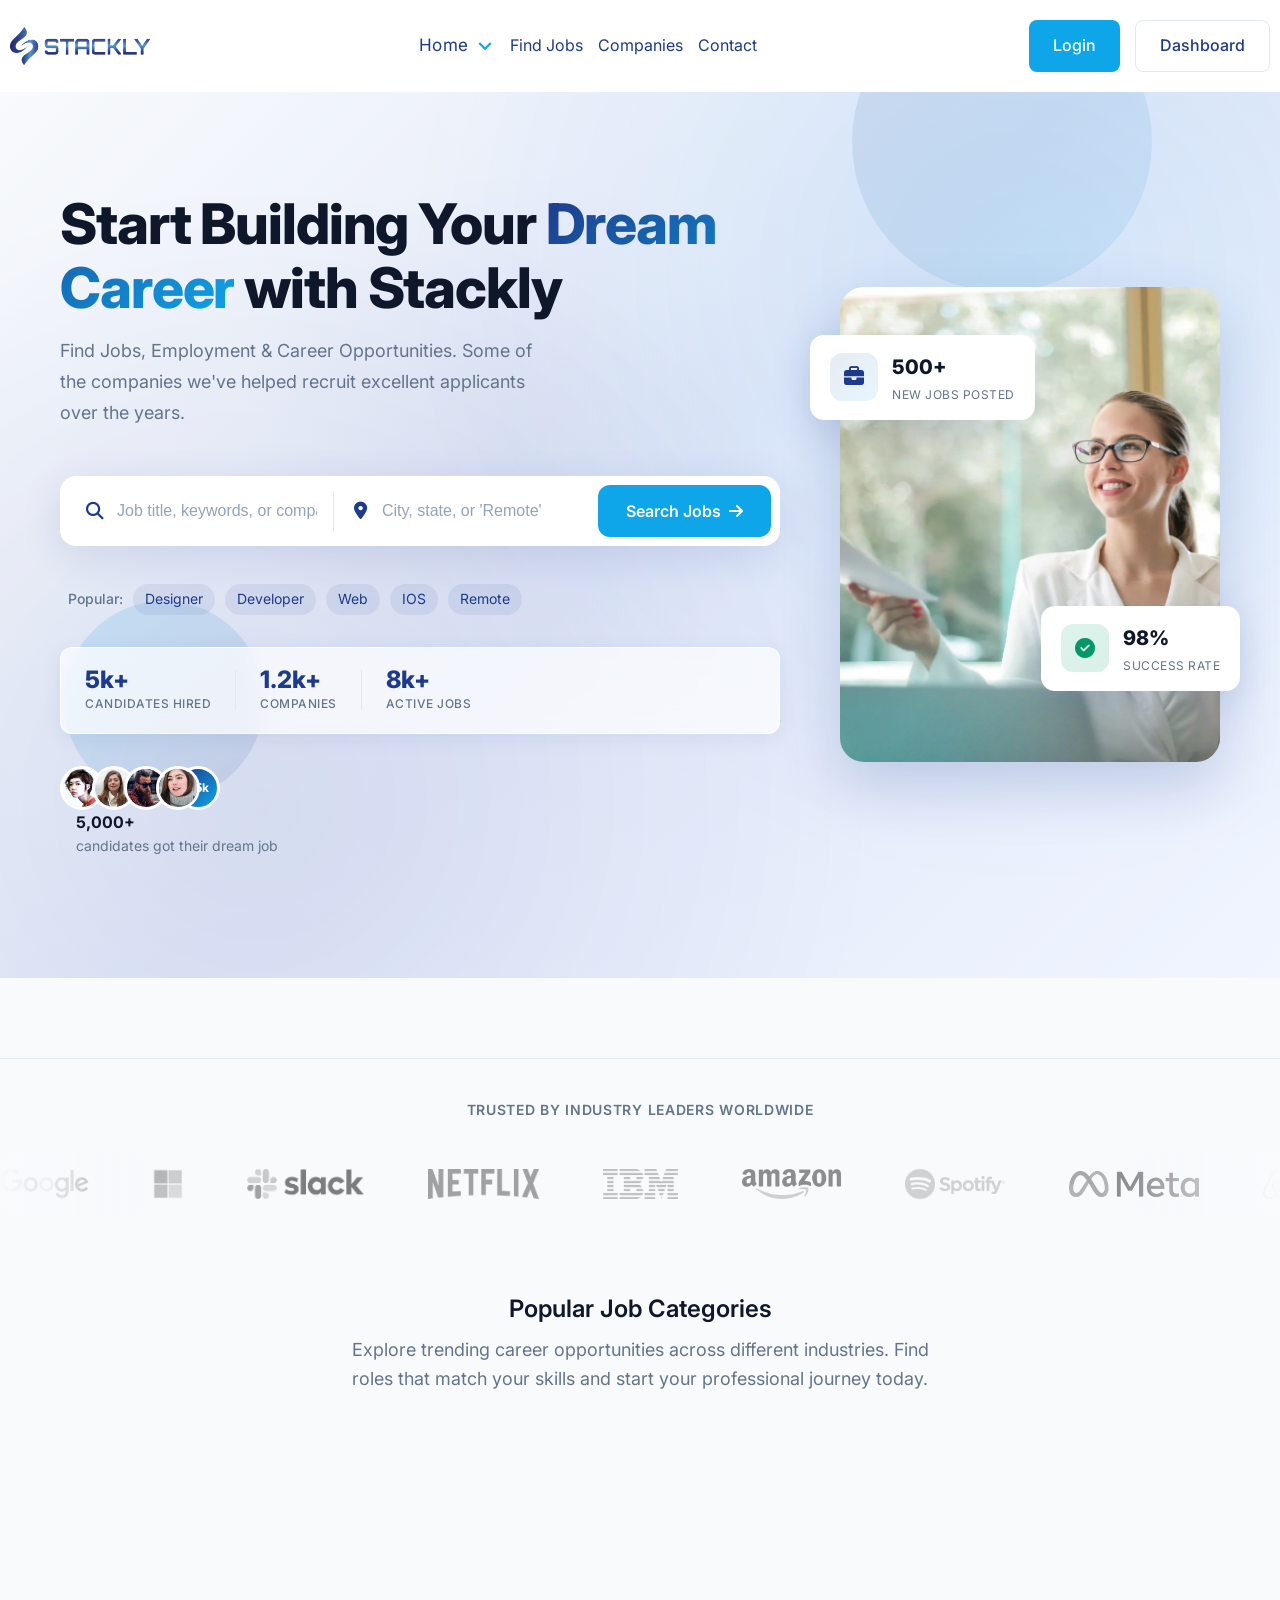
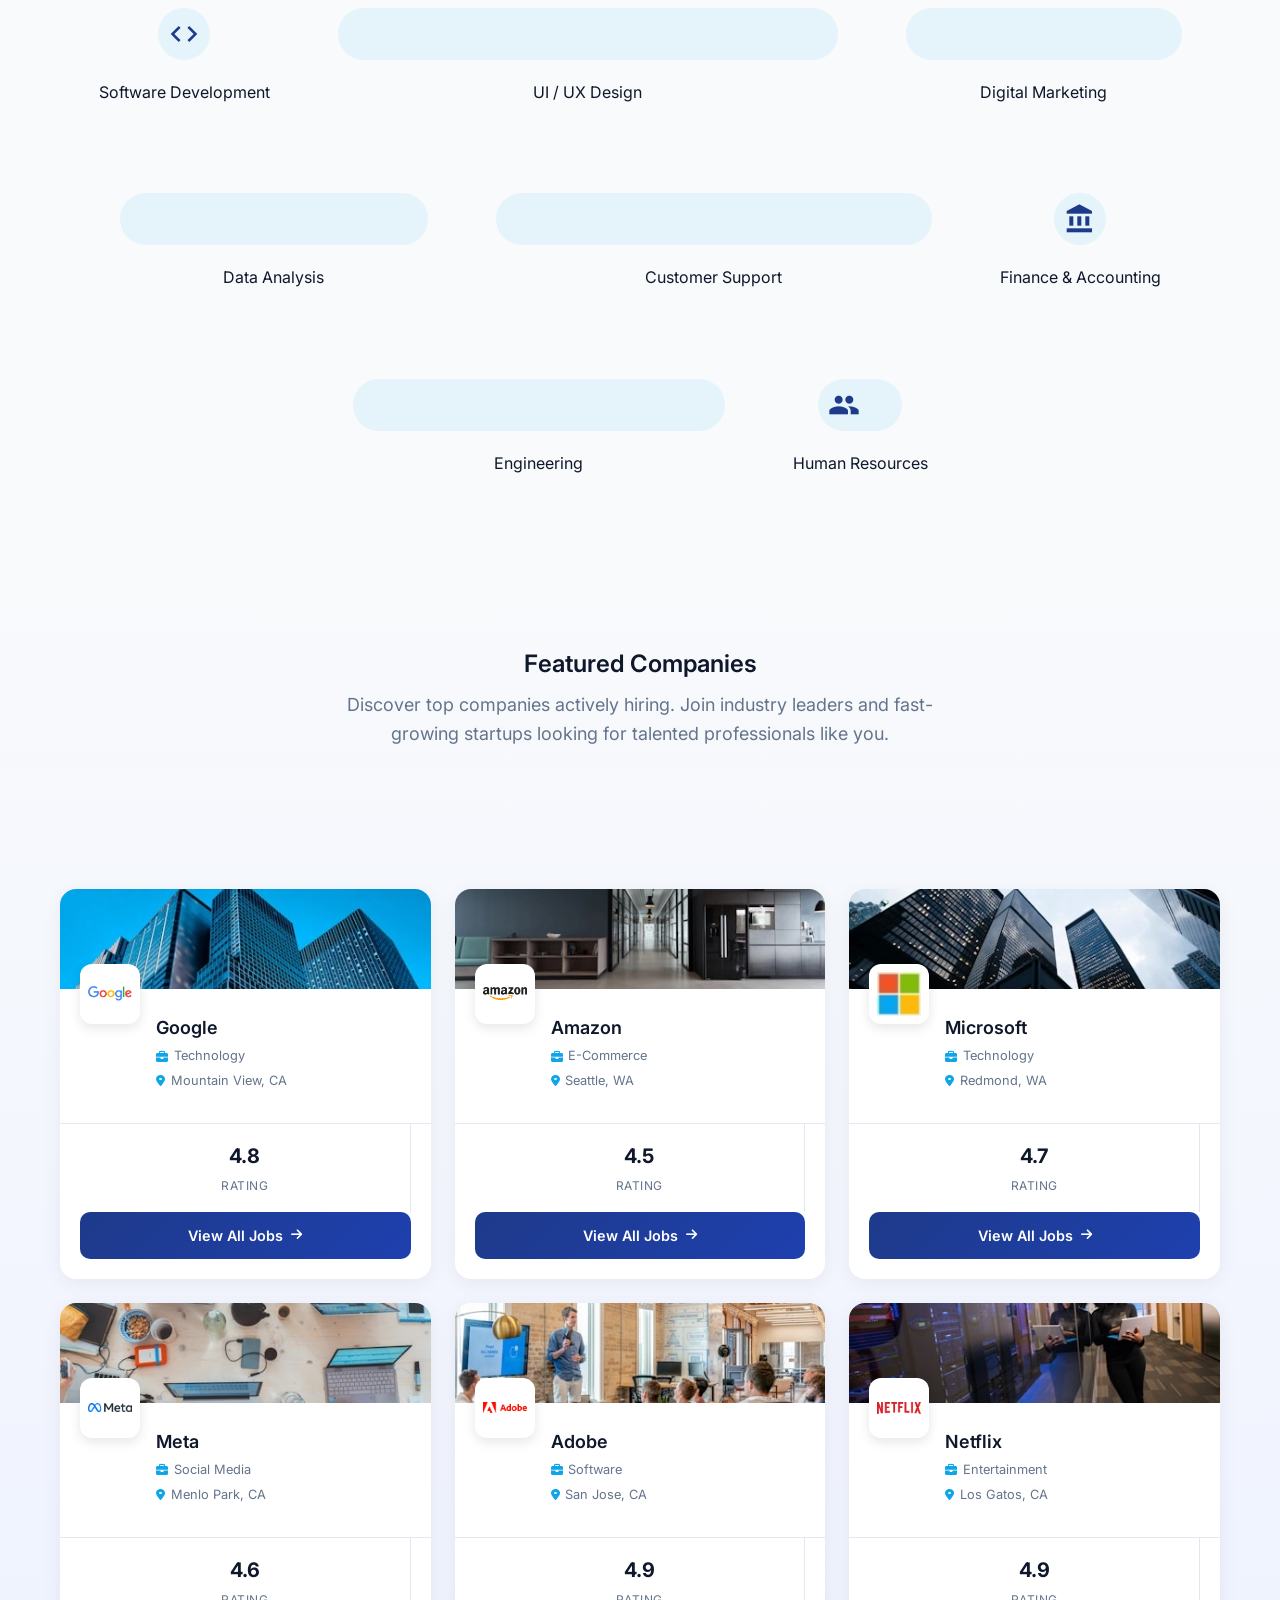
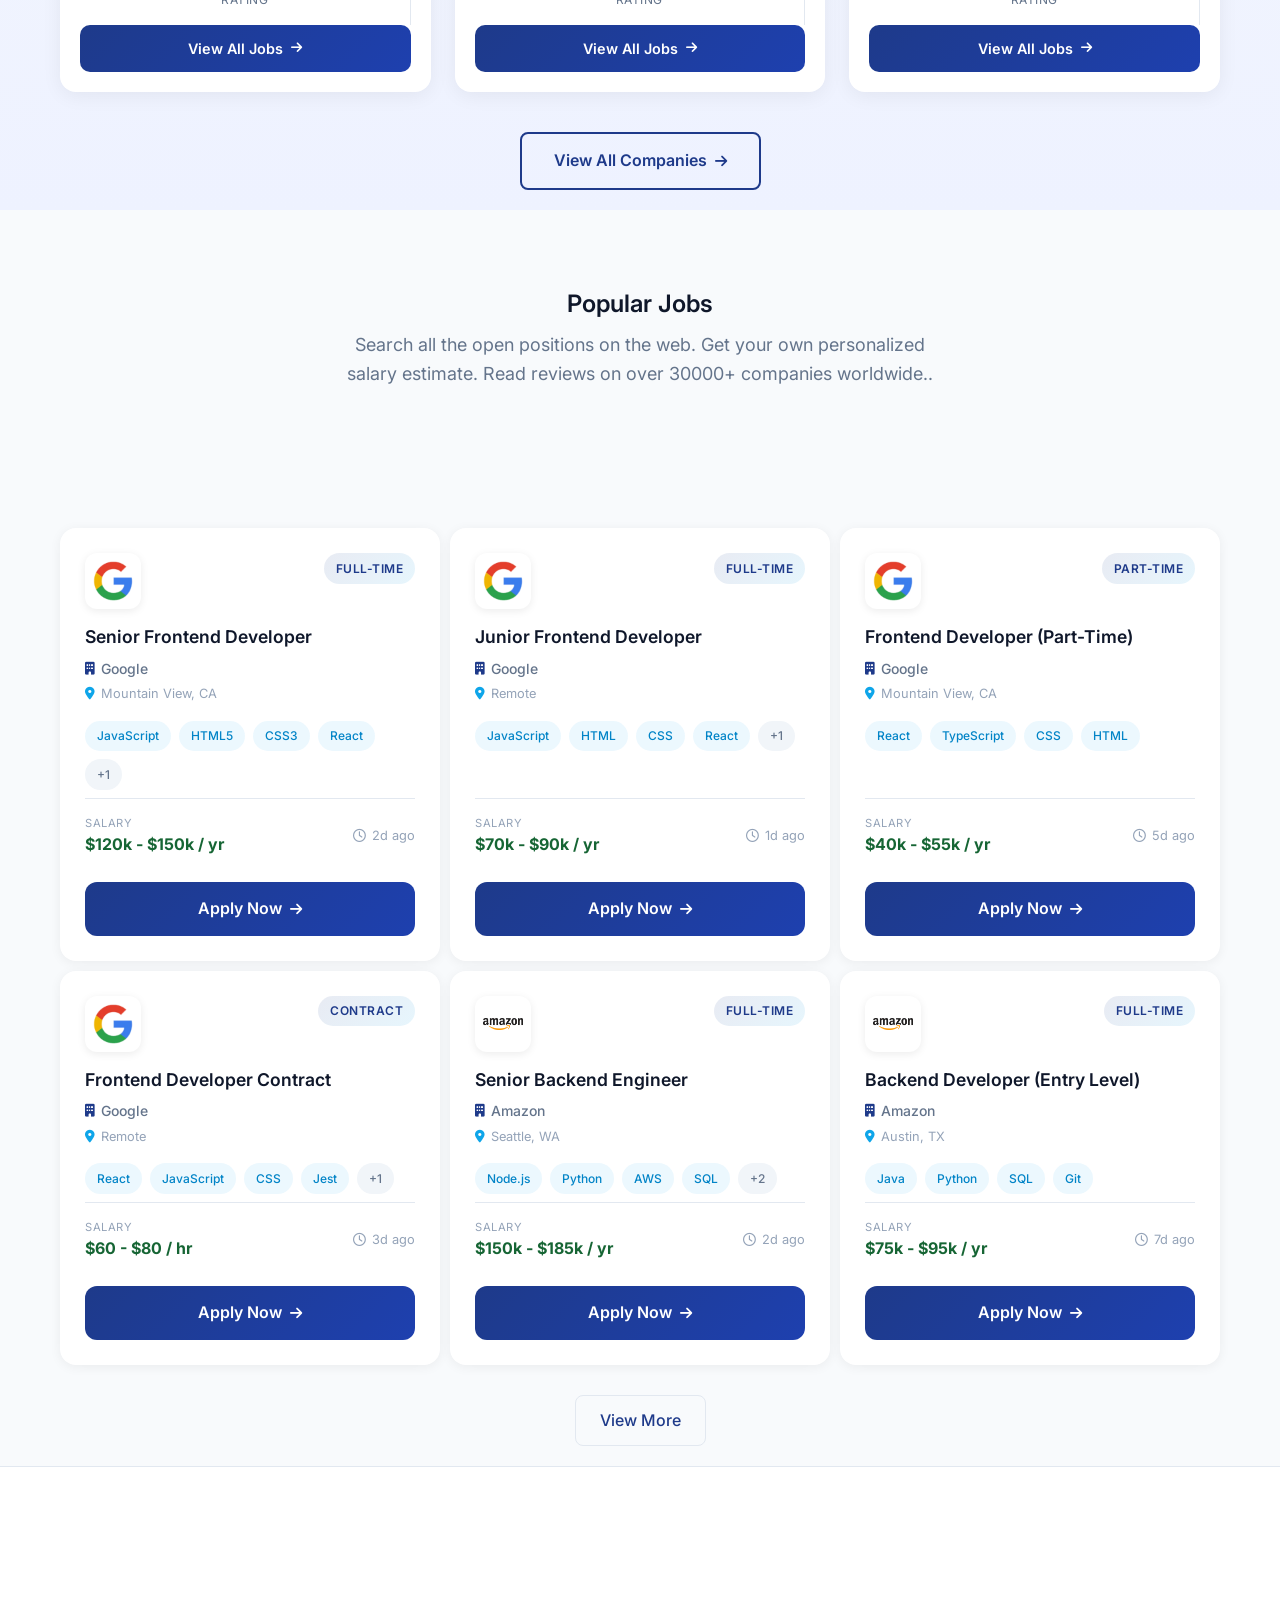
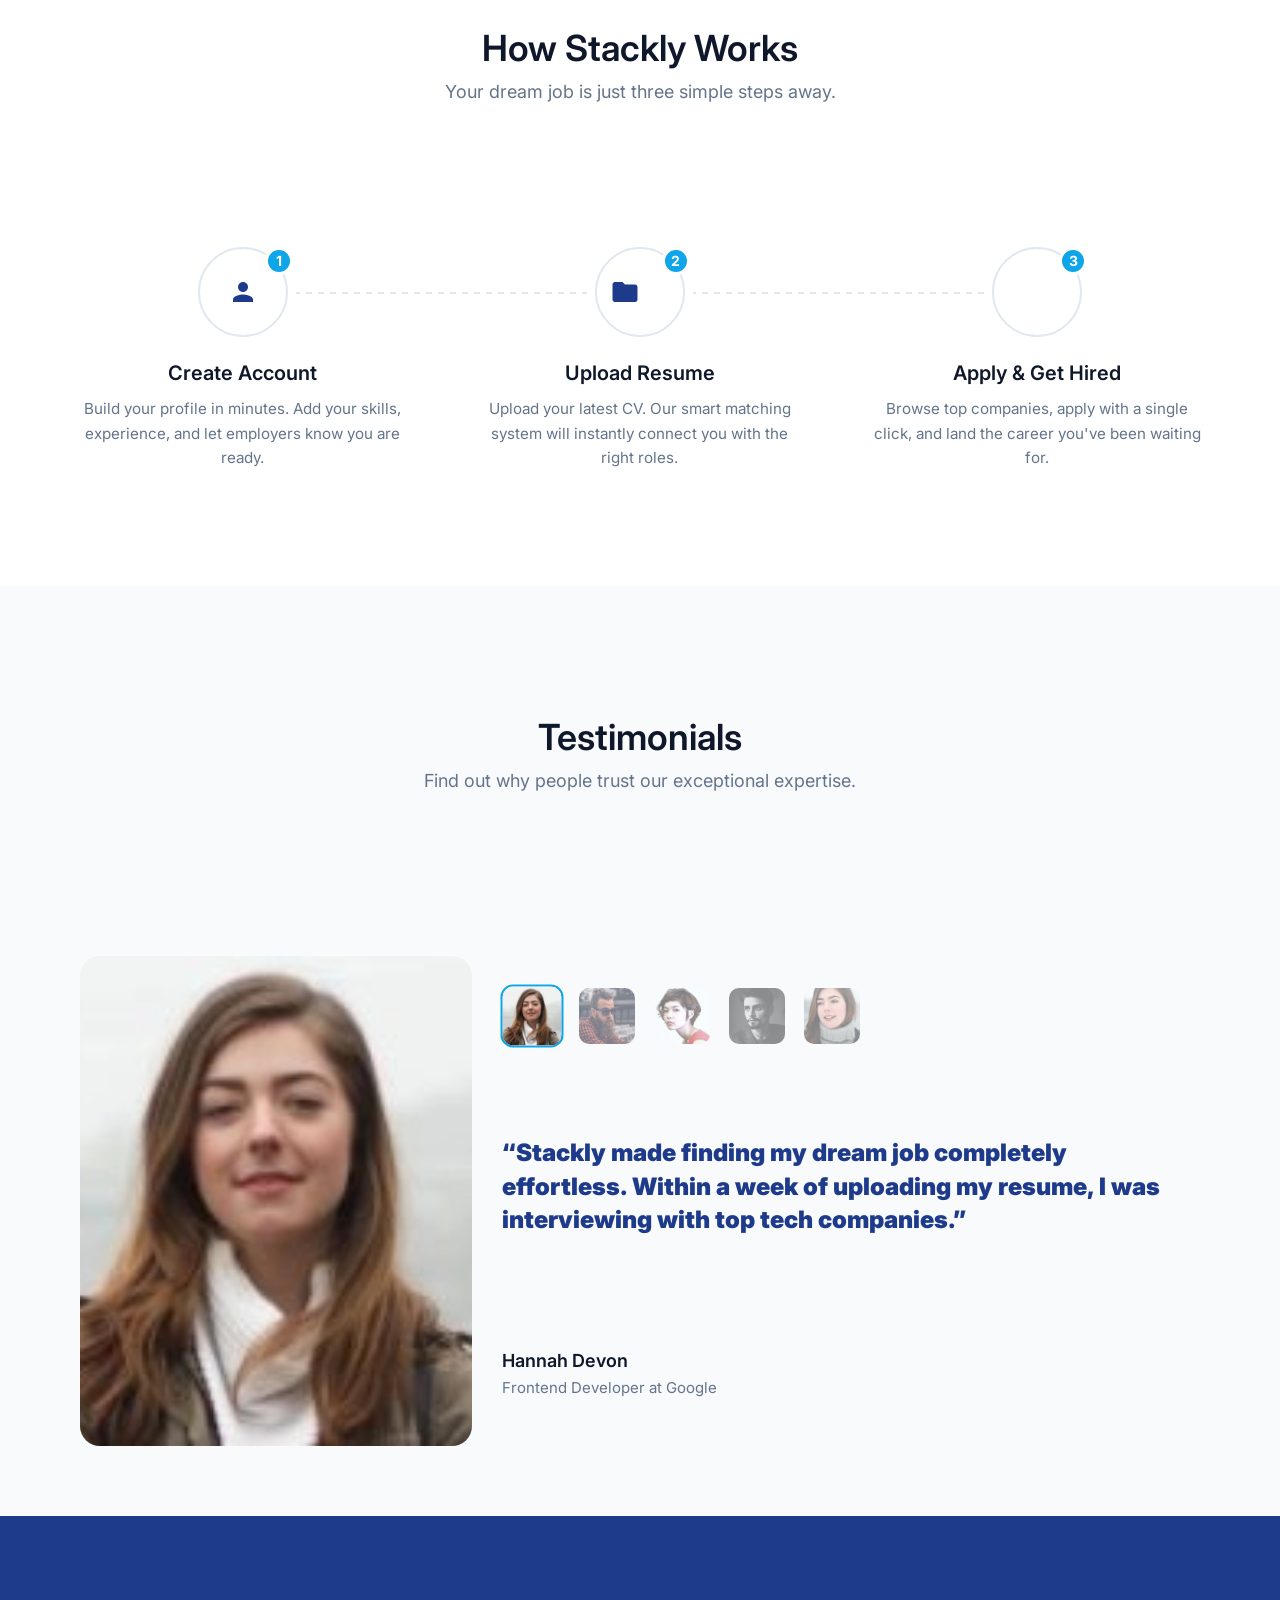
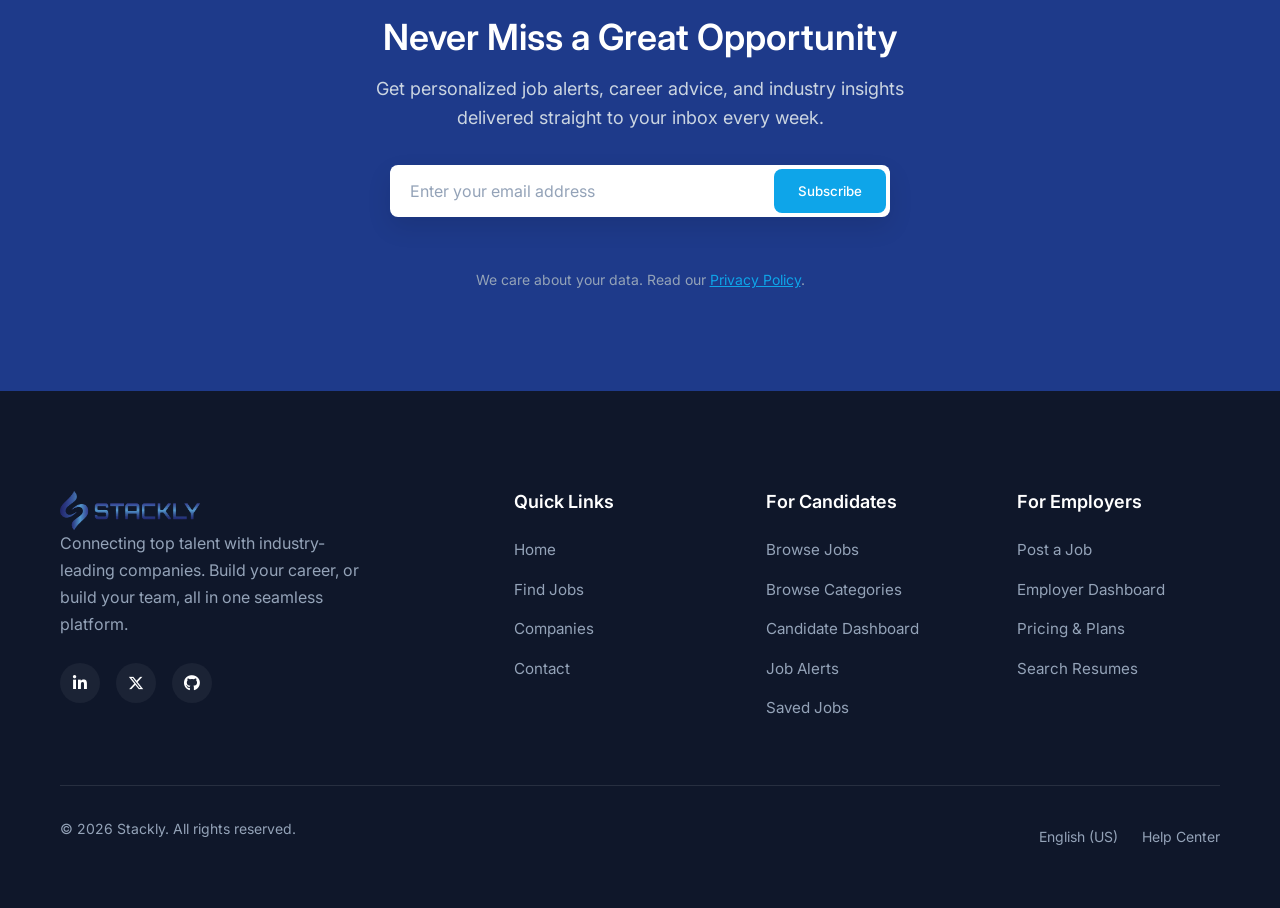
<file: index.html>
<!DOCTYPE html>
<html lang="en">

<head>
    <meta charset="UTF-8">
    <meta name="viewport" content="width=device-width, initial-scale=1.0">
    <title>Home - Job Portal </title>
    <meta name="description" content="Stackly Job portal helps you to find your dream job" />
    <link rel="stylesheet" href="shared.css">
    <link rel="stylesheet" href="style.css">
    <link href="https://fonts.googleapis.com/icon?family=Material+Icons" rel="stylesheet">
    <link
        href="https://fonts.googleapis.com/css2?family=Inter:wght@300;400;500;600;700;800&family=Outfit:wght@400;600;700;800;900&display=swap"
        rel="stylesheet" />
    <link rel="stylesheet" href="https://cdnjs.cloudflare.com/ajax/libs/font-awesome/6.5.1/css/all.min.css">
    <link href="https://unpkg.com/aos@2.3.1/dist/aos.css" rel="stylesheet">

</head>

<body>
    <header id="header">
        <div class="head-cls">
            <a href="index.html">
                <img src="./assets/Stackly-logo-Blue.webp" alt="Stackly Logo" class="logo">
            </a>
            <nav class="menu-items" id="navMenu">
                <div class="home-nav active">
                    <a href="index.html" class="home-btn nav-link">Home</a>
                    <span class="material-icons dropdown-icon" id="homeDropdownBtn">
                        expand_more
                    </span>
                    <div class="home-select" id="homeDropdown">
                        <a href="./Homepage2/index.html" class="nav-link">Home Page 2</a>
                    </div>
                </div>
                <a href="jobs-listing.html">Find Jobs</a>
                <a href="Company-listing.html">Companies</a>
                <a href="contact.html">Contact</a>
                <div class="close-btn material-icons" id="closeMenu">close</div>
                <div class="head-btns mob-view">
                    <a href="login.html" class="btn btn-primary">Login</a>
                    <a href="dashboard.html" class="btn btn-outline">Dashboard</a>
                </div>
            </nav>
            <div class="head-btns">
                <a href="login.html" class="btn btn-primary">Login</a>
                <a href="dashboard.html" class="btn btn-outline">Dashboard</a>
            </div>
            <div class="hamburger" id="hamburger">
                <span class="material-icons">menu</span>
            </div>
        </div>
    </header>
    <section class="hero-section">
        <div class="hero-bg-pattern"></div>
        <div class="hero-floating-shapes">
            <div class="shape shape-1"></div>
            <div class="shape shape-2"></div>
            <div class="shape shape-3"></div>
        </div>

        <div class="container">
            <div class="hero-content">

                <div class="hero-text-slider" id="textSlider">
                    <div class="slide-text active">
                        <h1 class="hero-head">
                            Start Building Your <span class="text-gradient">Dream Career</span> with Stackly
                        </h1>
                        <p class="hero-desc">Find Jobs, Employment & Career Opportunities. Some of the companies we've
                            helped recruit excellent applicants over the years.</p>
                    </div>
                    <div class="slide-text">
                        <h1 class="hero-head">
                            Discover <span class="text-gradient">Top Companies</span> Hiring Right Now
                        </h1>
                        <p class="hero-desc">Connect with industry-leading brands and fast-growing startups looking for
                            talent exactly like yours.</p>
                    </div>
                    <div class="slide-text">
                        <h1 class="hero-head">
                            Embrace <span class="text-gradient">Remote Work</span> From Anywhere
                        </h1>
                        <p class="hero-desc">Explore thousands of fully remote opportunities and build a career that
                            fits your lifestyle perfectly.</p>
                    </div>
                </div>

                <div class="hero-search-wrapper">
                    <div class="hero-search-box">

                        <div class="search-field">
                            <span class="search-icon">
                                <i class="fas fa-search"></i>
                            </span>

                            <input type="text" id="keywordInput" placeholder="Job title, keywords, or company"
                                class="search-input">
                        </div>

                        <div class="search-divider"></div>

                        <div class="search-field location-field">
                            <span class="search-icon">
                                <i class="fas fa-map-marker-alt"></i>
                            </span>

                            <input type="text" id="locationInput" placeholder="City, state, or 'Remote'"
                                class="search-input">
                        </div>

                        <button class="btn btn-primary btn-search" id="searchBtn">
                            <span class="btn-text">Search Jobs</span>
                            <span class="btn-icon">
                                <i class="fas fa-arrow-right"></i>
                            </span>
                        </button>

                    </div>

                    <span class="error-message" id="searchError"></span>
                    <div class="hero-popular-search">
                        <span class="popular-label">Popular:</span>
                        <span class="popular-tag">Designer</span>
                        <span class="popular-tag">Developer</span>
                        <span class="popular-tag">Web</span>
                        <span class="popular-tag">IOS</span>
                        <span class="popular-tag">Remote</span>
                    </div>
                </div>

                <div class="hero-trust-stats">
                    <div class="trust-item">
                        <span class="trust-number">5k+</span>
                        <span class="trust-label">Candidates Hired</span>
                    </div>
                    <div class="trust-divider"></div>
                    <div class="trust-item">
                        <span class="trust-number">1.2k+</span>
                        <span class="trust-label">Companies</span>
                    </div>
                    <div class="trust-divider"></div>
                    <div class="trust-item">
                        <span class="trust-number">8k+</span>
                        <span class="trust-label">Active Jobs</span>
                    </div>
                </div>

                <div class="hero">
                    <div class="avatar-stack-candidates">
                        <img src="./assets/review1.webp" alt="Candidate" class="avatar-img">
                        <img src="./assets/review2.webp" alt="Candidate" class="avatar-img">
                        <img src="./assets/review3.webp" alt="Candidate" class="avatar-img">
                        <img src="./assets/review4.webp" alt="Candidate" class="avatar-img">
                        <div class="avatar-more">+5k</div>
                    </div>
                    <div class="candidate-info">
                        <span class="candidate-count">5,000+</span>
                        <span class="candidate-text">candidates got their dream job</span>
                    </div>
                </div>

            </div>

            <div class="hero-image-wrapper">
                <div class="hero-img-container" id="imgSlider">
                    <img src="./assets/hero1.webp" alt="Team collaborating" class="slide-img active" loading="lazy">
                    <img src="./assets/hero2.webp" alt="Professional working" class="slide-img" loading="lazy">
                    <img src="./assets/hero3.webp" alt="Remote workspace" class="slide-img" loading="lazy">
                </div>
                <div class="hero-card card-1">
                    <div class="card-icon"><i class="fas fa-briefcase"></i></div>
                    <div class="card-content">
                        <span class="card-value">500+</span>
                        <span class="card-label">New Jobs Posted</span>
                    </div>
                </div>
                <div class="hero-card card-2">
                    <div class="card-icon success"><i class="fas fa-check-circle"></i></div>
                    <div class="card-content">
                        <span class="card-value">98%</span>
                        <span class="card-label">Success Rate</span>
                    </div>
                </div>
            </div>

        </div>
    </section>

    <section class="trust-section" data-aos="fade-up">
        <p class="trust-title">Trusted by industry leaders worldwide</p>

        <div class="marquee-container">
            <div class="marquee-track">

                <div class="marquee-logos">
                    <img src="./assets/logo-google.webp" alt="Google">
                    <img src="./assets/logo-microsoft.webp" alt="Microsoft">
                    <img src="./assets/logo-slack.webp" alt="Slack">
                    <img src="./assets/logo-netfilx.webp" alt="Netflix">
                    <img src="./assets/logo-ibm.webp" alt="IBM">
                    <img src="./assets/logo-amazon.webp" alt="Amazon">
                    <img src="./assets/logo-spotify.webp" alt="Spotify">
                    <img src="./assets/logo-meta.webp" alt="Meta">
                    <img src="./assets/logo-airbnb.webp" alt="Airbnb">
                    <img src="./assets/logo-agobe.webp" alt="Adobe">
                </div>

                <div class="marquee-logos" aria-hidden="true">
                    <img src="./assets/logo-google.webp" alt="Google">
                    <img src="./assets/logo-microsoft.webp" alt="Microsoft">
                    <img src="./assets/logo-slack.webp" alt="Slack">
                    <img src="./assets/logo-netfilx.webp" alt="Netflix">
                    <img src="./assets/logo-ibm.webp" alt="IBM">
                    <img src="./assets/logo-amazon.webp" alt="Amazon">
                    <img src="./assets/logo-spotify.webp" alt="Spotify">
                    <img src="./assets/logo-meta.webp" alt="Meta">
                    <img src="./assets/logo-airbnb.webp" alt="Airbnb">
                    <img src="./assets/logo-agobe.webp" alt="Adobe">
                </div>

            </div>
        </div>
    </section>
    <section class="job-categories">
        <div class="container">
            <div class="section-header">
                <h1>Popular Job Categories</h1>
                <p>Explore trending career opportunities across different industries. Find roles that match your skills
                    and start your professional journey today.</p>
            </div>

            <div class="categories-container">

                <div class="category-card" data-aos="fade-up" data-aos-delay="100">
                    <span class="material-icons">code</span>
                    <div class="category-name">Software Development</div>
                </div>

                <div class="category-card" data-aos="fade-up" data-aos-delay="200">
                    <span class="material-icons">design_services</span>
                    <div class="category-name">UI / UX Design</div>
                </div>

                <div class="category-card" data-aos="fade-up" data-aos-delay="300">
                    <span class="material-icons">campaign</span>
                    <div class="category-name">Digital Marketing</div>
                </div>

                <div class="category-card" data-aos="fade-up" data-aos-delay="400">
                    <span class="material-icons">bar_chart</span>
                    <div class="category-name">Data Analysis</div>
                </div>

                <div class="category-card" data-aos="fade-up" data-aos-delay="500">
                    <span class="material-icons">support_agent</span>
                    <div class="category-name">Customer Support</div>
                </div>

                <div class="category-card" data-aos="fade-up" data-aos-delay="600">
                    <span class="material-icons">account_balance</span>
                    <div class="category-name">Finance & Accounting</div>
                </div>

                <div class="category-card" data-aos="fade-up" data-aos-delay="700">
                    <span class="material-icons">engineering</span>
                    <div class="category-name">Engineering</div>
                </div>

                <div class="category-card" data-aos="fade-up" data-aos-delay="800">
                    <span class="material-icons">groups</span>
                    <div class="category-name">Human Resources</div>
                </div>

            </div>
        </div>
    </section>
    <section class="featured-companies">
        <div class="container">
            <div class="section-header">
                <h1>Featured Companies</h1>
                <p>Discover top companies actively hiring. Join industry leaders and fast-growing startups looking for
                    talented professionals like you.</p>
            </div>

            <div class="companies-grid">
                <div class="company-card" data-aos="fade-down" data-aos-delay="100">
                    <div class="company-banner">
                        <img src="./assets/company1.webp" alt="Office">
                    </div>
                    <div class="company-info">
                        <div class="company-logo-large">
                            <img src="./assets/logo-google.webp" alt="Google">
                        </div>
                        <div class="company-details">
                            <h3>Google</h3>
                            <p class="company-industry"><i class="fas fa-briefcase"></i> Technology</p>
                            <p class="company-location"><i class="fas fa-map-marker-alt"></i> Mountain View, CA</p>
                        </div>
                    </div>
                    <div class="company-stats">
                        <div class="stat">
                            <span class="stat-value">4.8</span>
                            <span class="stat-label">Rating</span>
                        </div>
                    </div>
                    <a href="company.html?company=Google" class="btn-view-jobs" data-company="Google">View All Jobs <i
                            class="fas fa-arrow-right"></i></a>
                </div>

                <div class="company-card" data-aos="fade-down" data-aos-delay="200">
                    <div class="company-banner">
                        <img src="./assets/company2.webp" alt="Office">
                    </div>
                    <div class="company-info">
                        <div class="company-logo-large">
                            <img src="./assets/logo-amazon.webp" alt="Amazon">
                        </div>
                        <div class="company-details">
                            <h3>Amazon</h3>
                            <p class="company-industry"><i class="fas fa-briefcase"></i> E-Commerce</p>
                            <p class="company-location"><i class="fas fa-map-marker-alt"></i> Seattle, WA</p>
                        </div>
                    </div>
                    <div class="company-stats">
                        <div class="stat">
                            <span class="stat-value">4.5</span>
                            <span class="stat-label">Rating</span>
                        </div>
                    </div>
                    <a href="company.html?company=Amazon" class="btn-view-jobs" data-company="Amazon">View All Jobs <i
                            class="fas fa-arrow-right"></i></a>
                </div>

                <div class="company-card" data-aos="fade-down" data-aos-delay="300">
                    <div class="company-banner">
                        <img src="./assets/company3.webp" alt="Office">
                    </div>
                    <div class="company-info">
                        <div class="company-logo-large">
                            <img src="./assets/logo-microsoft.webp" alt="Microsoft">
                        </div>
                        <div class="company-details">
                            <h3>Microsoft</h3>
                            <p class="company-industry"><i class="fas fa-briefcase"></i> Technology</p>
                            <p class="company-location"><i class="fas fa-map-marker-alt"></i> Redmond, WA</p>
                        </div>
                    </div>
                    <div class="company-stats">
                        <div class="stat">
                            <span class="stat-value">4.7</span>
                            <span class="stat-label">Rating</span>
                        </div>
                    </div>
                    <a href="company.html?company=Microsoft" class="btn-view-jobs" data-company="Microsoft">View All
                        Jobs <i class="fas fa-arrow-right"></i></a>
                </div>

                <div class="company-card" data-aos="fade-down" data-aos-delay="400">
                    <div class="company-banner">
                        <img src="./assets/company4.webp" alt="Office">
                    </div>
                    <div class="company-info">
                        <div class="company-logo-large">
                            <img src="./assets/logo-meta.webp" alt="Meta">
                        </div>
                        <div class="company-details">
                            <h3>Meta</h3>
                            <p class="company-industry"><i class="fas fa-briefcase"></i> Social Media</p>
                            <p class="company-location"><i class="fas fa-map-marker-alt"></i> Menlo Park, CA</p>
                        </div>
                    </div>
                    <div class="company-stats">
                        <div class="stat">
                            <span class="stat-value">4.6</span>
                            <span class="stat-label">Rating</span>
                        </div>
                    </div>
                    <a href="company.html?company=Meta" class="btn-view-jobs" data-company="Meta">View All Jobs <i
                            class="fas fa-arrow-right"></i></a>
                </div>

                <div class="company-card" data-aos="fade-down" data-aos-delay="500">
                    <div class="company-banner">
                        <img src="./assets/company5.webp" alt="Office">
                    </div>
                    <div class="company-info">
                        <div class="company-logo-large">
                            <img src="./assets/logo-agobe.webp" alt="Adobe">
                        </div>
                        <div class="company-details">
                            <h3>Adobe</h3>
                            <p class="company-industry"><i class="fas fa-briefcase"></i> Software</p>
                            <p class="company-location"><i class="fas fa-map-marker-alt"></i> San Jose, CA</p>
                        </div>
                    </div>
                    <div class="company-stats">
                        <div class="stat">
                            <span class="stat-value">4.9</span>
                            <span class="stat-label">Rating</span>
                        </div>
                    </div>
                    <a href="company.html?company=Adobe" class="btn-view-jobs" data-company="Adobe">View All Jobs <i
                            class="fas fa-arrow-right"></i></a>
                </div>

                <div class="company-card" data-aos="fade-down" data-aos-delay="600">
                    <div class="company-banner">
                        <img src="./assets/company6.webp" alt="Office">
                    </div>
                    <div class="company-info">
                        <div class="company-logo-large">
                            <img src="./assets/logo-netfilx.webp" alt="Netflix">
                        </div>
                        <div class="company-details">
                            <h3>Netflix</h3>
                            <p class="company-industry"><i class="fas fa-briefcase"></i> Entertainment</p>
                            <p class="company-location"><i class="fas fa-map-marker-alt"></i> Los Gatos, CA</p>
                        </div>
                    </div>
                    <div class="company-stats">
                        <div class="stat">
                            <span class="stat-value">4.9</span>
                            <span class="stat-label">Rating</span>
                        </div>
                    </div>
                    <a href="company.html?company=Netflix" class="btn-view-jobs" data-company="Netflix">View All Jobs <i
                            class="fas fa-arrow-right"></i></a>
                </div>
            </div>
            <div class="section-cta">
                <a href="Company-listing.html" class="btn btn-outline btn-lg">View All Companies <i
                        class="fas fa-arrow-right"></i></a>
            </div>
        </div>
    </section>

    <section class="pop-jobs">
        <div class="container">
            <div class="section-header">
                <h1>Popular Jobs</h1>
                <p>Search all the open positions on the web. Get your own personalized salary estimate. Read reviews on
                    over 30000+ companies worldwide..</p>
            </div>
            <div class="jobs-container">
                <div class="job-grid" id="jobListingsContainer">

                </div>
                <a href="jobs-listing.html" class="btn btn-outline">View More</a>
            </div>
        </div>
    </section>
    <section class="how-it-works-section">
        <div class="container">

            <div class="section-header text-center">
                <h2>How Stackly Works</h2>
                <p>Your dream job is just three simple steps away.</p>
            </div>

            <div class="process-grid">

                <div class="process-step" data-aos="fade">
                    <div class="step-icon-wrapper">
                        <div class="step-number">1</div>
                        <div class="step-icon">
                            <span class="material-icons">person</span>

                        </div>
                    </div>
                    <h3 class="step-title">Create Account</h3>
                    <p class="step-desc">Build your profile in minutes. Add your skills, experience, and let employers
                        know you are ready.</p>
                </div>

                <div class="process-step" data-aos="fade">
                    <div class="step-icon-wrapper">
                        <div class="step-number">2</div>
                        <div class="step-icon">
                            <span class="material-icons">drive_folder_upload</span>

                        </div>
                    </div>
                    <h3 class="step-title">Upload Resume</h3>
                    <p class="step-desc">Upload your latest CV. Our smart matching system will instantly connect you
                        with the right roles.</p>
                </div>

                <div class="process-step" data-aos="fade">
                    <div class="step-icon-wrapper">
                        <div class="step-number">3</div>
                        <div class="step-icon">
                            <span class="material-icons">celebration</span>
                        </div>
                    </div>
                    <h3 class="step-title">Apply & Get Hired</h3>
                    <p class="step-desc">Browse top companies, apply with a single click, and land the career you've
                        been waiting for.</p>
                </div>

            </div>
        </div>
    </section>
    <section class="testimonial" data-aos="fade-up">
        <div class="container">
            <div class="section-header text-center">
                <h2>Testimonials</h2>
                <p>Find out why people trust our exceptional expertise.</p>
            </div>
            <div class="testimonial-container">
                <div class="testimonial-image-col">
                    <img src="" alt="Selected Person" id="main-testimonial-img">
                </div>
                <div class="testimonial-content">
                    <div class="testimonial-avatars">
                        <img src="./assets/review2.webp" alt="Person 1" class="avatar active" data-index="0">
                        <img src="./assets/review3.webp" alt="Person 2" class="avatar" data-index="1">
                        <img src="./assets/review1.webp" alt="Person 3" class="avatar" data-index="2">
                        <img src="./assets/review5.webp" alt="Person 4" class="avatar" data-index="3">
                        <img src="./assets/review4.webp" alt="Person 5" class="avatar" data-index="4">
                    </div>
                    <div class="testimonial-text-col">
                        <blockquote id="testimonial-quote">
                        </blockquote>
                        <div class="testimonial-author">
                            <h4 id="author-name"></h4>
                            <p id="author-role"></p>
                        </div>
                    </div>
                </div>
            </div>
        </div>
    </section>
    <section class="newsletter-section" data-aos="fade-down">
        <div class="container newsletter-container">
            <div class="newsletter-content">
                <h2>Never Miss a Great Opportunity</h2>
                <p>Get personalized job alerts, career advice, and industry insights delivered straight to your inbox
                    every week.</p>

                <form id="newsletterForm" class="newsletter-form" novalidate>
                    <div class="input-group">
                        <input type="email" id="newsletterEmail" class="form-control"
                            placeholder="Enter your email address" autocomplete="email">
                        <button type="submit" class="btn btn-primary">Subscribe</button>
                    </div>
                    <span id="newsletterMessage" class="validation-message"></span>
                </form>

                <p class="privacy-note">We care about your data. Read our <a href="404page.html">Privacy Policy</a>.</p>
            </div>
        </div>
    </section>
    <footer class="site-footer">
        <div class="container">
            <div class="footer-grid">

                <div class="footer-brand-col">
                    <img src="./assets/Stackly-logo-Blue.webp" alt="Logo" class="logo">
                    <p class="footer-bio">
                        Connecting top talent with industry-leading companies. Build your career, or build your team,
                        all in one seamless platform.
                    </p>
                    <div class="social-links">
                        <a href="404page.html" aria-label="LinkedIn" class="social-icon">
                            <i class="fa-brands fa-linkedin-in"></i>
                        </a>
                        <a href="404page.html" aria-label="Twitter" class="social-icon">
                            <i class="fa-brands fa-x-twitter"></i>
                        </a>
                        <a href="404page.html" aria-label="GitHub" class="social-icon">
                            <i class="fa-brands fa-github"></i>
                        </a>
                    </div>
                </div>
                <div class="footer-links-col">
                    <h4 class="footer-title">Quick Links</h4>
                    <ul class="footer-list">
                        <li><a href="index.html">Home</a></li>
                        <li><a href="jobs-listing.html">Find Jobs</a></li>
                        <li><a href="Company-listing.html">Companies</a></li>
                        <li><a href="contact.html">Contact</a></li>
                    </ul>
                </div>
                <div class="footer-links-col">
                    <h4 class="footer-title">For Candidates</h4>
                    <ul class="footer-list">
                        <li><a href="404page.html">Browse Jobs</a></li>
                        <li><a href="404page.html">Browse Categories</a></li>
                        <li><a href="404page.html">Candidate Dashboard</a></li>
                        <li><a href="404page.html">Job Alerts</a></li>
                        <li><a href="404page.html">Saved Jobs</a></li>
                    </ul>
                </div>

                <div class="footer-links-col">
                    <h4 class="footer-title">For Employers</h4>
                    <ul class="footer-list">
                        <li><a href="404page.html">Post a Job</a></li>
                        <li><a href="404page.html">Employer Dashboard</a></li>
                        <li><a href="404page.html">Pricing & Plans</a></li>
                        <li><a href="404page.html">Search Resumes</a></li>
                    </ul>
                </div>
            </div>
            <div class="footer-bottom">
                <p>&copy; 2026 Stackly. All rights reserved.</p>
                <div class="footer-bottom-links">
                    <a href="404page.html">English (US)</a>
                    <a href="404page.html">Help Center</a>
                </div>
            </div>
        </div>
    </footer>
    <script src="https://unpkg.com/aos@2.3.1/dist/aos.js"></script>
    <script>
        AOS.init({
            duration: 1000,
            once: true,
            offset: 100
        });
    </script>
    <script src="script.js"></script>
    <script>
        document.addEventListener("DOMContentLoaded", () => {
            const textSlides = document.querySelectorAll('.slide-text');
            const imgSlides = document.querySelectorAll('.slide-img');
            let currentSlide = 0;
            const slideInterval = 4000;

            function nextSlide() {
                textSlides[currentSlide].classList.remove('active');
                imgSlides[currentSlide].classList.remove('active');
                currentSlide = (currentSlide + 1) % textSlides.length;
                textSlides[currentSlide].classList.add('active');
                imgSlides[currentSlide].classList.add('active');
            }

            setInterval(nextSlide, slideInterval);
        });
        document.addEventListener('DOMContentLoaded', () => {

            const jobContainer = document.getElementById('jobListingsContainer');
            if (!jobContainer) return;
            const urlParams = new URLSearchParams(window.location.search);
            const companyFilter = urlParams.get('company');

            loadJobs(companyFilter);

            async function loadJobs(company) {

                try {

                    const response = await fetch('./jobs.json');

                    if (!response.ok) {
                        throw new Error("Failed to load jobs.json");
                    }

                    let jobs = await response.json();

                    if (company) {
                        jobs = jobs.filter(job => job.company.toLowerCase() === company.toLowerCase());

                        if (jobs.length > 0) {
                            document.querySelector('.pop-jobs .section-header h1').textContent = `Jobs at ${company}`;
                            document.querySelector('.pop-jobs .section-header p').textContent = `Showing ${jobs.length} job${jobs.length !== 1 ? 's' : ''} at ${company}`;
                        }
                    }

                    jobContainer.innerHTML = '';

                    if (jobs.length === 0) {
                        jobContainer.innerHTML = '<p class="no-jobs-message">No jobs found for this company.</p>';
                        return;
                    }
                    const recentJobs = jobs.slice(0, 6);

                    recentJobs.forEach(job => {

                        const tags = job.tags || job.skills || [];

                        const tagsHTML = tags.slice(0, 4).map(tag =>
                            `<span class="skill-tag">${tag}</span>`
                        ).join('');

                        const cardHTML = `
                <div class="job-card-new"  data-aos="fade-up">
                    <div class="card-header">
                        <div class="company-logo-wrapper">
                            <img src="${job.logo}" alt="${job.company}" class="company-logo">
                        </div>
                        <div class="job-type-badge">${job.type || 'Full-Time'}</div>
                    </div>
                    
                    <div class="card-body">
                        <h3 class="job-title">
                            <a href="job-desc.html?id=${job.id}">${job.title}</a>
                        </h3>
                        <p class="company-name">
                            <i class="fas fa-building"></i> ${job.company}
                        </p>
                        <p class="job-location">
                            <i class="fas fa-map-marker-alt"></i> ${job.location}
                        </p>
                        
                        <div class="skills-row">
                            ${tagsHTML}
                            ${tags.length > 4 ? `<span class="skill-tag skill-more">+${tags.length - 4}</span>` : ''}
                        </div>
                    </div>
                    
                    <div class="card-footer">
                        <div class="salary-wrapper">
                            <span class="salary-label">Salary</span>
                            <span class="salary-value">${job.salary}</span>
                        </div>
                        <div class="job-meta-info">
                            <span class="posted-time"><i class="far fa-clock"></i> ${job.posted ? job.posted + 'd ago' : 'Recently'}</span>
                        </div>
                    </div>
                    
                    <a href="job-desc.html?id=${job.id}" class="btn-apply-card">
                        Apply Now <i class="fas fa-arrow-right"></i>
                    </a>
                </div>
                `;

                        jobContainer.insertAdjacentHTML('beforeend', cardHTML);

                    });

                } catch (error) {

                    console.error('Error loading jobs:', error);

                    jobContainer.innerHTML =
                        `<p class="error-msg">⚠ Unable to load jobs. Please try again later.</p>`;

                }

            }
            document.getElementById("searchBtn").addEventListener("click", function () {

                const keyword = document.getElementById("keywordInput").value.trim();
                const location = document.getElementById("locationInput").value.trim();
                const error = document.getElementById("searchError");

                error.textContent = "";

                if (keyword === "" && location === "") {
                    error.textContent = "Please enter a job title or location.";
                    return;
                }

                const params = new URLSearchParams();

                if (keyword) {
                    params.append("keyword", keyword);
                }

                if (location) {
                    params.append("location", location);
                }

                window.location.href = "jobs-listing.html?" + params.toString();
            });
        });
        document.addEventListener('DOMContentLoaded', () => {
            const testimonials = [
                {
                    largeImg: './assets/review2.webp',
                    quote: '“Stackly made finding my dream job completely effortless. Within a week of uploading my resume, I was interviewing with top tech companies.”',
                    name: 'Hannah Devon',
                    role: 'Frontend Developer at Google'
                },
                {
                    largeImg: './assets/review3.webp',
                    quote: '“We used to struggle to find qualified candidates. Since we started posting our open roles here, our hiring time has been cut in half.”',
                    name: 'Mark Henderson',
                    role: 'Talent Acquisition Lead, InnovateTech'
                },
                {
                    largeImg: './assets/review1.webp',
                    quote: '“The smart matching system is incredible. It instantly connected me with fully remote opportunities that perfectly fit my skill set.”',
                    name: 'Sarah Jenkins',
                    role: 'Remote UI/UX Designer'
                },
                {
                    largeImg: './assets/review5.webp',
                    quote: '“The quality of applicants we receive through this platform is unmatched. It is our go-to solution for building out our engineering teams.”',
                    name: 'David Chen',
                    role: 'VP of Engineering, Apex Solutions'
                },
                {
                    largeImg: './assets/review4.webp',
                    quote: '“I transitioned into a totally new industry seamlessly thanks to their job alerts. I highly recommend this portal to any job seeker.”',
                    name: 'Michelle Dubois',
                    role: 'Data Analyst at Spotify'
                }
            ];

            const avatars = document.querySelectorAll('.avatar');
            const mainImg = document.getElementById('main-testimonial-img');
            const quote = document.getElementById('testimonial-quote');
            const name = document.getElementById('author-name');
            const role = document.getElementById('author-role');

            let currentIndex = 0;
            let autoPlayTimer;
            const slideDuration = 5000;

            function updateTestimonial(index) {
                currentIndex = parseInt(index);
                const data = testimonials[currentIndex];
                mainImg.style.opacity = 0;
                setTimeout(() => {
                    mainImg.src = data.largeImg;
                    mainImg.alt = data.name;
                    mainImg.style.opacity = 1;
                }, 200);

                quote.textContent = data.quote;
                name.textContent = data.name;
                role.textContent = data.role;

                avatars.forEach(avatar => avatar.classList.remove('active'));
                if (avatars[currentIndex]) {
                    avatars[currentIndex].classList.add('active');
                }
            }

            function startAutoPlay() {
                autoPlayTimer = setInterval(() => {
                    let nextIndex = (currentIndex + 1) % testimonials.length;
                    updateTestimonial(nextIndex);
                }, slideDuration);
            }

            function resetAutoPlay() {
                clearInterval(autoPlayTimer);
                startAutoPlay();
            }

            avatars.forEach(avatar => {
                avatar.addEventListener('click', function () {
                    const index = this.getAttribute('data-index');
                    updateTestimonial(index);
                    resetAutoPlay();
                });
            });

            if (testimonials.length > 0 && mainImg) {
                updateTestimonial(0);
                startAutoPlay();
            }
        });
        document.addEventListener('DOMContentLoaded', () => {
            const form = document.getElementById('newsletterForm');
            const emailInput = document.getElementById('newsletterEmail');
            const messageEl = document.getElementById('newsletterMessage');
            const emailRegex = /^[^\s@]+@[^\s@]+\.[^\s@]+$/;

            form.addEventListener('submit', (e) => {
                e.preventDefault();

                const emailValue = emailInput.value.trim();
                if (emailValue === '') {
                    showMessage('Please enter an email address.', 'error');
                    return;
                }
                if (!emailRegex.test(emailValue)) {
                    showMessage('Please enter a valid email address.', 'error');
                    return;
                }

                showMessage('Subscribing...', 'success');

                setTimeout(() => {
                    window.location.href = '404page.html';
                    form.reset();

                    setTimeout(() => {
                        messageEl.classList.remove('show');
                    }, 4000);

                }, 1000);
            });

            function showMessage(text, type) {
                messageEl.textContent = text;
                messageEl.className = 'validation-message show';
                messageEl.classList.add(type);
            }
            emailInput.addEventListener('input', () => {
                if (messageEl.classList.contains('error')) {
                    messageEl.classList.remove('show');
                }
            });
        });
        const homeDropdownBtn = document.getElementById("homeDropdownBtn");
        const homeDropdown = document.getElementById("homeDropdown");
        const icon = document.querySelector(".dropdown-icon");

        homeDropdownBtn.addEventListener("click", () => {
            homeDropdown.classList.toggle("show");
            icon.classList.toggle("rotate");
        });
        document.addEventListener("click", (e) => {
            if (!homeDropdown.contains(e.target) && !homeDropdownBtn.contains(e.target)) {
                homeDropdown.classList.remove("show");
                icon.classList.remove("rotate");
            }
        });
    </script>
</body>

</html>
</file>
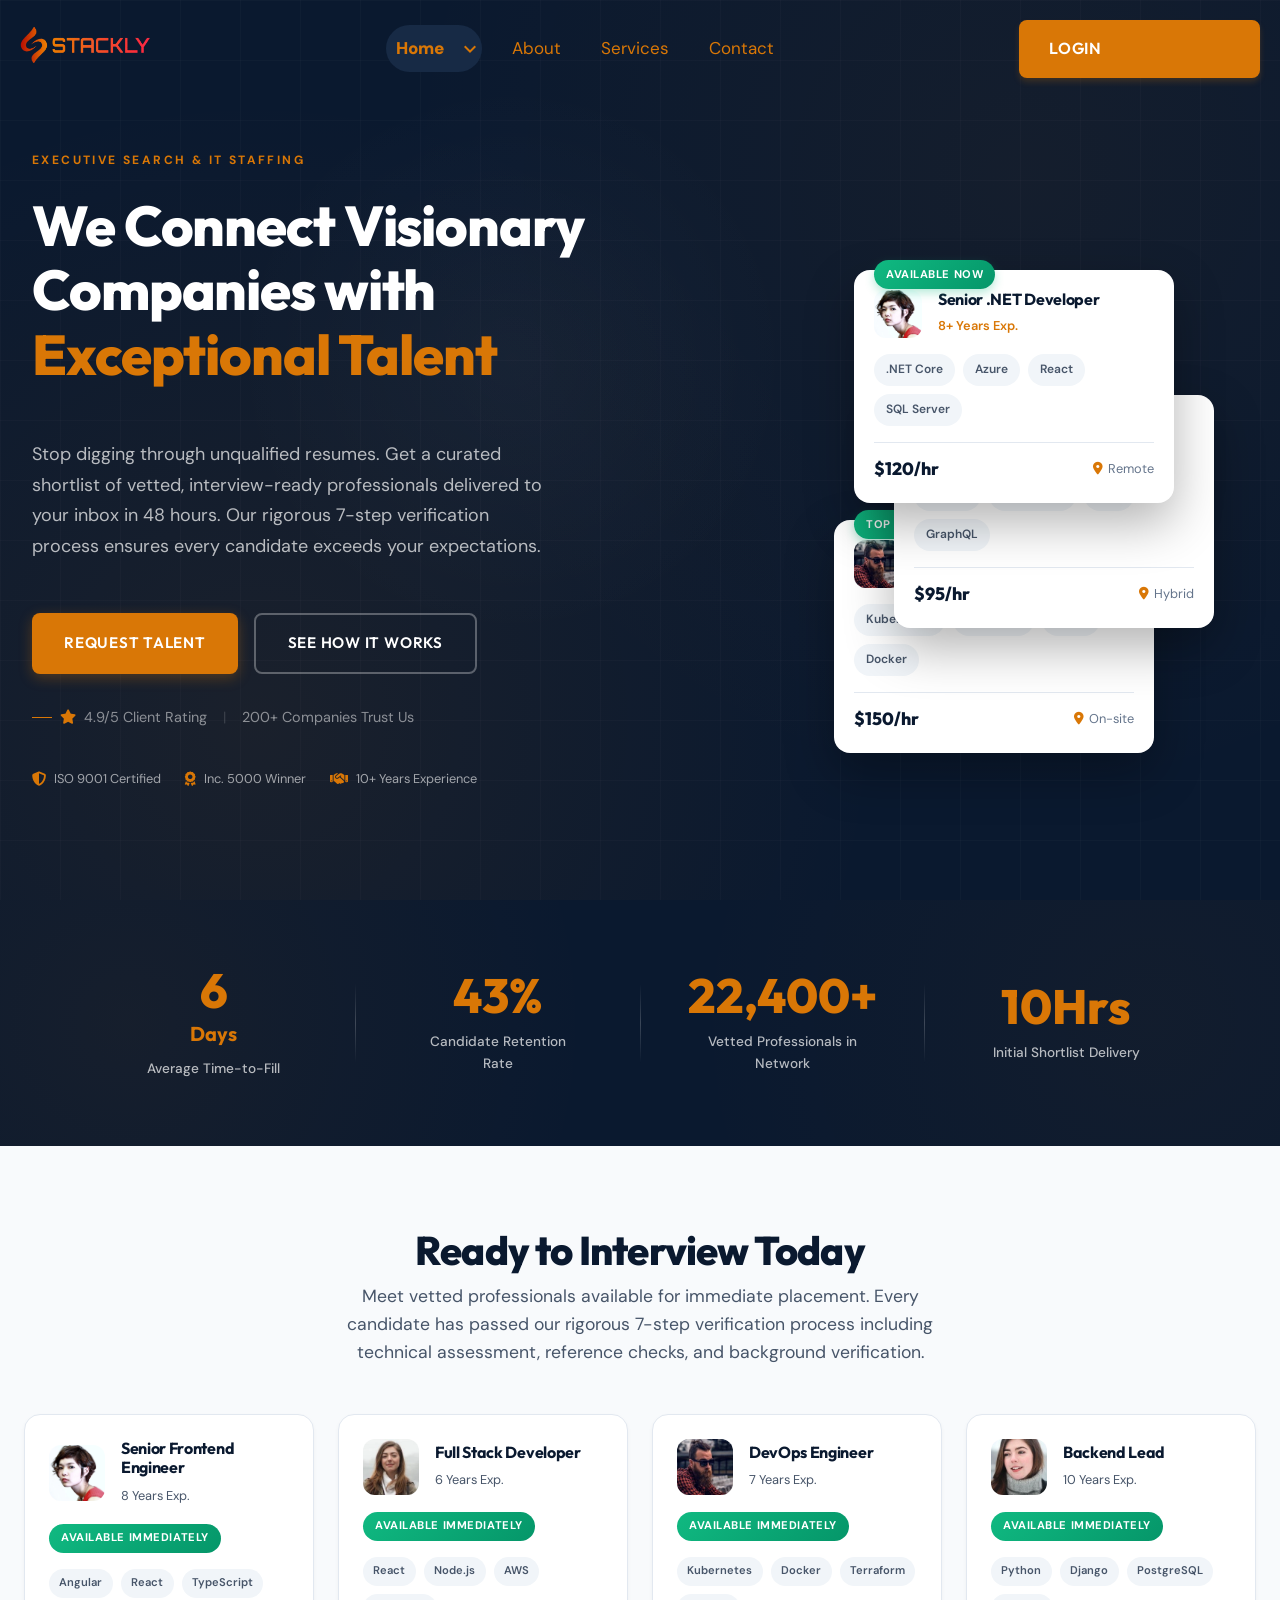
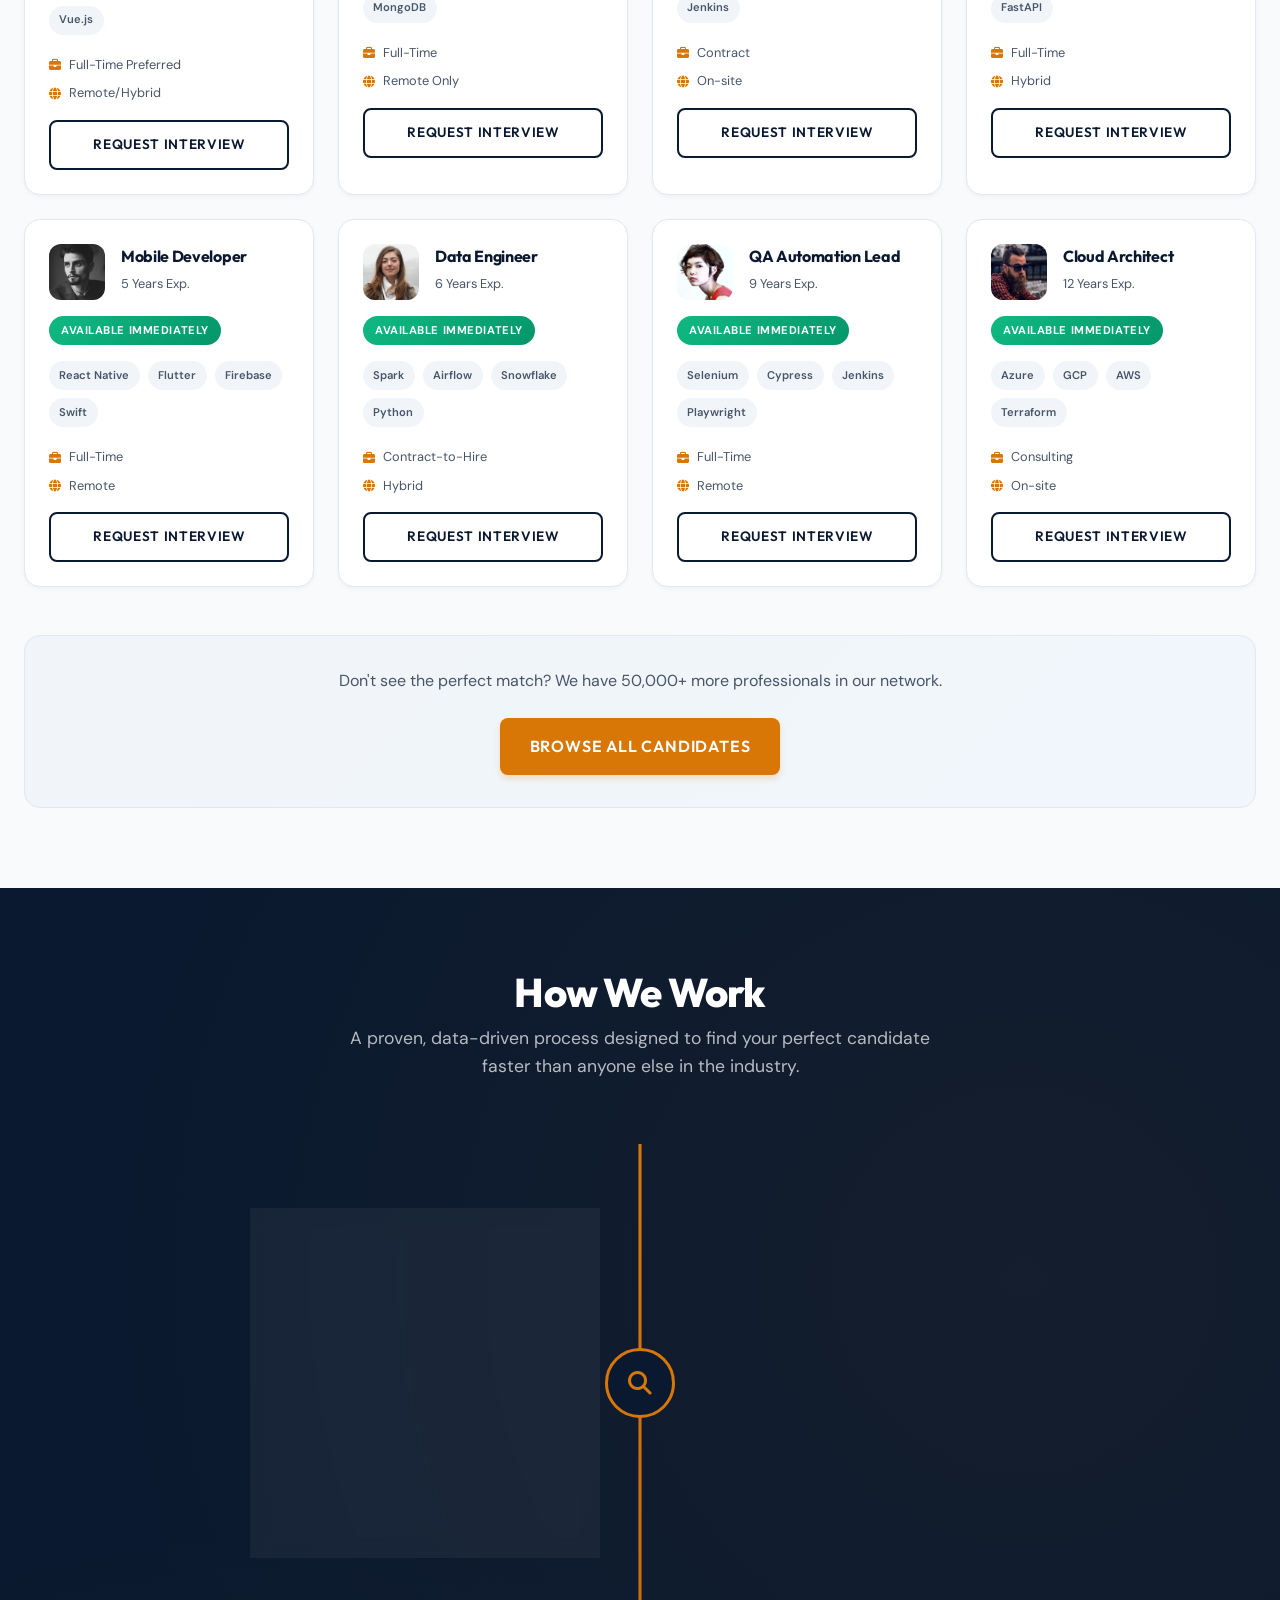
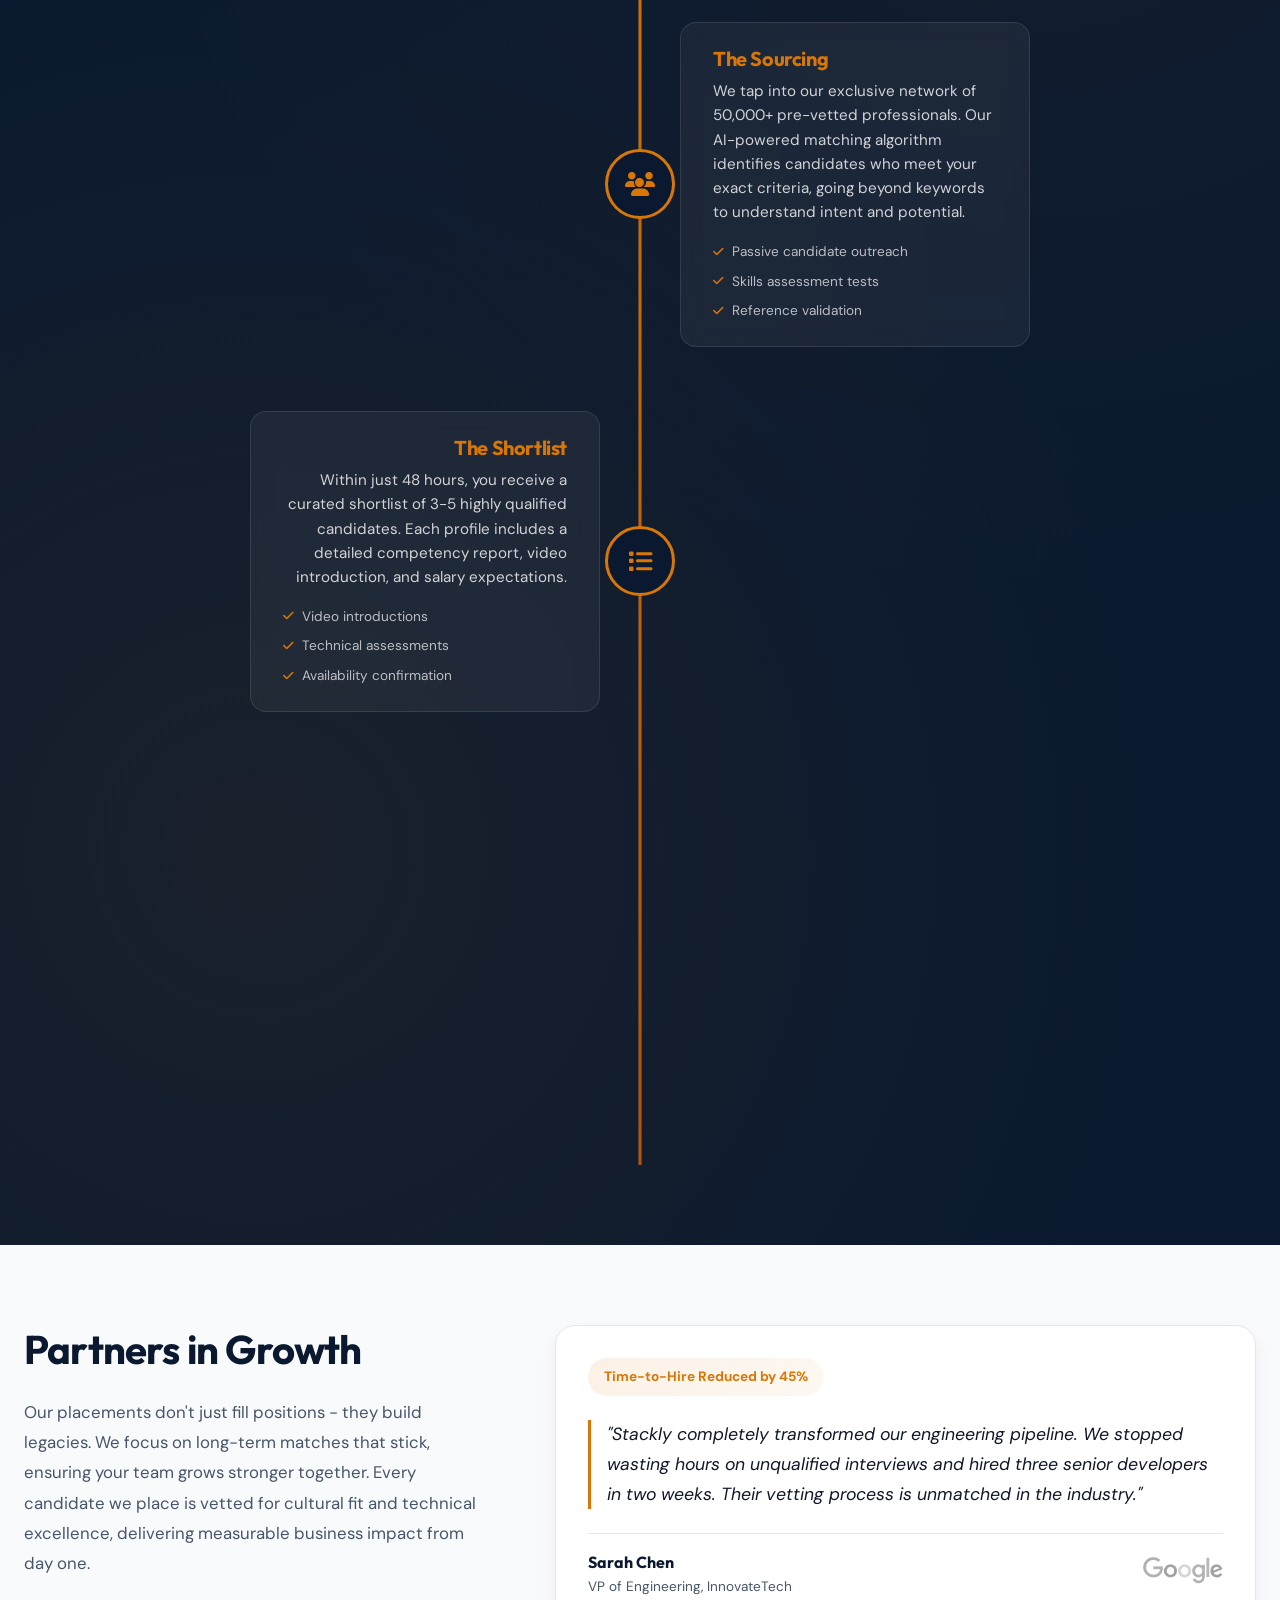
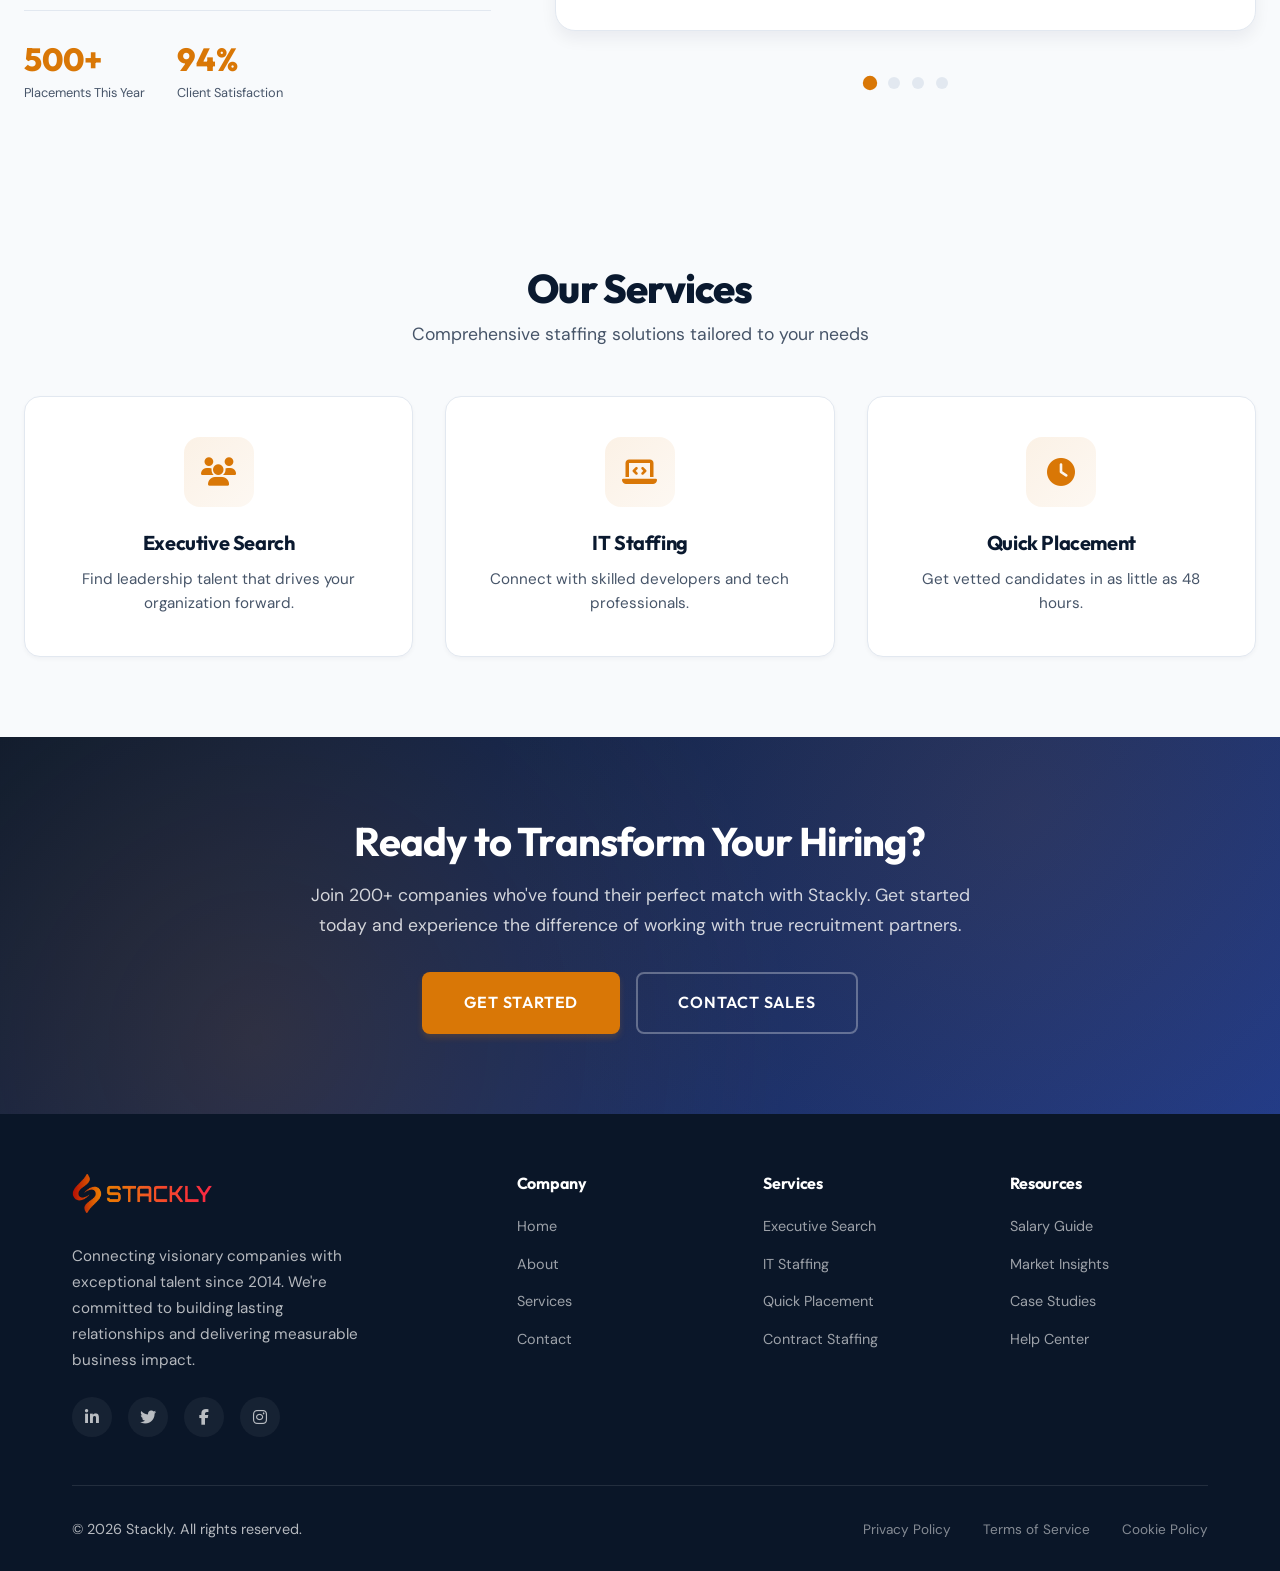
<file: Homepage2/index.html>
<!DOCTYPE html>
<html lang="en">

<head>
    <meta charset="UTF-8">
    <meta name="viewport" content="width=device-width, initial-scale=1.0">
    <title>Home - Recuirment Agency </title>
    <meta name="description" content="Stackly Job portal helps you to find your dream job" />
    <link rel="stylesheet" href="shared.css">
    <link rel="stylesheet" href="style.css">
    <link href="https://fonts.googleapis.com/icon?family=Material+Icons" rel="stylesheet">
    <link
        href="https://fonts.googleapis.com/css2?family=DM+Sans:wght@400;500;600;700&family=Inter:wght@300;400;500;600;700;800&family=Outfit:wght@400;600;700;800;900&display=swap"
        rel="stylesheet" />
    <link rel="stylesheet" href="https://cdnjs.cloudflare.com/ajax/libs/font-awesome/6.5.1/css/all.min.css">

</head>

<body>
    <div class="header-container">
        <header id="header">
            <div class="head-cls">
                <a href="index.html">
                    <img src="./assets/stackly-logo.webp" alt="Stackly Logo" class="logo">
                </a>
                <div class="menu-items" id="navMenu">
                    <div class="home-nav active">
                        <a href="index.html" class="home-btn nav-link">Home</a>
                        <span class="material-icons dropdown-icon" id="homeDropdownBtn">
                            expand_more
                        </span>
                        <div class="home-select" id="homeDropdown">
                            <a href="../index.html" class="nav-link">Home Page 1</a>
                        </div>
                    </div> <a href="about.html">About</a>
                    <a href="services.html">Services</a>
                    <a href="contact.html">Contact</a>
                    <div class="close-btn material-icons" id="closeMenu">close</div>
                    <div class="head-btns mob-view">
                        <a href="login.html" class="btn btn-primary">Login</a>
                    </div>
                </div>
                <div class="head-btns">
                    <a href="login.html" class="btn btn-primary">Login <span class="material-icons">login</span></a>
                </div>
                <div class="hamburger" id="hamburger">
                    <span class="material-icons">menu</span>
                </div>
            </div>
        </header>
    </div>

    <section class="hero-section">
        <div class="hero-container">
            <div class="hero-content">
                <span class="hero-eyebrow">EXECUTIVE SEARCH & IT STAFFING</span>
                <h1 class="hero-headline">
                    We Connect Visionary Companies with <span class="highlight">Exceptional Talent</span>
                </h1>
                <p class="hero-subheadline">
                    Stop digging through unqualified resumes. Get a curated shortlist of vetted, interview-ready
                    professionals delivered to your inbox in 48 hours. Our rigorous 7-step verification process ensures
                    every candidate exceeds your expectations.
                </p>
                <div class="hero-ctas">
                    <a href="404page.html" class="btn btn-primary btn-request-talent">Request Talent</a>
                    <a href="404page.html" class="btn btn-outline btn-explore-services">See How It Works</a>
                </div>
                <div class="hero-social-proof">
                    <span><i class="fas fa-star"></i></span>
                    <span>4.9/5 Client Rating</span>
                    <span class="proof-divider">|</span>
                    <span>200+ Companies Trust Us</span>
                </div>
                <div class="trust-badges">
                    <div class="badge-item">
                        <i class="fas fa-shield-alt"></i>
                        <span>ISO 9001 Certified</span>
                    </div>
                    <div class="badge-item">
                        <i class="fas fa-award"></i>
                        <span>Inc. 5000 Winner</span>
                    </div>
                    <div class="badge-item">
                        <i class="fas fa-handshake"></i>
                        <span>10+ Years Experience</span>
                    </div>
                </div>
            </div>

            <div class="hero-visual">
                <div class="candidate-cards">
                    <div class="candidate-card card-1">
                        <div class="card-badge">Available Now</div>
                        <div class="card-header-info">
                            <div class="card-avatar">
                                <img src="../assets/review1.webp" alt="Candidate">
                            </div>
                            <div class="card-title-area">
                                <h4>Senior .NET Developer</h4>
                                <span class="card-experience">8+ Years Exp.</span>
                            </div>
                        </div>
                        <div class="card-skills">
                            <span class="skill-pill">.NET Core</span>
                            <span class="skill-pill">Azure</span>
                            <span class="skill-pill">React</span>
                            <span class="skill-pill">SQL Server</span>
                        </div>
                        <div class="card-footer-info">
                            <span class="card-rate">$120/hr</span>
                            <span class="card-location"><i class="fas fa-map-marker-alt"></i> Remote</span>
                        </div>
                    </div>

                    <div class="candidate-card card-2">
                        <div class="card-badge verified">Verified</div>
                        <div class="card-header-info">
                            <div class="card-avatar">
                                <img src="../assets/review2.webp" alt="Candidate">
                            </div>
                            <div class="card-title-area">
                                <h4>Full Stack Engineer</h4>
                                <span class="card-experience">6+ Years Exp.</span>
                            </div>
                        </div>
                        <div class="card-skills">
                            <span class="skill-pill">Node.js</span>
                            <span class="skill-pill">TypeScript</span>
                            <span class="skill-pill">AWS</span>
                            <span class="skill-pill">GraphQL</span>
                        </div>
                        <div class="card-footer-info">
                            <span class="card-rate">$95/hr</span>
                            <span class="card-location"><i class="fas fa-map-marker-alt"></i> Hybrid</span>
                        </div>
                    </div>

                    <div class="candidate-card card-3">
                        <div class="card-badge">Top Rated</div>
                        <div class="card-header-info">
                            <div class="card-avatar">
                                <img src="../assets/review3.webp" alt="Candidate">
                            </div>
                            <div class="card-title-area">
                                <h4>DevOps Lead</h4>
                                <span class="card-experience">10+ Years Exp.</span>
                            </div>
                        </div>
                        <div class="card-skills">
                            <span class="skill-pill">Kubernetes</span>
                            <span class="skill-pill">Terraform</span>
                            <span class="skill-pill">CI/CD</span>
                            <span class="skill-pill">Docker</span>
                        </div>
                        <div class="card-footer-info">
                            <span class="card-rate">$150/hr</span>
                            <span class="card-location"><i class="fas fa-map-marker-alt"></i> On-site</span>
                        </div>
                    </div>
                </div>
            </div>
        </div>
    </section>

    <section class="impact-bar">
        <div class="impact-container">
            <div class="impact-stat">
                <span class="impact-number" data-target="14">0</span>
                <span class="impact-unit">Days</span>
                <span class="impact-label">Average Time-to-Fill</span>
            </div>
            <div class="impact-divider"></div>
            <div class="impact-stat">
                <span class="impact-number" data-target="98" data-suffix="%">0</span>
                <span class="impact-unit"></span>
                <span class="impact-label">Candidate Retention Rate</span>
            </div>
            <div class="impact-divider"></div>
            <div class="impact-stat">
                <span class="impact-number" data-target="50000" data-suffix="+">0</span>
                <span class="impact-unit"></span>
                <span class="impact-label">Vetted Professionals in Network</span>
            </div>
            <div class="impact-divider"></div>
            <div class="impact-stat">
                <span class="impact-number" data-target="24" data-suffix="Hrs">0</span>
                <span class="impact-unit"></span>
                <span class="impact-label">Initial Shortlist Delivery</span>
            </div>
        </div>
    </section>

    <section class="talent-section">
        <div class="container">
            <div class="section-header">
                <h2>Ready to Interview Today</h2>
                <p>Meet vetted professionals available for immediate placement. Every candidate has passed our rigorous
                    7-step verification process including technical assessment, reference checks, and background
                    verification.</p>
            </div>
            <div class="talent-grid">
                <div class="talent-card">
                    <div class="talent-header">
                        <div class="talent-avatar">
                            <img src="../assets/review1.webp" alt="Candidate">
                        </div>
                        <div class="talent-info">
                            <h4>Senior Frontend Engineer</h4>
                            <span class="talent-exp">8 Years Exp.</span>
                        </div>
                    </div>
                    <div class="talent-availability">
                        <span class="availability-badge">Available Immediately</span>
                    </div>
                    <div class="talent-skills">
                        <span class="skill-tag">Angular</span>
                        <span class="skill-tag">React</span>
                        <span class="skill-tag">TypeScript</span>
                        <span class="skill-tag">Vue.js</span>
                    </div>
                    <div class="talent-meta">
                        <span><i class="fas fa-briefcase"></i> Full-Time Preferred</span>
                        <span><i class="fas fa-globe"></i> Remote/Hybrid</span>
                    </div>
                    <a href="404page.html" class="btn btn-ghost">Request Interview</a>
                </div>

                <div class="talent-card">
                    <div class="talent-header">
                        <div class="talent-avatar">
                            <img src="../assets/review2.webp" alt="Candidate">
                        </div>
                        <div class="talent-info">
                            <h4>Full Stack Developer</h4>
                            <span class="talent-exp">6 Years Exp.</span>
                        </div>
                    </div>
                    <div class="talent-availability">
                        <span class="availability-badge">Available Immediately</span>
                    </div>
                    <div class="talent-skills">
                        <span class="skill-tag">React</span>
                        <span class="skill-tag">Node.js</span>
                        <span class="skill-tag">AWS</span>
                        <span class="skill-tag">MongoDB</span>
                    </div>
                    <div class="talent-meta">
                        <span><i class="fas fa-briefcase"></i> Full-Time</span>
                        <span><i class="fas fa-globe"></i> Remote Only</span>
                    </div>
                    <a href="404page.html" class="btn btn-ghost">Request Interview</a>
                </div>

                <div class="talent-card">
                    <div class="talent-header">
                        <div class="talent-avatar">
                            <img src="../assets/review3.webp" alt="Candidate">
                        </div>
                        <div class="talent-info">
                            <h4>DevOps Engineer</h4>
                            <span class="talent-exp">7 Years Exp.</span>
                        </div>
                    </div>
                    <div class="talent-availability">
                        <span class="availability-badge">Available Immediately</span>
                    </div>
                    <div class="talent-skills">
                        <span class="skill-tag">Kubernetes</span>
                        <span class="skill-tag">Docker</span>
                        <span class="skill-tag">Terraform</span>
                        <span class="skill-tag">Jenkins</span>
                    </div>
                    <div class="talent-meta">
                        <span><i class="fas fa-briefcase"></i> Contract</span>
                        <span><i class="fas fa-globe"></i> On-site</span>
                    </div>
                    <a href="404page.html" class="btn btn-ghost">Request Interview</a>
                </div>

                <div class="talent-card">
                    <div class="talent-header">
                        <div class="talent-avatar">
                            <img src="../assets/review4.webp" alt="Candidate">
                        </div>
                        <div class="talent-info">
                            <h4>Backend Lead</h4>
                            <span class="talent-exp">10 Years Exp.</span>
                        </div>
                    </div>
                    <div class="talent-availability">
                        <span class="availability-badge">Available Immediately</span>
                    </div>
                    <div class="talent-skills">
                        <span class="skill-tag">Python</span>
                        <span class="skill-tag">Django</span>
                        <span class="skill-tag">PostgreSQL</span>
                        <span class="skill-tag">FastAPI</span>
                    </div>
                    <div class="talent-meta">
                        <span><i class="fas fa-briefcase"></i> Full-Time</span>
                        <span><i class="fas fa-globe"></i> Hybrid</span>
                    </div>
                    <a href="404page.html" class="btn btn-ghost">Request Interview</a>
                </div>

                <div class="talent-card">
                    <div class="talent-header">
                        <div class="talent-avatar">
                            <img src="../assets/review5.webp" alt="Candidate">
                        </div>
                        <div class="talent-info">
                            <h4>Mobile Developer</h4>
                            <span class="talent-exp">5 Years Exp.</span>
                        </div>
                    </div>
                    <div class="talent-availability">
                        <span class="availability-badge">Available Immediately</span>
                    </div>
                    <div class="talent-skills">
                        <span class="skill-tag">React Native</span>
                        <span class="skill-tag">Flutter</span>
                        <span class="skill-tag">Firebase</span>
                        <span class="skill-tag">Swift</span>
                    </div>
                    <div class="talent-meta">
                        <span><i class="fas fa-briefcase"></i> Full-Time</span>
                        <span><i class="fas fa-globe"></i> Remote</span>
                    </div>
                    <a href="404page.html" class="btn btn-ghost">Request Interview</a>
                </div>

                <div class="talent-card">
                    <div class="talent-header">
                        <div class="talent-avatar">
                            <img src="../assets/review2.webp" alt="Candidate">
                        </div>
                        <div class="talent-info">
                            <h4>Data Engineer</h4>
                            <span class="talent-exp">6 Years Exp.</span>
                        </div>
                    </div>
                    <div class="talent-availability">
                        <span class="availability-badge">Available Immediately</span>
                    </div>
                    <div class="talent-skills">
                        <span class="skill-tag">Spark</span>
                        <span class="skill-tag">Airflow</span>
                        <span class="skill-tag">Snowflake</span>
                        <span class="skill-tag">Python</span>
                    </div>
                    <div class="talent-meta">
                        <span><i class="fas fa-briefcase"></i> Contract-to-Hire</span>
                        <span><i class="fas fa-globe"></i> Hybrid</span>
                    </div>
                    <a href="404page.html" class="btn btn-ghost">Request Interview</a>
                </div>

                <div class="talent-card">
                    <div class="talent-header">
                        <div class="talent-avatar">
                            <img src="../assets/review1.webp" alt="Candidate">
                        </div>
                        <div class="talent-info">
                            <h4>QA Automation Lead</h4>
                            <span class="talent-exp">9 Years Exp.</span>
                        </div>
                    </div>
                    <div class="talent-availability">
                        <span class="availability-badge">Available Immediately</span>
                    </div>
                    <div class="talent-skills">
                        <span class="skill-tag">Selenium</span>
                        <span class="skill-tag">Cypress</span>
                        <span class="skill-tag">Jenkins</span>
                        <span class="skill-tag">Playwright</span>
                    </div>
                    <div class="talent-meta">
                        <span><i class="fas fa-briefcase"></i> Full-Time</span>
                        <span><i class="fas fa-globe"></i> Remote</span>
                    </div>
                    <a href="404page.html" class="btn btn-ghost">Request Interview</a>
                </div>

                <div class="talent-card">
                    <div class="talent-header">
                        <div class="talent-avatar">
                            <img src="../assets/review3.webp" alt="Candidate">
                        </div>
                        <div class="talent-info">
                            <h4>Cloud Architect</h4>
                            <span class="talent-exp">12 Years Exp.</span>
                        </div>
                    </div>
                    <div class="talent-availability">
                        <span class="availability-badge">Available Immediately</span>
                    </div>
                    <div class="talent-skills">
                        <span class="skill-tag">Azure</span>
                        <span class="skill-tag">GCP</span>
                        <span class="skill-tag">AWS</span>
                        <span class="skill-tag">Terraform</span>
                    </div>
                    <div class="talent-meta">
                        <span><i class="fas fa-briefcase"></i> Consulting</span>
                        <span><i class="fas fa-globe"></i> On-site</span>
                    </div>
                    <a href="404page.html" class="btn btn-ghost">Request Interview</a>
                </div>
            </div>

            <div class="talent-cta">
                <p>Don't see the perfect match? We have 50,000+ more professionals in our network.</p>
                <a href="404page.html" class="btn btn-primary">Browse All Candidates</a>
            </div>
        </div>
    </section>

    <section id="process" class="process-timeline-section">
        <div class="container">
            <div class="section-header">
                <h2>How We Work</h2>
                <p>A proven, data-driven process designed to find your perfect candidate faster than anyone else in the
                    industry.</p>
            </div>
            <div class="timeline">
                <div class="timeline-line"></div>
                <div class="timeline-step" data-delay="0">
                    <div class="timeline-icon">
                        <i class="fas fa-search"></i>
                    </div>
                    <div class="timeline-content">
                        <h3>The Discovery</h3>
                        <p>We dive deep into understanding your company culture, technical requirements, team dynamics,
                            and long-term goals. This 360-degree view ensures we find candidates who not only have the
                            right skills but also align with your vision.</p>
                        <ul class="process-list">
                            <li><i class="fas fa-check"></i> Culture fit assessment</li>
                            <li><i class="fas fa-check"></i> Technical stack analysis</li>
                            <li><i class="fas fa-check"></i> Growth trajectory mapping</li>
                        </ul>
                    </div>
                </div>
                <div class="timeline-step" data-delay="1">
                    <div class="timeline-icon">
                        <i class="fas fa-users"></i>
                    </div>
                    <div class="timeline-content">
                        <h3>The Sourcing</h3>
                        <p>We tap into our exclusive network of 50,000+ pre-vetted professionals. Our AI-powered
                            matching algorithm identifies candidates who meet your exact criteria, going beyond keywords
                            to understand intent and potential.</p>
                        <ul class="process-list">
                            <li><i class="fas fa-check"></i> Passive candidate outreach</li>
                            <li><i class="fas fa-check"></i> Skills assessment tests</li>
                            <li><i class="fas fa-check"></i> Reference validation</li>
                        </ul>
                    </div>
                </div>
                <div class="timeline-step" data-delay="2">
                    <div class="timeline-icon">
                        <i class="fas fa-list"></i>
                    </div>
                    <div class="timeline-content">
                        <h3>The Shortlist</h3>
                        <p>Within just 48 hours, you receive a curated shortlist of 3-5 highly qualified candidates.
                            Each profile includes a detailed competency report, video introduction, and salary
                            expectations.</p>
                        <ul class="process-list">
                            <li><i class="fas fa-check"></i> Video introductions</li>
                            <li><i class="fas fa-check"></i> Technical assessments</li>
                            <li><i class="fas fa-check"></i> Availability confirmation</li>
                        </ul>
                    </div>
                </div>
                <div class="timeline-step" data-delay="3">
                    <div class="timeline-icon">
                        <i class="fas fa-handshake"></i>
                    </div>
                    <div class="timeline-content">
                        <h3>The Hire</h3>
                        <p>We don't just find candidates – we ensure long-term success. From offer negotiation to
                            onboarding support, our dedicated team ensures a seamless transition and 90-day retention
                            guarantee.</p>
                        <ul class="process-list">
                            <li><i class="fas fa-check"></i> Offer negotiation support</li>
                            <li><i class="fas fa-check"></i> Onboarding assistance</li>
                            <li><i class="fas fa-check"></i> 90-day replacement guarantee</li>
                        </ul>
                    </div>
                </div>
            </div>
        </div>
    </section>

    <section class="success-stories-section">
        <div class="container">
            <div class="success-stories-grid">
                <div class="success-stories-content">
                    <h2>Partners in Growth</h2>
                    <p>Our placements don't just fill positions - they build legacies. We focus on long-term matches
                        that stick, ensuring your team grows stronger together. Every candidate we place is vetted for
                        cultural fit and technical excellence, delivering measurable business impact from day one.</p>
                    <div class="success-stats">
                        <div class="success-stat-item">
                            <span class="stat-number">500+</span>
                            <span class="stat-label">Placements This Year</span>
                        </div>
                        <div class="success-stat-item">
                            <span class="stat-number">94%</span>
                            <span class="stat-label">Client Satisfaction</span>
                        </div>
                    </div>
                </div>
                <div class="success-stories-slider">
                    <div class="success-cards-wrapper">
                        <div class="success-card active">
                            <div class="metric-badge">Time-to-Hire Reduced by 45%</div>
                            <blockquote class="success-quote">
                                "Stackly completely transformed our engineering pipeline. We stopped wasting hours on
                                unqualified interviews and hired three senior developers in two weeks. Their vetting
                                process is unmatched in the industry."
                            </blockquote>
                            <div class="success-author">
                                <div class="author-info">
                                    <span class="author-name">Sarah Chen</span>
                                    <span class="author-title">VP of Engineering, InnovateTech</span>
                                </div>
                                <div class="company-logo-small">
                                    <img src="../assets/logo-google.webp" alt="Company Logo"
                                        style="filter: grayscale(100%); opacity: 0.6;">
                                </div>
                            </div>
                        </div>

                        <div class="success-card">
                            <div class="metric-badge">Scaled Team from 10 to 50</div>
                            <blockquote class="success-quote">
                                "We needed to double our engineering team in six months while maintaining our culture.
                                Stackly delivered 25 top-tier developers who all passed their probation with flying
                                colors. couldn't recommend them more highly."
                            </blockquote>
                            <div class="success-author">
                                <div class="author-info">
                                    <span class="author-name">Michael Torres</span>
                                    <span class="author-title">CTO, GrowthStartup</span>
                                </div>
                                <div class="company-logo-small">
                                    <img src="../assets/logo-meta.webp" alt="Company Logo"
                                        style="filter: grayscale(100%); opacity: 0.6;">
                                </div>
                            </div>
                        </div>

                        <div class="success-card">
                            <div class="metric-badge">98% Retention Rate</div>
                            <blockquote class="success-quote">
                                "Three years later, every developer Stackly placed is still with us. Their rigorous
                                screening saved us countless turnover costs. It's rare to find a partner who truly
                                invests in your long-term success."
                            </blockquote>
                            <div class="success-author">
                                <div class="author-info">
                                    <span class="author-name">Emily Rodriguez</span>
                                    <span class="author-title">Director of People, EnterpriseCo</span>
                                </div>
                                <div class="company-logo-small">
                                    <img src="../assets/logo-amazon.webp" alt="Company Logo"
                                        style="filter: grayscale(100%); opacity: 0.6;">
                                </div>
                            </div>
                        </div>

                        <div class="success-card">
                            <div class="metric-badge">50% Cost Reduction</div>
                            <blockquote class="success-quote">
                                "We compared three agencies and Stackly delivered the best ROI. We saved over $200k in
                                recruitment fees while actually improving hire quality. The ROI was immediate and
                                continues to pay dividends."
                            </blockquote>
                            <div class="success-author">
                                <div class="author-info">
                                    <span class="author-name">David Kim</span>
                                    <span class="author-title">CFO, FinTech Solutions</span>
                                </div>
                                <div class="company-logo-small">
                                    <img src="../assets/logo-microsoft.webp" alt="Company Logo"
                                        style="filter: grayscale(100%); opacity: 0.6;">
                                </div>
                            </div>
                        </div>
                    </div>

                    <div class="slider-dots">
                        <span class="dot active" data-index="0"></span>
                        <span class="dot" data-index="1"></span>
                        <span class="dot" data-index="2"></span>
                        <span class="dot" data-index="3"></span>
                    </div>
                </div>
            </div>
        </div>
    </section>
    <section id="services" class="services-section">
        <div class="container">
            <div class="section-header">
                <h2>Our Services</h2>
                <p>Comprehensive staffing solutions tailored to your needs</p>
            </div>
            <div class="services-grid">
                <div class="service-card">
                    <div class="service-icon">
                        <i class="fas fa-users"></i>
                    </div>
                    <h3>Executive Search</h3>
                    <p>Find leadership talent that drives your organization forward.</p>
                </div>
                <div class="service-card">
                    <div class="service-icon">
                        <i class="fas fa-laptop-code"></i>
                    </div>
                    <h3>IT Staffing</h3>
                    <p>Connect with skilled developers and tech professionals.</p>
                </div>
                <div class="service-card">
                    <div class="service-icon">
                        <i class="fas fa-clock"></i>
                    </div>
                    <h3>Quick Placement</h3>
                    <p>Get vetted candidates in as little as 48 hours.</p>
                </div>
            </div>
        </div>
    </section>
    <section class="cta-section">
        <div class="container">
            <div class="cta-content">
                <h2>Ready to Transform Your Hiring?</h2>
                <p>Join 200+ companies who've found their perfect match with Stackly. Get started today and experience
                    the difference of working with true recruitment partners.</p>
                <div class="cta-buttons">
                    <a href="404page.html" class="btn btn-primary btn-cta">Get Started</a>
                    <a href="404page.html" class="btn btn-outline btn-cta-outline">Contact Sales</a>
                </div>
            </div>
        </div>
    </section>

    <footer class="site-footer">
        <div class="container">
            <div class="footer-grid">
                <div class="footer-brand">
                    <div class="footer-logo">
                        <img src="./assets/stackly-logo.webp" alt="Stackly Logo" style="width: 140px;">
                    </div>
                    <p class="footer-bio">Connecting visionary companies with exceptional talent since 2014. We're
                        committed to building lasting relationships and delivering measurable business impact.</p>
                    <div class="social-links">
                        <a href="404page.html" class="social-icon"><i class="fab fa-linkedin-in"></i></a>
                        <a href="404page.html" class="social-icon"><i class="fab fa-twitter"></i></a>
                        <a href="404page.html" class="social-icon"><i class="fab fa-facebook-f"></i></a>
                        <a href="404page.html" class="social-icon"><i class="fab fa-instagram"></i></a>
                    </div>
                </div>
                <div class="footer-links">
                    <h4 class="footer-title">Company</h4>
                    <ul class="footer-list">
                        <li><a href="index.html">Home</a></li>
                        <li><a href="about.html">About</a></li>
                        <li><a href="services.html">Services</a></li>
                        <li><a href="contact.html">Contact</a></li>
                    </ul>
                </div>
                <div class="footer-links">
                    <h4 class="footer-title">Services</h4>
                    <ul class="footer-list">
                        <li><a href="404page.html">Executive Search</a></li>
                        <li><a href="404page.html">IT Staffing</a></li>
                        <li><a href="404page.html">Quick Placement</a></li>
                        <li><a href="404page.html">Contract Staffing</a></li>
                    </ul>
                </div>

                <div class="footer-links">
                    <h4 class="footer-title">Resources</h4>
                    <ul class="footer-list">
                        <li><a href="404page.html">Salary Guide</a></li>
                        <li><a href="404page.html">Market Insights</a></li>
                        <li><a href="404page.html">Case Studies</a></li>
                        <li><a href="404page.html">Help Center</a></li>
                    </ul>
                </div>
            </div>
            <div class="footer-bottom">
                <p>&copy; 2026 Stackly. All rights reserved.</p>
                <div class="footer-bottom-links">
                    <a href="404page.html">Privacy Policy</a>
                    <a href="404page.html">Terms of Service</a>
                    <a href="404page.html">Cookie Policy</a>
                </div>
            </div>
        </div>
    </footer>

    <script src="script.js"></script>
    <script>
        const homeDropdownBtn = document.getElementById("homeDropdownBtn");
        const homeDropdown = document.getElementById("homeDropdown");
        const icon = document.querySelector(".dropdown-icon");

        homeDropdownBtn.addEventListener("click", () => {
            homeDropdown.classList.toggle("show");
            icon.classList.toggle("rotate");
        });
        document.addEventListener("click", (e) => {
            if (!homeDropdown.contains(e.target) && !homeDropdownBtn.contains(e.target)) {
                homeDropdown.classList.remove("show");
                icon.classList.remove("rotate");
            }
        });
    </script>
</body>

</html>
</file>
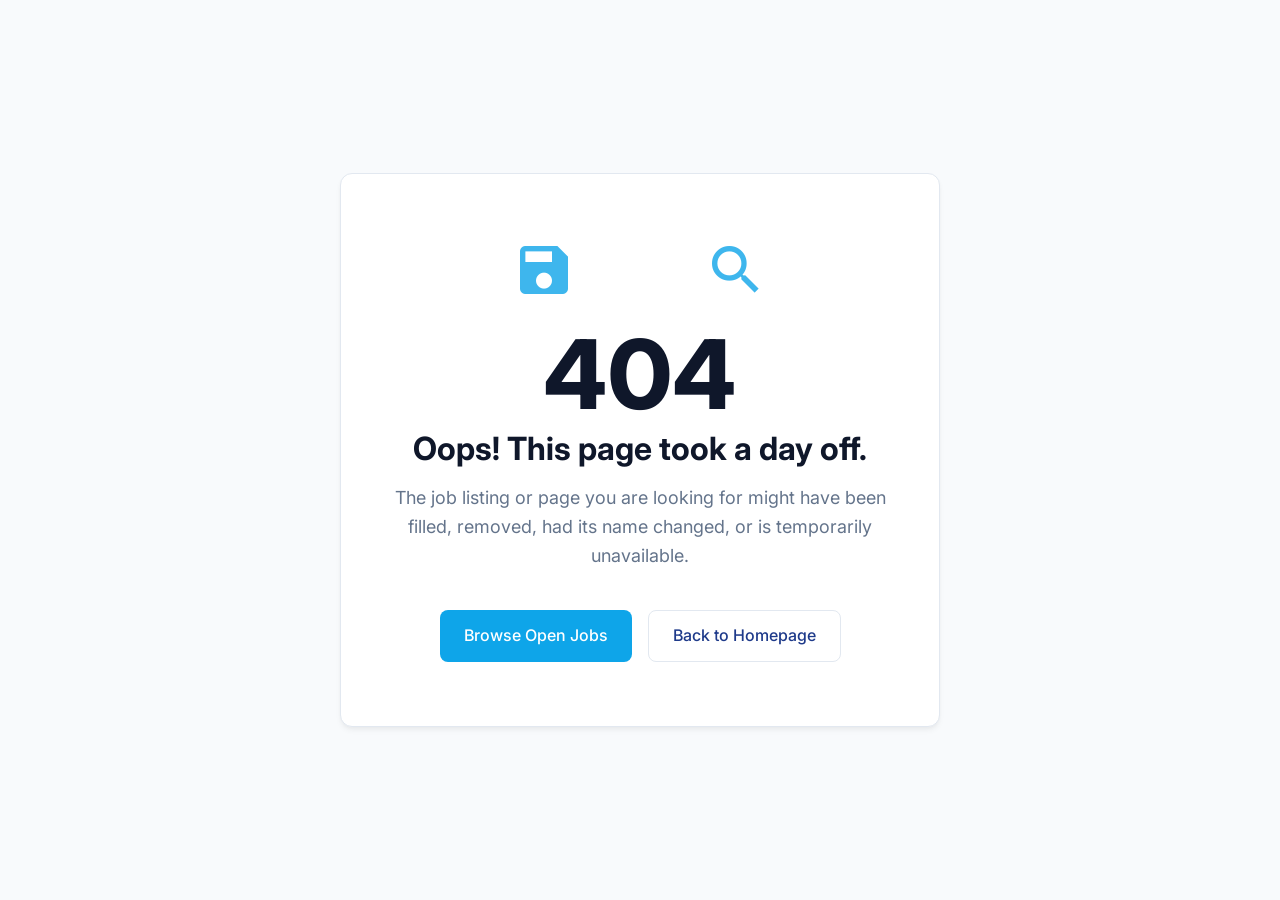
<file: 404page.html>
<!DOCTYPE html>
<html lang="en">

<head>
    <meta charset="UTF-8">
    <meta name="viewport" content="width=device-width, initial-scale=1.0">
    <title>Page Not Found - Stackly</title>
    <link rel="stylesheet" href="shared.css">
    <link href="https://fonts.googleapis.com/icon?family=Material+Icons" rel="stylesheet">
    <link
        href="https://fonts.googleapis.com/css2?family=Inter:wght@300;400;500;600;700;800&family=Outfit:wght@400;600;700;800;900&display=swap"
        rel="stylesheet">
    <link rel="stylesheet" href="https://cdnjs.cloudflare.com/ajax/libs/font-awesome/6.5.1/css/all.min.css">
</head>

<body class="error-page-body">
    <style>
        .error-page-body {
            display: flex;
            flex-direction: column;
            min-height: 100vh;
            background-color: var(--color-bg-body);
        }

        .error-container {
            flex-grow: 1;
            display: flex;
            align-items: center;
            justify-content: center;
            padding: 2rem;
            text-align: center;
        }

        .error-content {
            max-width: 600px;
            background-color: var(--color-bg-surface);
            padding: 4rem 2rem;
            border-radius: var(--radius-lg);
            border: 1px solid var(--color-border);
            box-shadow: var(--shadow-md);
        }

        .error-icon {
            color: var(--color-accent);
            margin-bottom: 1rem;
            opacity: 0.8;
        }
        .error-icon span{font-size: 4rem;}

        .error-code {
            font-size: 6rem;
            font-weight: 800;
            line-height: 1;
            margin-bottom: 0.5rem;
        }

        .error-heading {
            font-size: 2rem;
            color: var(--color-text-main);
            margin-bottom: 1rem;
            font-weight: 700;
        }

        .error-description {
            font-size: 1.125rem;
            color: var(--color-text-muted);
            margin-bottom: 2.5rem;
            line-height: 1.6;
        }

        .error-actions {
            display: flex;
            gap: 1rem;
            justify-content: center;
        }

        @media (max-width: 576px) {
            .error-code {
                font-size: 4.5rem;
            }

            .error-heading {
                font-size: 1.5rem;
            }

            .error-actions {
                flex-direction: column;
                gap: 1rem;
            }

            .error-actions .btn {
                width: 100%;
            }
        }
    </style>
    <main class="error-container">
        <div class="error-content">

            <div class="error-icon">
                <span class="material-icons">saved_search</span>
            </div>

            <h1 class="error-code text-gradient">404</h1>

            <h2 class="error-heading">Oops! This page took a day off.</h2>

            <p class="error-description">
                The job listing or page you are looking for might have been filled, removed, had its name changed, or is
                temporarily unavailable.
            </p>

            <div class="error-actions">
                <a href="jobs-listing.html" class="btn btn-primary btn-lg">Browse Open Jobs</a>
                <a href="index.html" class="btn btn-outline btn-lg">Back to Homepage</a>
            </div>

        </div>
    </main>

</body>

</html>
</file>
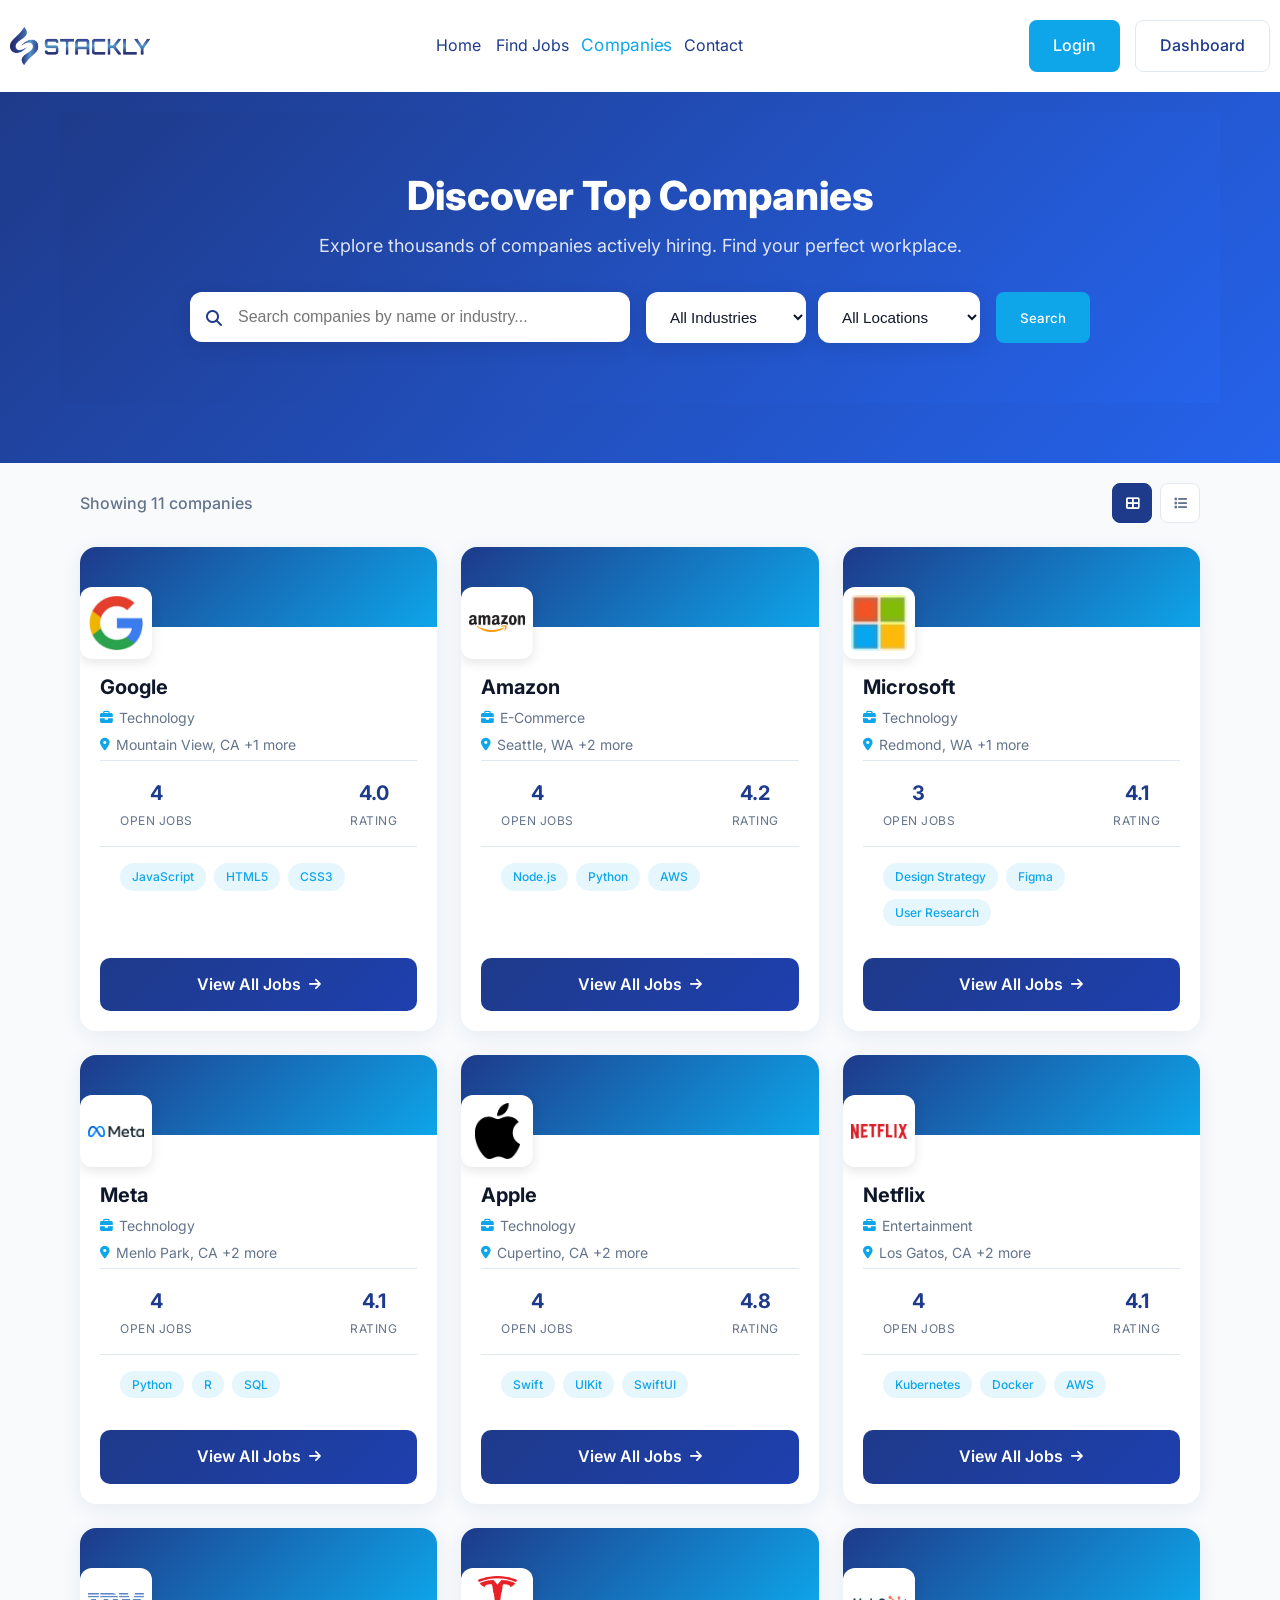
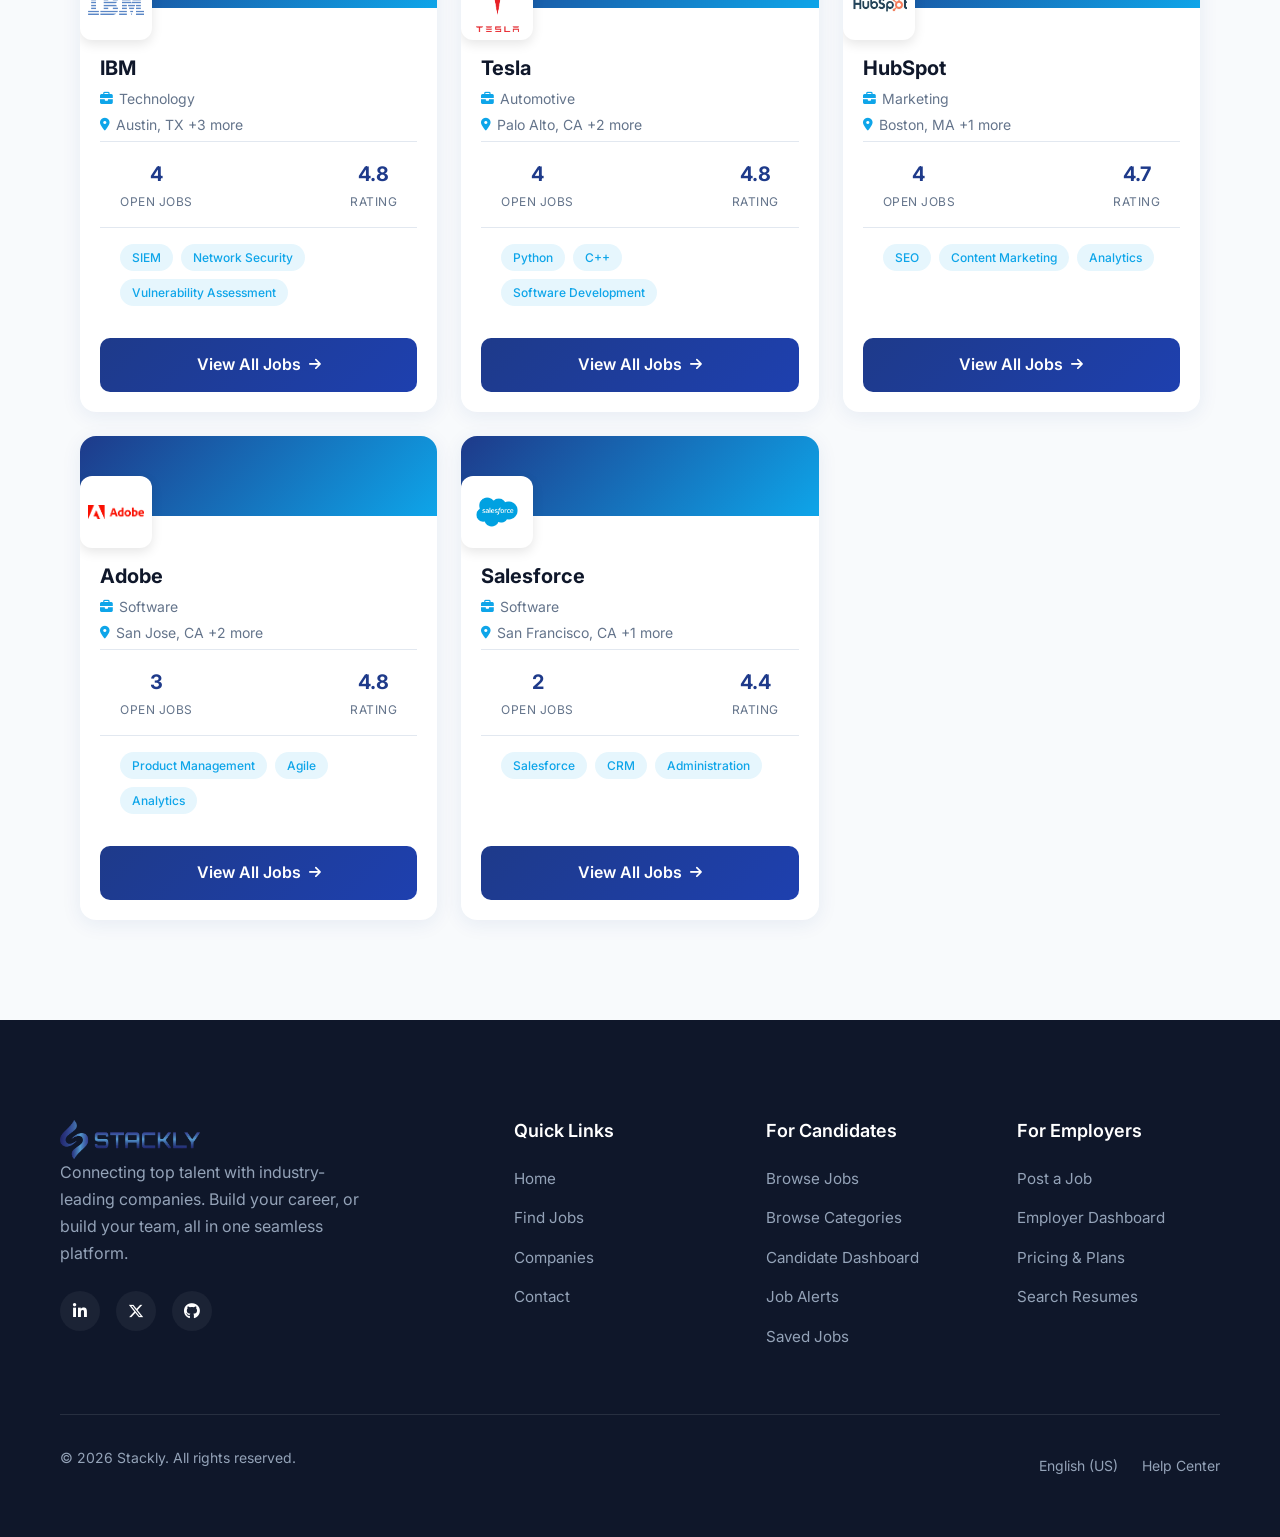
<file: Company-listing.html>
<!DOCTYPE html>
<html lang="en">

<head charset="UTF-meta8">
    <meta name="viewport" content="width=device-width, initial-scale=1.0">
    <title>Companies - Stackly Job Portal</title>
    <meta name="description" content="Browse top companies hiring on Stackly Job Portal" />
    <link rel="stylesheet" href="shared.css">
    <link rel="stylesheet" href="Company-listing.css">
    <link href="https://fonts.googleapis.com/icon?family=Material+Icons" rel="stylesheet">
    <link
        href="https://fonts.googleapis.com/css2?family=Inter:wght@300;400;500;600;700;800&family=Outfit:wght@400;600;700;800;900&display=swap"
        rel="stylesheet">
    <link rel="stylesheet" href="https://cdnjs.cloudflare.com/ajax/libs/font-awesome/6.5.1/css/all.min.css">
    <link href="https://unpkg.com/aos@2.3.1/dist/aos.css" rel="stylesheet">
</head>

<body>
    <header id="header">
        <div class="head-cls">
            <a href="index.html">
                <img src="./assets/Stackly-logo-Blue.webp" alt="Stackly Logo" class="logo">
            </a>
            <nav class="menu-items" id="navMenu">
                <a href="index.html">Home</a>
                <a href="jobs-listing.html">Find Jobs</a>
                <a href="Company-listing.html" class="active">Companies</a>
                <a href="contact.html">Contact</a>
                <div class="close-btn material-icons" id="closeMenu">close</div>
                <div class="head-btns mob-view">
                    <a href="login.html" class="btn btn-primary">Login</a>
                    <a href="dashboard.html" class="btn btn-outline">Dashboard</a>
                </div>
            </nav>
            <div class="head-btns">
                <a href="login.html" class="btn btn-primary">Login</a>
                <a href="dashboard.html" class="btn btn-outline">Dashboard</a>
            </div>
            <div class="hamburger" id="hamburger">
                <span class="material-icons">menu</span>
            </div>
        </div>
    </header>

    <main class="company-listing-main">
        <div class="head-hero">
            <div class="container">
                <section class="company-hero">
                    <h1>Discover Top Companies</h1>
                    <p>Explore thousands of companies actively hiring. Find your perfect workplace.</p>

                    <div class="company-search-bar">
                        <div class="search-input-wrapper">
                            <i class="fas fa-search"></i>
                            <input type="text" id="companySearchInput"
                                placeholder="Search companies by name or industry...">
                        </div>
                        <div class="filter-dropdowns">
                            <select id="industryFilter" class="filter-select">
                                <option value="">All Industries</option>
                                <option value="Technology">Technology</option>
                                <option value="E-Commerce">E-Commerce</option>
                                <option value="Entertainment">Entertainment</option>
                                <option value="Marketing">Marketing</option>
                                <option value="Finance">Finance</option>
                                <option value="Automotive">Automotive</option>
                                <option value="Software">Software</option>
                            </select>
                            <select id="locationFilter" class="filter-select">
                                <option value="">All Locations</option>
                                <option value="CA">California</option>
                                <option value="WA">Washington</option>
                                <option value="TX">Texas</option>
                                <option value="MA">Massachusetts</option>
                                <option value="NY">New York</option>
                                <option value="Remote">Remote</option>
                            </select>
                        </div>
                        <button class="btn btn-primary" id="searchCompaniesBtn">Search</button>
                    </div>
                </section>
            </div>
        </div>
        <div class="container">
            <div class="results-info">
                <span id="companyCount">Loading companies...</span>
                <div class="view-options">
                    <button class="view-btn active" data-view="grid" title="Grid View"><i
                            class="fas fa-th-large"></i></button>
                    <button class="view-btn" data-view="list" title="List View"><i class="fas fa-list"></i></button>
                </div>
            </div>

            <div class="companies-grid" id="companiesGrid">

            </div>
            <div class="no-companies" id="noCompanies" style="display: none;">
                <i class="fas fa-building"></i>
                <h3>No companies found</h3>
                <p>Try adjusting your search criteria</p>
            </div>
            <div class="pagination" id="companyPagination">
                <button class="page-btn" id="prevPage" disabled><i class="fas fa-chevron-left"></i>
                    Previous</button>
                <div class="page-numbers" id="pageNumbers"></div>
                <button class="page-btn" id="nextPage">Next <i class="fas fa-chevron-right"></i></button>
            </div>
        </div>
        </div>
    </main>
    <footer class="site-footer">
        <div class="container">
            <div class="footer-grid">

                <div class="footer-brand-col">
                    <img src="./assets/Stackly-logo-Blue.webp" alt="Logo" class="logo">
                    <p class="footer-bio">
                        Connecting top talent with industry-leading companies. Build your career, or build your team,
                        all in one seamless platform.
                    </p>
                    <div class="social-links">
                        <a href="404page.html" aria-label="LinkedIn" class="social-icon">
                            <i class="fa-brands fa-linkedin-in"></i>
                        </a>
                        <a href="404page.html" aria-label="Twitter" class="social-icon">
                            <i class="fa-brands fa-x-twitter"></i>
                        </a>
                        <a href="404page.html" aria-label="GitHub" class="social-icon">
                            <i class="fa-brands fa-github"></i>
                        </a>
                    </div>
                </div>
                <div class="footer-links-col">
                    <h4 class="footer-title">Quick Links</h4>
                    <ul class="footer-list">
                        <li><a href="index.html">Home</a></li>
                        <li><a href="jobs-listing.html">Find Jobs</a></li>
                        <li><a href="Company-listing.html">Companies</a></li>
                        <li><a href="contact.html">Contact</a></li>
                    </ul>
                </div>
                <div class="footer-links-col">
                    <h4 class="footer-title">For Candidates</h4>
                    <ul class="footer-list">
                        <li><a href="404page.html">Browse Jobs</a></li>
                        <li><a href="404page.html">Browse Categories</a></li>
                        <li><a href="404page.html">Candidate Dashboard</a></li>
                        <li><a href="404page.html">Job Alerts</a></li>
                        <li><a href="404page.html">Saved Jobs</a></li>
                    </ul>
                </div>

                <div class="footer-links-col">
                    <h4 class="footer-title">For Employers</h4>
                    <ul class="footer-list">
                        <li><a href="404page.html">Post a Job</a></li>
                        <li><a href="404page.html">Employer Dashboard</a></li>
                        <li><a href="404page.html">Pricing & Plans</a></li>
                        <li><a href="404page.html">Search Resumes</a></li>
                    </ul>
                </div>
            </div>
            <div class="footer-bottom">
                <p>&copy; 2026 Stackly. All rights reserved.</p>
                <div class="footer-bottom-links">
                    <a href="404page.html">English (US)</a>
                    <a href="404page.html">Help Center</a>
                </div>
            </div>
        </div>
    </footer>
    <script src="script.js"></script>
    <script src="https://unpkg.com/aos@2.3.1/dist/aos.js"></script>
    <script>
        AOS.init({
            duration: 1000,
            once: true,
            offset: 100
        });
    </script>
    <script>
        let companiesData = [];
        let filteredCompanies = [];
        let currentPage = 1;
        const companiesPerPage = 12;
        document.addEventListener('DOMContentLoaded', async () => {
            await loadJobsAndAggregate();
            renderCompanies();
            setupEventListeners();
        });

        async function loadJobsAndAggregate() {
            try {
                const response = await fetch('./jobs.json');
                const jobs = await response.json();

                const companyMap = new Map();

                jobs.forEach(job => {
                    if (!companyMap.has(job.company)) {
                        companyMap.set(job.company, {
                            name: job.company,
                            logo: job.logo,
                            locations: new Set(),
                            jobTypes: new Set(),
                            experienceLevels: new Set(),
                            salaryRange: { min: Infinity, max: 0 },
                            jobCount: 0,
                            skills: new Set()
                        });
                    }

                    const company = companyMap.get(job.company);
                    company.locations.add(job.location);
                    company.jobTypes.add(job.type);
                    company.experienceLevels.add(job.experience || 'Mid-Level');

                    const salaryMatch = job.salary.match(/\$(\d+)k/);
                    if (salaryMatch) {
                        const minSal = parseInt(salaryMatch[1]);
                        if (minSal < company.salaryRange.min) company.salaryRange.min = minSal;
                        if (minSal > company.salaryRange.max) company.salaryRange.max = minSal;
                    }

                    company.jobCount++;
                    if (job.skills) {
                        job.skills.forEach(skill => company.skills.add(skill));
                    }
                });

                companiesData = Array.from(companyMap.values()).map(c => ({
                    name: c.name,
                    logo: c.logo,
                    locations: Array.from(c.locations),
                    jobTypes: Array.from(c.jobTypes),
                    experienceLevels: Array.from(c.experienceLevels),
                    salaryRange: c.salaryRange.min === Infinity ? null : `$${c.salaryRange.min}k - $${c.salaryRange.max}k`,
                    jobCount: c.jobCount,
                    skills: Array.from(c.skills).slice(0, 5),
                    industry: getIndustry(c.name),
                    rating: (4.0 + Math.random() * 1).toFixed(1)
                }));

                filteredCompanies = [...companiesData];
            } catch (error) {
                console.error('Error loading jobs:', error);
            }
        }

        function getIndustry(companyName) {
            const industries = {
                'Google': 'Technology',
                'Amazon': 'E-Commerce',
                'Microsoft': 'Technology',
                'Meta': 'Technology',
                'Netflix': 'Entertainment',
                'Apple': 'Technology',
                'Tesla': 'Automotive',
                'IBM': 'Technology',
                'HubSpot': 'Marketing',
                'Adobe': 'Software',
                'Salesforce': 'Software'
            };
            return industries[companyName] || 'Technology';
        }

        function renderCompanies() {
            const grid = document.getElementById('companiesGrid');
            const noResults = document.getElementById('noCompanies');
            const pagination = document.getElementById('companyPagination');

            if (filteredCompanies.length === 0) {
                grid.innerHTML = '';
                noResults.style.display = 'flex';
                pagination.style.display = 'none';
                document.getElementById('companyCount').textContent = '0 companies found';
                return;
            }

            noResults.style.display = 'none';
            const totalPages = Math.ceil(filteredCompanies.length / companiesPerPage);
            const startIndex = (currentPage - 1) * companiesPerPage;
            const endIndex = startIndex + companiesPerPage;
            const pageCompanies = filteredCompanies.slice(startIndex, endIndex);

            document.getElementById('companyCount').textContent =
                `Showing ${filteredCompanies.length} companies`;

            grid.innerHTML = pageCompanies.map(company => createCompanyCard(company)).join('');

            if (totalPages > 1) {
                pagination.style.display = 'flex';
                renderPagination(totalPages);
            } else {
                pagination.style.display = 'none';
            }
        }

        function createCompanyCard(company) {
            const topSkills = company.skills.slice(0, 3).map(skill =>
                `<span class="skill-tag">${skill}</span>`
            ).join('');

            const primaryLocation = company.locations[0];

            return `
                <div class="company-card" data-company="${company.name.toLowerCase()}" data-aos='fade-down'>
                    <div class="company-banner-img"></div>
                    <div class="company-logo-wrapper">
                        <img src="${company.logo}" alt="${company.name}" class="company-logo">
                    </div>
                    <div class="company-info">
                        <h3 class="company-name">${company.name}</h3>
                        <p class="company-industry"><i class="fas fa-briefcase"></i> ${company.industry}</p>
                        <p class="company-location"><i class="fas fa-map-marker-alt"></i> ${primaryLocation}${company.locations.length > 1 ? ` +${company.locations.length - 1} more` : ''}</p>
                        
                        <div class="company-stats">
                            <div class="stat-item">
                                <span class="stat-value">${company.jobCount}</span>
                                <span class="stat-label">Open Jobs</span>
                            </div>
                            <div class="stat-item">
                                <span class="stat-value">${company.rating}</span>
                                <span class="stat-label">Rating</span>
                            </div>
                        </div>
                        
                        <div class="company-skills">
                            ${topSkills}
                        </div>
                    </div>
                    <a href="company.html?company=${encodeURIComponent(company.name)}" class="btn-view-jobs">
                        View All Jobs <i class="fas fa-arrow-right"></i>
                    </a>
                </div>
            `;
        }

        function renderPagination(totalPages) {
            const container = document.getElementById('pageNumbers');
            let html = '';

            for (let i = 1; i <= totalPages; i++) {
                if (i === 1 || i === totalPages || (i >= currentPage - 1 && i <= currentPage + 1)) {
                    html += `<button class="page-number ${i === currentPage ? 'active' : ''}" data-page="${i}">${i}</button>`;
                } else if (i === currentPage - 2 || i === currentPage + 2) {
                    html += `<span class="dots">...</span>`;
                }
            }

            container.innerHTML = html;
            document.getElementById('prevPage').disabled = currentPage === 1;
            document.getElementById('nextPage').disabled = currentPage === totalPages;
        }

        function filterCompanies() {
            const searchTerm = document.getElementById('companySearchInput').value.toLowerCase();
            const industry = document.getElementById('industryFilter').value;
            const location = document.getElementById('locationFilter').value;

            filteredCompanies = companiesData.filter(company => {
                const matchesSearch = !searchTerm ||
                    company.name.toLowerCase().includes(searchTerm) ||
                    company.industry.toLowerCase().includes(searchTerm);

                const matchesIndustry = !industry || company.industry === industry;

                const matchesLocation = !location ||
                    company.locations.some(loc => loc.includes(location) || (location === 'Remote' && loc.toLowerCase().includes('remote')));

                return matchesSearch && matchesIndustry && matchesLocation;
            });

            currentPage = 1;
            renderCompanies();
        }

        function setupEventListeners() {
            document.getElementById('searchCompaniesBtn').addEventListener('click', filterCompanies);
            document.getElementById('companySearchInput').addEventListener('keypress', (e) => {
                if (e.key === 'Enter') filterCompanies();
            });

            document.getElementById('industryFilter').addEventListener('change', filterCompanies);
            document.getElementById('locationFilter').addEventListener('change', filterCompanies);

            document.getElementById('prevPage').addEventListener('click', () => {
                if (currentPage > 1) {
                    currentPage--;
                    renderCompanies();
                    window.scrollTo({ top: 300, behavior: 'smooth' });
                }
            });

            document.getElementById('nextPage').addEventListener('click', () => {
                const totalPages = Math.ceil(filteredCompanies.length / companiesPerPage);
                if (currentPage < totalPages) {
                    currentPage++;
                    renderCompanies();
                    window.scrollTo({ top: 300, behavior: 'smooth' });
                }
            });

            document.getElementById('pageNumbers').addEventListener('click', (e) => {
                if (e.target.classList.contains('page-number')) {
                    currentPage = parseInt(e.target.dataset.page);
                    renderCompanies();
                    window.scrollTo({ top: 300, behavior: 'smooth' });
                }
            });
            document.querySelectorAll('.view-btn').forEach(btn => {
                btn.addEventListener('click', () => {
                    document.querySelectorAll('.view-btn').forEach(b => b.classList.remove('active'));
                    btn.classList.add('active');

                    const grid = document.getElementById('companiesGrid');
                    if (btn.dataset.view === 'list') {
                        grid.classList.add('list-view');
                    } else {
                        grid.classList.remove('list-view');
                    }
                });
            });
        }
    </script>
</body>

</html>
</file>
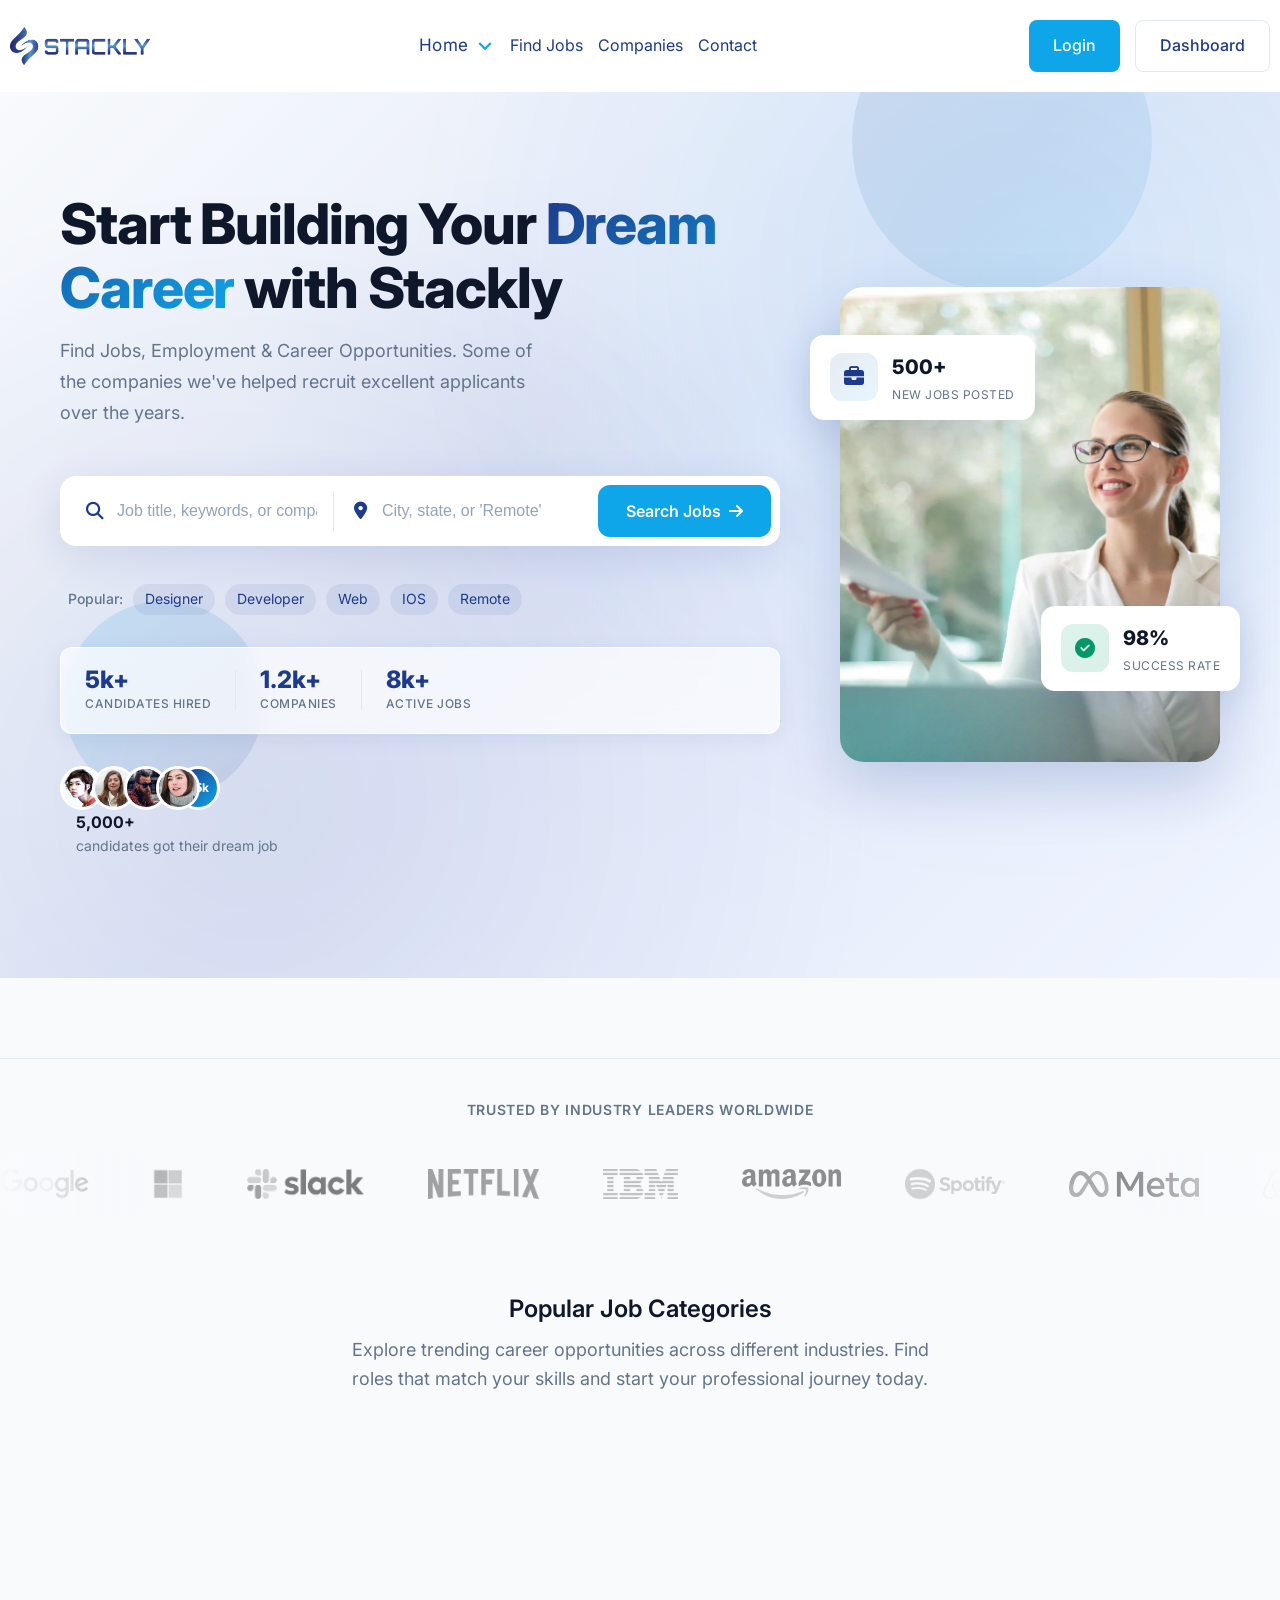
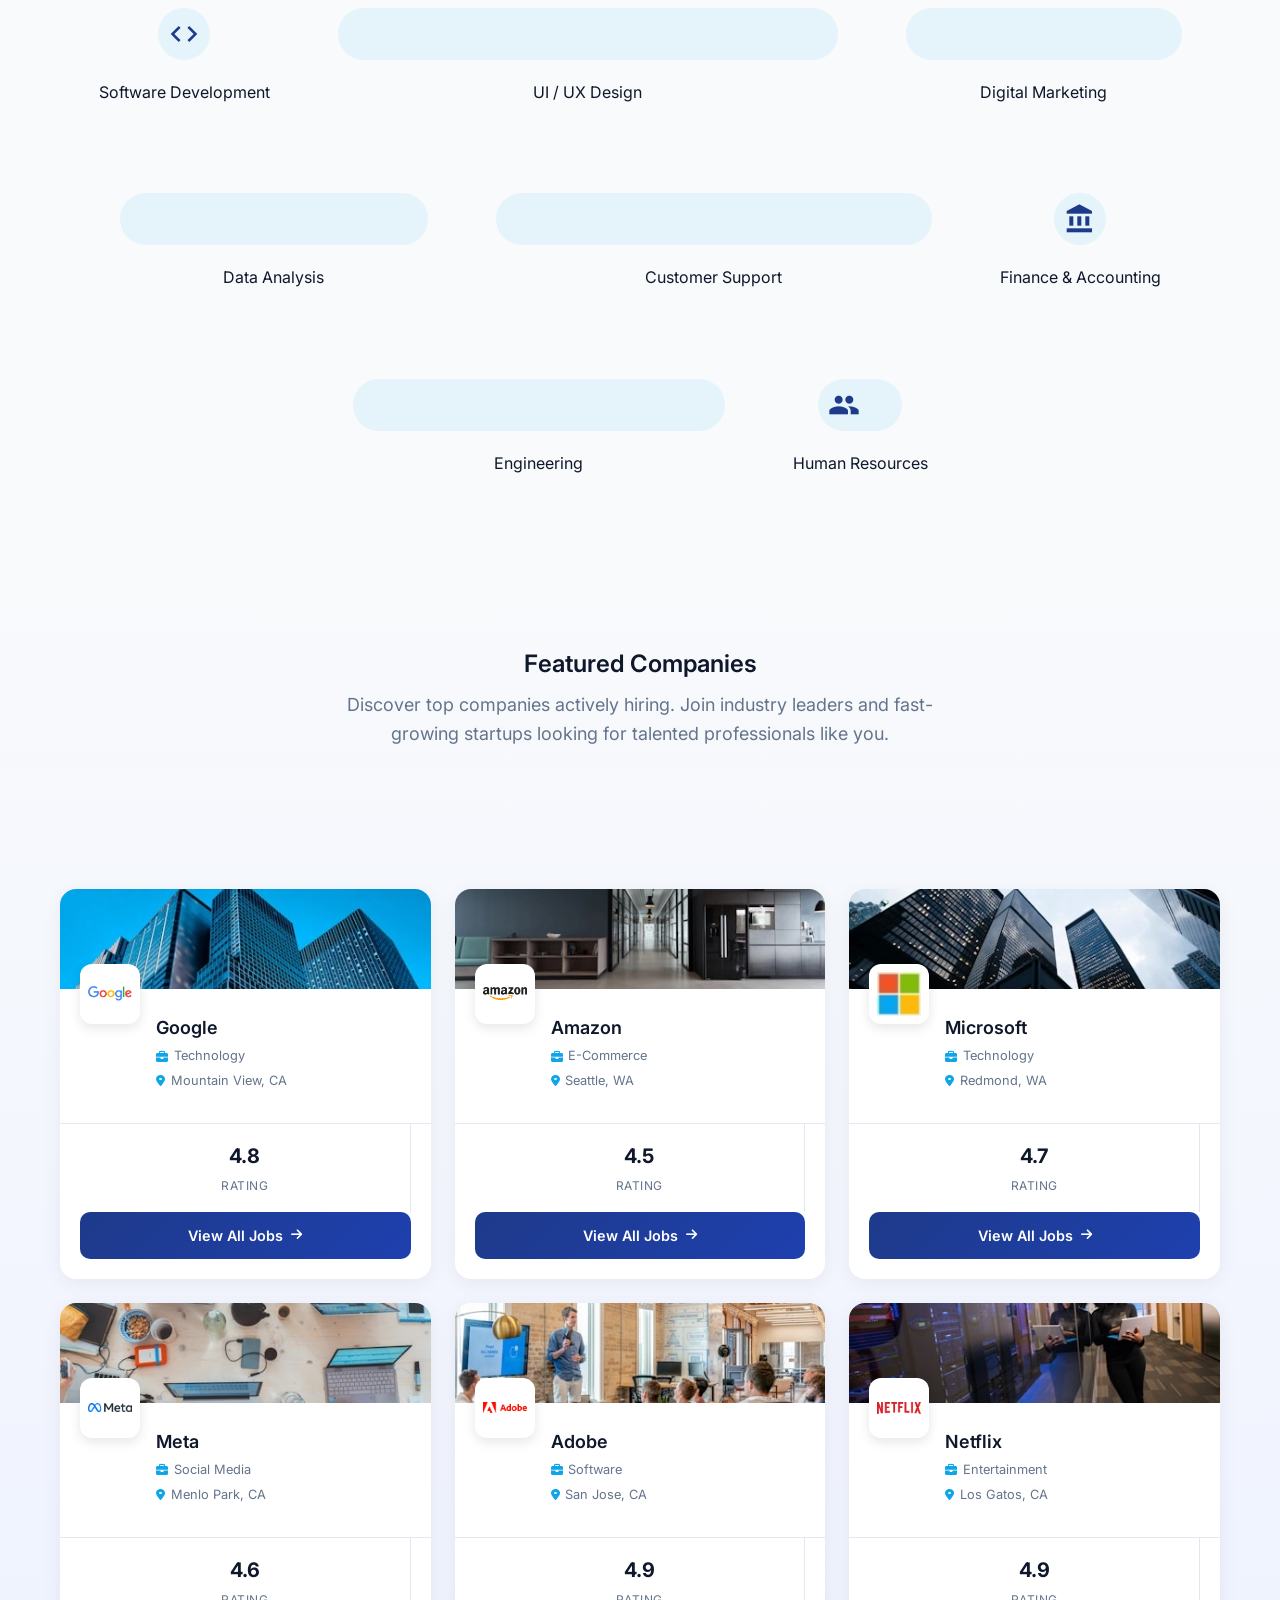
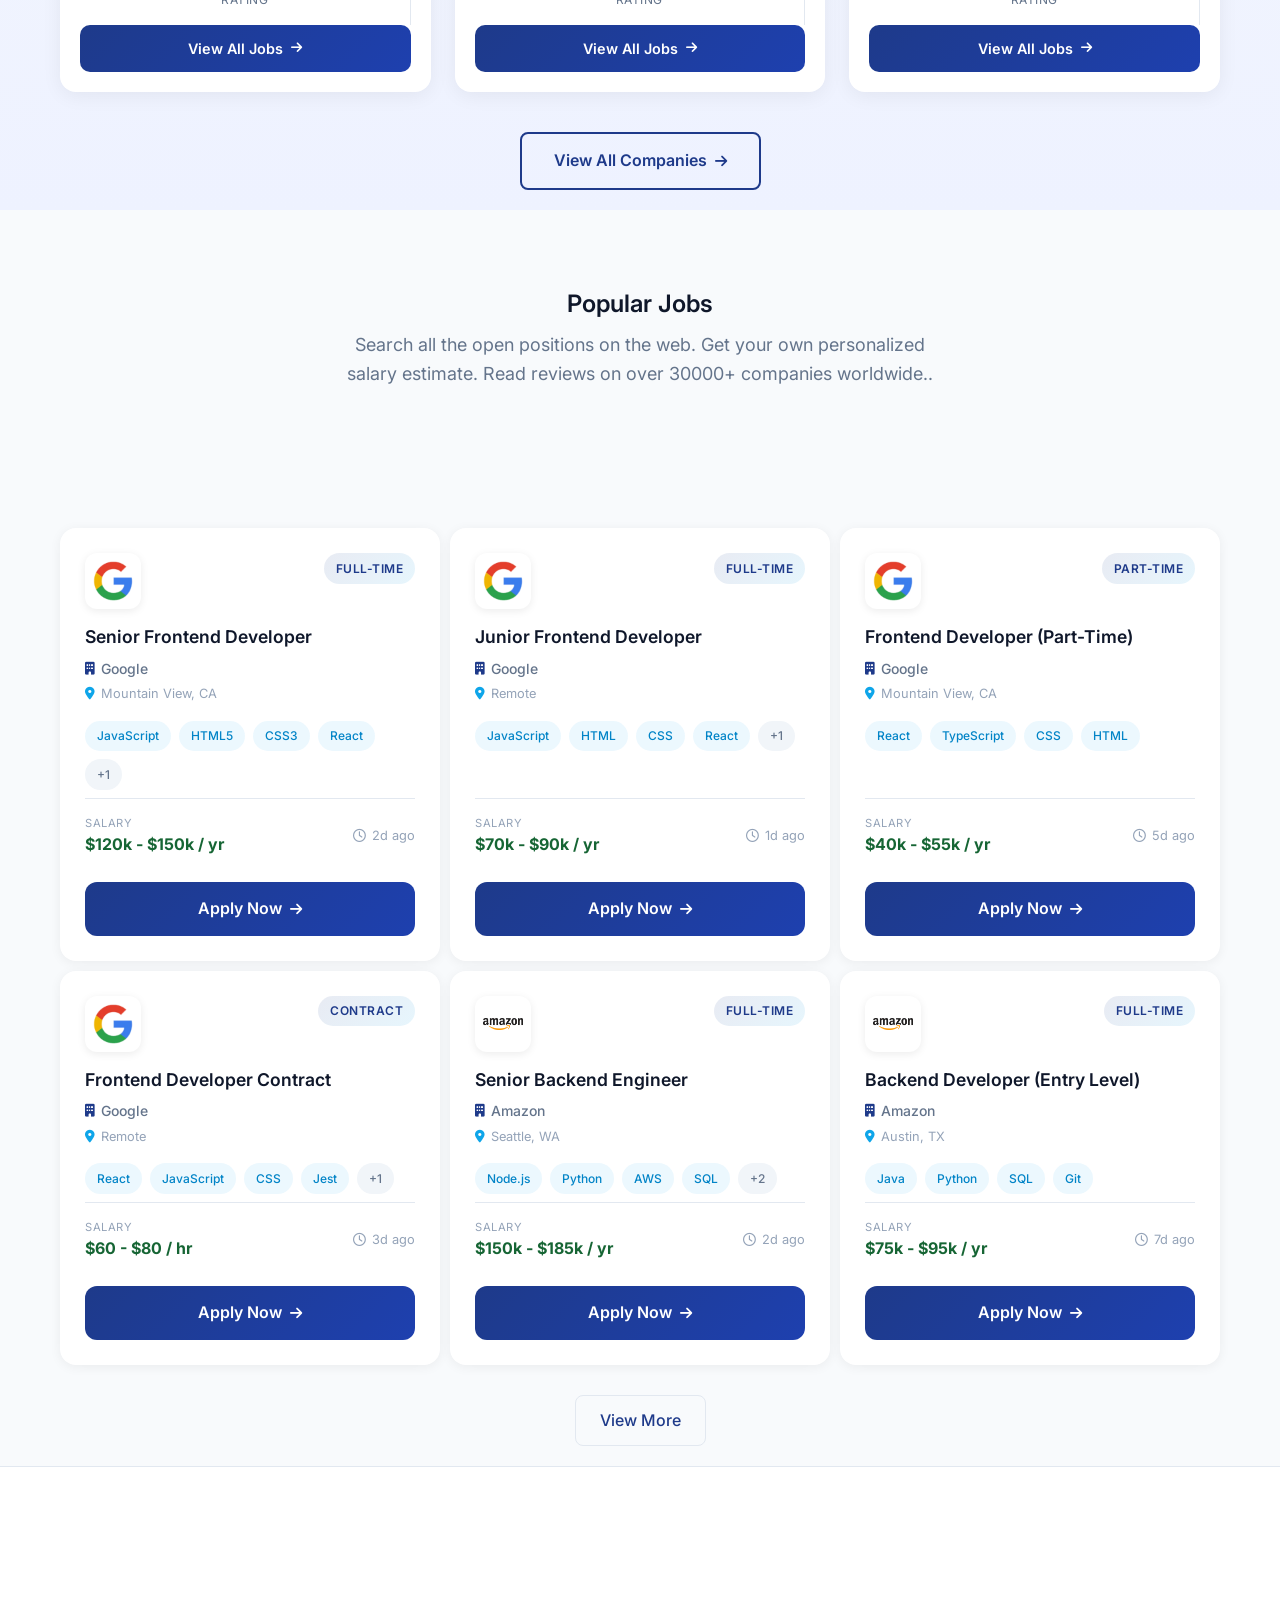
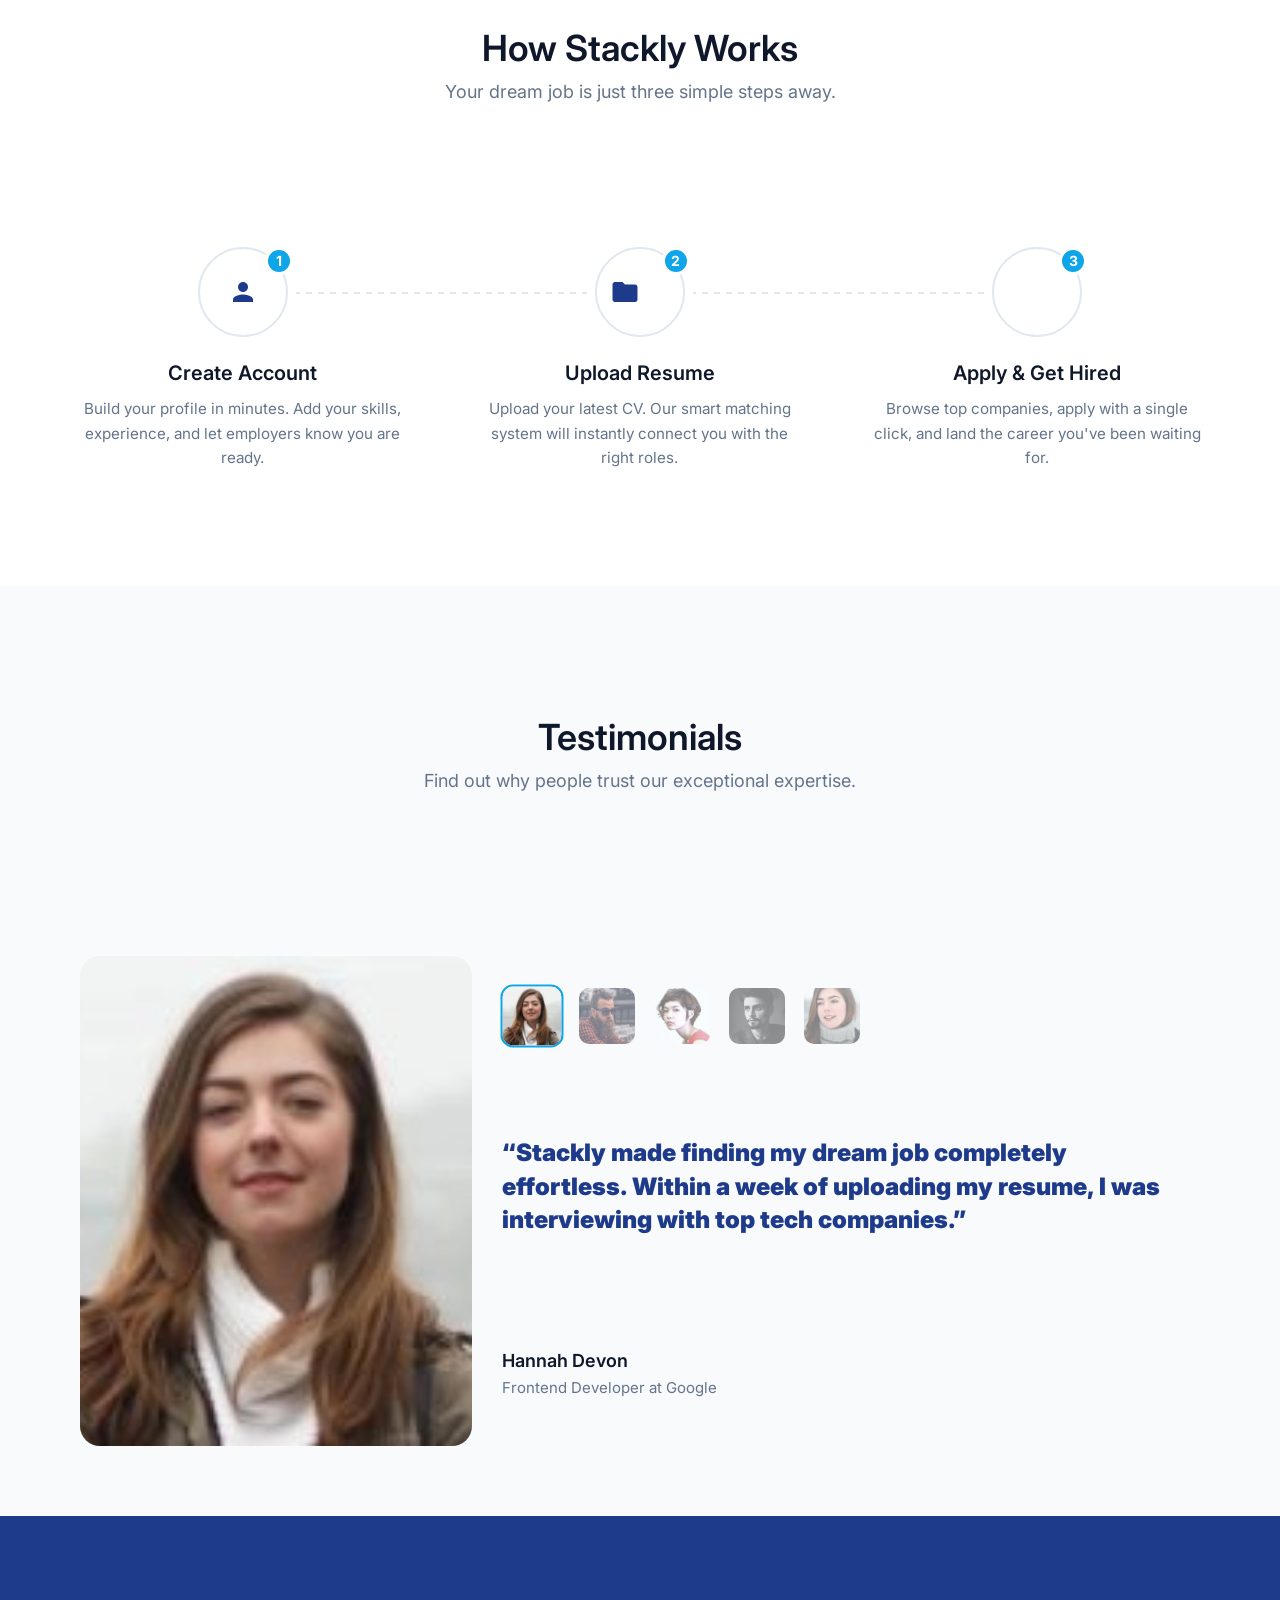
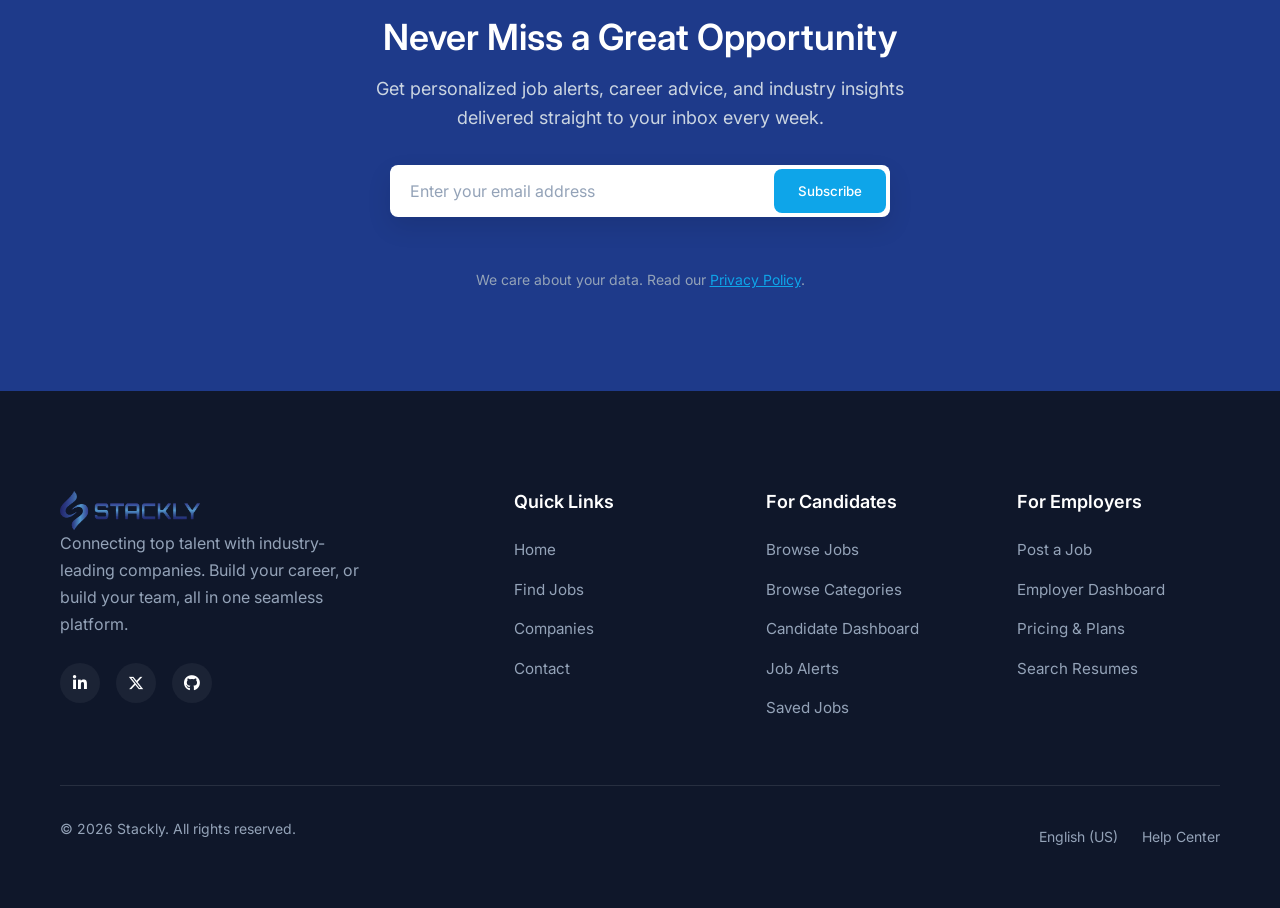
<file: company.html>
<!DOCTYPE html>
<html lang="en">

<head>
    <meta charset="UTF-8">
    <meta name="viewport" content="width=device-width, initial-scale=1.0">
    <title>Company Jobs - Stackly Jobs</title>
    <link rel="stylesheet" href="shared.css">
    <link rel="stylesheet" href="style.css">
    <link rel="stylesheet" href="company.css">
    <link href="https://fonts.googleapis.com/icon?family=Material+Icons" rel="stylesheet">
    <link
        href="https://fonts.googleapis.com/css2?family=Inter:wght@300;400;500;600;700;800&family=Outfit:wght@400;600;700;800;900&display=swap"
        rel="stylesheet">
    <link rel="stylesheet" href="https://cdnjs.cloudflare.com/ajax/libs/font-awesome/6.5.1/css/all.min.css">
</head>

<body>
    <header id="header">
        <div class="head-cls">
            <a href="index.html">
                <img src="./assets/Stackly-logo-Blue.webp" alt="Stackly Logo" class="logo">
            </a>
            <nav class="menu-items" id="navMenu">
                <a href="index.html">Home</a>
                <a href="jobs-listing.html">Find Jobs</a>
                <a href="Company-listing.html" class="active">Companies</a>
                <a href="contact.html">Contact</a>
                <div class="close-btn material-icons" id="closeMenu">close</div>
                <div class="head-btns mob-view">
                    <a href="login.html" class="btn btn-primary">Login</a>
                    <a href="dashboard.html" class="btn btn-outline">Dashboard</a>
                </div>
            </nav>
            <div class="head-btns">
                <a href="login.html" class="btn btn-primary">Login</a>
                <a href="dashboard.html" class="btn btn-outline">Dashboard</a>
            </div>
            <div class="hamburger" id="hamburger">
                <span class="material-icons">menu</span>
            </div>
        </div>
    </header>
    <section class="company-hero" id="companyHero">
        <div class="container">
            <div class="company-hero-content">
                <a href="index.html" class="back-link">
                    <i class="fas fa-arrow-left"></i> Back to Home
                </a>
                <div class="company-header-info">
                    <div class="company-logo-wrapper">
                        <img id="companyLogo" src="" alt="Company Logo">
                    </div>
                    <div class="company-text-info">
                        <h1 id="companyName">Loading...</h1>
                        <div class="company-meta">
                            <span><i class="fas fa-briefcase"></i> <span id="companyIndustry"></span></span>
                            <span><i class="fas fa-map-marker-alt"></i> <span id="companyLocation"></span></span>
                            <span><i class="fas fa-building"></i> <span id="jobCount">0</span> Open Positions</span>
                        </div>
                    </div>
                </div>
            </div>
        </div>
    </section>

    <section class="company-jobs-section">
        <div class="container">
            <div class="section-header">
                <h1>Open Positions at <span id="headerCompanyName"></span></h1>
                <p>Find your next career opportunity</p>
            </div>

            <div class="job-grid" id="companyJobsContainer">
            </div>
        </div>
    </section>
    <footer class="site-footer">
        <div class="container">
            <div class="footer-grid">

                <div class="footer-brand-col">
                    <img src="./assets/Stackly-logo-Blue.webp" alt="Logo" class="logo">
                    <p class="footer-bio">
                        Connecting top talent with industry-leading companies. Build your career, or build your team,
                        all in one seamless platform.
                    </p>
                    <div class="social-links">
                        <a href="404page.html" aria-label="LinkedIn" class="social-icon">
                            <i class="fa-brands fa-linkedin-in"></i>
                        </a>
                        <a href="404page.html" aria-label="Twitter" class="social-icon">
                            <i class="fa-brands fa-x-twitter"></i>
                        </a>
                        <a href="404page.html" aria-label="GitHub" class="social-icon">
                            <i class="fa-brands fa-github"></i>
                        </a>
                    </div>
                </div>
                <div class="footer-links-col">
                    <h4 class="footer-title">Quick Links</h4>
                    <ul class="footer-list">
                        <li><a href="index.html">Home</a></li>
                        <li><a href="jobs-listing.html">Find Jobs</a></li>
                        <li><a href="Company-listing.html">Companies</a></li>
                        <li><a href="contact.html">Contact</a></li>
                    </ul>
                </div>
                <div class="footer-links-col">
                    <h4 class="footer-title">For Candidates</h4>
                    <ul class="footer-list">
                        <li><a href="404page.html">Browse Jobs</a></li>
                        <li><a href="404page.html">Browse Categories</a></li>
                        <li><a href="404page.html">Candidate Dashboard</a></li>
                        <li><a href="404page.html">Job Alerts</a></li>
                        <li><a href="404page.html">Saved Jobs</a></li>
                    </ul>
                </div>

                <div class="footer-links-col">
                    <h4 class="footer-title">For Employers</h4>
                    <ul class="footer-list">
                        <li><a href="404page.html">Post a Job</a></li>
                        <li><a href="404page.html">Employer Dashboard</a></li>
                        <li><a href="404page.html">Pricing & Plans</a></li>
                        <li><a href="404page.html">Search Resumes</a></li>
                    </ul>
                </div>
            </div>
            <div class="footer-bottom">
                <p>&copy; 2026 Stackly. All rights reserved.</p>
                <div class="footer-bottom-links">
                    <a href="404page.html">English (US)</a>
                    <a href="404page.html">Help Center</a>
                </div>
            </div>
        </div>
    </footer>
    <script src="script.js"></script>
    <script>
        document.addEventListener('DOMContentLoaded', () => {
            const urlParams = new URLSearchParams(window.location.search);
            const company = urlParams.get('company');

            if (!company) {
                window.location.href = 'index.html';
                return;
            }

            loadCompanyJobs(company);

            async function loadCompanyJobs(companyName) {
                try {
                    const response = await fetch('./jobs.json');
                    const jobs = await response.json();

                    const filteredJobs = jobs.filter(job =>
                        job.company.toLowerCase() === companyName.toLowerCase()
                    );

                    if (filteredJobs.length === 0) {
                        document.getElementById('companyJobsContainer').innerHTML =
                            '<p class="no-jobs-message">No open positions at ' + companyName + ' currently.</p>';
                        return;
                    }

                    const companyJob = filteredJobs[0];

                    document.getElementById('companyLogo').src = companyJob.logo;
                    document.getElementById('companyName').textContent = companyJob.company;
                    document.getElementById('companyIndustry').textContent = getIndustry(companyJob.company);
                    document.getElementById('companyLocation').textContent = companyJob.location;
                    document.getElementById('jobCount').textContent = filteredJobs.length;
                    document.getElementById('headerCompanyName').textContent = companyJob.company;
                    document.title = 'Jobs at ' + companyJob.company + ' - Stackly Jobs';

                    const jobsContainer = document.getElementById('companyJobsContainer');
                    jobsContainer.innerHTML = '';

                    filteredJobs.forEach(job => {
                        const tags = job.skills || [];
                        const tagsHTML = tags.slice(0, 4).map(tag =>
                            `<span class="skill-tag">${tag}</span>`
                        ).join('');

                        const cardHTML = `
                            <div class="job-card-new">
                                <div class="card-header">
                                    <div class="company-logo-wrapper">
                                        <img src="${job.logo}" alt="${job.company}" class="company-logo">
                                    </div>
                                    <div class="job-type-badge">${job.type || 'Full-Time'}</div>
                                </div>
                                
                                <div class="card-body">
                                    <h3 class="job-title">
                                        <a href="job-desc.html?id=${job.id}">${job.title}</a>
                                    </h3>
                                    <p class="company-name">
                                        <i class="fas fa-building"></i> ${job.company}
                                    </p>
                                    <p class="job-location">
                                        <i class="fas fa-map-marker-alt"></i> ${job.location}
                                    </p>
                                    
                                    <div class="skills-row">
                                        ${tagsHTML}
                                        ${tags.length > 4 ? `<span class="skill-tag skill-more">+${tags.length - 4}</span>` : ''}
                                    </div>
                                </div>
                                
                                <div class="card-footer">
                                    <div class="salary-wrapper">
                                        <span class="salary-label">Salary</span>
                                        <span class="salary-value">${job.salary}</span>
                                    </div>
                                    <div class="job-meta-info">
                                        <span class="posted-time"><i class="far fa-clock"></i> ${job.posted ? job.posted + 'd ago' : 'Recently'}</span>
                                    </div>
                                </div>
                                
                                <a href="job-desc.html?id=${job.id}" class="btn-apply-card">
                                    Apply Now <i class="fas fa-arrow-right"></i>
                                </a>
                            </div>
                        `;

                        jobsContainer.insertAdjacentHTML('beforeend', cardHTML);
                    });

                } catch (error) {
                    console.error('Error loading jobs:', error);
                    document.getElementById('companyJobsContainer').innerHTML =
                        '<p class="error-msg">Unable to load jobs. Please try again later.</p>';
                }
            }

            function getIndustry(company) {
                const industries = {
                    'Google': 'Technology',
                    'Amazon': 'E-Commerce',
                    'Microsoft': 'Technology',
                    'Meta': 'Social Media',
                    'Adobe': 'Software',
                    'Netflix': 'Entertainment',
                    'Apple': 'Technology',
                    'Tesla': 'Automotive',
                    'IBM': 'Technology',
                    'HubSpot': 'Marketing'
                };
                return industries[company] || 'Technology';
            }
        });
    </script>
</body>

</html>
</file>
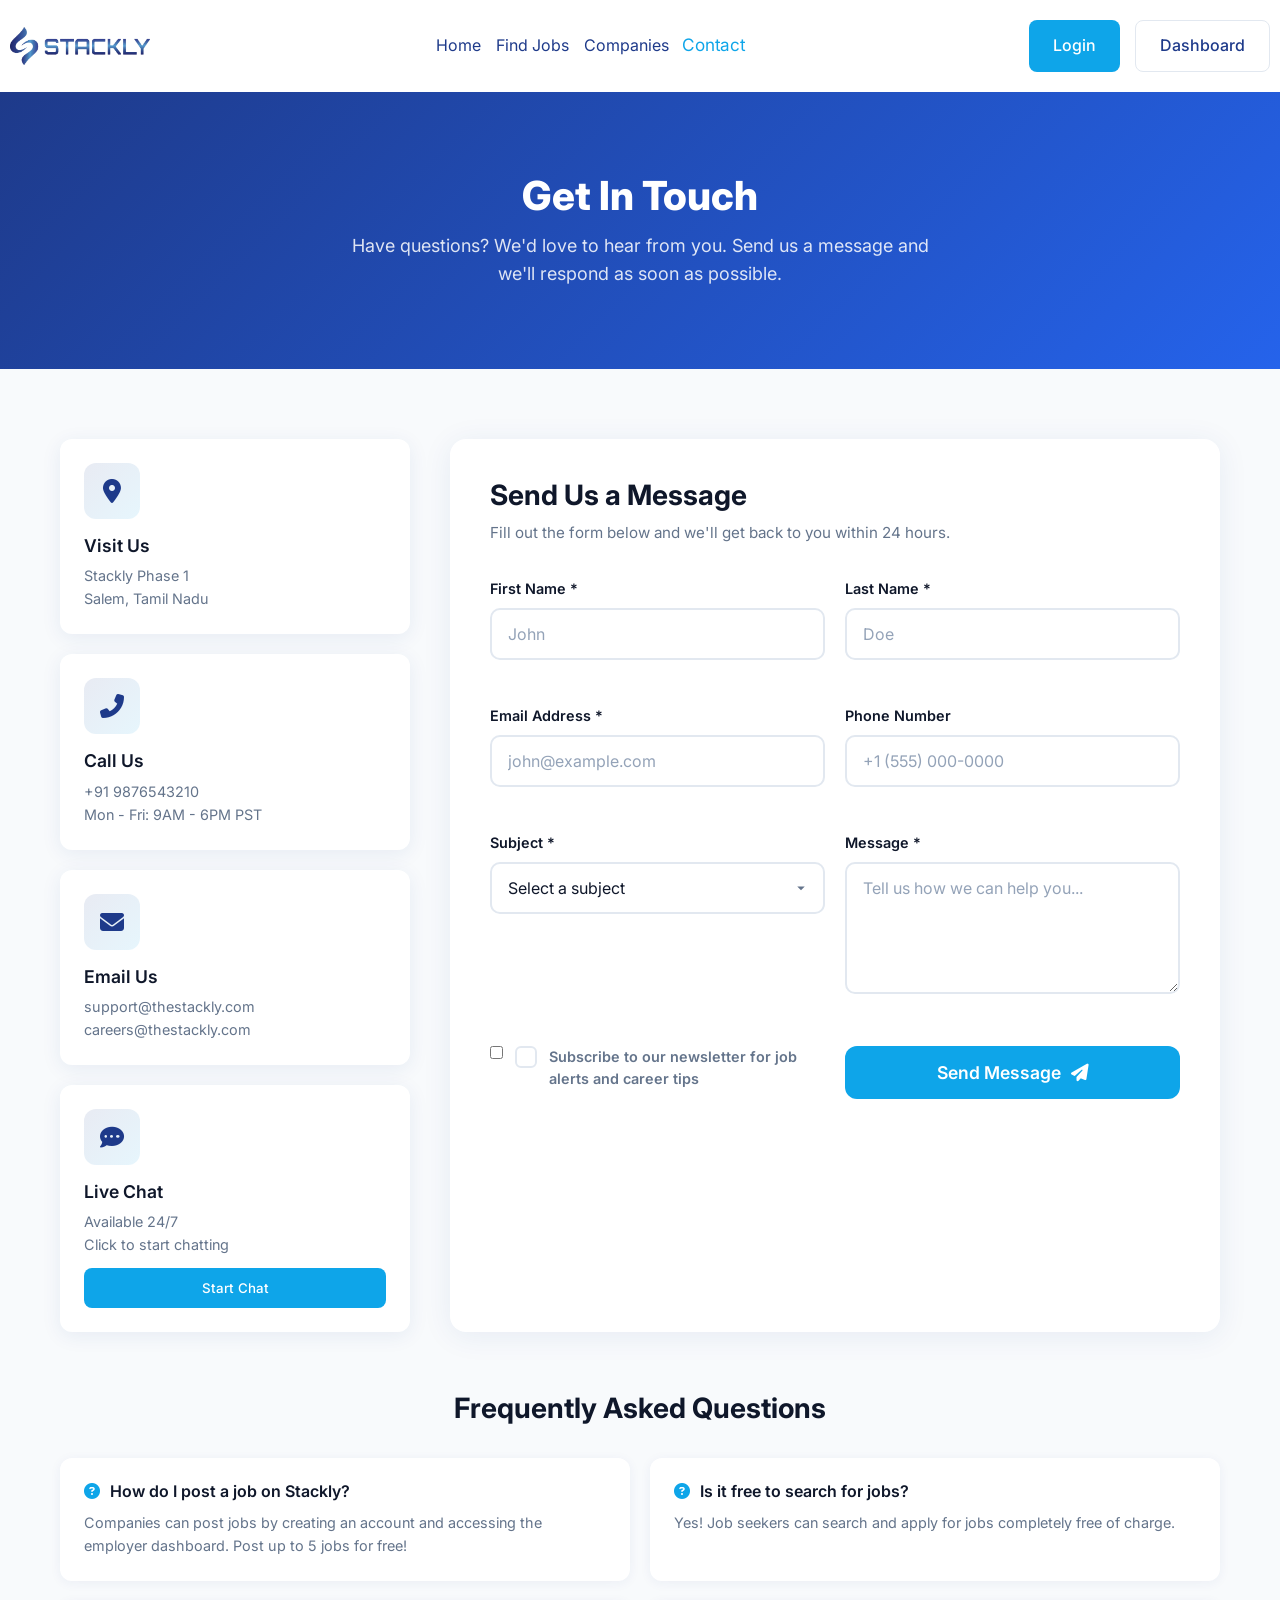
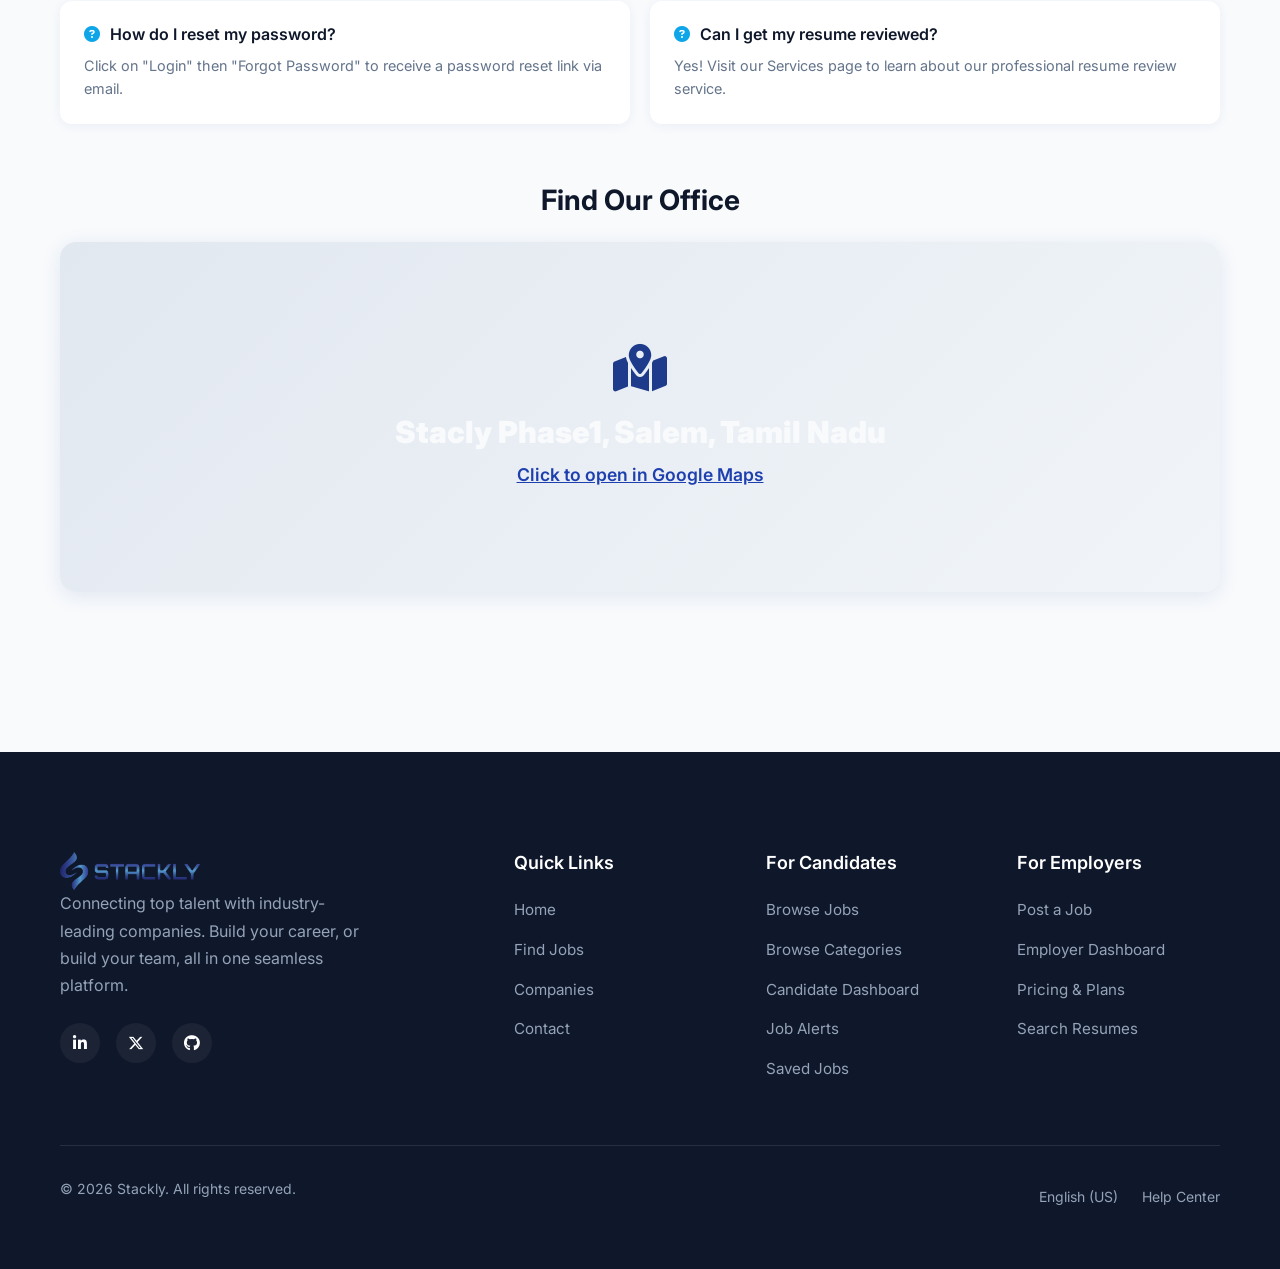
<file: contact.html>
<!DOCTYPE html>
<html lang="en">

<head>
    <meta charset="UTF-8">
    <meta name="viewport" content="width=device-width, initial-scale=1.0">
    <title>Contact Us - Stackly Job Portal</title>
    <meta name="description" content="Get in touch with Stackly Job Portal. We're here to help!" />
    <link rel="stylesheet" href="shared.css">
    <link rel="stylesheet" href="contact.css">
    <link href="https://fonts.googleapis.com/icon?family=Material+Icons" rel="stylesheet">
    <link
        href="https://fonts.googleapis.com/css2?family=Inter:wght@300;400;500;600;700;800&family=Outfit:wght@400;600;700;800;900&display=swap"
        rel="stylesheet">
    <link rel="stylesheet" href="https://cdnjs.cloudflare.com/ajax/libs/font-awesome/6.5.1/css/all.min.css">
    <link href="https://unpkg.com/aos@2.3.1/dist/aos.css" rel="stylesheet">
</head>

<body>
    <header id="header">
        <div class="head-cls">
            <a href="index.html">
                <img src="./assets/Stackly-logo-Blue.webp" alt="Stackly Logo" class="logo">
            </a>
            <nav class="menu-items" id="navMenu">
                <a href="index.html">Home</a>
                <a href="jobs-listing.html">Find Jobs</a>
                <a href="Company-listing.html">Companies</a>
                <a href="contact.html" class="active">Contact</a>
                <div class="close-btn material-icons" id="closeMenu">close</div>
                <div class="head-btns mob-view">
                    <a href="login.html" class="btn btn-primary">Login</a>
                    <a href="dashboard.html" class="btn btn-outline">Dashboard</a>
                </div>
            </nav>
            <div class="head-btns">
                <a href="login.html" class="btn btn-primary">Login</a>
                <a href="dashboard.html" class="btn btn-outline">Dashboard</a>
            </div>
            <div class="hamburger" id="hamburger">
                <span class="material-icons">menu</span>
            </div>
        </div>
    </header>

    <main class="contact-main">
        <section class="contact-hero">
            <div class="container">
                <h1>Get In Touch</h1>
                <p>Have questions? We'd love to hear from you. Send us a message and we'll respond as soon as possible.
                </p>
            </div>
        </section>

        <div class="container">
            <div class="contact-content">
                <div class="contact-info">
                    <div class="info-card" data-aos="fade-up">
                        <div class="info-icon">
                            <i class="fas fa-map-marker-alt"></i>
                        </div>
                        <h3>Visit Us</h3>
                        <p>Stackly Phase 1<br>Salem, Tamil Nadu</p>
                    </div>

                    <div class="info-card" data-aos="fade-up">
                        <div class="info-icon">
                            <i class="fas fa-phone-alt"></i>
                        </div>
                        <h3>Call Us</h3>
                        <p>+91 9876543210<br>Mon - Fri: 9AM - 6PM PST</p>
                    </div>

                    <div class="info-card" data-aos="fade-up">
                        <div class="info-icon">
                            <i class="fas fa-envelope"></i>
                        </div>
                        <h3>Email Us</h3>
                        <p>support@thestackly.com<br>careers@thestackly.com</p>
                    </div>

                    <div class="info-card" data-aos="fade-up">
                        <div class="info-icon">
                            <i class="fas fa-comment-dots"></i>
                        </div>
                        <h3>Live Chat</h3>
                        <p>Available 24/7<br>Click to start chatting</p>
                        <button class="btn btn-primary chat-btn" onclick="openChat()">Start Chat</button>
                    </div>
                </div>
                <div class="contact-form-wrapper" data-aos="fade-down">
                    <div class="form-header">
                        <h2>Send Us a Message</h2>
                        <p>Fill out the form below and we'll get back to you within 24 hours.</p>
                    </div>

                    <form id="contactForm" class="contact-form" novalidate>
                        <div class="form-row">
                            <div class="form-group">
                                <label for="firstName">First Name *</label>
                                <input type="text" id="firstName" name="firstName" required placeholder="John">
                                <span class="error-message" id="firstNameError"></span>
                            </div>
                            <div class="form-group">
                                <label for="lastName">Last Name *</label>
                                <input type="text" id="lastName" name="lastName" required placeholder="Doe">
                                <span class="error-message" id="lastNameError"></span>
                            </div>

                            <div class="form-group">
                                <label for="email">Email Address *</label>
                                <input type="email" id="email" name="email" required placeholder="john@example.com">
                                <span class="error-message" id="emailError"></span>
                            </div>

                            <div class="form-group">
                                <label for="phone">Phone Number</label>
                                <input type="number" id="phone" name="phone" placeholder="+1 (555) 000-0000">
                            </div>

                            <div class="form-group">
                                <label for="subject">Subject *</label>
                                <select id="subject" name="subject" required>
                                    <option value="">Select a subject</option>
                                    <option value="general">General Inquiry</option>
                                    <option value="support">Technical Support</option>
                                    <option value="careers">Careers & Jobs</option>
                                    <option value="partnership">Partnership</option>
                                    <option value="feedback">Feedback</option>
                                    <option value="billing">Billing</option>
                                    <option value="other">Other</option>
                                </select>
                                <span class="error-message" id="subjectError"></span>
                            </div>

                            <div class="form-group">
                                <label for="message">Message *</label>
                                <textarea id="message" name="message" rows="5" required
                                    placeholder="Tell us how we can help you..."></textarea>
                                <span class="error-message" id="messageError"></span>
                            </div>

                            <div class="form-group checkbox-group">
                                <label class="checkbox-label">
                                    <input type="checkbox" id="newsletter" name="newsletter">
                                    <span class="checkbox-custom"></span>
                                    <span class="label-text">Subscribe to our newsletter for job alerts and career
                                        tips</span>
                                </label>
                            </div>

                            <button type="submit" class="btn btn-primary btn-submit">
                                <span>Send Message</span>
                                <i class="fas fa-paper-plane"></i>
                            </button>
                    </form>
                    <div class="success-message" id="successMessage" style="display: none;">
                        <div class="success-icon">
                            <i class="fas fa-check-circle"></i>
                        </div>
                        <h3>Message Sent Successfully!</h3>
                        <p>Thank you for contacting us. We'll get back to you within 24 hours.</p>
                        <button class="btn btn-outline" onclick="resetForm()">Send Another Message</button>
                    </div>
                </div>
            </div>
        </div>
        <section class="faq-section" data-aos="fade-down">
            <h2>Frequently Asked Questions</h2>
            <div class="faq-grid">
                <div class="faq-item">
                    <h3><i class="fas fa-question-circle"></i> How do I post a job on Stackly?</h3>
                    <p>Companies can post jobs by creating an account and accessing the employer dashboard. Post up
                        to 5 jobs for free!</p>
                </div>
                <div class="faq-item">
                    <h3><i class="fas fa-question-circle"></i> Is it free to search for jobs?</h3>
                    <p>Yes! Job seekers can search and apply for jobs completely free of charge.</p>
                </div>
                <div class="faq-item">
                    <h3><i class="fas fa-question-circle"></i> How do I reset my password?</h3>
                    <p>Click on "Login" then "Forgot Password" to receive a password reset link via email.</p>
                </div>
                <div class="faq-item">
                    <h3><i class="fas fa-question-circle"></i> Can I get my resume reviewed?</h3>
                    <p>Yes! Visit our Services page to learn about our professional resume review service.</p>
                </div>
        </section>
        <section class="map-section" data-aos="fade-up">
            <h2>Find Our Office</h2>
            <div class="map-container">
                <div class="map-placeholder">
                    <iframe
                        src="https://www.google.com/maps/embed?pb=!1m18!1m12!1m3!1d3907.1616098770783!2d78.17140487459903!3d11.68295658852636!2m3!1f0!2f0!3f0!3m2!1i1024!2i768!4f13.1!3m3!1m2!1s0x3babefef7fd970bb%3A0xe11aef1a71994f9!2sStackly!5e0!3m2!1sen!2sin!4v1771822523831!5m2!1sen!2sin"
                        style="border:0;" allowfullscreen="" loading="lazy"
                        referrerpolicy="no-referrer-when-downgrade"></iframe>
                    <div class="map-content">
                        <i class="fas fa-map-marked-alt"></i>
                        <p>Stacly Phase1, Salem, Tamil Nadu</p>
                        <a href="404page.html">Click to open in Google Maps</a>
                    </div>
                </div>
        </section>
        </div>
    </main>
    <footer class="site-footer">
        <div class="container">
            <div class="footer-grid">

                <div class="footer-brand-col">
                    <img src="./assets/Stackly-logo-Blue.webp" alt="Logo" class="logo">
                    <p class="footer-bio">
                        Connecting top talent with industry-leading companies. Build your career, or build your team,
                        all in one seamless platform.
                    </p>
                    <div class="social-links">
                        <a href="404page.html" aria-label="LinkedIn" class="social-icon">
                            <i class="fa-brands fa-linkedin-in"></i>
                        </a>
                        <a href="404page.html" aria-label="Twitter" class="social-icon">
                            <i class="fa-brands fa-x-twitter"></i>
                        </a>
                        <a href="404page.html" aria-label="GitHub" class="social-icon">
                            <i class="fa-brands fa-github"></i>
                        </a>
                    </div>
                </div>
                <div class="footer-links-col">
                    <h4 class="footer-title">Quick Links</h4>
                    <ul class="footer-list">
                        <li><a href="index.html">Home</a></li>
                        <li><a href="jobs-listing.html">Find Jobs</a></li>
                        <li><a href="Company-listing.html">Companies</a></li>
                        <li><a href="contact.html">Contact</a></li>
                    </ul>
                </div>
                <div class="footer-links-col">
                    <h4 class="footer-title">For Candidates</h4>
                    <ul class="footer-list">
                        <li><a href="404page.html">Browse Jobs</a></li>
                        <li><a href="404page.html">Browse Categories</a></li>
                        <li><a href="404page.html">Candidate Dashboard</a></li>
                        <li><a href="404page.html">Job Alerts</a></li>
                        <li><a href="404page.html">Saved Jobs</a></li>
                    </ul>
                </div>

                <div class="footer-links-col">
                    <h4 class="footer-title">For Employers</h4>
                    <ul class="footer-list">
                        <li><a href="404page.html">Post a Job</a></li>
                        <li><a href="404page.html">Employer Dashboard</a></li>
                        <li><a href="404page.html">Pricing & Plans</a></li>
                        <li><a href="404page.html">Search Resumes</a></li>
                    </ul>
                </div>
            </div>
            <div class="footer-bottom">
                <p>&copy; 2026 Stackly. All rights reserved.</p>
                <div class="footer-bottom-links">
                    <a href="404page.html">English (US)</a>
                    <a href="404page.html">Help Center</a>
                </div>
            </div>
        </div>
    </footer>
    <script src="script.js"></script>
    <script src="https://unpkg.com/aos@2.3.1/dist/aos.js"></script>
    <script>
        AOS.init({
            duration: 1000,
            once: true,
            offset: 100
        });
    </script>
    <script>
        document.addEventListener('DOMContentLoaded', function () {
            const form = document.getElementById('contactForm');
            const successMessage = document.getElementById('successMessage');

            form.addEventListener('submit', function (e) {
                e.preventDefault();

                if (validateForm()) {
                    const submitBtn = form.querySelector('.btn-submit');
                    const originalText = submitBtn.innerHTML;
                    submitBtn.innerHTML = '<i class="fas fa-spinner fa-spin"></i> Sending...';
                    submitBtn.disabled = true;

                    setTimeout(() => {
                        window.location.href = '404page.html';
                    }, 1000);
                }
            });

            function validateForm() {
                let isValid = true;
                document.querySelectorAll('.error-message').forEach(el => {
                    el.textContent = '';
                });
                document.querySelectorAll('.form-group').forEach(el => {
                    el.classList.remove('has-error');
                });

                const firstName = document.getElementById('firstName');
                if (!firstName.value.trim()) {
                    showError(firstName, 'firstNameError', 'First name is required');
                    isValid = false;
                }

                const lastName = document.getElementById('lastName');
                if (!lastName.value.trim()) {
                    showError(lastName, 'lastNameError', 'Last name is required');
                    isValid = false;
                }

                const email = document.getElementById('email');
                const emailRegex = /^[^\s@]+@[^\s@]+\.[^\s@]+$/;
                if (!email.value.trim()) {
                    showError(email, 'emailError', 'Email is required');
                    isValid = false;
                } else if (!emailRegex.test(email.value)) {
                    showError(email, 'emailError', 'Please enter a valid email address');
                    isValid = false;
                }

                const subject = document.getElementById('subject');
                if (!subject.value) {
                    showError(subject, 'subjectError', 'Please select a subject');
                    isValid = false;
                }

                const message = document.getElementById('message');
                if (!message.value.trim()) {
                    showError(message, 'messageError', 'Message is required');
                    isValid = false;
                } else if (message.value.trim().length < 10) {
                    showError(message, 'messageError', 'Message must be at least 10 characters');
                    isValid = false;
                }

                return isValid;
            }

            function showError(input, errorId, message) {
                const errorEl = document.getElementById(errorId);
                const formGroup = input.closest('.form-group');

                if (errorEl) {
                    errorEl.textContent = message;
                }
                if (formGroup) {
                    formGroup.classList.add('has-error');
                }
            }

            document.getElementById('firstName').addEventListener('blur', function () {
                if (this.value.trim()) {
                    clearError(this);
                }
            });

            document.getElementById('lastName').addEventListener('blur', function () {
                if (this.value.trim()) {
                    clearError(this);
                }
            });

            document.getElementById('email').addEventListener('blur', function () {
                const emailRegex = /^[^\s@]+@[^\s@]+\.[^\s@]+$/;
                if (this.value.trim() && emailRegex.test(this.value)) {
                    clearError(this);
                }
            });

            document.getElementById('subject').addEventListener('change', function () {
                if (this.value) {
                    clearError(this);
                }
            });

            document.getElementById('message').addEventListener('blur', function () {
                if (this.value.trim().length >= 10) {
                    clearError(this);
                }
            });

            function clearError(input) {
                const formGroup = input.closest('.form-group');
                const errorEl = formGroup.querySelector('.error-message');
                if (errorEl) {
                    errorEl.textContent = '';
                }
                formGroup.classList.remove('has-error');
            }
        });

        function resetForm() {
            const form = document.getElementById('contactForm');
            const successMessage = document.getElementById('successMessage');

            form.reset();
            form.style.display = 'block';
            successMessage.style.display = 'none';

            const submitBtn = form.querySelector('.btn-submit');
            submitBtn.innerHTML = '<span>Send Message</span><i class="fas fa-paper-plane"></i>';
            submitBtn.disabled = false;
        }

        function openChat() {
            window.location.href = '404page.html';
        }
    </script>
</body>

</html>
</file>
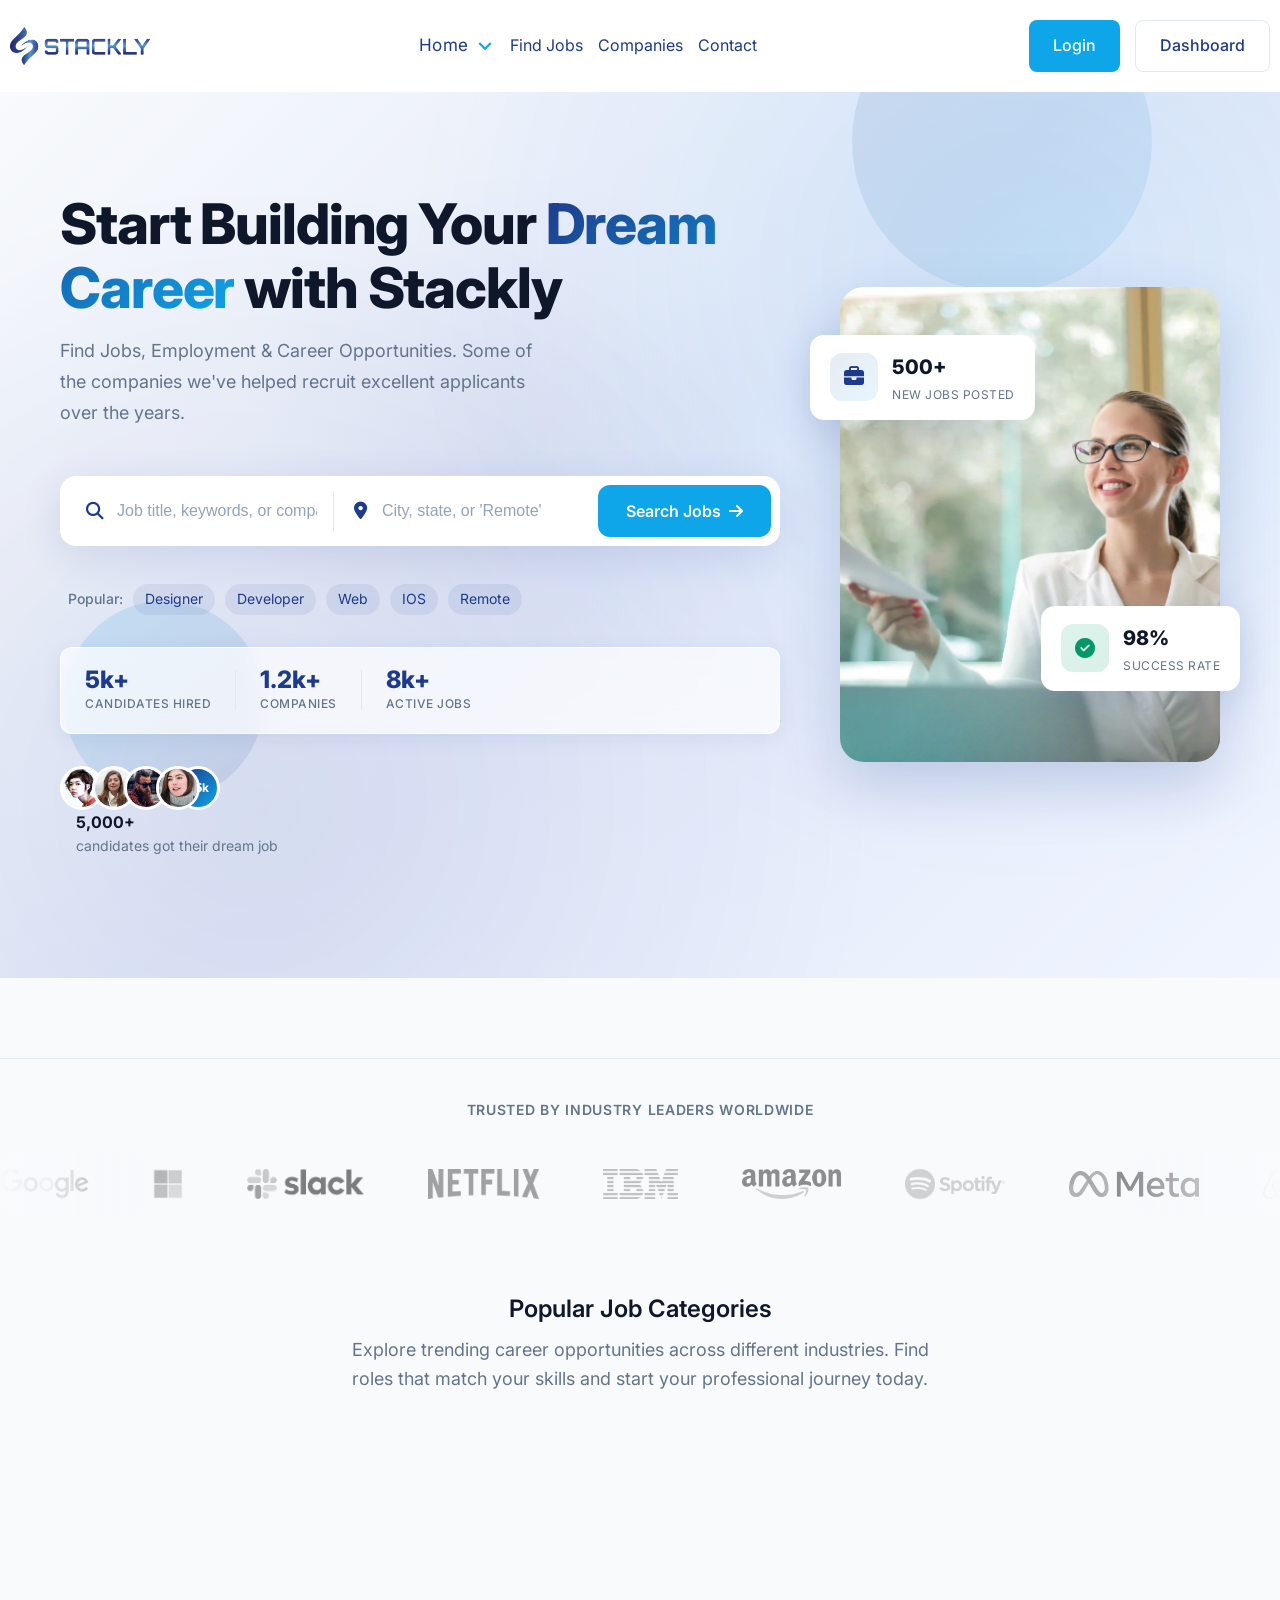
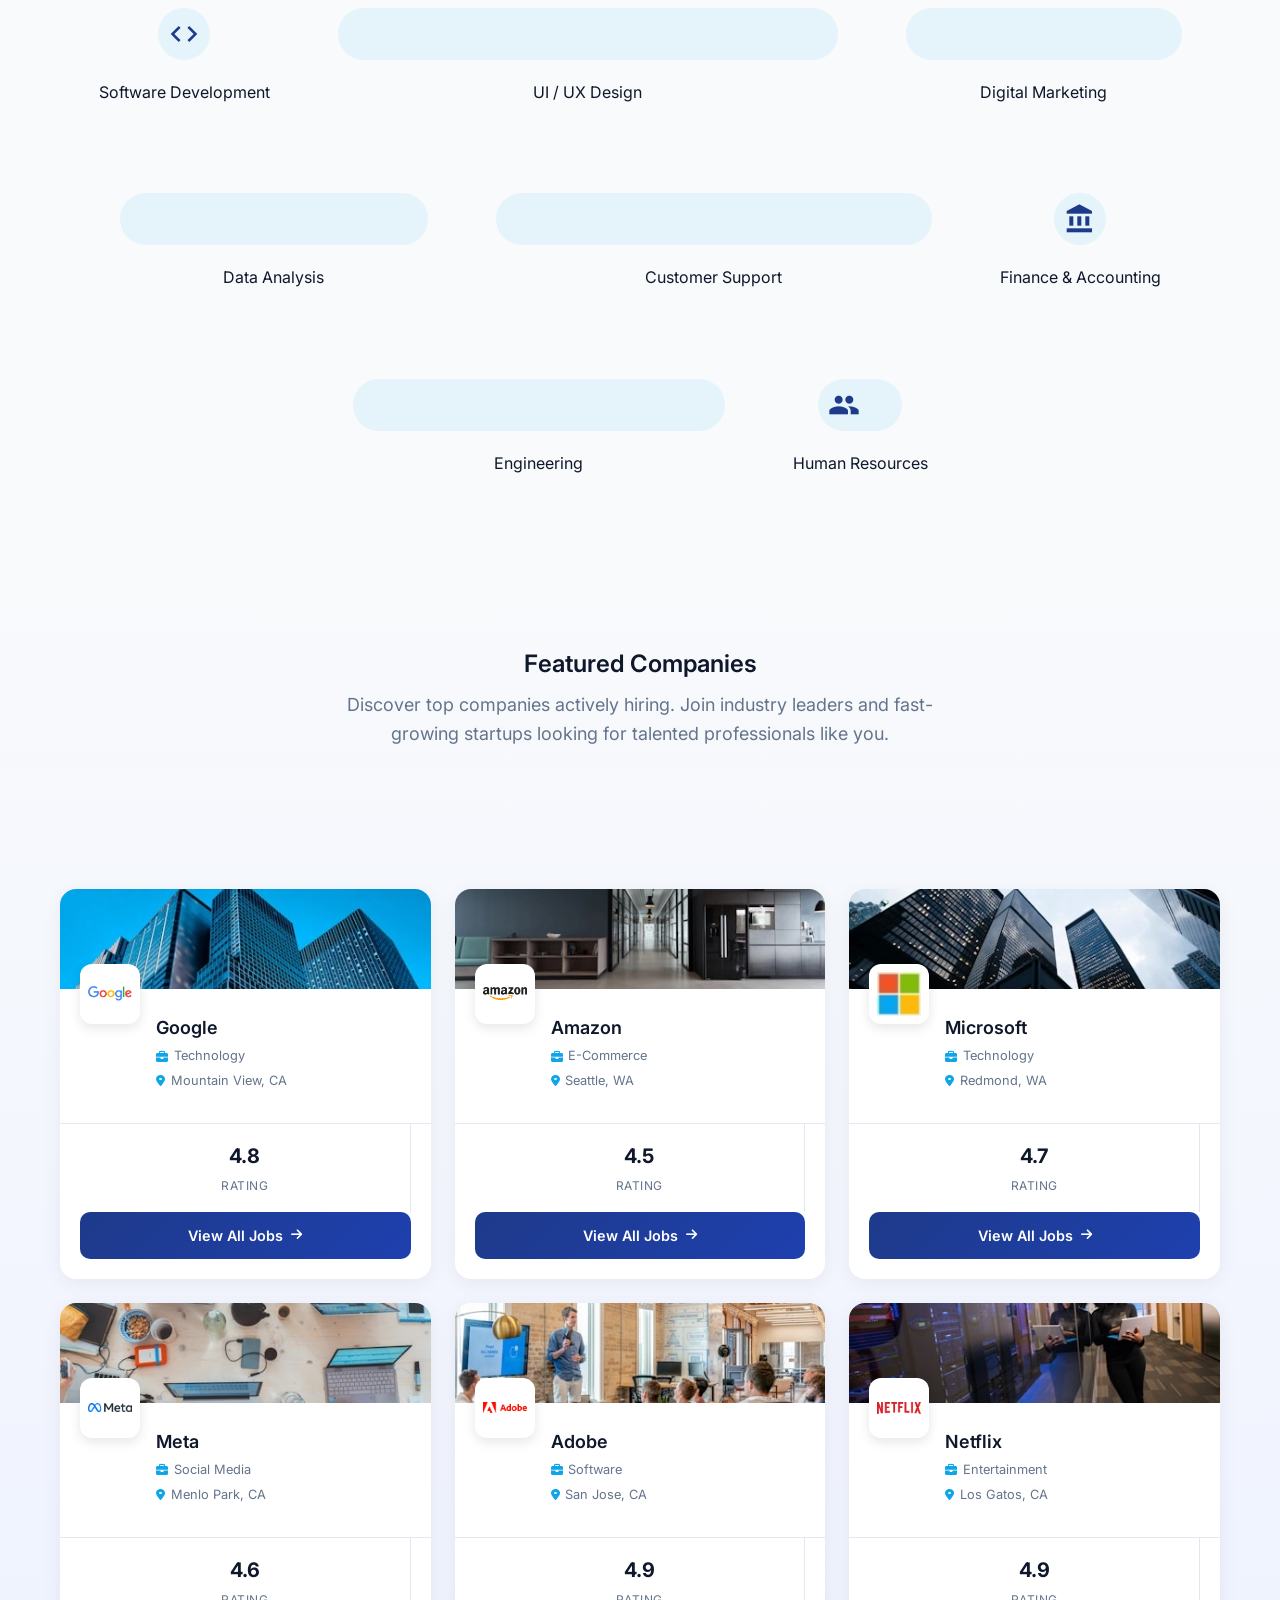
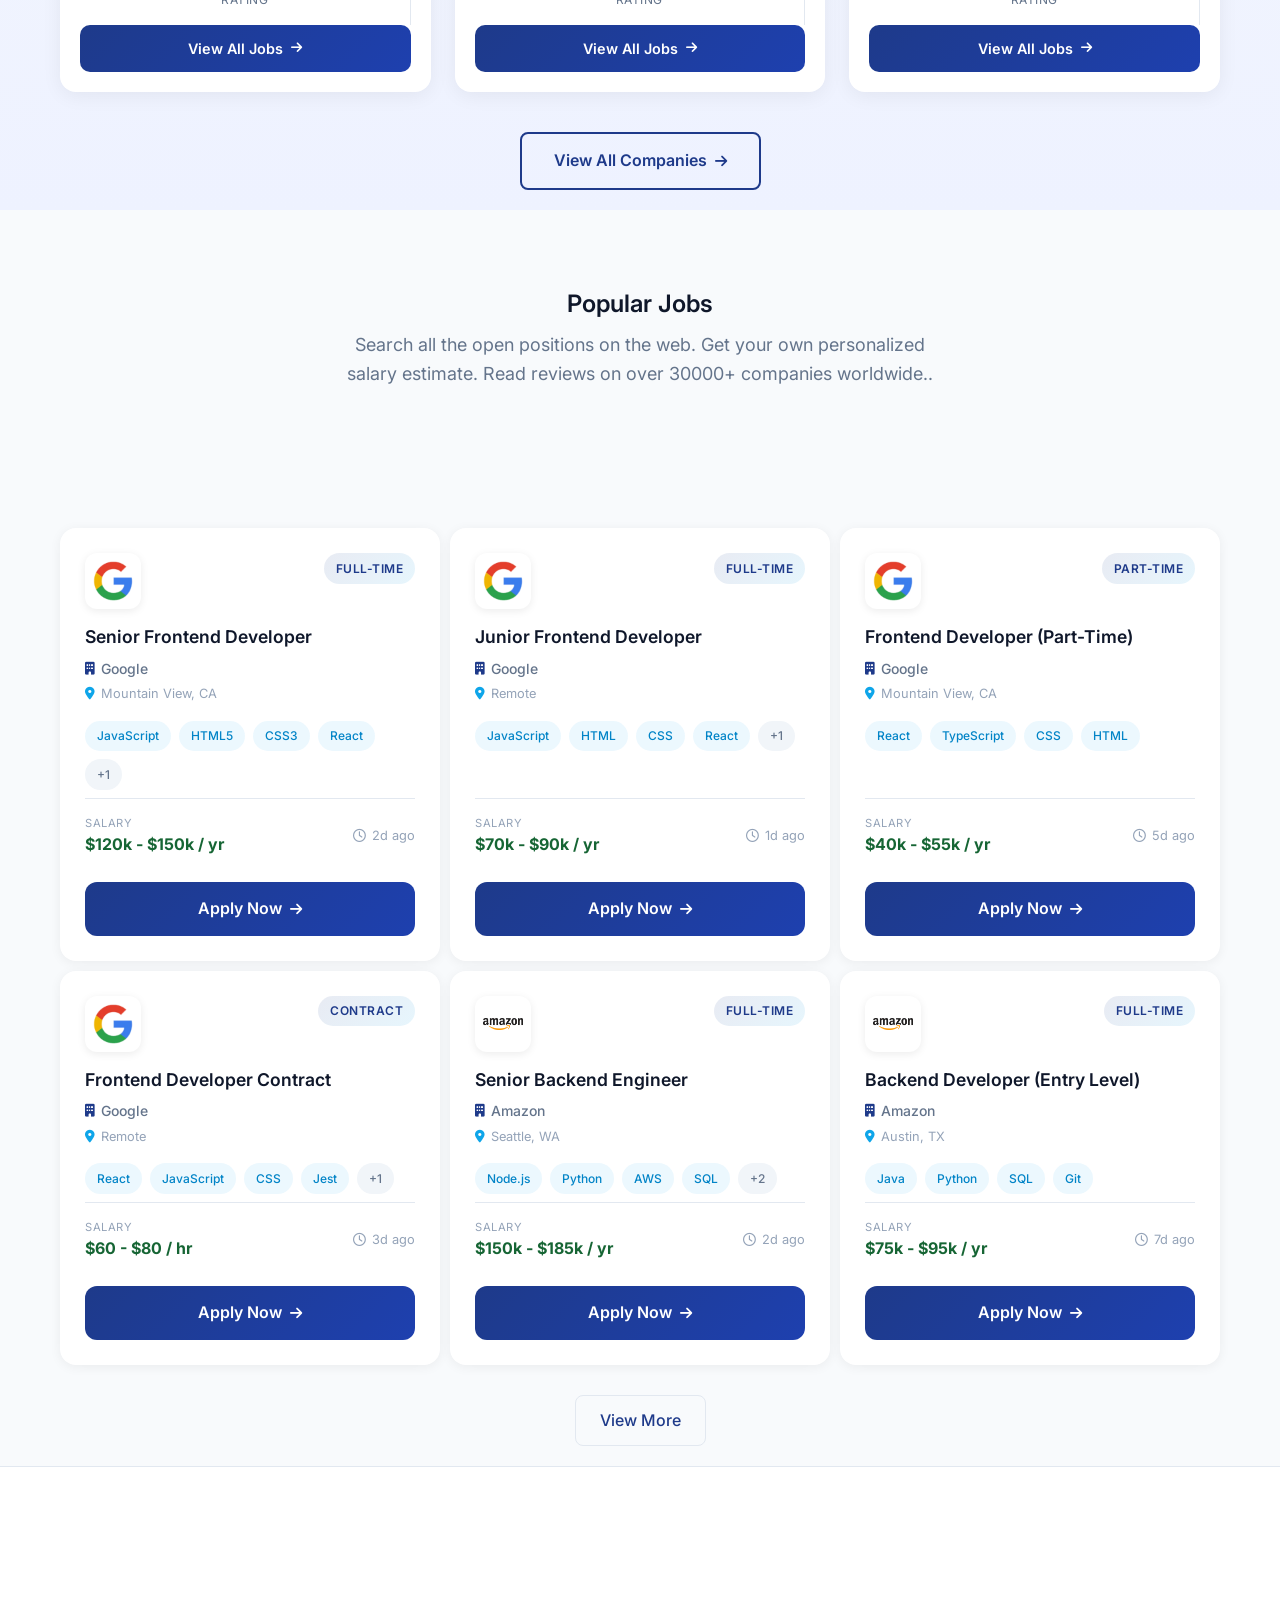
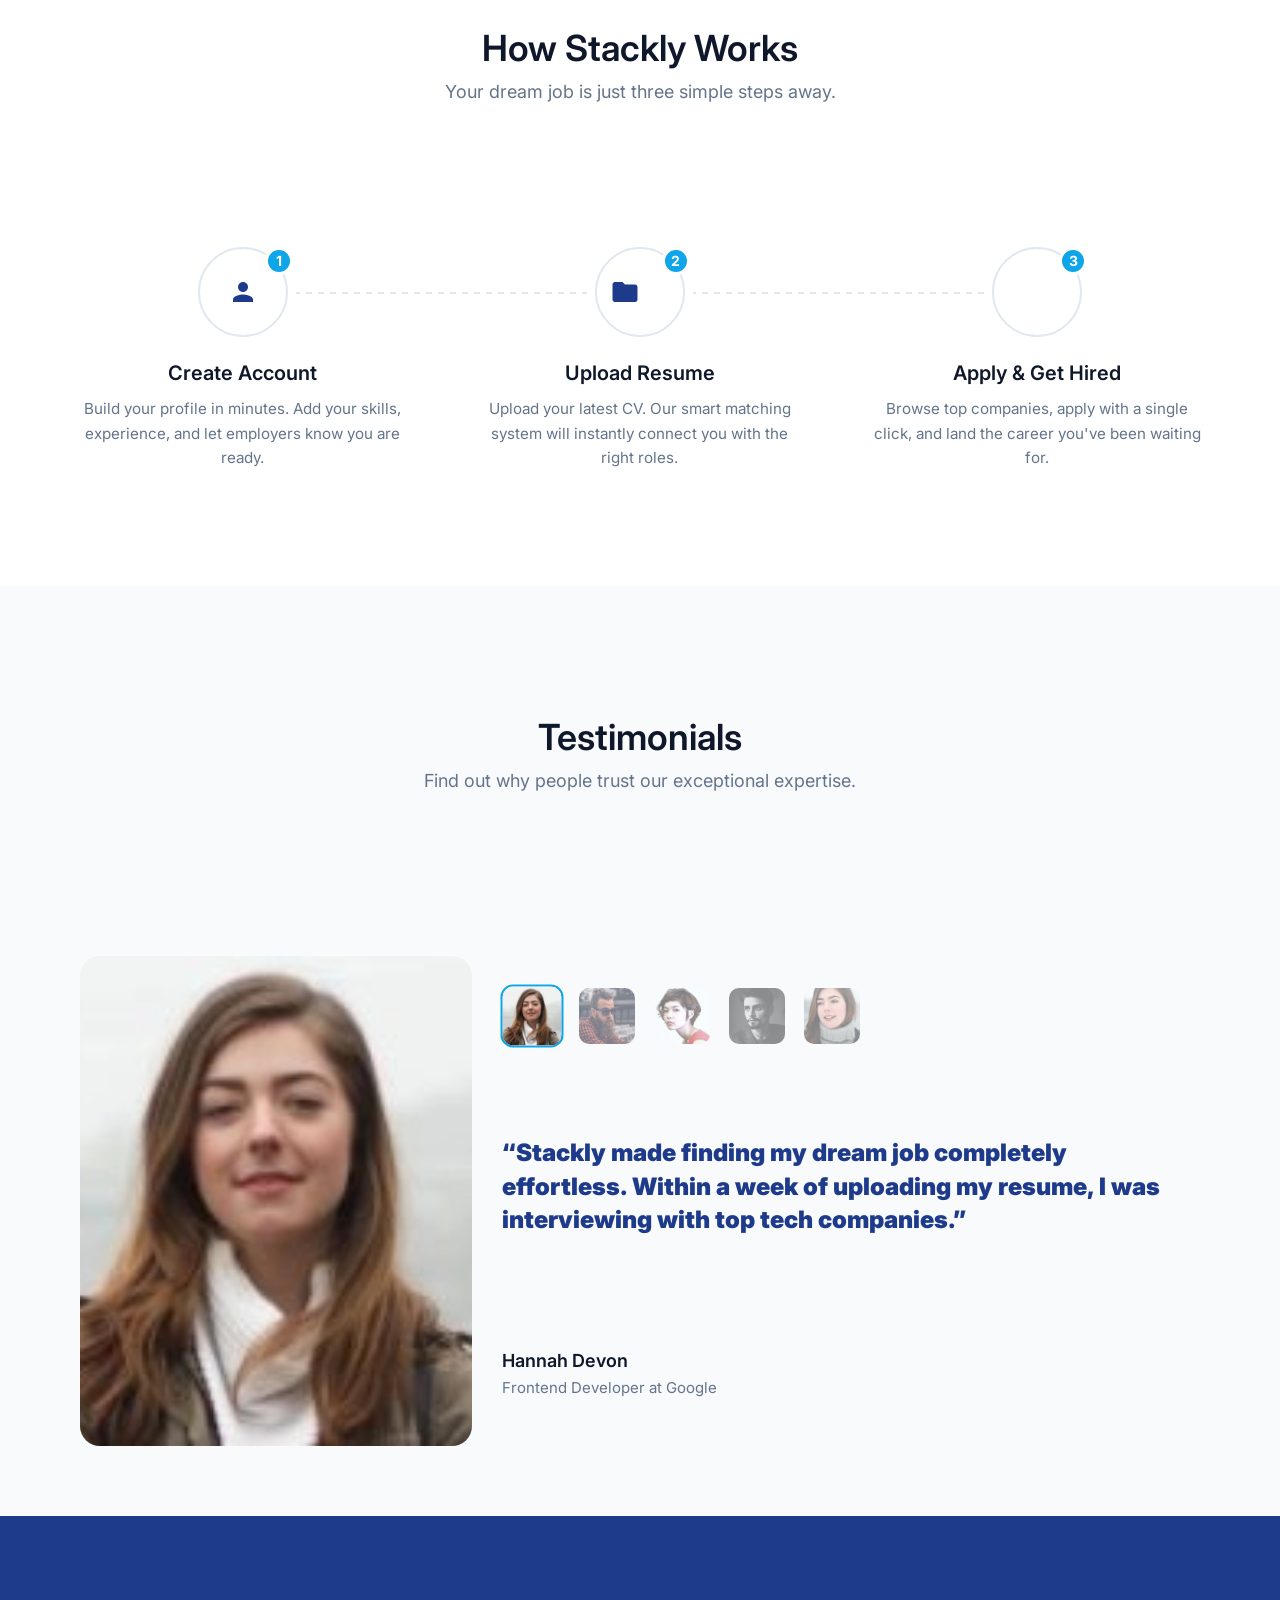
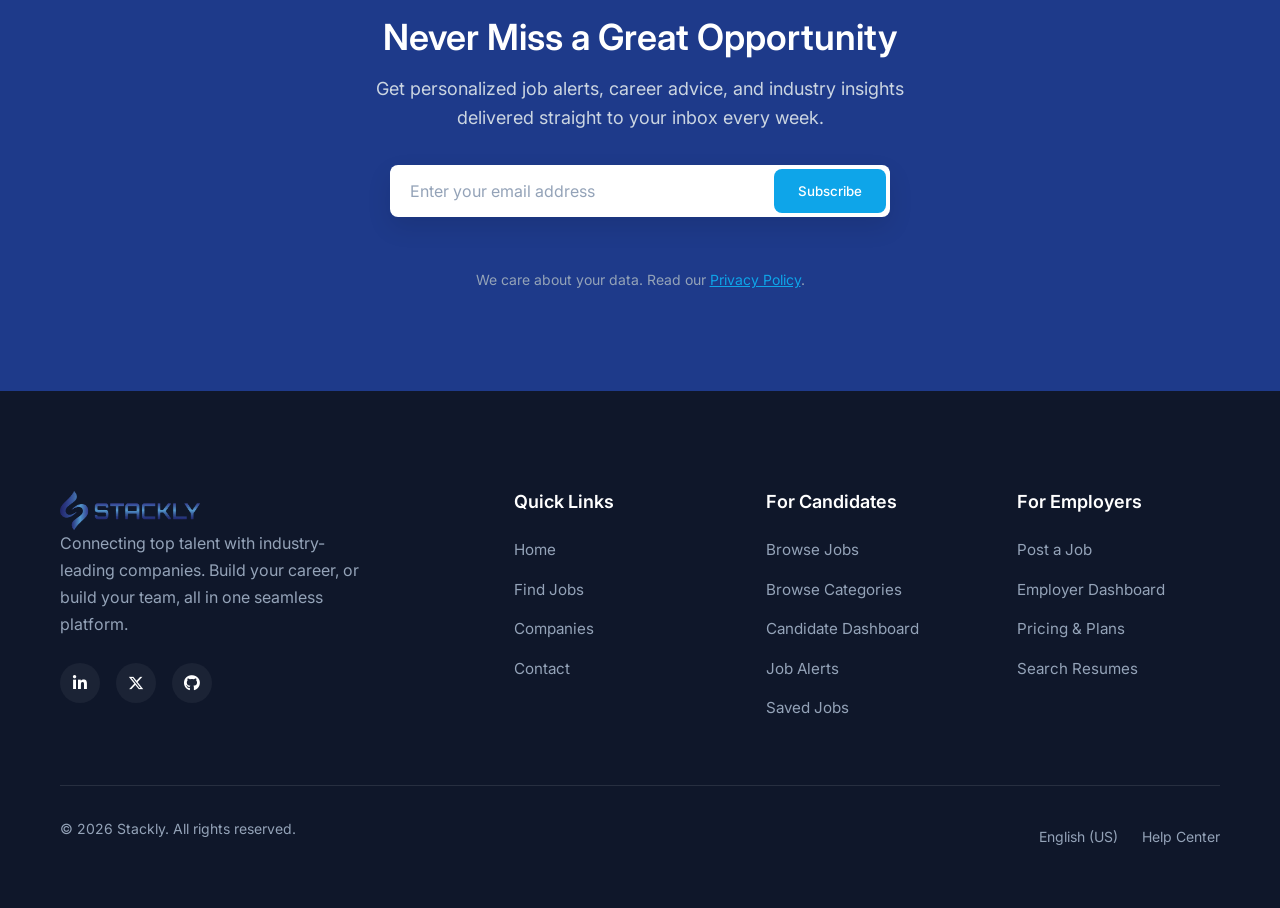
<file: job-desc.html>
<!DOCTYPE html>
<html lang="en">

<head>
    <meta charset="UTF-8">
    <meta name="viewport" content="width=device-width, initial-scale=1.0">
    <title>Job Details - Stackly Jobs</title>
    <link rel="stylesheet" href="shared.css">
    <link rel="stylesheet" href="job-desc.css">
    <link href="https://fonts.googleapis.com/css2?family=Inter:wght@300;400;500;600;700&display=swap" rel="stylesheet">
    <link href="https://fonts.googleapis.com/icon?family=Material+Icons" rel="stylesheet">
    <link rel="stylesheet" href="https://cdnjs.cloudflare.com/ajax/libs/font-awesome/6.5.1/css/all.min.css">
</head>

<body>
    <header id="header">
        <div class="head-cls">
            <a href="index.html">
                <img src="./assets/Stackly-logo-Blue.webp" alt="Stackly Logo" class="logo">
            </a>
            <nav class="menu-items" id="navMenu">
                <a href="index.html">Home</a>
                <a href="jobs-listing.html" class="active">Find Jobs</a>
                <a href="Company-listing.html">Companies</a>
                <a href="contact.html">Contact</a>
                <div class="close-btn material-icons" id="closeMenu">close</div>
                <div class="head-btns mob-view">
                    <a href="login.html" class="btn btn-primary">Login</a>
                    <a href="dashboard.html" class="btn btn-outline">Dashboard</a>
                </div>
            </nav>
            <div class="head-btns">
                <a href="login.html" class="btn btn-primary">Login</a>
                <a href="dashboard.html" class="btn btn-outline">Dashboard</a>
            </div>
            <div class="hamburger" id="hamburger">
                <span class="material-icons">menu</span>
            </div>
        </div>
    </header>

    <main class="job-detail-main">
        <div class="container">
            <div class="job-detail-container">
                <a href="index.html" class="back-link">
                    <span class="material-icons">arrow_back</span>
                    Back to Jobs
                </a>

                <div class="job-detail-header-card">
                    <div class="header-top">
                        <img id="detail-logo" src="" alt="Company Logo" class="company-logo-large">

                        <div class="header-content">
                            <h1 id="detail-title">Loading...</h1>
                            <p class="company-name" id="detail-company"></p>

                            <div class="job-meta-row">
                                <span class="meta-item">
                                    <span class="material-icons">location_on</span>
                                    <span id="detail-location"></span>
                                </span>
                                <span class="meta-item">
                                    <span class="material-icons">work</span>
                                    <span id="detail-type" class="badge"></span>
                                </span>
                                <span class="meta-item">
                                    <span class="material-icons">schedule</span>
                                    <span id="detail-posted"></span>
                                </span>
                            </div>
                        </div>
                    </div>

                    <div class="header-bottom">
                        <div class="salary-info">
                            <span class="material-icons">payments</span>
                            <div>
                                <span class="salary-label">Salary Range</span>
                                <span class="salary-value" id="detail-salary"></span>
                            </div>
                        </div>
                        <button class="btn btn-primary btn-apply-now" id="applyBtn">
                            <span class="material-icons">send</span>
                            Apply Now
                        </button>
                    </div>
                </div>

                <div class="job-detail-content">
                    <section class="content-section">
                        <h3><span class="material-icons">description</span> About the Role</h3>
                        <p id="detail-description"></p>
                    </section>

                    <section class="content-section">
                        <h3><span class="material-icons">task_alt</span> Responsibilities</h3>
                        <ul id="detail-responsibilities" class="responsibility-list"></ul>
                    </section>

                    <section class="content-section">
                        <h3><span class="material-icons">verified</span> Requirements</h3>
                        <ul id="detail-requirements" class="requirements-list"></ul>
                    </section>

                    <section class="content-section">
                        <h3><span class="material-icons">psychology</span> Required Skills</h3>
                        <div id="detail-skills" class="skills-container"></div>
                    </section>

                    <section class="content-section benefits-section">
                        <h3><span class="material-icons">card_giftcard</span> Benefits</h3>
                        <div id="detail-benefits" class="benefits-grid"></div>
                    </section>
                </div>

                <div class="sticky-apply-bar">
                    <div class="sticky-apply-content">
                        <div class="sticky-job-info">
                            <span id="sticky-title"></span>
                            <span id="sticky-company"></span>
                        </div>
                        <button class="btn btn-primary" id="applyBtnSticky">
                            <span class="material-icons">send</span>
                            Apply Now
                        </button>
                    </div>
                </div>
            </div>
        </div>
    </main>

    <div class="modal" id="applicationModal">
        <div class="modal-content">
            <div class="modal-header">
                <h2>Apply for this Position</h2>
                <button class="modal-close" id="closeModal">
                    <span class="material-icons">close</span>
                </button>
            </div>
            <form id="applicationForm" class="application-form">
                <div class="form-group">
                    <label for="fullName">Full Name *</label>
                    <input type="text" id="fullName" class="form-control" required placeholder="Enter your full name">
                </div>
                <div class="form-group">
                    <label for="email">Email Address *</label>
                    <input type="email" id="email" class="form-control" required placeholder="Enter your email">
                </div>
                <div class="form-group">
                    <label for="phone">Phone Number</label>
                    <input type="tel" id="phone" class="form-control" placeholder="Enter your phone number">
                </div>
                <div class="form-group">
                    <label for="resume">Resume/CV *</label>
                    <div class="file-upload">
                        <input type="file" id="resume" accept=".pdf,.doc,.docx" required>
                        <div class="file-upload-label">
                            <span class="material-icons">cloud_upload</span>
                            <span>Upload your resume (PDF, DOC, DOCX)</span>
                        </div>
                    </div>
                </div>
                <div class="form-group">
                    <label for="coverLetter">Cover Letter</label>
                    <textarea id="coverLetter" class="form-control" rows="4"
                        placeholder="Tell us why you're a great fit for this role"></textarea>
                </div>
                <div class="form-actions">
                    <button type="button" class="btn btn-outline" id="cancelBtn">Cancel</button>
                    <button type="submit" class="btn btn-primary">
                        <span class="material-icons">send</span>
                        Submit Application
                    </button>
                </div>
            </form>
        </div>
    </div>

    <div class="toast" id="successToast">
        <div class="toast-content">
            <span class="material-icons">check_circle</span>
            <span>Application submitted successfully!</span>
        </div>
    </div>
    <footer class="site-footer">
        <div class="container">
            <div class="footer-grid">

                <div class="footer-brand-col">
                    <img src="./assets/Stackly-logo-Blue.webp" alt="Logo" class="logo">
                    <p class="footer-bio">
                        Connecting top talent with industry-leading companies. Build your career, or build your team,
                        all in one seamless platform.
                    </p>
                    <div class="social-links">
                        <a href="404page.html" aria-label="LinkedIn" class="social-icon">
                            <i class="fa-brands fa-linkedin-in"></i>
                        </a>
                        <a href="404page.html" aria-label="Twitter" class="social-icon">
                            <i class="fa-brands fa-x-twitter"></i>
                        </a>
                        <a href="404page.html" aria-label="GitHub" class="social-icon">
                            <i class="fa-brands fa-github"></i>
                        </a>
                    </div>
                </div>
                <div class="footer-links-col">
                    <h4 class="footer-title">Quick Links</h4>
                    <ul class="footer-list">
                        <li><a href="index.html">Home</a></li>
                        <li><a href="jobs-listing.html">Find Jobs</a></li>
                        <li><a href="Company-listing.html">Companies</a></li>
                        <li><a href="contact.html">Contact</a></li>
                    </ul>
                </div>
                <div class="footer-links-col">
                    <h4 class="footer-title">For Candidates</h4>
                    <ul class="footer-list">
                        <li><a href="404page.html">Browse Jobs</a></li>
                        <li><a href="404page.html">Browse Categories</a></li>
                        <li><a href="404page.html">Candidate Dashboard</a></li>
                        <li><a href="404page.html">Job Alerts</a></li>
                        <li><a href="404page.html">Saved Jobs</a></li>
                    </ul>
                </div>

                <div class="footer-links-col">
                    <h4 class="footer-title">For Employers</h4>
                    <ul class="footer-list">
                        <li><a href="404page.html">Post a Job</a></li>
                        <li><a href="404page.html">Employer Dashboard</a></li>
                        <li><a href="404page.html">Pricing & Plans</a></li>
                        <li><a href="404page.html">Search Resumes</a></li>
                    </ul>
                </div>
            </div>
            <div class="footer-bottom">
                <p>&copy; 2026 Stackly. All rights reserved.</p>
                <div class="footer-bottom-links">
                    <a href="404page.html">English (US)</a>
                    <a href="404page.html">Help Center</a>
                </div>
            </div>
        </div>
    </footer>
    <script src="script.js"></script>
    <script>
        document.addEventListener('DOMContentLoaded', () => {
            const urlParams = new URLSearchParams(window.location.search);
            const jobId = urlParams.get('id');

            if (jobId) {
                loadJobDetails(jobId);
            } else {
                document.getElementById('detail-title').textContent = "Job not found.";
                window.location.href = 'index.html';
            }

            const modal = document.getElementById('applicationModal');
            const applyBtns = document.querySelectorAll('#applyBtn, #applyBtnSticky');
            const closeModal = document.getElementById('closeModal');
            const cancelBtn = document.getElementById('cancelBtn');

            applyBtns.forEach(btn => {
                btn.addEventListener('click', () => {
                    // modal.classList.add('active');
                    window.location.href = '404page.html';
                    document.body.style.overflow = 'hidden';
                });
            });

            const closeModalHandler = () => {
                modal.classList.remove('active');
                document.body.style.overflow = '';
            };

            closeModal.addEventListener('click', closeModalHandler);
            cancelBtn.addEventListener('click', closeModalHandler);

            modal.addEventListener('click', (e) => {
                if (e.target === modal) {
                    closeModalHandler();
                }
            });

            const form = document.getElementById('applicationForm');
            form.addEventListener('submit', (e) => {
                e.preventDefault();
                closeModalHandler();
                showToast();
                form.reset();
            });

            function showToast() {
                const toast = document.getElementById('successToast');
                toast.classList.add('show');
                setTimeout(() => {
                    toast.classList.remove('show');
                }, 4000);
            }

            async function loadJobDetails(id) {
                try {
                    const response = await fetch('jobs.json');
                    const jobs = await response.json();
                    const selectedJob = jobs.find(job => job.id == id);

                    if (selectedJob) {
                        document.getElementById('detail-title').textContent = selectedJob.title;
                        document.getElementById('detail-company').textContent = selectedJob.company;
                        document.getElementById('detail-location').textContent = selectedJob.location;
                        document.getElementById('detail-description').textContent = selectedJob.description;
                        document.getElementById('detail-salary').textContent = selectedJob.salary;

                        document.getElementById('sticky-title').textContent = selectedJob.title;
                        document.getElementById('sticky-company').textContent = selectedJob.company;

                        const logoEl = document.getElementById('detail-logo');
                        logoEl.src = selectedJob.logo;
                        logoEl.alt = `${selectedJob.company} Logo`;
                        logoEl.style.display = 'block';

                        const typeEl = document.getElementById('detail-type');
                        typeEl.textContent = selectedJob.type;
                        typeEl.className = 'badge badge-primary';

                        const postedEl = document.getElementById('detail-posted');
                        const postedDays = selectedJob.posted;
                        postedEl.textContent = postedDays === 1 ? 'Posted 1 day ago' : `Posted ${postedDays} days ago`;

                        const respList = document.getElementById('detail-responsibilities');
                        respList.innerHTML = '';
                        if (selectedJob.responsibilities) {
                            selectedJob.responsibilities.forEach(resp => {
                                const li = document.createElement('li');
                                li.innerHTML = `<span class="material-icons">arrow_right</span>${resp}`;
                                respList.appendChild(li);
                            });
                        }

                        const reqList = document.getElementById('detail-requirements');
                        reqList.innerHTML = '';
                        selectedJob.requirements.forEach(req => {
                            const li = document.createElement('li');
                            li.innerHTML = `<span class="material-icons">check_circle</span>${req}`;
                            reqList.appendChild(li);
                        });

                        const skillsContainer = document.getElementById('detail-skills');
                        skillsContainer.innerHTML = '';
                        selectedJob.skills.forEach(skill => {
                            const skillPill = document.createElement('span');
                            skillPill.className = 'skill-pill';
                            skillPill.textContent = skill;
                            skillsContainer.appendChild(skillPill);
                        });

                        const benefitsContainer = document.getElementById('detail-benefits');
                        benefitsContainer.innerHTML = '';
                        if (selectedJob.benefits) {
                            selectedJob.benefits.forEach(benefit => {
                                const benefitCard = document.createElement('div');
                                benefitCard.className = 'benefit-item';
                                benefitCard.innerHTML = `
                                    <span class="material-icons">star</span>
                                    <span>${benefit}</span>
                                `;
                                benefitsContainer.appendChild(benefitCard);
                            });
                        }

                        document.title = `${selectedJob.title} at ${selectedJob.company} - Stackly Jobs`;

                    } else {
                        document.getElementById('detail-title').textContent = "Job no longer available.";
                    }

                } catch (error) {
                    console.error('Error fetching job details:', error);
                }
            }
        });
    </script>
</body>

</html>
</file>
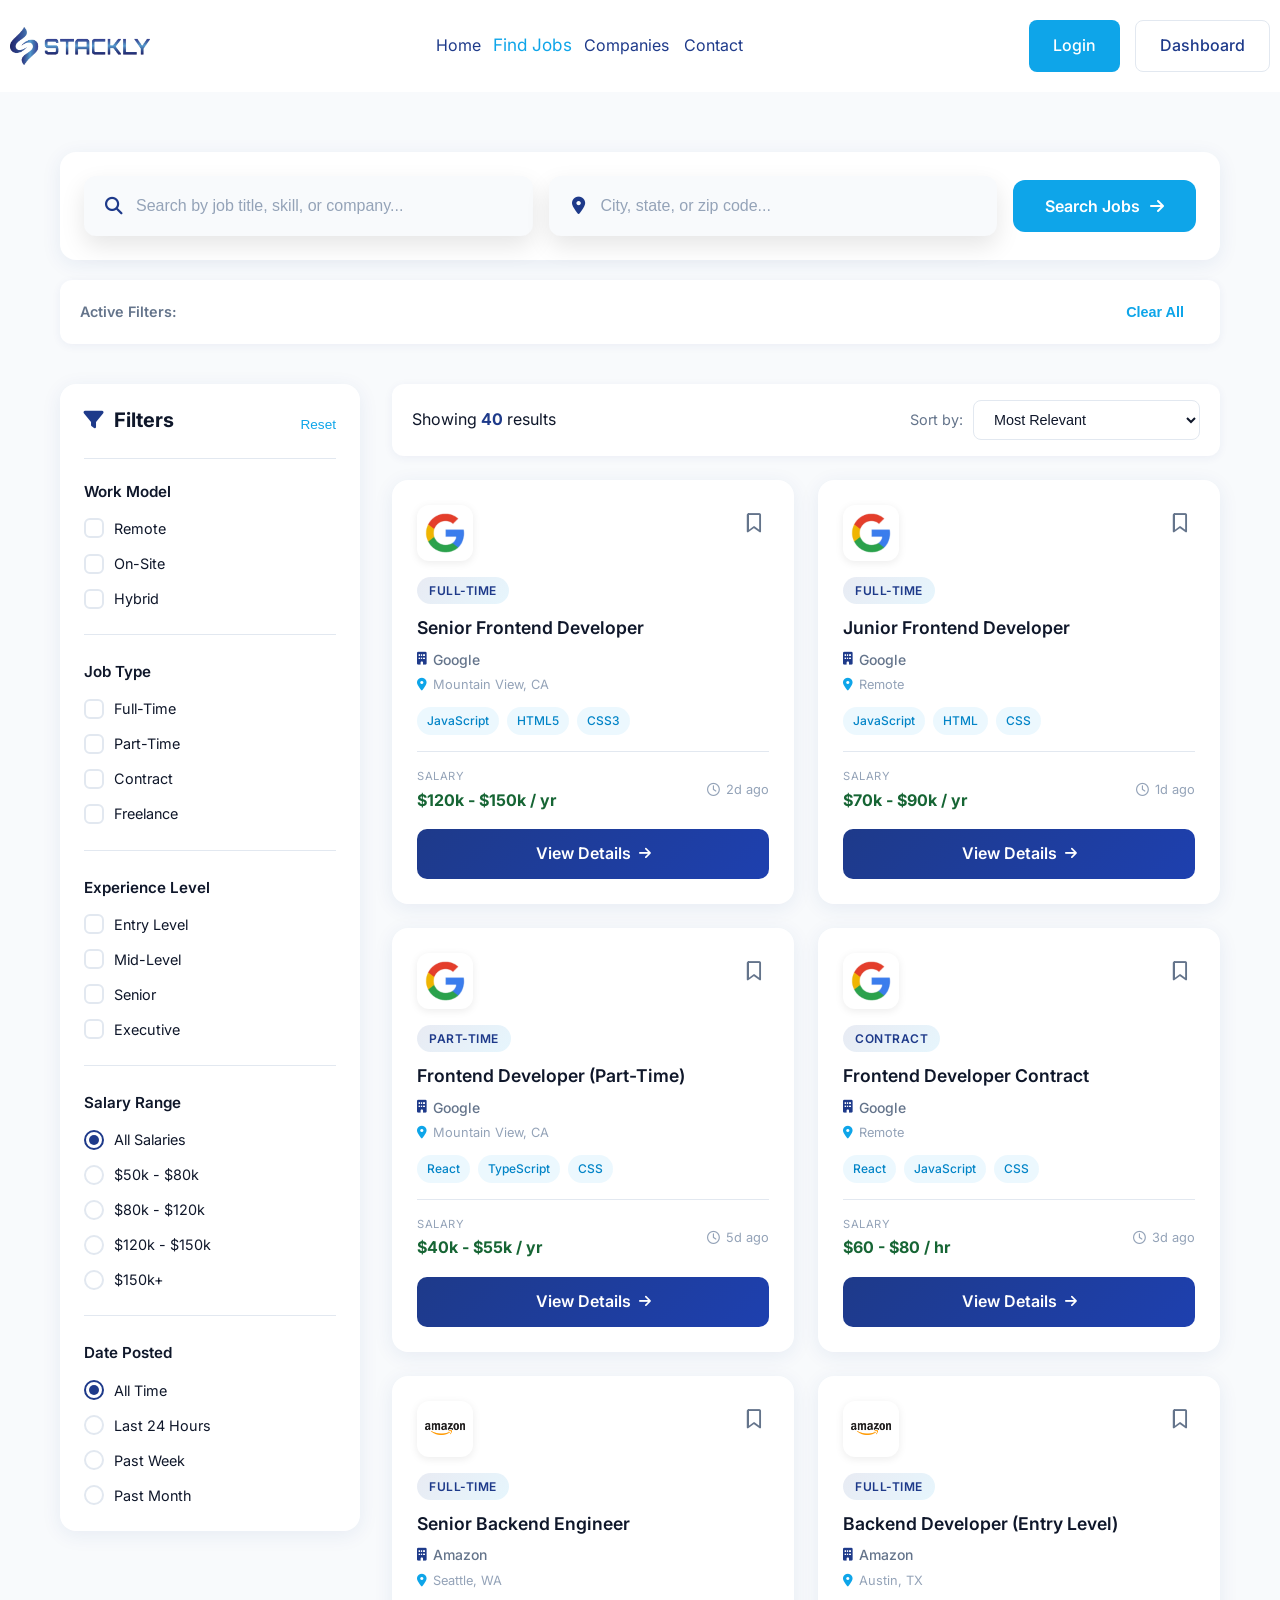
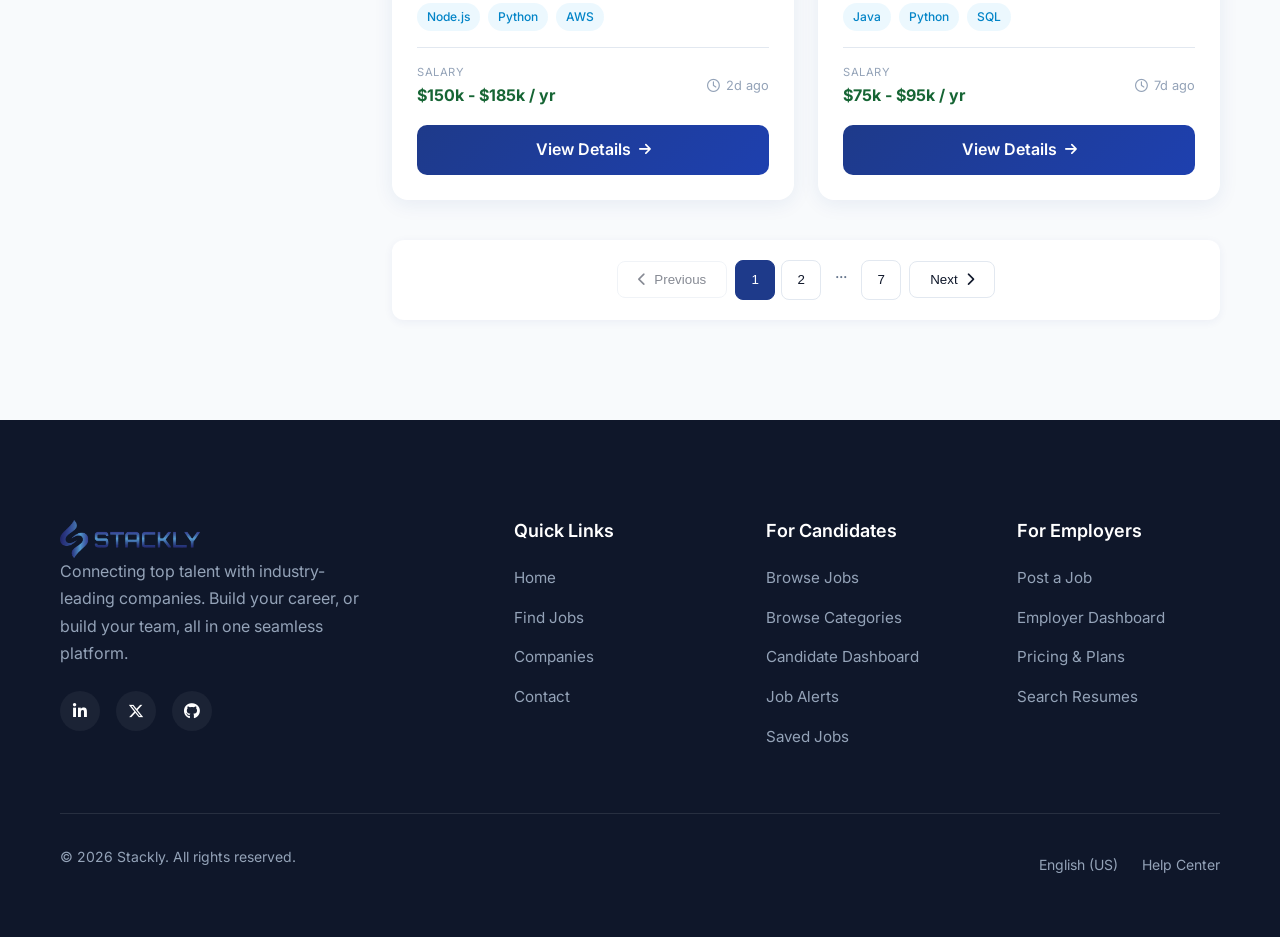
<file: jobs-listing.html>
<!DOCTYPE html>
<html lang="en">

<head>
    <meta charset="UTF-8">
    <meta name="viewport" content="width=device-width, initial-scale=1.0">
    <title>Find Jobs - Stackly Job Portal</title>
    <meta name="description" content="Search and find your dream job with Stackly Job Portal" />
    <link rel="stylesheet" href="shared.css">
    <link rel="stylesheet" href="style.css">
    <link rel="stylesheet" href="jobs-listing.css">
    <link href="https://fonts.googleapis.com/icon?family=Material+Icons" rel="stylesheet">
    <link
        href="https://fonts.googleapis.com/css2?family=Inter:wght@300;400;500;600;700;800&family=Outfit:wght@400;600;700;800;900&display=swap"
        rel="stylesheet">
    <link rel="stylesheet" href="https://cdnjs.cloudflare.com/ajax/libs/font-awesome/6.5.1/css/all.min.css">
    <link href="https://unpkg.com/aos@2.3.1/dist/aos.css" rel="stylesheet">
</head>

<body>
    <header id="header">
        <div class="head-cls">
            <a href="index.html">
                <img src="./assets/Stackly-logo-Blue.webp" alt="Stackly Logo" class="logo">
            </a>
            <nav class="menu-items" id="navMenu">
                <a href="index.html">Home</a>
                <a href="jobs-listing.html" class="active">Find Jobs</a>
                <a href="Company-listing.html">Companies</a>
                <a href="contact.html">Contact</a>
                <div class="close-btn material-icons" id="closeMenu">close</div>
                <div class="head-btns mob-view">
                    <a href="login.html" class="btn btn-primary">Login</a>
                    <a href="dashboard.html" class="btn btn-outline">Dashboard</a>
                </div>
            </nav>
            <div class="head-btns">
                <a href="login.html" class="btn btn-primary">Login</a>
                <a href="dashboard.html" class="btn btn-outline">Dashboard</a>
            </div>
            <div class="hamburger" id="hamburger">
                <span class="material-icons">menu</span>
            </div>
        </div>
    </header>

    <main class="jobs-listing-main">
        <div class="container">
            <section class="top-search-bar">
                <div class="search-controls">
                    <div class="search-inputs">
                        <div class="input-group keyword-input">
                            <span class="input-icon"><i class="fas fa-search"></i></span>
                            <input type="text" id="keywordInput"
                                placeholder="Search by job title, skill, or company...">
                        </div>
                        <div class="input-group location-input">
                            <span class="input-icon"><i class="fas fa-map-marker-alt"></i></span>
                            <input type="text" id="locationInput" placeholder="City, state, or zip code...">
                        </div>
                        <button class="btn btn-primary btn-search-jobs" id="searchBtn">
                            <span>Search Jobs</span>
                            <i class="fas fa-arrow-right"></i>
                        </button>
                    </div>
                </div>
                <span class="error-message" id="searchError"></span>
                <div class="active-filters" id="activeFilters">
                    <span class="filters-label">Active Filters:</span>
                    <div class="filter-tags" id="filterTags">
                    </div>
                    <button class="clear-all-btn" id="clearAllFilters">Clear All</button>
                </div>
            </section>

            <div class="jobs-content-wrapper">
                <aside class="filter-sidebar">
                    <div class="filter-header">
                        <h3><i class="fas fa-filter"></i> Filters</h3>
                        <button class="reset-filters-btn" id="resetFilters">Reset</button>
                    </div>
                    <div class="filter-section">
                        <h4 class="filter-title">Work Model</h4>
                        <div class="filter-options">
                            <label class="checkbox-label">
                                <input type="checkbox" name="workModel" value="Remote">
                                <span class="checkbox-custom"></span>
                                <span class="label-text">Remote</span>
                            </label>
                            <label class="checkbox-label">
                                <input type="checkbox" name="workModel" value="On-Site">
                                <span class="checkbox-custom"></span>
                                <span class="label-text">On-Site</span>
                            </label>
                            <label class="checkbox-label">
                                <input type="checkbox" name="workModel" value="Hybrid">
                                <span class="checkbox-custom"></span>
                                <span class="label-text">Hybrid</span>
                            </label>
                        </div>
                    </div>

                    <div class="filter-section">
                        <h4 class="filter-title">Job Type</h4>
                        <div class="filter-options">
                            <label class="checkbox-label">
                                <input type="checkbox" name="jobType" value="Full-Time">
                                <span class="checkbox-custom"></span>
                                <span class="label-text">Full-Time</span>
                            </label>
                            <label class="checkbox-label">
                                <input type="checkbox" name="jobType" value="Part-Time">
                                <span class="checkbox-custom"></span>
                                <span class="label-text">Part-Time</span>
                            </label>
                            <label class="checkbox-label">
                                <input type="checkbox" name="jobType" value="Contract">
                                <span class="checkbox-custom"></span>
                                <span class="label-text">Contract</span>
                            </label>
                            <label class="checkbox-label">
                                <input type="checkbox" name="jobType" value="Freelance">
                                <span class="checkbox-custom"></span>
                                <span class="label-text">Freelance</span>
                            </label>
                        </div>
                    </div>
                    <div class="filter-section">
                        <h4 class="filter-title">Experience Level</h4>
                        <div class="filter-options">
                            <label class="checkbox-label">
                                <input type="checkbox" name="experience" value="Entry Level">
                                <span class="checkbox-custom"></span>
                                <span class="label-text">Entry Level</span>
                            </label>
                            <label class="checkbox-label">
                                <input type="checkbox" name="experience" value="Mid-Level">
                                <span class="checkbox-custom"></span>
                                <span class="label-text">Mid-Level</span>
                            </label>
                            <label class="checkbox-label">
                                <input type="checkbox" name="experience" value="Senior">
                                <span class="checkbox-custom"></span>
                                <span class="label-text">Senior</span>
                            </label>
                            <label class="checkbox-label">
                                <input type="checkbox" name="experience" value="Executive">
                                <span class="checkbox-custom"></span>
                                <span class="label-text">Executive</span>
                            </label>
                        </div>
                    </div>
                    <div class="filter-section">
                        <h4 class="filter-title">Salary Range</h4>
                        <div class="filter-options salary-options">
                            <label class="radio-label">
                                <input type="radio" name="salary" value="all" checked>
                                <span class="radio-custom"></span>
                                <span class="label-text">All Salaries</span>
                            </label>
                            <label class="radio-label">
                                <input type="radio" name="salary" value="50k-80k">
                                <span class="radio-custom"></span>
                                <span class="label-text">$50k - $80k</span>
                            </label>
                            <label class="radio-label">
                                <input type="radio" name="salary" value="80k-120k">
                                <span class="radio-custom"></span>
                                <span class="label-text">$80k - $120k</span>
                            </label>
                            <label class="radio-label">
                                <input type="radio" name="salary" value="120k-150k">
                                <span class="radio-custom"></span>
                                <span class="label-text">$120k - $150k</span>
                            </label>
                            <label class="radio-label">
                                <input type="radio" name="salary" value="150k+">
                                <span class="radio-custom"></span>
                                <span class="label-text">$150k+</span>
                            </label>
                        </div>
                    </div>
                    <div class="filter-section">
                        <h4 class="filter-title">Date Posted</h4>
                        <div class="filter-options">
                            <label class="radio-label">
                                <input type="radio" name="datePosted" value="all" checked>
                                <span class="radio-custom"></span>
                                <span class="label-text">All Time</span>
                            </label>
                            <label class="radio-label">
                                <input type="radio" name="datePosted" value="1">
                                <span class="radio-custom"></span>
                                <span class="label-text">Last 24 Hours</span>
                            </label>
                            <label class="radio-label">
                                <input type="radio" name="datePosted" value="7">
                                <span class="radio-custom"></span>
                                <span class="label-text">Past Week</span>
                            </label>
                            <label class="radio-label">
                                <input type="radio" name="datePosted" value="30">
                                <span class="radio-custom"></span>
                                <span class="label-text">Past Month</span>
                            </label>
                        </div>
                    </div>
                </aside>

                <section class="jobs-results">
                    <div class="results-header">
                        <div class="results-count" id="resultsCount">
                        </div>
                        <div class="sort-controls">
                            <label for="sortSelect">Sort by:</label>
                            <select id="sortSelect" class="sort-dropdown">
                                <option value="relevance">Most Relevant</option>
                                <option value="date">Date Posted (Newest First)</option>
                                <option value="salary">Salary (Highest First)</option>
                            </select>
                        </div>
                    </div>

                    <div class="job-cards-container" id="jobCardsContainer">
                    </div>

                    <div class="no-results-state" id="noResultsState" style="display: none;">
                        <div class="no-results-illustration">
                            <i class="fas fa-search"></i>
                        </div>
                        <h3>We couldn't find any jobs matching those exact filters.</h3>
                        <p>Try adjusting your search criteria or remove some filters to see more results.</p>

                        <div class="job-alert-prompt">
                            <h4><i class="fas fa-bell"></i> Get notified when a role like this opens up</h4>
                            <form class="alert-form" id="jobAlertForm">
                                <input type="email" placeholder="Enter your email address" required>
                                <button type="submit" class="btn btn-primary">Set Job Alert</button>
                            </form>
                        </div>
                    </div>

                    <div class="pagination-container" id="paginationContainer">
                        <button class="pagination-btn" id="prevPage" disabled>
                            <i class="fas fa-chevron-left"></i> Previous
                        </button>
                        <div class="pagination-numbers" id="paginationNumbers">
                        </div>
                        <button class="pagination-btn" id="nextPage">
                            Next <i class="fas fa-chevron-right"></i>
                        </button>
                    </div>

                    <div class="load-more-container" id="loadMoreContainer" style="display: none;">
                        <button class="btn btn-outline btn-load-more" id="loadMoreBtn">
                            Load More Jobs <i class="fas fa-plus"></i>
                        </button>
                    </div>
                </section>
            </div>
        </div>
    </main>
    <footer class="site-footer">
        <div class="container">
            <div class="footer-grid">

                <div class="footer-brand-col">
                    <img src="./assets/Stackly-logo-Blue.webp" alt="Logo" class="logo">
                    <p class="footer-bio">
                        Connecting top talent with industry-leading companies. Build your career, or build your team,
                        all in one seamless platform.
                    </p>
                    <div class="social-links">
                        <a href="404page.html" aria-label="LinkedIn" class="social-icon">
                            <i class="fa-brands fa-linkedin-in"></i>
                        </a>
                        <a href="404page.html" aria-label="Twitter" class="social-icon">
                            <i class="fa-brands fa-x-twitter"></i>
                        </a>
                        <a href="404page.html" aria-label="GitHub" class="social-icon">
                            <i class="fa-brands fa-github"></i>
                        </a>
                    </div>
                </div>
                <div class="footer-links-col">
                    <h4 class="footer-title">Quick Links</h4>
                    <ul class="footer-list">
                        <li><a href="index.html">Home</a></li>
                        <li><a href="jobs-listing.html">Find Jobs</a></li>
                        <li><a href="Company-listing.html">Companies</a></li>
                        <li><a href="contact.html">Contact</a></li>
                    </ul>
                </div>
                <div class="footer-links-col">
                    <h4 class="footer-title">For Candidates</h4>
                    <ul class="footer-list">
                        <li><a href="404page.html">Browse Jobs</a></li>
                        <li><a href="404page.html">Browse Categories</a></li>
                        <li><a href="404page.html">Candidate Dashboard</a></li>
                        <li><a href="404page.html">Job Alerts</a></li>
                        <li><a href="404page.html">Saved Jobs</a></li>
                    </ul>
                </div>

                <div class="footer-links-col">
                    <h4 class="footer-title">For Employers</h4>
                    <ul class="footer-list">
                        <li><a href="404page.html">Post a Job</a></li>
                        <li><a href="404page.html">Employer Dashboard</a></li>
                        <li><a href="404page.html">Pricing & Plans</a></li>
                        <li><a href="404page.html">Search Resumes</a></li>
                    </ul>
                </div>
            </div>
            <div class="footer-bottom">
                <p>&copy; 2026 Stackly. All rights reserved.</p>
                <div class="footer-bottom-links">
                    <a href="404page.html">English (US)</a>
                    <a href="404page.html">Help Center</a>
                </div>
            </div>
        </div>
    </footer>
    <script src="script.js"></script>
    <script src="https://unpkg.com/aos@2.3.1/dist/aos.js"></script>
    <script>
        AOS.init({
            duration: 1000,
            once: true,
            offset: 100
        });
    </script>
    <script>
        document.addEventListener('DOMContentLoaded', function () {
            let allJobs = [];
            let filteredJobs = [];
            let currentPage = 1;
            const jobsPerPage = 6;
            let savedJobs = JSON.parse(localStorage.getItem('savedJobs')) || [];

            loadJobs();

            async function loadJobs() {
                try {
                    const response = await fetch('./jobs.json');
                    allJobs = await response.json();
                    filteredJobs = [...allJobs];
                    applyDefaultFilters();
                    renderJobs();
                    updateFilterCounts();
                } catch (error) {
                    console.error('Error loading jobs:', error);
                    showNoResults();
                }
            }

            function applyDefaultFilters() {
                const urlParams = new URLSearchParams(window.location.search);
                const keyword = urlParams.get('keyword');
                const location = urlParams.get('location');

                if (keyword) {
                    document.getElementById('keywordInput').value = keyword;
                    filterByKeyword(keyword);
                }
                if (location) {
                    document.getElementById('locationInput').value = location;
                    filterByLocation(location);
                }
            }

            function filterByKeyword(keyword) {
                if (!keyword) return;
                const kw = keyword.toLowerCase();
                filteredJobs = filteredJobs.filter(job =>
                    job.title.toLowerCase().includes(kw) ||
                    job.company.toLowerCase().includes(kw) ||
                    job.skills.some(skill => skill.toLowerCase().includes(kw))
                );
            }

            function filterByLocation(location) {
                if (!location) return;
                const loc = location.toLowerCase();
                filteredJobs = filteredJobs.filter(job =>
                    job.location.toLowerCase().includes(loc)
                );
            }

            function renderJobs() {
                const container = document.getElementById('jobCardsContainer');
                const noResults = document.getElementById('noResultsState');
                const pagination = document.getElementById('paginationContainer');
                const loadMore = document.getElementById('loadMoreContainer');

                if (filteredJobs.length === 0) {
                    container.innerHTML = '';
                    noResults.style.display = 'block';
                    pagination.style.display = 'none';
                    loadMore.style.display = 'none';
                    document.getElementById('resultsCount').innerHTML = '<span class="count">0</span> jobs found';
                    return;
                }

                noResults.style.display = 'none';

                sortJobs();
                const totalPages = Math.ceil(filteredJobs.length / jobsPerPage);
                const startIndex = (currentPage - 1) * jobsPerPage;
                const endIndex = startIndex + jobsPerPage;
                const pageJobs = filteredJobs.slice(startIndex, endIndex);

                const keyword = document.getElementById('keywordInput').value;
                const location = document.getElementById('locationInput').value;
                let countText = `Showing <span class="count">${filteredJobs.length}</span> results`;
                if (keyword) countText += ` for "${keyword}"`;
                if (location) countText += ` in ${location}`;
                document.getElementById('resultsCount').innerHTML = countText;

                container.innerHTML = pageJobs.map(job => createJobCard(job)).join('');

                if (totalPages > 1) {
                    pagination.style.display = 'flex';
                    renderPagination(totalPages);
                    loadMore.style.display = 'none';
                } else {
                    pagination.style.display = 'none';
                    loadMore.style.display = 'none';
                }
            }

            function createJobCard(job) {
                const isSaved = savedJobs.includes(job.id);
                const tags = job.skills ? job.skills.slice(0, 3) : [];
                const tagsHTML = tags.map(tag => `<span class="skill-tag">${tag}</span>`).join('');

                return `
                    <div class="job-card-listing" data-job-id="${job.id}"  data-aos="fade-up">
                        <div class="card-header">
                            <div class="company-logo-wrapper">
                                <img src="${job.logo}" alt="${job.company}" class="company-logo">
                            </div>
                            <button class="save-job-btn ${isSaved ? 'saved' : ''}" data-job-id="${job.id}" title="${isSaved ? 'Unsave job' : 'Save job'}">
                                <i class="${isSaved ? 'fas' : 'far'} fa-bookmark"></i>
                            </button>
                        </div>
                        <div class="card-body">
                            <div class="job-type-badge">${job.type || 'Full-Time'}</div>
                            <h3 class="job-title">
                                <a href="job-desc.html?id=${job.id}">${job.title}</a>
                            </h3>
                            <p class="company-name">
                                <i class="fas fa-building"></i> ${job.company}
                            </p>
                            <p class="job-location">
                                <i class="fas fa-map-marker-alt"></i> ${job.location}
                            </p>
                            <div class="skills-row">
                                ${tagsHTML}
                            </div>
                        </div>
                        <div class="card-footer">
                            <div class="salary-wrapper">
                                <span class="salary-label">Salary</span>
                                <span class="salary-value">${job.salary}</span>
                            </div>
                            <div class="job-meta-info">
                                <span class="posted-time"><i class="far fa-clock"></i> ${job.posted}d ago</span>
                            </div>
                        </div>
                        <a href="job-desc.html?id=${job.id}" class="btn-view-details">
                            View Details <i class="fas fa-arrow-right"></i>
                        </a>
                    </div>
                `;
            }

            function sortJobs() {
                const sortValue = document.getElementById('sortSelect').value;

                switch (sortValue) {
                    case 'date':
                        filteredJobs.sort((a, b) => a.posted - b.posted);
                        break;
                    case 'salary':
                        filteredJobs.sort((a, b) => {
                            const salaryA = parseSalary(a.salary);
                            const salaryB = parseSalary(b.salary);
                            return salaryB - salaryA;
                        });
                        break;
                }
            }

            function parseSalary(salaryStr) {
                if (!salaryStr) return 0;
                const match = salaryStr.match(/\$(\d+)k/);
                return match ? parseInt(match[1]) : 0;
            }

            function renderPagination(totalPages) {
                const container = document.getElementById('paginationNumbers');
                let html = '';

                document.getElementById('prevPage').disabled = currentPage === 1;

                for (let i = 1; i <= totalPages; i++) {
                    if (i === 1 || i === totalPages || (i >= currentPage - 1 && i <= currentPage + 1)) {
                        html += `<button class="page-number ${i === currentPage ? 'active' : ''}" data-page="${i}">${i}</button>`;
                    } else if (i === currentPage - 2 || i === currentPage + 2) {
                        html += `<span class="page-dots">...</span>`;
                    }
                }

                container.innerHTML = html;
                document.getElementById('nextPage').disabled = currentPage === totalPages;
            }

            function applyAllFilters() {
                filteredJobs = [...allJobs];
                const keyword = document.getElementById('keywordInput').value;
                if (keyword) {
                    filterByKeyword(keyword);
                    addActiveFilter('keyword', keyword);
                }

                const location = document.getElementById('locationInput').value;
                if (location) {
                    filterByLocation(location);
                    addActiveFilter('location', location);
                }
                const workModels = getCheckedValues('workModel');
                if (workModels.length > 0) {
                    filteredJobs = filteredJobs.filter(job => {
                        const jobModel = getJobWorkModel(job);
                        return workModels.includes(jobModel);
                    });
                    workModels.forEach(model => addActiveFilter('workModel', model));
                }

                const jobTypes = getCheckedValues('jobType');
                if (jobTypes.length > 0) {
                    filteredJobs = filteredJobs.filter(job =>
                        jobTypes.includes(job.type || 'Full-Time')
                    );
                    jobTypes.forEach(type => addActiveFilter('jobType', type));
                }

                const experienceLevels = getCheckedValues('experience');
                if (experienceLevels.length > 0) {
                    filteredJobs = filteredJobs.filter(job => {
                        const level = getJobExperienceLevel(job);
                        return experienceLevels.includes(level);
                    });
                    experienceLevels.forEach(level => addActiveFilter('experience', level));
                }

                const salaryRange = document.querySelector('input[name="salary"]:checked').value;
                if (salaryRange !== 'all') {
                    filteredJobs = filteredJobs.filter(job => {
                        const salary = parseSalary(job.salary);
                        return isInSalaryRange(salary, salaryRange);
                    });
                    addActiveFilter('salary', salaryRange);
                }

                const datePosted = document.querySelector('input[name="datePosted"]:checked').value;
                if (datePosted !== 'all') {
                    const days = parseInt(datePosted);
                    filteredJobs = filteredJobs.filter(job => job.posted <= days);
                    addActiveFilter('datePosted', datePosted);
                }

                currentPage = 1;
                renderJobs();
                updateActiveFiltersDisplay();
            }

            function getJobWorkModel(job) {
                const models = ['Remote', 'On-Site', 'Hybrid'];
                return models[Math.floor(Math.random() * models.length)];
            }

            function getJobExperienceLevel(job) {
                const title = job.title.toLowerCase();
                if (title.includes('senior') || title.includes('lead') || title.includes('manager')) {
                    return 'Senior';
                } else if (title.includes('junior') || title.includes('entry')) {
                    return 'Entry Level';
                } else if (title.includes('executive') || title.includes('director') || title.includes('vp')) {
                    return 'Executive';
                }
                return 'Mid-Level';
            }

            function isInSalaryRange(salary, range) {
                switch (range) {
                    case '50k-80k': return salary >= 50 && salary <= 80;
                    case '80k-120k': return salary >= 80 && salary <= 120;
                    case '120k-150k': return salary >= 120 && salary <= 150;
                    case '150k+': return salary >= 150;
                    default: return true;
                }
            }

            function getCheckedValues(name) {
                return Array.from(document.querySelectorAll(`input[name="${name}"]:checked`)).map(cb => cb.value);
            }

            function addActiveFilter(type, value) {
            }

            function updateActiveFiltersDisplay() {
                const container = document.getElementById('filterTags');
                container.innerHTML = '';

                const keyword = document.getElementById('keywordInput').value;
                if (keyword) {
                    createFilterTag('Keyword', keyword, 'keyword');
                }

                const location = document.getElementById('locationInput').value;
                if (location) {
                    createFilterTag('Location', location, 'location');
                }

                getCheckedValues('workModel').forEach(val => {
                    createFilterTag('Work Model', val, 'workModel', val);
                });

                getCheckedValues('jobType').forEach(val => {
                    createFilterTag('Job Type', val, 'jobType', val);
                });

                getCheckedValues('experience').forEach(val => {
                    createFilterTag('Experience', val, 'experience', val);
                });
                const salary = document.querySelector('input[name="salary"]:checked').value;
                if (salary !== 'all') {
                    createFilterTag('Salary', salary, 'salary', salary);
                }

                const datePosted = document.querySelector('input[name="datePosted"]:checked').value;
                if (datePosted !== 'all') {
                    const dateText = datePosted === '1' ? 'Last 24 Hours' :
                        datePosted === '7' ? 'Past Week' : 'Past Month';
                    createFilterTag('Date Posted', dateText, 'datePosted', datePosted);
                }
            }

            function createFilterTag(type, value, filterType, filterValue) {
                const container = document.getElementById('filterTags');
                const tag = document.createElement('span');
                tag.className = 'filter-tag';
                tag.innerHTML = `${value} <i class="fas fa-times"></i>`;
                tag.onclick = () => removeFilter(filterType, filterValue || value);
                container.appendChild(tag);
            }

            function removeFilter(type, value) {
                if (type === 'keyword') {
                    document.getElementById('keywordInput').value = '';
                } else if (type === 'location') {
                    document.getElementById('locationInput').value = '';
                } else if (type === 'salary') {
                    document.querySelector('input[name="salary"][value="all"]').checked = true;
                } else if (type === 'datePosted') {
                    document.querySelector('input[name="datePosted"][value="all"]').checked = true;
                } else {
                    const checkbox = document.querySelector(`input[name="${type}"][value="${value}"]`);
                    if (checkbox) checkbox.checked = false;
                }
                applyAllFilters();
            }

            function clearAllFilters() {
                document.getElementById('keywordInput').value = '';
                document.getElementById('locationInput').value = '';
                document.querySelectorAll('input[type="checkbox"]').forEach(cb => cb.checked = false);
                document.querySelector('input[name="salary"][value="all"]').checked = true;
                document.querySelector('input[name="datePosted"][value="all"]').checked = true;
                document.getElementById('salaryValue').textContent = '0';

                filteredJobs = [...allJobs];
                currentPage = 1;
                renderJobs();
                updateActiveFiltersDisplay();
            }

            function updateFilterCounts() {
                document.querySelectorAll('.job-count').forEach(el => {
                    const countType = el.dataset.count;
                    let count = 0;

                    switch (countType) {
                        case 'remote':
                            count = allJobs.filter(() => Math.random() > 0.5).length;
                            break;
                        case 'onsite':
                            count = allJobs.filter(() => Math.random() > 0.5).length;
                            break;
                        case 'hybrid':
                            count = allJobs.filter(() => Math.random() > 0.5).length;
                            break;
                        case 'fulltime':
                            count = allJobs.filter(j => j.type === 'Full-Time').length;
                            break;
                        case 'parttime':
                            count = Math.floor(allJobs.length * 0.15);
                            break;
                        case 'contract':
                            count = Math.floor(allJobs.length * 0.1);
                            break;
                        case 'freelance':
                            count = Math.floor(allJobs.length * 0.05);
                            break;
                        default:
                            count = allJobs.length;
                    }
                    el.textContent = `(${count})`;
                });
            }

            function showNoResults() {
                document.getElementById('jobCardsContainer').innerHTML = '';
                document.getElementById('noResultsState').style.display = 'block';
                document.getElementById('paginationContainer').style.display = 'none';
                document.getElementById('resultsCount').innerHTML = '<span class="count">0</span> jobs found';
            }
            document.getElementById('searchBtn').addEventListener('click', applyAllFilters);

            document.getElementById('keywordInput').addEventListener('keypress', function (e) {
                if (e.key === 'Enter') {
                    e.preventDefault();
                    applyAllFilters();
                }
            });

            document.getElementById('locationInput').addEventListener('keypress', function (e) {
                if (e.key === 'Enter') {
                    e.preventDefault();
                    applyAllFilters();
                }
            });

            document.getElementById('sortSelect').addEventListener('change', function () {
                currentPage = 1;
                renderJobs();
            });

            document.getElementById('clearAllFilters').addEventListener('click', clearAllFilters);
            document.getElementById('resetFilters').addEventListener('click', clearAllFilters);

            document.querySelectorAll('input[type="checkbox"], input[type="radio"]').forEach(input => {
                input.addEventListener('change', applyAllFilters);
            });
            document.getElementById('prevPage').addEventListener('click', function () {
                if (currentPage > 1) {
                    currentPage--;
                    renderJobs();
                    window.scrollTo({ top: 0, behavior: 'smooth' });
                }
            });

            document.getElementById('nextPage').addEventListener('click', function () {
                const totalPages = Math.ceil(filteredJobs.length / jobsPerPage);
                if (currentPage < totalPages) {
                    currentPage++;
                    renderJobs();
                    window.scrollTo({ top: 0, behavior: 'smooth' });
                }
            });
            document.getElementById('paginationNumbers').addEventListener('click', function (e) {
                if (e.target.classList.contains('page-number')) {
                    currentPage = parseInt(e.target.dataset.page);
                    renderJobs();
                    window.scrollTo({ top: 0, behavior: 'smooth' });
                }
            });

            document.getElementById('jobCardsContainer').addEventListener('click', function (e) {
                const saveBtn = e.target.closest('.save-job-btn');
                if (saveBtn) {
                    const jobId = parseInt(saveBtn.dataset.jobId);
                    const index = savedJobs.indexOf(jobId);

                    if (index > -1) {
                        savedJobs.splice(index, 1);
                        saveBtn.classList.remove('saved');
                        saveBtn.innerHTML = '<i class="far fa-bookmark"></i>';
                        saveBtn.title = 'Save job';
                    } else {
                        savedJobs.push(jobId);
                        saveBtn.classList.add('saved');
                        saveBtn.innerHTML = '<i class="fas fa-bookmark"></i>';
                        saveBtn.title = 'Unsave job';
                    }

                    localStorage.setItem('savedJobs', JSON.stringify(savedJobs));
                }
            });

            document.getElementById('jobAlertForm').addEventListener('submit', function (e) {
                e.preventDefault();
                const email = this.querySelector('input[type="email"]').value;
                if (email) {
                    window.location.href = '404page.html';
                }
            });
            updateActiveFiltersDisplay();
        });
        document.getElementById("searchBtn").addEventListener("click", function () {

            const keyword1 = document.getElementById("keywordInput").value.trim();
            const location1 = document.getElementById("locationInput").value.trim();
            const error = document.getElementById("searchError");

            error.textContent = "";

            if (keyword1 === "" && location1 === "") {
                error.textContent = "Please enter a job title or location.";
            }
        });
    </script>
</body>

</html>
</file>
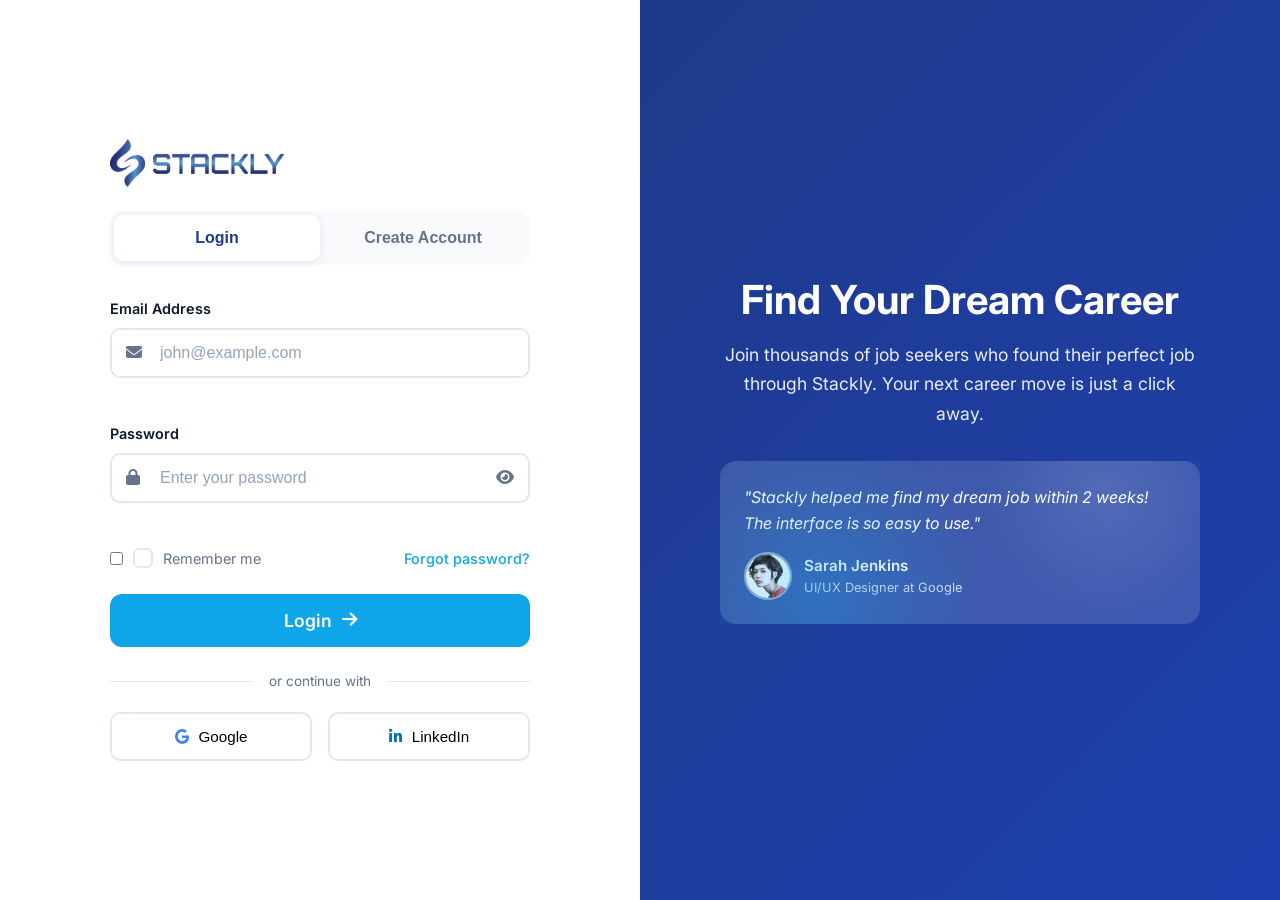
<file: login.html>
<!DOCTYPE html>
<html lang="en">

<head>
    <meta charset="UTF-8">
    <meta name="viewport" content="width=device-width, initial-scale=1.0">
    <title>Login - Stackly Job Portal</title>
    <meta name="description" content="Login to your Stackly Job Portal account" />
    <link rel="stylesheet" href="shared.css">
    <link rel="stylesheet" href="style.css">
    <link rel="stylesheet" href="login.css">
    <link href="https://fonts.googleapis.com/icon?family=Material+Icons" rel="stylesheet">
    <link
        href="https://fonts.googleapis.com/css2?family=Inter:wght@300;400;500;600;700;800&family=Outfit:wght@400;600;700;800;900&display=swap"
        rel="stylesheet">
    <link rel="stylesheet" href="https://cdnjs.cloudflare.com/ajax/libs/font-awesome/6.5.1/css/all.min.css">
</head>

<body class="login-page-body">

    <div class="login-wrapper">
        <div class="login-form-section">
            <div class="login-container">

                <div class="login-logo">
                    <a href="index.html">
                        <img src="./assets/Stackly-logo-Blue.webp" alt="Stackly Logo">
                    </a>
                </div>

                <div class="auth-tabs" id="authTabs">
                    <button class="tab-btn active" data-tab="login" id="loginTab">Login</button>
                    <button class="tab-btn" data-tab="signup" id="signupTab">Create Account</button>
                </div>

                <div class="auth-form-container" id="loginFormContainer">
                    <form id="loginForm" class="auth-form" novalidate>

                        <div class="form-group">
                            <label for="loginEmail">Email Address</label>
                            <div class="input-wrapper">
                                <span class="input-icon"><i class="fas fa-envelope"></i></span>
                                <input type="email" id="loginEmail" name="email" required
                                    placeholder="john@example.com">
                            </div>
                            <span class="error-message" id="loginEmailError"></span>
                        </div>

                        <div class="form-group">
                            <label for="loginPassword">Password</label>
                            <div class="input-wrapper">
                                <span class="input-icon"><i class="fas fa-lock"></i></span>
                                <input type="password" id="loginPassword" name="password" required
                                    placeholder="Enter your password">
                                <button type="button" class="toggle-password"
                                    onclick="togglePassword('loginPassword', 'loginToggleIcon')">
                                    <i class="fas fa-eye" id="loginToggleIcon"></i>
                                </button>
                            </div>
                            <span class="error-message" id="loginPasswordError"></span>
                        </div>

                        <div class="form-options">
                            <label class="checkbox-label">
                                <input type="checkbox" id="rememberMe" name="rememberMe">
                                <span class="checkbox-custom"></span>
                                <span class="label-text">Remember me</span>
                            </label>
                            <a href="#forgot-password" class="forgot-link" id="forgotPasswordLink">Forgot password?</a>
                        </div>

                        <button type="submit" class="btn btn-primary btn-auth">
                            <span>Login</span>
                            <i class="fas fa-arrow-right"></i>
                        </button>

                    </form>

                    <div class="social-auth">
                        <div class="auth-divider"><span>or continue with</span></div>
                        <div class="social-buttons">
                            <button onclick="window.location.href='404page.html'" class="social-btn google"><i
                                    class="fab fa-google"></i><span>Google</span></button>
                            <button onclick="window.location.href='404page.html'" class="social-btn linkedin"><i
                                    class="fab fa-linkedin-in"></i><span>LinkedIn</span></button>
                        </div>
                    </div>
                </div>
                <div class="auth-form-container" id="signupFormContainer" style="display:none;">
                    <form id="signupForm" class="auth-form" novalidate>

                        <div class="form-row">
                            <div class="form-group">
                                <label for="signupFirstName">First Name *</label>
                                <div class="input-wrapper">
                                    <span class="input-icon"><i class="fas fa-user"></i></span>
                                    <input type="text" id="signupFirstName" required placeholder="John">
                                </div>
                                <span class="error-message" id="signupFirstNameError"></span>
                            </div>

                            <div class="form-group">
                                <label for="signupLastName">Last Name *</label>
                                <div class="input-wrapper">
                                    <span class="input-icon"><i class="fas fa-user"></i></span>
                                    <input type="text" id="signupLastName" required placeholder="Doe">
                                </div>
                                <span class="error-message" id="signupLastNameError"></span>
                            </div>

                            <div class="form-group">
                                <label for="signupEmail">Email Address *</label>
                                <div class="input-wrapper">
                                    <span class="input-icon"><i class="fas fa-envelope"></i></span>
                                    <input type="email" id="signupEmail" required placeholder="john@example.com">
                                </div>
                                <span class="error-message" id="signupEmailError"></span>
                            </div>

                            <div class="form-group">
                                <label for="signupPassword">Password *</label>
                                <div class="input-wrapper">
                                    <span class="input-icon"><i class="fas fa-lock"></i></span>
                                    <input type="password" id="signupPassword" required
                                        placeholder="Create a strong password">
                                    <button type="button" class="toggle-password"
                                        onclick="togglePassword('signupPassword','signupToggleIcon')">
                                        <i class="fas fa-eye" id="signupToggleIcon"></i>
                                    </button>
                                </div>
                                <span class="password-hint">At least 8 characters with uppercase and numbers</span>
                                <span class="error-message" id="signupPasswordError"></span>
                            </div>

                            <div class="form-group">
                                <label for="signupConfirmPassword">Confirm Password *</label>
                                <div class="input-wrapper">
                                    <span class="input-icon"><i class="fas fa-lock"></i></span>
                                    <input type="password" id="signupConfirmPassword" required
                                        placeholder="Confirm your password">
                                </div>
                                <span class="error-message" id="signupConfirmPasswordError"></span>
                            </div>

                            <div class="form-group">
                                <label class="checkbox-label">
                                    <input type="checkbox" id="agreeTerms" required>
                                    <span class="checkbox-custom"></span>
                                    <span class="label-text">I agree to the <a href="#">Terms of Service</a> and <a
                                            href="#">Privacy Policy</a></span>
                                </label>
                                <span class="error-message" id="agreeTermsError"></span>
                            </div>

                            <button type="submit" class="btn btn-primary btn-auth">
                                <span>Create Account</span>
                                <i class="fas fa-user-plus"></i>
                            </button>
                        </div>

                    </form>

                    <div class="social-auth">
                        <div class="auth-divider"><span>or continue with</span></div>
                        <div class="social-buttons">
                            <button onclick="window.location.href='404page.html'" class="social-btn google"><i
                                    class="fab fa-google"></i><span>Google</span></button>
                            <button onclick="window.location.href='404page.html'" class="social-btn linkedin"><i
                                    class="fab fa-linkedin-in"></i><span>LinkedIn</span></button>
                        </div>
                    </div>
                </div>
                <div class="auth-form-container" id="forgotPasswordContainer" style="display:none;">
                    <div class="forgot-password-header">
                        <div class="forgot-icon">
                            <i class="fas fa-lock-open"></i>
                        </div>
                        <h2>Forgot Password?</h2>
                        <p>No worries, we'll send you reset instructions.</p>
                    </div>

                    <form id="forgotPasswordForm" class="auth-form" novalidate>

                        <div class="form-group">
                            <label for="resetEmail">Email Address</label>
                            <div class="input-wrapper">
                                <span class="input-icon"><i class="fas fa-envelope"></i></span>
                                <input type="email" id="resetEmail" name="resetEmail" required
                                    placeholder="john@example.com">
                            </div>
                            <span class="error-message" id="resetEmailError"></span>
                        </div>

                        <button type="submit" class="btn btn-primary btn-auth">
                            <span>Reset Password</span>
                            <i class="fas fa-paper-plane"></i>
                        </button>

                    </form>

                    <div class="back-to-login">
                        <a href="#" id="backToLogin">
                            <i class="fas fa-arrow-left"></i> Back to login
                        </a>
                    </div>
                </div>
                <div class="success-message" id="successMessage" style="display:none;">
                    <div class="success-icon"><i class="fas fa-check-circle"></i></div>
                    <h3 id="successTitle">Login Successful!</h3>
                    <p id="successText">Redirecting to your dashboard...</p>
                </div>
            </div>
        </div>
        <div class="login-image-section">
            <div class="image-content">
                <h2>Find Your Dream Career</h2>
                <p>Join thousands of job seekers who found their perfect job through Stackly. Your next
                    career move is just a click away.</p>
                <div class="testimonial-card">
                    <p class="quote">"Stackly helped me find my dream job within 2 weeks! The interface
                        is so easy to use."</p>
                    <div class="author">
                        <img src="./assets/review1.webp" alt="Testimonial">
                        <div>
                            <span class="name">Sarah Jenkins</span>
                            <span class="role">UI/UX Designer at Google</span>
                        </div>
                    </div>
                    <div class="image-decoration"></div>

                </div>
            </div>
        </div>
    </div>
    </div>

    <script>
        document.addEventListener('DOMContentLoaded', function () {
            const loginTab = document.getElementById('loginTab');
            const signupTab = document.getElementById('signupTab');
            const authTabs = document.getElementById('authTabs');
            const loginFormContainer = document.getElementById('loginFormContainer');
            const signupFormContainer = document.getElementById('signupFormContainer');
            const forgotPasswordContainer = document.getElementById('forgotPasswordContainer');
            const successMessage = document.getElementById('successMessage');
            const forgotPasswordLink = document.getElementById('forgotPasswordLink');
            const backToLogin = document.getElementById('backToLogin');

            loginTab.addEventListener('click', function () {
                loginTab.classList.add('active');
                signupTab.classList.remove('active');
                loginFormContainer.style.display = 'block';
                signupFormContainer.style.display = 'none';
                forgotPasswordContainer.style.display = 'none';
                successMessage.style.display = 'none';
                authTabs.style.display = 'flex';
            });

            signupTab.addEventListener('click', function () {
                signupTab.classList.add('active');
                loginTab.classList.remove('active');
                signupFormContainer.style.display = 'block';
                loginFormContainer.style.display = 'none';
                forgotPasswordContainer.style.display = 'none';
                successMessage.style.display = 'none';
                authTabs.style.display = 'flex';
            });

            forgotPasswordLink.addEventListener('click', function (e) {
                e.preventDefault();
                loginFormContainer.style.display = 'none';
                forgotPasswordContainer.style.display = 'block';
                successMessage.style.display = 'none';
                authTabs.style.display = 'none';
            });

            backToLogin.addEventListener('click', function (e) {
                e.preventDefault();
                forgotPasswordContainer.style.display = 'none';
                loginFormContainer.style.display = 'block';
                authTabs.style.display = 'flex';
            });

            window.togglePassword = function (inputId, iconId) {
                const passwordInput = document.getElementById(inputId);
                const toggleIcon = document.getElementById(iconId);
                if (passwordInput.type === 'password') {
                    passwordInput.type = 'text';
                    toggleIcon.classList.remove('fa-eye');
                    toggleIcon.classList.add('fa-eye-slash');
                } else {
                    passwordInput.type = 'password';
                    toggleIcon.classList.remove('fa-eye-slash');
                    toggleIcon.classList.add('fa-eye');
                }
            };

            const loginForm = document.getElementById('loginForm');
            const signupForm = document.getElementById('signupForm');
            const forgotPasswordForm = document.getElementById('forgotPasswordForm');

            loginForm.addEventListener('submit', function (e) {
                e.preventDefault();
                if (validateLogin()) {
                    const submitBtn = loginForm.querySelector('.btn-auth');
                    submitBtn.innerHTML = '<i class="fas fa-spinner fa-spin"></i> Logging in...';
                    submitBtn.disabled = true;
                    setTimeout(() => {
                        window.location.href = '404page.html';
                    }, 1500);
                }
            });

            signupForm.addEventListener('submit', function (e) {
                e.preventDefault();
                if (validateSignup()) {
                    const submitBtn = signupForm.querySelector('.btn-auth');
                    submitBtn.innerHTML = '<i class="fas fa-spinner fa-spin"></i> Creating account...';
                    submitBtn.disabled = true;
                    setTimeout(() => {
                        window.location.href = '404page.html'; signupForm.reset();
                    }, 1500);
                }
            });

            forgotPasswordForm.addEventListener('submit', function (e) {
                e.preventDefault();
                if (validateForgotPassword()) {
                    const submitBtn = forgotPasswordForm.querySelector('.btn-auth');
                    submitBtn.innerHTML = '<i class="fas fa-spinner fa-spin"></i> Sending...';
                    submitBtn.disabled = true;

                    setTimeout(() => {
                        forgotPasswordContainer.style.display = 'none';
                        showForgotPasswordSuccess();
                    }, 1500);
                }
            });
            function showForgotPasswordSuccess() {
                window.location.href = '404page.html';
            }

            document.getElementById('signupFirstName').addEventListener('blur', function () {
                if (!this.value.trim()) showFieldError(this, 'signupFirstNameError', 'First name is required');
                else clearFieldError(this, 'signupFirstNameError');
            });

            document.getElementById('signupLastName').addEventListener('blur', function () {
                if (!this.value.trim()) showFieldError(this, 'signupLastNameError', 'Last name is required');
                else clearFieldError(this, 'signupLastNameError');
            });

            document.getElementById('signupEmail').addEventListener('blur', function () {
                if (!this.value.trim()) showFieldError(this, 'signupEmailError', 'Email is required');
                else if (!validateEmail(this.value)) showFieldError(this, 'signupEmailError', 'Please enter a valid email');
                else clearFieldError(this, 'signupEmailError');
            });

            document.getElementById('signupPassword').addEventListener('blur', function () {
                validatePasswordField(this);
            });

            document.getElementById('signupConfirmPassword').addEventListener('blur', function () {
                validateConfirmPassword();
            });

            function validateLogin() {
                let isValid = true;
                clearAllErrors('loginForm');

                const email = document.getElementById('loginEmail');
                if (!email.value.trim()) {
                    showFieldError(email, 'loginEmailError', 'Email is required');
                    isValid = false;
                } else if (!validateEmail(email.value)) {
                    showFieldError(email, 'loginEmailError', 'Please enter a valid email');
                    isValid = false;
                }

                const password = document.getElementById('loginPassword');
                if (!password.value) {
                    showFieldError(password, 'loginPasswordError', 'Password is required');
                    isValid = false;
                }
                return isValid;
            }

            function validateSignup() {
                let isValid = true;
                clearAllErrors('signupForm');

                const firstName = document.getElementById('signupFirstName');
                if (!firstName.value.trim()) {
                    showFieldError(firstName, 'signupFirstNameError', 'First name is required');
                    isValid = false;
                }

                const lastName = document.getElementById('signupLastName');
                if (!lastName.value.trim()) {
                    showFieldError(lastName, 'signupLastNameError', 'Last name is required');
                    isValid = false;
                }

                const email = document.getElementById('signupEmail');
                if (!email.value.trim()) {
                    showFieldError(email, 'signupEmailError', 'Email is required');
                    isValid = false;
                } else if (!validateEmail(email.value)) {
                    showFieldError(email, 'signupEmailError', 'Please enter a valid email');
                    isValid = false;
                }

                const password = document.getElementById('signupPassword');
                if (!password.value) {
                    showFieldError(password, 'signupPasswordError', 'Password is required');
                    isValid = false;
                } else if (password.value.length < 8) {
                    showFieldError(password, 'signupPasswordError', 'Password must be at least 8 characters');
                    isValid = false;
                } else if (!/[A-Z]/.test(password.value)) {
                    showFieldError(password, 'signupPasswordError', 'Password must contain uppercase letter');
                    isValid = false;
                } else if (!/[0-9]/.test(password.value)) {
                    showFieldError(password, 'signupPasswordError', 'Password must contain a number');
                    isValid = false;
                }

                const confirmPassword = document.getElementById('signupConfirmPassword');
                if (!confirmPassword.value) {
                    showFieldError(confirmPassword, 'signupConfirmPasswordError', 'Please confirm your password');
                    isValid = false;
                } else if (confirmPassword.value !== password.value) {
                    showFieldError(confirmPassword, 'signupConfirmPasswordError', 'Passwords do not match');
                    isValid = false;
                }

                const agreeTerms = document.getElementById('agreeTerms');
                if (!agreeTerms.checked) {
                    const errorEl = document.getElementById('agreeTermsError');
                    if (errorEl) errorEl.textContent = 'You must agree to the Terms of Service';
                    isValid = false;
                }

                return isValid;
            }

            function validateForgotPassword() {
                let isValid = true;
                clearAllErrors('forgotPasswordForm');

                const email = document.getElementById('resetEmail');
                if (!email.value.trim()) {
                    showFieldError(email, 'resetEmailError', 'Email is required');
                    isValid = false;
                } else if (!validateEmail(email.value)) {
                    showFieldError(email, 'resetEmailError', 'Please enter a valid email');
                    isValid = false;
                }

                return isValid;
            }

            function validateEmail(email) {
                return /^[^\s@]+@[^\s@]+\.[^\s@]+$/.test(email);
            }

            function showFieldError(input, errorId, message) {
                const errorEl = document.getElementById(errorId);
                const formGroup = input.closest('.form-group');
                if (errorEl) errorEl.textContent = message;
                if (formGroup) formGroup.classList.add('has-error');
                if (input) input.style.borderColor = '#ef4444';
            }

            function clearFieldError(input, errorId) {
                const errorEl = document.getElementById(errorId);
                const formGroup = input.closest('.form-group');
                if (errorEl) errorEl.textContent = '';
                if (formGroup) formGroup.classList.remove('has-error');
                if (input) input.style.borderColor = '';
            }

            function clearAllErrors(formId) {
                const form = document.getElementById(formId);
                if (form) {
                    form.querySelectorAll('.error-message').forEach(el => el.textContent = '');
                    form.querySelectorAll('.form-group').forEach(el => el.classList.remove('has-error'));
                    form.querySelectorAll('input').forEach(el => el.style.borderColor = '');
                }
            }

            function validatePasswordField(input) {
                const password = input.value;
                if (!password) {
                    showFieldError(input, 'signupPasswordError', 'Password is required');
                } else if (password.length < 8) {
                    showFieldError(input, 'signupPasswordError', 'Password must be at least 8 characters');
                } else if (!/[A-Z]/.test(password)) {
                    showFieldError(input, 'signupPasswordError', 'Password must contain uppercase letter');
                } else if (!/[0-9]/.test(password)) {
                    showFieldError(input, 'signupPasswordError', 'Password must contain a number');
                } else {
                    clearFieldError(input, 'signupPasswordError');
                }
            }

            function validateConfirmPassword() {
                const confirmPassword = document.getElementById('signupConfirmPassword');
                const password = document.getElementById('signupPassword').value;
                if (!confirmPassword.value) {
                    showFieldError(confirmPassword, 'signupConfirmPasswordError', 'Please confirm your password');
                } else if (confirmPassword.value !== password) {
                    showFieldError(confirmPassword, 'signupConfirmPasswordError', 'Passwords do not match');
                } else {
                    clearFieldError(confirmPassword, 'signupConfirmPasswordError');
                }
            }

            function showSuccess(title, text) {
                document.getElementById('loginFormContainer').style.display = 'none';
                document.getElementById('signupFormContainer').style.display = 'none';
                document.getElementById('successMessage').style.display = 'block';
                document.getElementById('successTitle').textContent = title;
                document.getElementById('successText').textContent = text;

                document.querySelectorAll('.btn-auth').forEach(btn => {
                    btn.disabled = false;
                    if (btn.querySelector('span').textContent === 'Login') {
                        btn.innerHTML = '<span>Login</span><i class="fas fa-arrow-right"></i>';
                    } else {
                        btn.innerHTML = '<span>Create Account</span><i class="fas fa-user-plus"></i>';
                    }
                });

                if (title.includes('Login')) {
                    setTimeout(() => { window.location.href = 'index.html'; }, 2000);
                }
            }
        });
    </script>
</body>

</html>
</file>
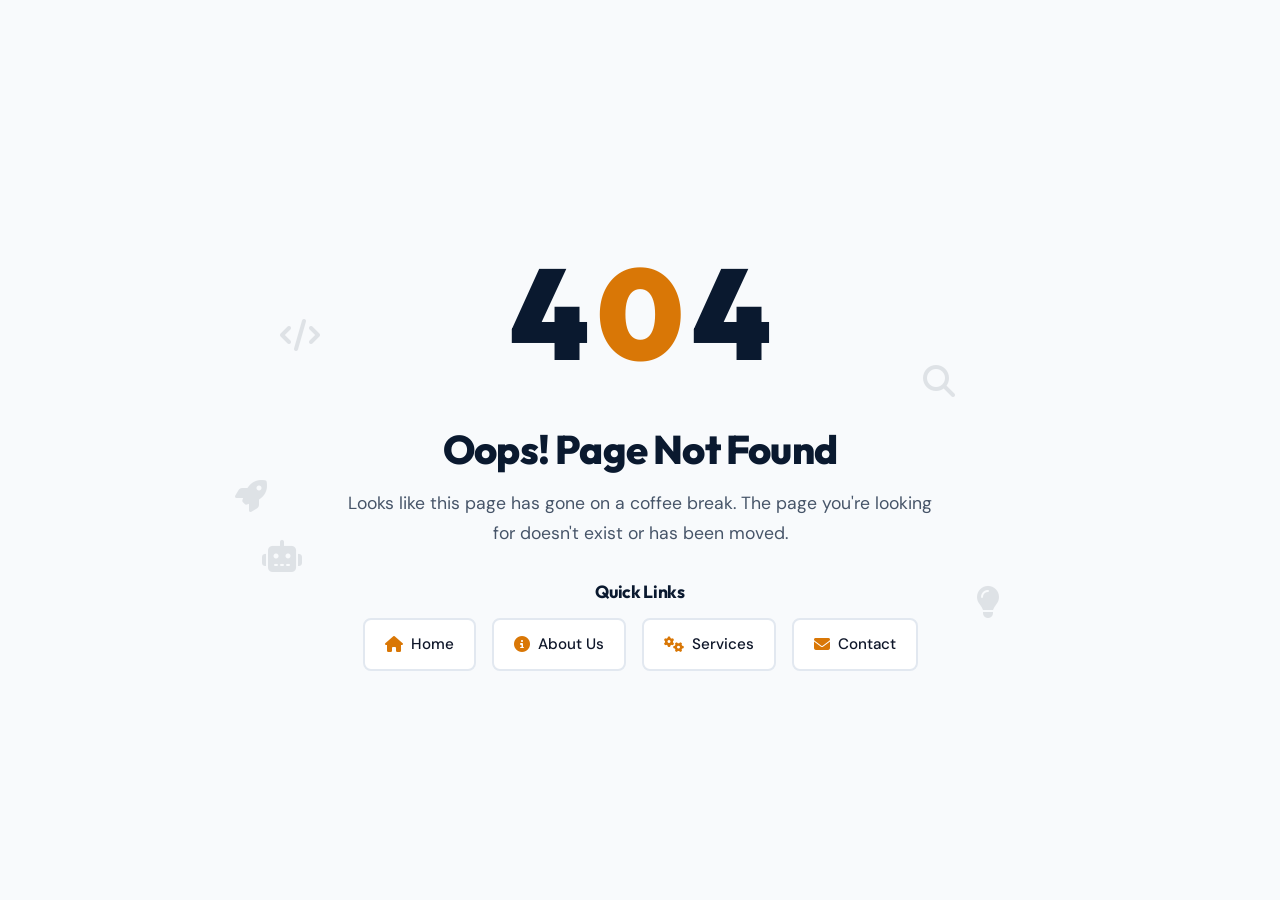
<file: Homepage2/404page.html>
<!DOCTYPE html>
<html lang="en">

<head>
    <meta charset="UTF-8">
    <meta name="viewport" content="width=device-width, initial-scale=1.0">
    <title>404 - Page Not Found |  Recuirment Agency</title>
    <meta name="description"
        content="The page you're looking for doesn't exist. Return to Stackly - your premier technical search firm." />
    <link rel="stylesheet" href="shared.css">
    <link rel="stylesheet" href="404.css">
    <link href="https://fonts.googleapis.com/icon?family=Material+Icons" rel="stylesheet">
    <link
        href="https://fonts.googleapis.com/css2?family=DM+Sans:wght@400;500;600;700&family=Outfit:wght@400;600;700;800;900&display=swap"
        rel="stylesheet" />
    <link rel="stylesheet" href="https://cdnjs.cloudflare.com/ajax/libs/font-awesome/6.5.1/css/all.min.css">
</head>

<body>

    <section class="error-section">
        <div class="error-container">

            <div class="error-visual">
                <div class="error-code">
                    <span class="digit digit-4">4</span>
                    <div class="zero-container">
                        <span class="digit digit-0">0</span>
                        <div class="glitch-effect"></div>
                    </div>
                    <span class="digit digit-4">4</span>
                </div>
            </div>


            <div class="error-content">
                <h1>Oops! Page Not Found</h1>
                <p>Looks like this page has gone on a coffee break. The page you're looking for doesn't exist or has
                    been moved.</p>
                <div class="quick-links">
                    <h3>Quick Links</h3>
                    <div class="link-buttons">
                        <a href="index.html" class="link-btn">
                            <i class="fas fa-home"></i>
                            <span>Home</span>
                        </a>
                        <a href="about.html" class="link-btn">
                            <i class="fas fa-info-circle"></i>
                            <span>About Us</span>
                        </a>
                        <a href="services.html" class="link-btn">
                            <i class="fas fa-cogs"></i>
                            <span>Services</span>
                        </a>
                        <a href="contact.html" class="link-btn">
                            <i class="fas fa-envelope"></i>
                            <span>Contact</span>
                        </a>
                    </div>
                </div>

                <div class="floating-elements">
                    <div class="float-element element-1">
                        <i class="fas fa-code"></i>
                    </div>
                    <div class="float-element element-2">
                        <i class="fas fa-search"></i>
                    </div>
                    <div class="float-element element-3">
                        <i class="fas fa-robot"></i>
                    </div>
                    <div class="float-element element-4">
                        <i class="fas fa-lightbulb"></i>
                    </div>
                    <div class="float-element element-5">
                        <i class="fas fa-rocket"></i>
                    </div>
                </div>
            </div>
        </div>
    </section>


    <script src="script.js"></script>
    <script>
        document.querySelectorAll('.float-element').forEach((el, index) => {
            el.style.animationDelay = `${index * 0.5}s`;
        });

        const robot = document.querySelector('.robot');
        if (robot) {
            setInterval(() => {
                document.querySelectorAll('.eye').forEach(eye => {
                    eye.style.height = '2px';
                    eye.style.top = '12px';
                });
                setTimeout(() => {
                    document.querySelectorAll('.eye').forEach(eye => {
                        eye.style.height = '8px';
                        eye.style.top = '8px';
                    });
                }, 150);
            }, 3000);
        }
        document.querySelector('.btn-search').addEventListener('click', function () {
            const searchTerm = document.querySelector('.search-input-wrapper input').value;
            if (searchTerm) {
                alert('Search functionality would find results for: ' + searchTerm);
            }
        });

        const zeroContainer = document.querySelector('.zero-container');
        if (zeroContainer) {
            setInterval(() => {
                zeroContainer.classList.add('glitching');
                setTimeout(() => {
                    zeroContainer.classList.remove('glitching');
                }, 200);
            }, 5000);
        }
    </script>
</body>

</html>
</file>
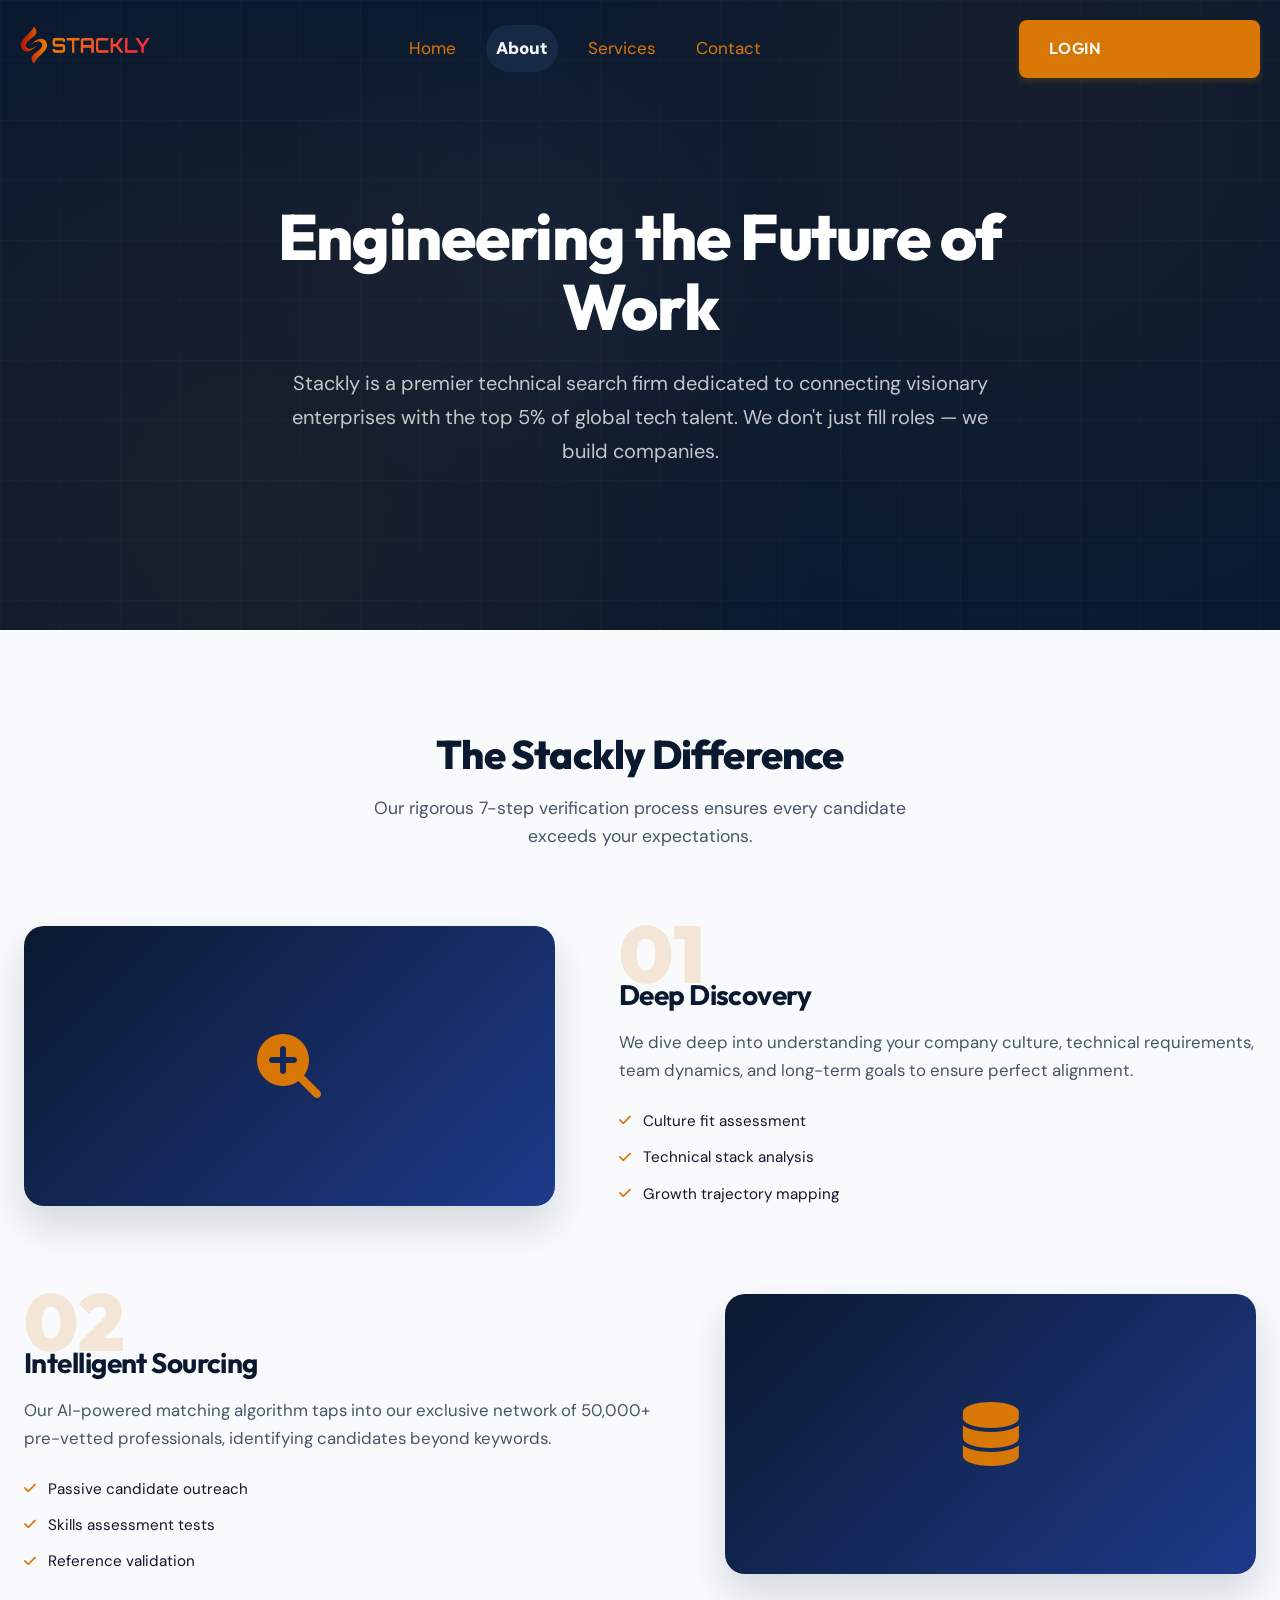
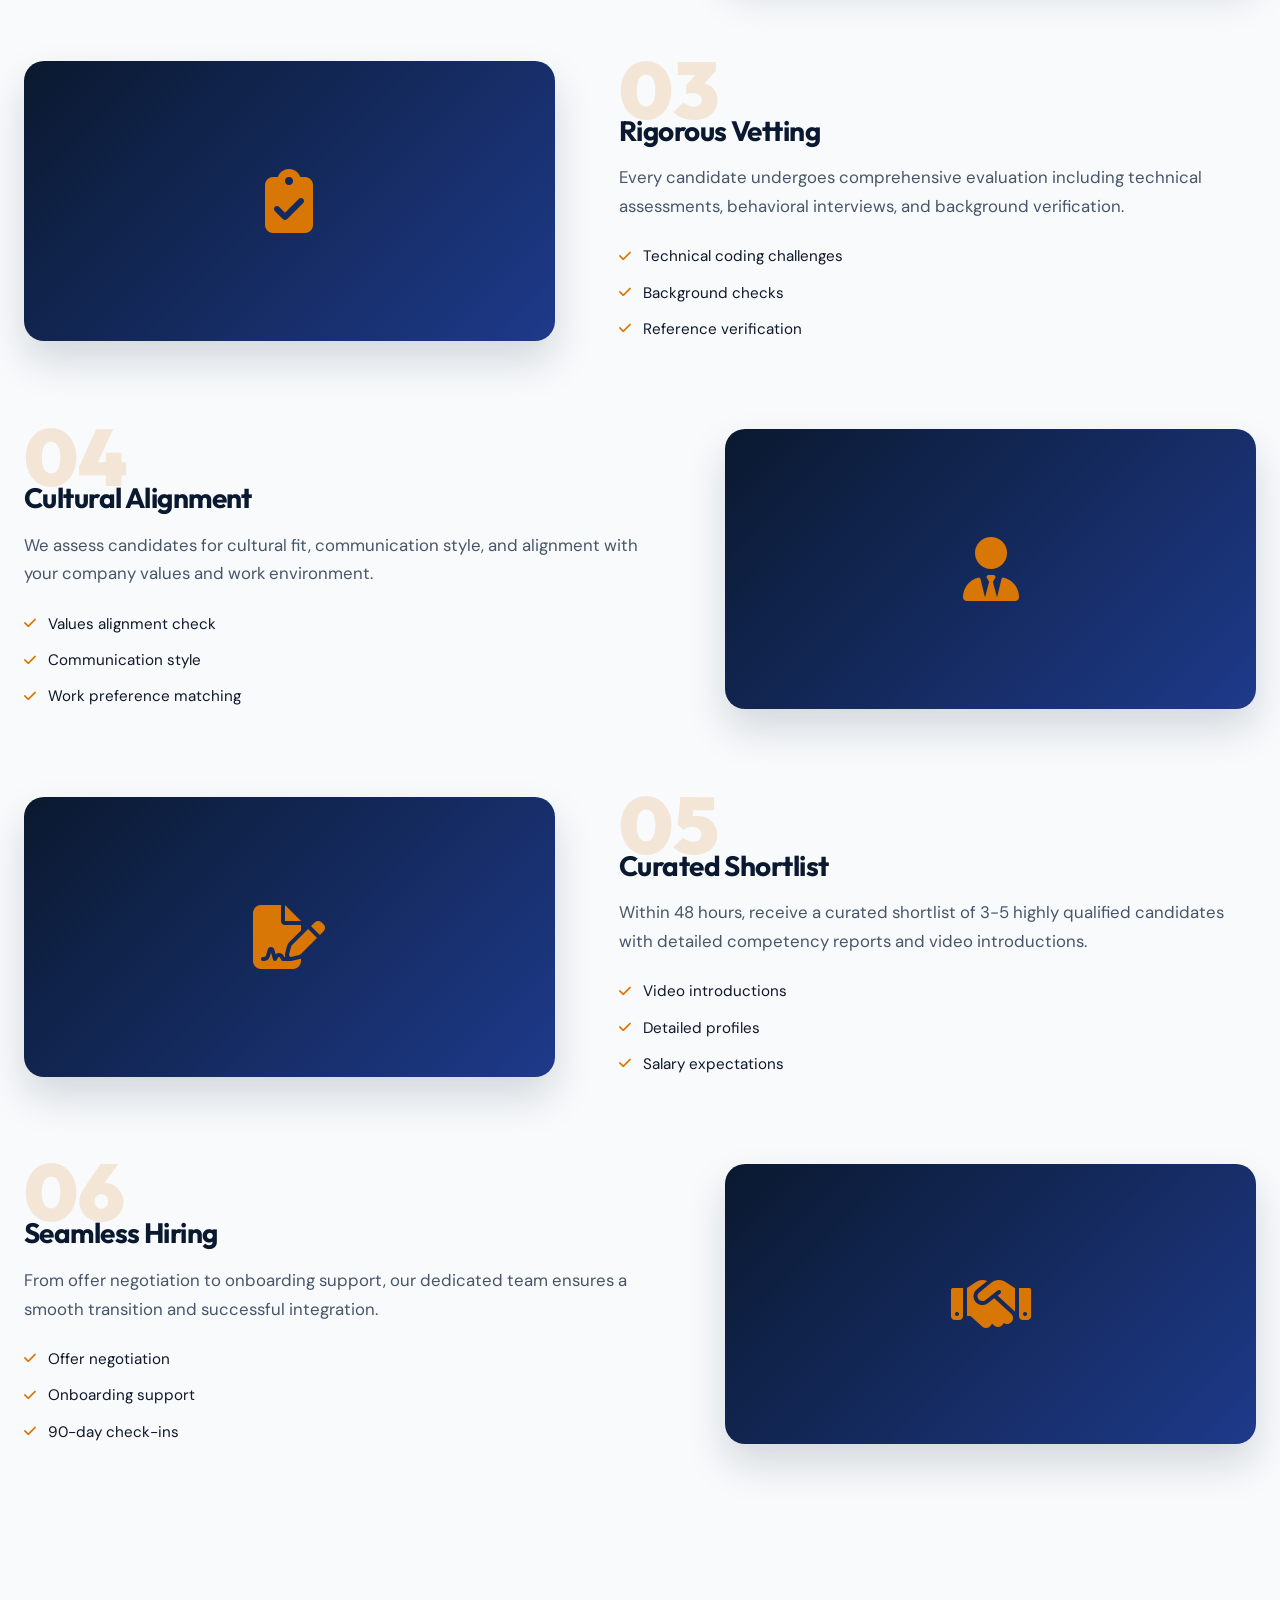
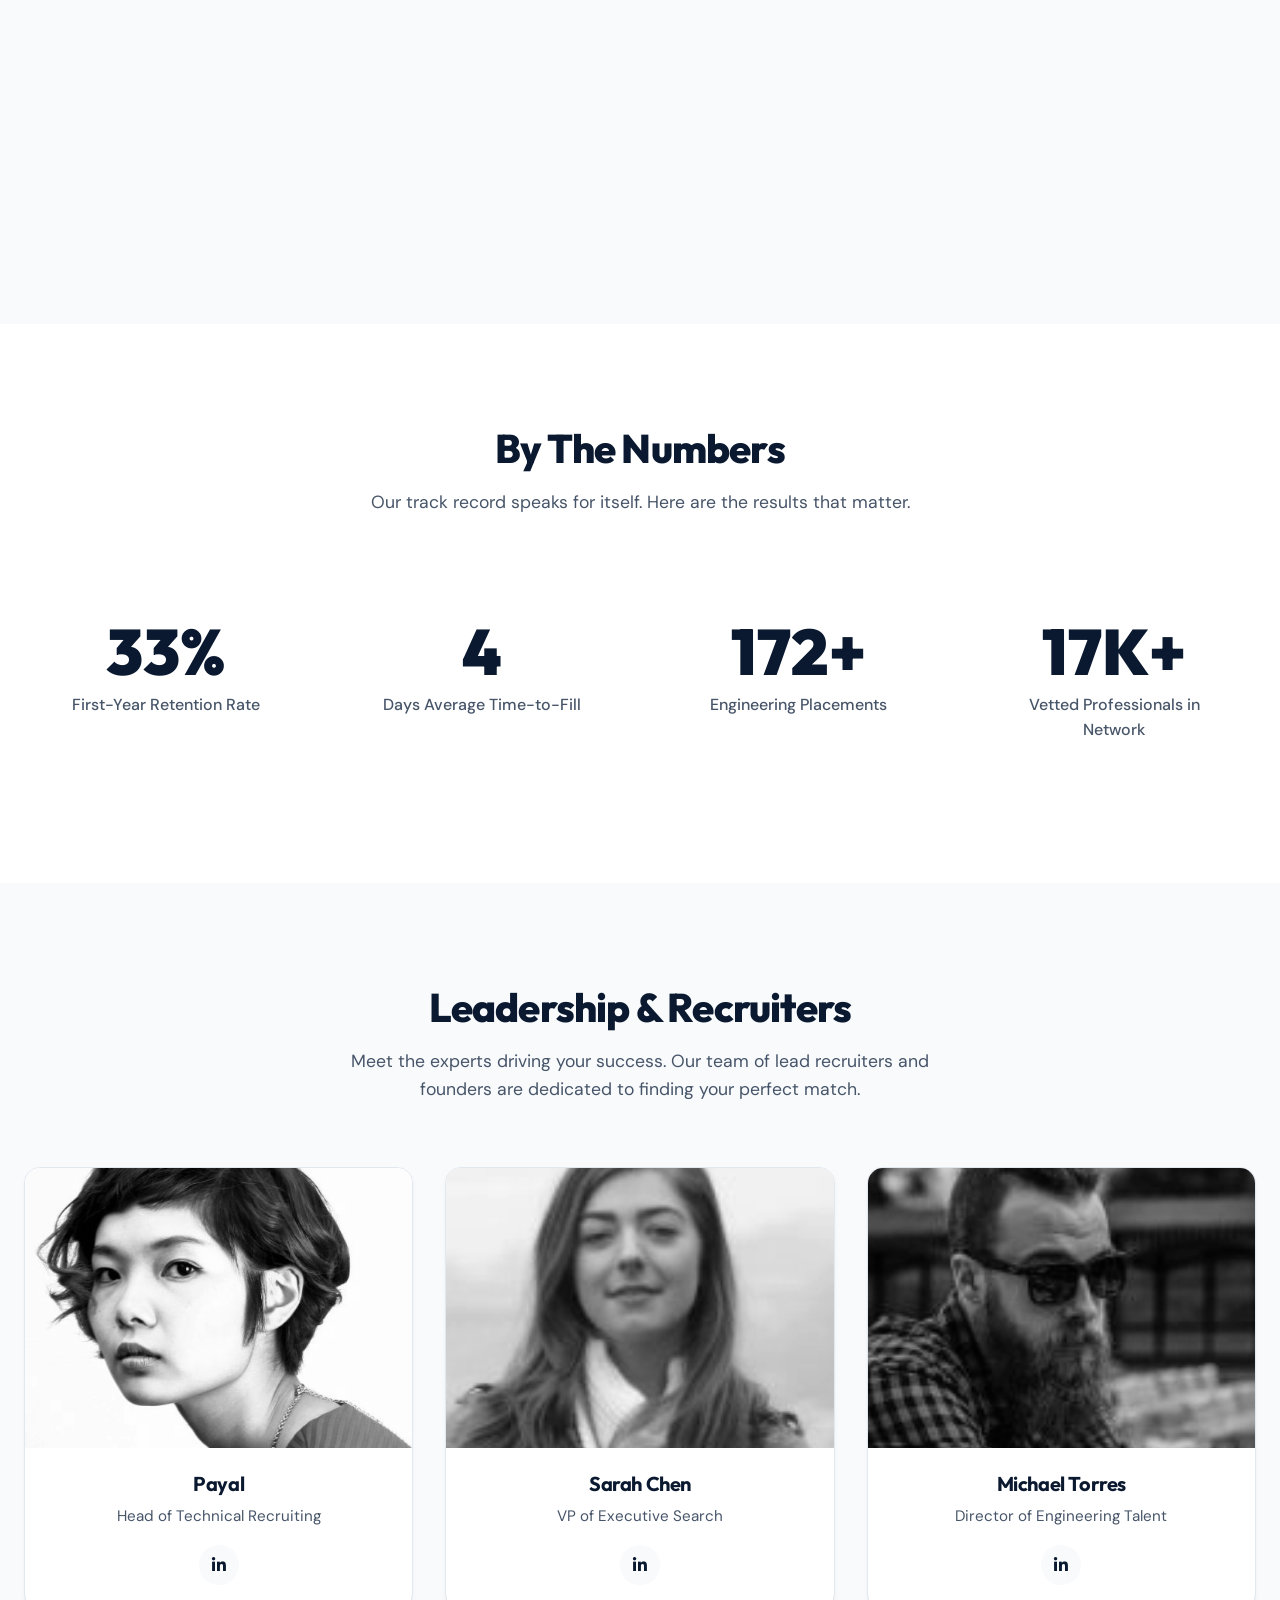
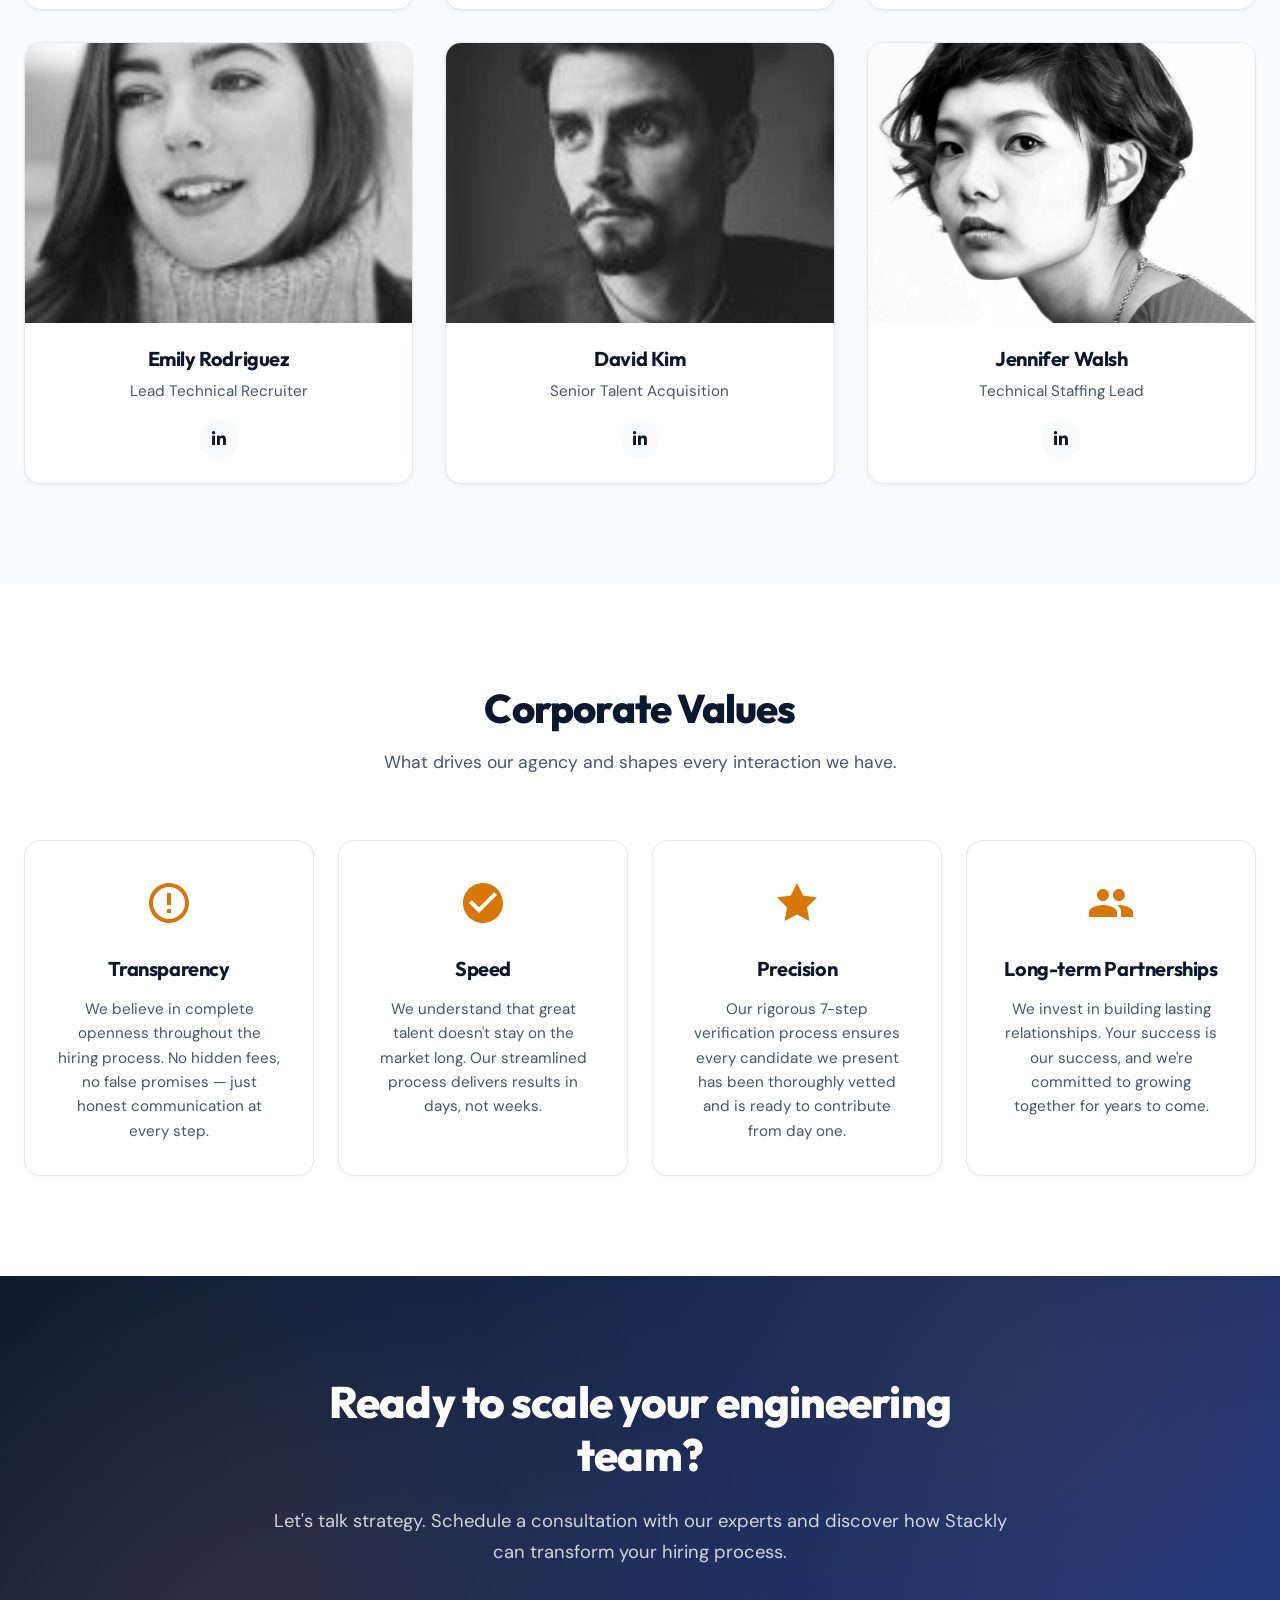
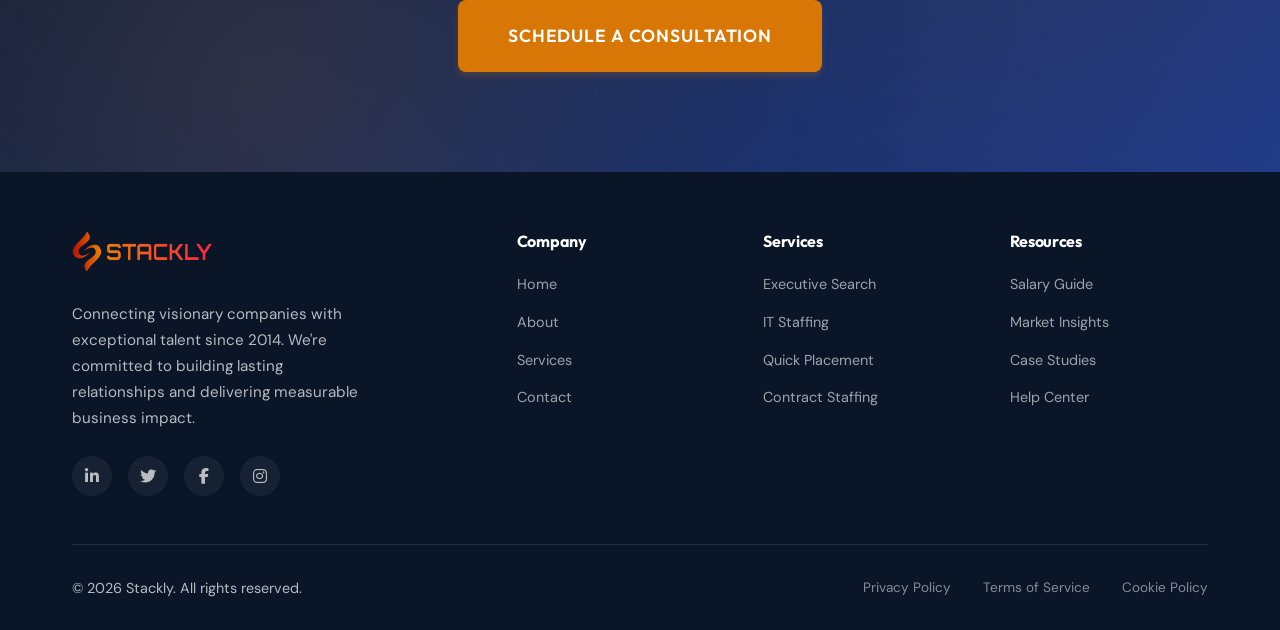
<file: Homepage2/about.html>
<!DOCTYPE html>
<html lang="en">

<head>
    <meta charset="UTF-8">
    <meta name="viewport" content="width=device-width, initial-scale=1.0">
    <title>About Us - Recuirment Agency</title>
    <meta name="description"
        content="Learn about Stackly - a premier technical search firm connecting visionary enterprises with top 5% global tech talent." />
    <link rel="stylesheet" href="shared.css">
    <link rel="stylesheet" href="about.css">
    <link href="https://fonts.googleapis.com/icon?family=Material+Icons" rel="stylesheet">
    <link
        href="https://fonts.googleapis.com/css2?family=DM+Sans:wght@400;500;600;700&family=Outfit:wght@400;600;700;800;900&display=swap"
        rel="stylesheet" />
    <link rel="stylesheet" href="https://cdnjs.cloudflare.com/ajax/libs/font-awesome/6.5.1/css/all.min.css">
</head>

<body>
    <div class="header-container">
        <header id="header">
            <div class="head-cls">
                <a href="index.html">
                    <img src="./assets/stackly-logo.webp" alt="Stackly Logo" class="logo">
                </a>
                <div class="menu-items" id="navMenu">
                    <a href="index.html">Home</a>
                    <a href="about.html" class="active">About</a>
                    <a href="services.html">Services</a>
                    <a href="contact.html">Contact</a>
                    <div class="close-btn material-icons" id="closeMenu">close</div>
                    <div class="head-btns mob-view">
                        <a href="login.html" class="btn btn-primary">Login</a>
                    </div>
                </div>
                <div class="head-btns">
                    <a href="login.html" class="btn btn-primary">Login <span class="material-icons">login</span></a>
                </div>
                <div class="hamburger" id="hamburger">
                    <span class="material-icons">menu</span>
                </div>
            </div>
        </header>
    </div>

    <section class="about-hero-section">
        <div class="about-hero-container">
            <div class="about-hero-content">
                <h1 class="about-hero-headline">Engineering the Future of Work</h1>
                <p class="about-hero-subtext">Stackly is a premier technical search firm dedicated to connecting
                    visionary enterprises with the top 5% of global tech talent. We don't just fill roles — we build
                    companies.</p>
            </div>
        </div>
    </section>

    <section class="methodology-section">
        <div class="container">
            <div class="section-header text-center">
                <h2>The Stackly Difference</h2>
                <p>Our rigorous 7-step verification process ensures every candidate exceeds your expectations.</p>
            </div>

            <div class="methodology-grid">
                <div class="methodology-step">
                    <div class="methodology-image">
                        <div class="methodology-img-wrapper">
                            <i class="fas fa-search-plus"></i>
                        </div>
                    </div>
                    <div class="methodology-content">
                        <div class="step-number">01</div>
                        <h3>Deep Discovery</h3>
                        <p>We dive deep into understanding your company culture, technical requirements, team dynamics,
                            and long-term goals to ensure perfect alignment.</p>
                        <ul class="methodology-list">
                            <li><i class="fas fa-check"></i> Culture fit assessment</li>
                            <li><i class="fas fa-check"></i> Technical stack analysis</li>
                            <li><i class="fas fa-check"></i> Growth trajectory mapping</li>
                        </ul>
                    </div>
                </div>
                <div class="methodology-step reverse">
                    <div class="methodology-image">
                        <div class="methodology-img-wrapper">
                            <i class="fas fa-database"></i>
                        </div>
                    </div>
                    <div class="methodology-content">
                        <div class="step-number">02</div>
                        <h3>Intelligent Sourcing</h3>
                        <p>Our AI-powered matching algorithm taps into our exclusive network of 50,000+ pre-vetted
                            professionals, identifying candidates beyond keywords.</p>
                        <ul class="methodology-list">
                            <li><i class="fas fa-check"></i> Passive candidate outreach</li>
                            <li><i class="fas fa-check"></i> Skills assessment tests</li>
                            <li><i class="fas fa-check"></i> Reference validation</li>
                        </ul>
                    </div>
                </div>

                <div class="methodology-step">
                    <div class="methodology-image">
                        <div class="methodology-img-wrapper">
                            <i class="fas fa-clipboard-check"></i>
                        </div>
                    </div>
                    <div class="methodology-content">
                        <div class="step-number">03</div>
                        <h3>Rigorous Vetting</h3>
                        <p>Every candidate undergoes comprehensive evaluation including technical assessments,
                            behavioral interviews, and background verification.</p>
                        <ul class="methodology-list">
                            <li><i class="fas fa-check"></i> Technical coding challenges</li>
                            <li><i class="fas fa-check"></i> Background checks</li>
                            <li><i class="fas fa-check"></i> Reference verification</li>
                        </ul>
                    </div>
                </div>

                <div class="methodology-step reverse">
                    <div class="methodology-image">
                        <div class="methodology-img-wrapper">
                            <i class="fas fa-user-tie"></i>
                        </div>
                    </div>
                    <div class="methodology-content">
                        <div class="step-number">04</div>
                        <h3>Cultural Alignment</h3>
                        <p>We assess candidates for cultural fit, communication style, and alignment with your company
                            values and work environment.</p>
                        <ul class="methodology-list">
                            <li><i class="fas fa-check"></i> Values alignment check</li>
                            <li><i class="fas fa-check"></i> Communication style</li>
                            <li><i class="fas fa-check"></i> Work preference matching</li>
                        </ul>
                    </div>
                </div>

                <div class="methodology-step">
                    <div class="methodology-image">
                        <div class="methodology-img-wrapper">
                            <i class="fas fa-file-signature"></i>
                        </div>
                    </div>
                    <div class="methodology-content">
                        <div class="step-number">05</div>
                        <h3>Curated Shortlist</h3>
                        <p>Within 48 hours, receive a curated shortlist of 3-5 highly qualified candidates with detailed
                            competency reports and video introductions.</p>
                        <ul class="methodology-list">
                            <li><i class="fas fa-check"></i> Video introductions</li>
                            <li><i class="fas fa-check"></i> Detailed profiles</li>
                            <li><i class="fas fa-check"></i> Salary expectations</li>
                        </ul>
                    </div>
                </div>

                
                <div class="methodology-step reverse">
                    <div class="methodology-image">
                        <div class="methodology-img-wrapper">
                            <i class="fas fa-handshake"></i>
                        </div>
                    </div>
                    <div class="methodology-content">
                        <div class="step-number">06</div>
                        <h3>Seamless Hiring</h3>
                        <p>From offer negotiation to onboarding support, our dedicated team ensures a smooth transition
                            and successful integration.</p>
                        <ul class="methodology-list">
                            <li><i class="fas fa-check"></i> Offer negotiation</li>
                            <li><i class="fas fa-check"></i> Onboarding support</li>
                            <li><i class="fas fa-check"></i> 90-day check-ins</li>
                        </ul>
                    </div>
                </div>

                
                <div class="methodology-step">
                    <div class="methodology-image">
                        <div class="methodology-img-wrapper">
                            <i class="fas fa-award"></i>
                        </div>
                    </div>
                    <div class="methodology-content">
                        <div class="step-number">07</div>
                        <h3>Long-Term Success</h3>
                        <p>We don't just fill positions — we ensure long-term success with our 90-day replacement
                            guarantee and ongoing partnership.</p>
                        <ul class="methodology-list">
                            <li><i class="fas fa-check"></i> 90-day replacement guarantee</li>
                            <li><i class="fas fa-check"></i> Ongoing support</li>
                            <li><i class="fas fa-check"></i> Performance check-ins</li>
                        </ul>
                    </div>
                </div>
            </div>
        </div>
    </section>
    <section class="impact-section">
        <div class="container">
            <div class="section-header text-center">
                <h2>By The Numbers</h2>
                <p>Our track record speaks for itself. Here are the results that matter.</p>
            </div>

            <div class="impact-grid">
                <div class="impact-card">
                    <span class="impact-number" data-target="98" data-suffix="%">0</span>
                    <span class="impact-label">First-Year Retention Rate</span>
                </div>
                <div class="impact-card">
                    <span class="impact-number" data-target="14" data-suffix="">0</span>
                    <span class="impact-label">Days Average Time-to-Fill</span>
                </div>
                <div class="impact-card">
                    <span class="impact-number" data-target="500" data-suffix="+">0</span>
                    <span class="impact-label">Engineering Placements</span>
                </div>
                <div class="impact-card">
                    <span class="impact-number" data-target="50" data-suffix="K+">0</span>
                    <span class="impact-label">Vetted Professionals in Network</span>
                </div>
            </div>
        </div>
    </section>

    <section class="team-section">
        <div class="container">
            <div class="section-header text-center">
                <h2>Leadership & Recruiters</h2>
                <p>Meet the experts driving your success. Our team of lead recruiters and founders are dedicated to
                    finding your perfect match.</p>
            </div>

            <div class="team-grid">
                <div class="team-card">
                    <div class="team-image">
                        <img src="../assets/review1.webp" alt="Kathiravan">
                    </div>
                    <div class="team-info">
                        <h4>Payal</h4>
                        <p>Head of Technical Recruiting</p>
                        <a href="404page.html" class="team-linkedin"><i class="fab fa-linkedin-in"></i></a>
                    </div>
                </div>

                <div class="team-card">
                    <div class="team-image">
                        <img src="../assets/review2.webp" alt="Sarah Chen">
                    </div>
                    <div class="team-info">
                        <h4>Sarah Chen</h4>
                        <p>VP of Executive Search</p>
                        <a href="404page.html" class="team-linkedin"><i class="fab fa-linkedin-in"></i></a>
                    </div>
                </div>

                <div class="team-card">
                    <div class="team-image">
                        <img src="../assets/review3.webp" alt="Michael Torres">
                    </div>
                    <div class="team-info">
                        <h4>Michael Torres</h4>
                        <p>Director of Engineering Talent</p>
                        <a href="404page.html" class="team-linkedin"><i class="fab fa-linkedin-in"></i></a>
                    </div>
                </div>

                <div class="team-card">
                    <div class="team-image">
                        <img src="../assets/review4.webp" alt="Emily Rodriguez">
                    </div>
                    <div class="team-info">
                        <h4>Emily Rodriguez</h4>
                        <p>Lead Technical Recruiter</p>
                        <a href="404page.html" class="team-linkedin"><i class="fab fa-linkedin-in"></i></a>
                    </div>
                </div>

                <div class="team-card">
                    <div class="team-image">
                        <img src="../assets/review5.webp" alt="David Kim">
                    </div>
                    <div class="team-info">
                        <h4>David Kim</h4>
                        <p>Senior Talent Acquisition</p>
                        <a href="404page.html" class="team-linkedin"><i class="fab fa-linkedin-in"></i></a>
                    </div>
                </div>

                <div class="team-card">
                    <div class="team-image">
                        <img src="../assets/review1.webp" alt="Jennifer Walsh">
                    </div>
                    <div class="team-info">
                        <h4>Jennifer Walsh</h4>
                        <p>Technical Staffing Lead</p>
                        <a href="404page.html" class="team-linkedin"><i class="fab fa-linkedin-in"></i></a>
                    </div>
                </div>
            </div>
        </div>
    </section>

    <section class="values-section">
        <div class="container">
            <div class="section-header text-center">
                <h2>Corporate Values</h2>
                <p>What drives our agency and shapes every interaction we have.</p>
            </div>

            <div class="values-grid">
                <div class="agency-card value-card">
                    <div class="value-icon">
                        <svg xmlns="http://www.w3.org/2000/svg" viewBox="0 0 24 24" fill="currentColor">
                            <path
                                d="M12 22C6.477 22 2 17.523 2 12S6.477 2 12 2s10 4.477 10 10-4.477 10-10 10zm0-2a8 8 0 1 0 0-16 8 8 0 0 0 0 16zm-1-5h2v2h-2v-2zm0-8h2v6h-2V7z" />
                        </svg>
                    </div>
                    <h3>Transparency</h3>
                    <p>We believe in complete openness throughout the hiring process. No hidden fees, no false promises
                        — just honest communication at every step.</p>
                </div>

                <div class="agency-card value-card">
                    <div class="value-icon">
                        <svg xmlns="http://www.w3.org/2000/svg" viewBox="0 0 24 24" fill="currentColor">
                            <path
                                d="M12 2C6.48 2 2 6.48 2 12s4.48 10 10 10 10-4.48 10-10S17.52 2 12 2zm-2 15l-5-5 1.41-1.41L10 14.17l7.59-7.59L19 8l-9 9z" />
                        </svg>
                    </div>
                    <h3>Speed</h3>
                    <p>We understand that great talent doesn't stay on the market long. Our streamlined process delivers
                        results in days, not weeks.</p>
                </div>

                <div class="agency-card value-card">
                    <div class="value-icon">
                        <svg xmlns="http://www.w3.org/2000/svg" viewBox="0 0 24 24" fill="currentColor">
                            <path
                                d="M12 2l3.09 6.26L22 9.27l-5 4.87 1.18 6.88L12 17.77l-6.18 3.25L7 14.14 2 9.27l6.91-1.01L12 2z" />
                        </svg>
                    </div>
                    <h3>Precision</h3>
                    <p>Our rigorous 7-step verification process ensures every candidate we present has been thoroughly
                        vetted and is ready to contribute from day one.</p>
                </div>

                <div class="agency-card value-card">
                    <div class="value-icon">
                        <svg xmlns="http://www.w3.org/2000/svg" viewBox="0 0 24 24" fill="currentColor">
                            <path
                                d="M16 11c1.66 0 2.99-1.34 2.99-3S17.66 5 16 5s-3 1.34-3 3 1.34 3 3 3zm-8 0c1.66 0 2.99-1.34 2.99-3S9.66 5 8 5 5 6.34 5 8s1.34 3 3 3zm0 2c-2.33 0-7 1.17-7 3.5V19h14v-2.5c0-2.33-4.67-3.5-7-3.5zm8 0c-.29 0-.62.02-.97.05 1.16.84 1.97 1.97 1.97 3.45V19h6v-2.5c0-2.33-4.67-3.5-7-3.5z" />
                        </svg>
                    </div>
                    <h3>Long-term Partnerships</h3>
                    <p>We invest in building lasting relationships. Your success is our success, and we're committed to
                        growing together for years to come.</p>
                </div>
            </div>
        </div>
    </section>
    <section class="cta-section">
        <div class="cta-container">
            <div class="cta-content">
                <h2>Ready to scale your engineering team?</h2>
                <p>Let's talk strategy. Schedule a consultation with our experts and discover how Stackly can transform
                    your hiring process.</p>
                <a href="404page.html" class="btn btn-primary btn-cta">Schedule a Consultation</a>
            </div>
        </div>
    </section>
    <footer class="site-footer">
        <div class="container">
            <div class="footer-grid">
                <div class="footer-brand">
                    <div class="footer-logo">
                        <img src="./assets/stackly-logo.webp" alt="Stackly Logo" style="width: 140px;">
                    </div>
                    <p class="footer-bio">Connecting visionary companies with exceptional talent since 2014. We're
                        committed to building lasting relationships and delivering measurable business impact.</p>
                    <div class="social-links">
                        <a href="404page.html" class="social-icon"><i class="fab fa-linkedin-in"></i></a>
                        <a href="404page.html" class="social-icon"><i class="fab fa-twitter"></i></a>
                        <a href="404page.html" class="social-icon"><i class="fab fa-facebook-f"></i></a>
                        <a href="404page.html" class="social-icon"><i class="fab fa-instagram"></i></a>
                    </div>
                </div>
                <div class="footer-links">
                    <h4 class="footer-title">Company</h4>
                    <ul class="footer-list">
                        <li><a href="index.html">Home</a></li>
                        <li><a href="about.html">About</a></li>
                        <li><a href="services.html">Services</a></li>
                        <li><a href="contact.html">Contact</a></li>
                    </ul>
                </div>
                <div class="footer-links">
                    <h4 class="footer-title">Services</h4>
                    <ul class="footer-list">
                        <li><a href="404page.html">Executive Search</a></li>
                        <li><a href="404page.html">IT Staffing</a></li>
                        <li><a href="404page.html">Quick Placement</a></li>
                        <li><a href="404page.html">Contract Staffing</a></li>
                    </ul>
                </div>

                <div class="footer-links">
                    <h4 class="footer-title">Resources</h4>
                    <ul class="footer-list">
                        <li><a href="404page.html">Salary Guide</a></li>
                        <li><a href="404page.html">Market Insights</a></li>
                        <li><a href="404page.html">Case Studies</a></li>
                        <li><a href="404page.html">Help Center</a></li>
                    </ul>
                </div>
            </div>
            <div class="footer-bottom">
                <p>&copy; 2026 Stackly. All rights reserved.</p>
                <div class="footer-bottom-links">
                    <a href="404page.html">Privacy Policy</a>
                    <a href="404page.html">Terms of Service</a>
                    <a href="404page.html">Cookie Policy</a>
                </div>
            </div>
        </div>
    </footer>

    <script src="script.js"></script>
</body>

</html>
</file>
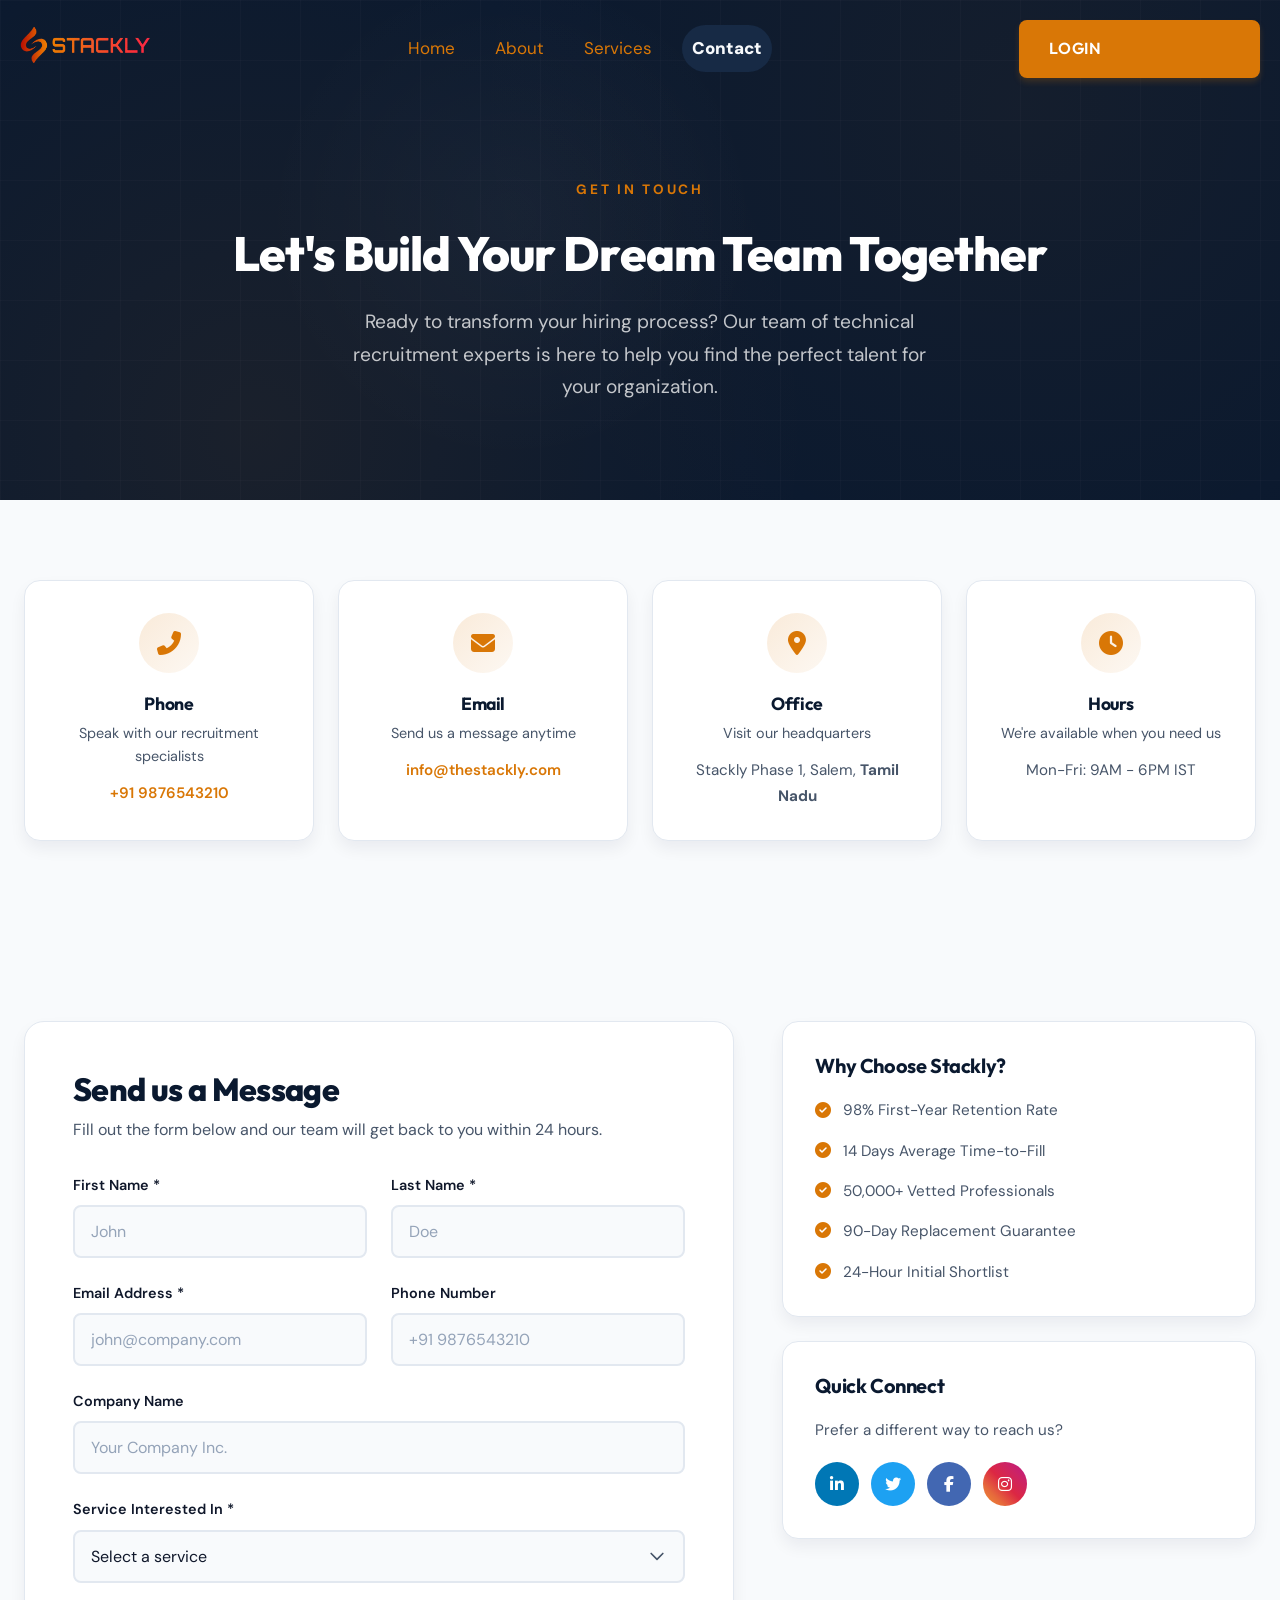
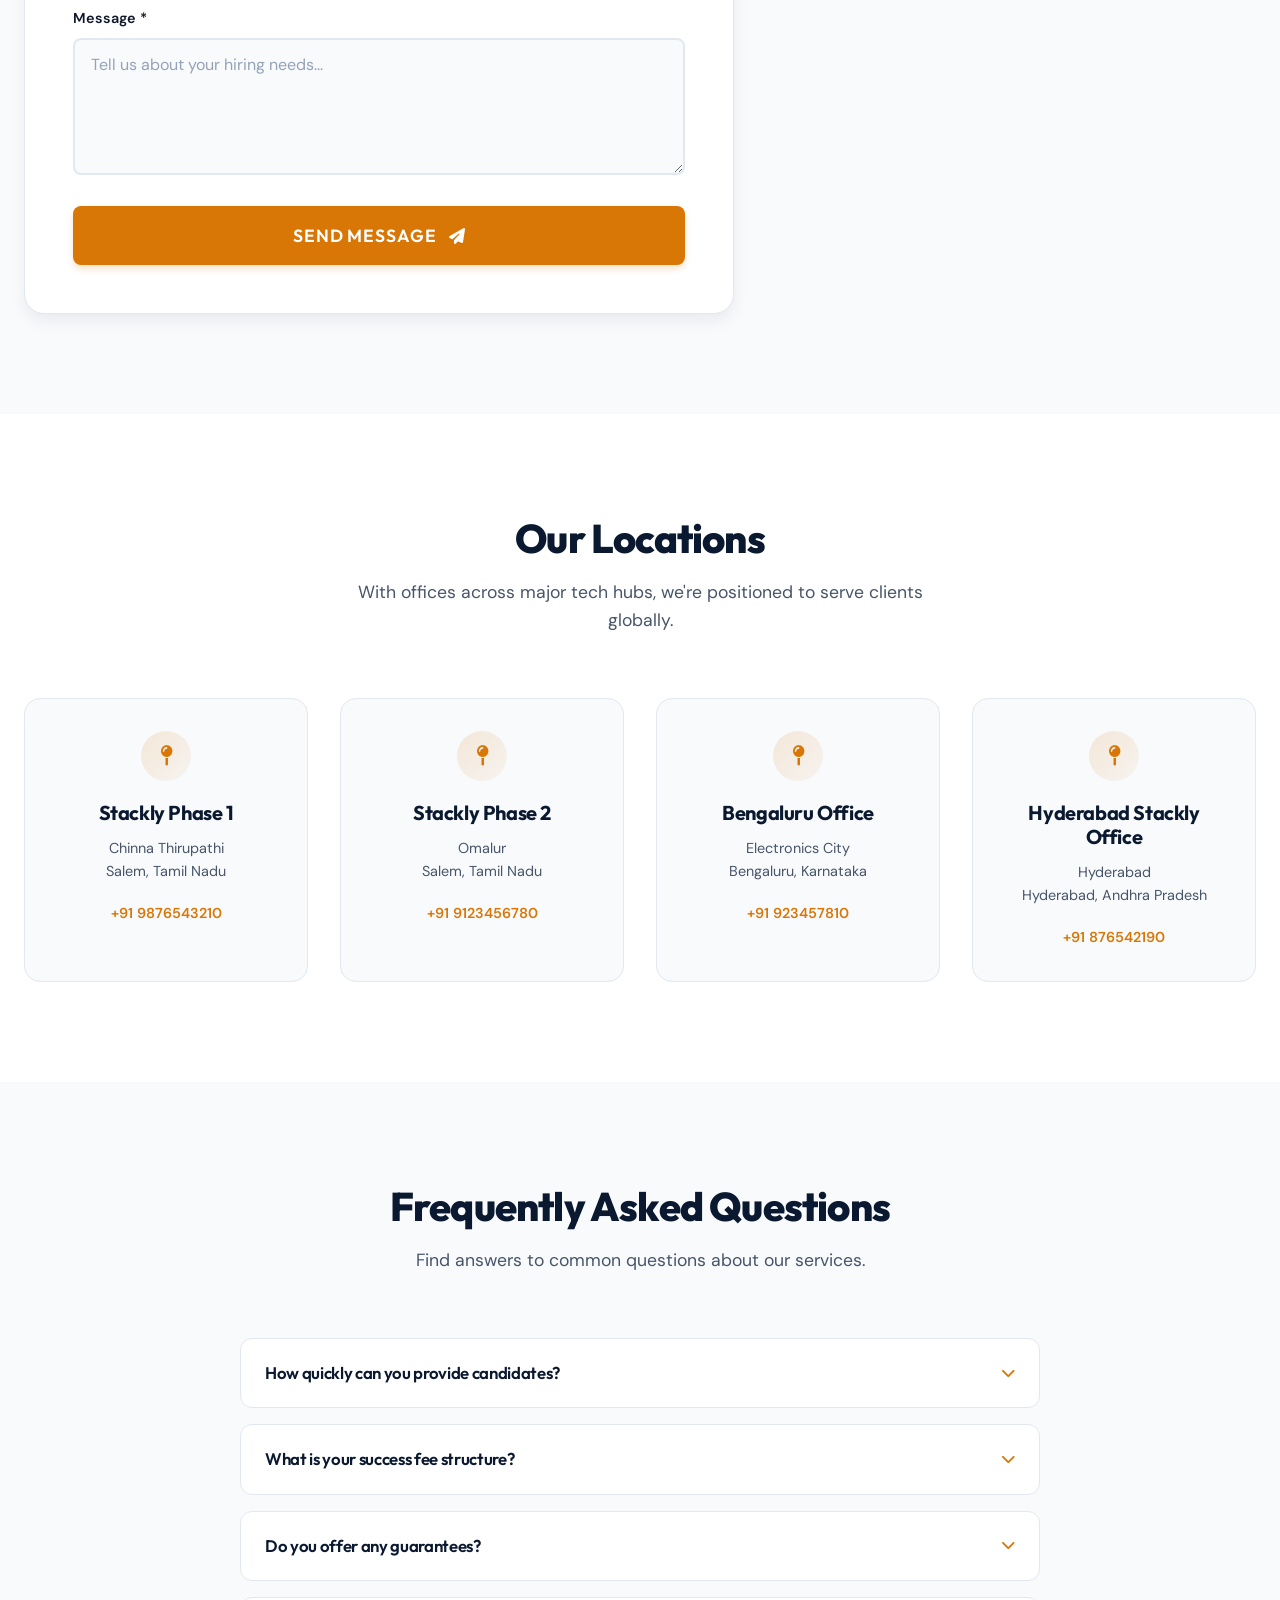
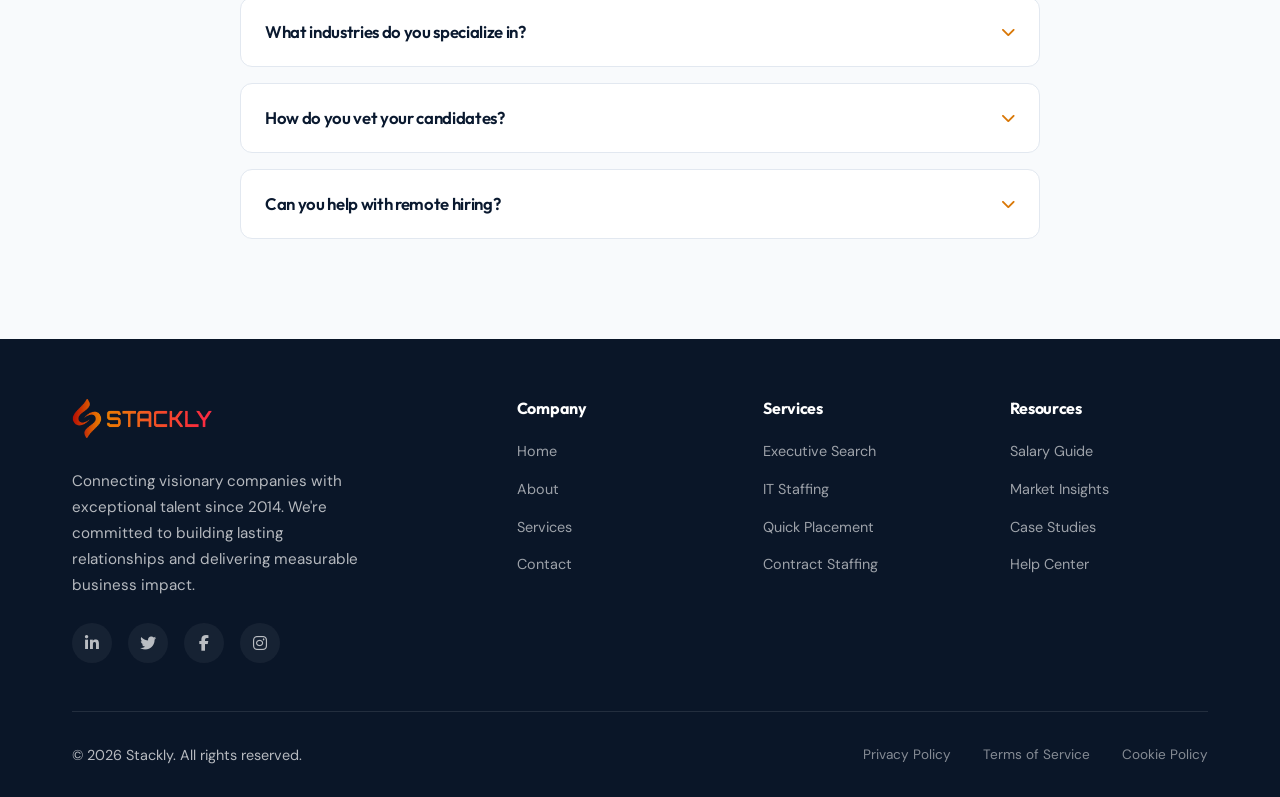
<file: Homepage2/contact.html>
<!DOCTYPE html>
<html lang="en">

<head>
    <meta charset="UTF-8">
    <meta name="viewport" content="width=device-width, initial-scale=1.0">
    <title>Contact Us -  Recuirment Agency</title>
    <meta name="description"
        content="Get in touch with Stackly - a premier technical search firm. Contact us for executive search, IT staffing, and talent solutions." />
    <link rel="stylesheet" href="shared.css">
    <link rel="stylesheet" href="contact.css">
    <link href="https://fonts.googleapis.com/icon?family=Material+Icons" rel="stylesheet">
    <link
        href="https://fonts.googleapis.com/css2?family=DM+Sans:wght@400;500;600;700&family=Outfit:wght@400;600;700;800;900&display=swap"
        rel="stylesheet" />
    <link rel="stylesheet" href="https://cdnjs.cloudflare.com/ajax/libs/font-awesome/6.5.1/css/all.min.css">
</head>

<body>
    <div class="header-container">
        <header id="header">
            <div class="head-cls">
                <a href="index.html">
                    <img src="./assets/stackly-logo.webp" alt="Stackly Logo" class="logo">
                </a>
                <div class="menu-items" id="navMenu">
                    <a href="index.html">Home</a>
                    <a href="about.html">About</a>
                    <a href="services.html">Services</a>
                    <a href="contact.html" class="active">Contact</a>
                    <div class="close-btn material-icons" id="closeMenu">close</div>
                    <div class="head-btns mob-view">
                        <a href="login.html" class="btn btn-primary">Login</a>
                    </div>
                </div>
                <div class="head-btns">
                    <a href="login.html" class="btn btn-primary">Login <span class="material-icons">login</span></a>
                </div>
                <div class="hamburger" id="hamburger">
                    <span class="material-icons">menu</span>
                </div>
            </div>
        </header>
    </div>
    <section class="contact-hero-section">
        <div class="contact-hero-container">
            <div class="contact-hero-content">
                <span class="contact-hero-eyebrow">GET IN TOUCH</span>
                <h1 class="contact-hero-headline">Let's Build Your Dream Team Together</h1>
                <p class="contact-hero-subtext">Ready to transform your hiring process? Our team of technical
                    recruitment experts is here to help you find the perfect talent for your organization.</p>
            </div>
        </div>
    </section>
    <section class="contact-info-section">
        <div class="container">
            <div class="contact-info-grid">
                <div class="contact-info-card">
                    <div class="contact-info-icon">
                        <i class="fas fa-phone-alt"></i>
                    </div>
                    <h3>Phone</h3>
                    <p>Speak with our recruitment specialists</p>
                    <a href="404page.html">+91 9876543210</a>
                </div>

                <div class="contact-info-card">
                    <div class="contact-info-icon">
                        <i class="fas fa-envelope"></i>
                    </div>
                    <h3>Email</h3>
                    <p>Send us a message anytime</p>
                    <a href="404page.html">info@thestackly.com</a>
                </div>

                <div class="contact-info-card">
                    <div class="contact-info-icon">
                        <i class="fas fa-map-marker-alt"></i>
                    </div>
                    <h3>Office</h3>
                    <p>Visit our headquarters</p>
                    <span>Stackly Phase 1, Salem, <b>Tamil Nadu</b></span>
                </div>

                <div class="contact-info-card">
                    <div class="contact-info-icon">
                        <i class="fas fa-clock"></i>
                    </div>
                    <h3>Hours</h3>
                    <p>We're available when you need us</p>
                    <span>Mon-Fri: 9AM - 6PM IST</span>
                </div>
            </div>
        </div>
    </section>

    <section class="contact-form-section">
        <div class="container">
            <div class="contact-form-grid">
                <div class="contact-form-wrapper">
                    <div class="form-header">
                        <h2>Send us a Message</h2>
                        <p>Fill out the form below and our team will get back to you within 24 hours.</p>
                    </div>

                    <form class="contact-form" id="contactForm">
                        <div class="form-row">
                            <div class="form-group">
                                <label for="firstName">First Name *</label>
                                <input type="text" id="firstName" name="firstName" required placeholder="John">
                            </div>
                            <div class="form-group">
                                <label for="lastName">Last Name *</label>
                                <input type="text" id="lastName" name="lastName" required placeholder="Doe">
                            </div>
                        </div>

                        <div class="form-row">
                            <div class="form-group">
                                <label for="email">Email Address *</label>
                                <input type="email" id="email" name="email" required placeholder="john@company.com">
                            </div>
                            <div class="form-group">
                                <label for="phone">Phone Number</label>
                                <input type="number" id="phone" name="phone" placeholder="+91 9876543210">
                            </div>
                        </div>

                        <div class="form-group">
                            <label for="company">Company Name</label>
                            <input type="text" id="company" name="company" placeholder="Your Company Inc.">
                        </div>

                        <div class="form-group">
                            <label for="service">Service Interested In *</label>
                            <select id="service" name="service" required>
                                <option value="">Select a service</option>
                                <option value="permanent">Permanent / Direct Hire</option>
                                <option value="contract">Contract Staffing</option>
                                <option value="executive">Executive Search</option>
                                <option value="staff-augmentation">Staff Augmentation</option>
                                <option value="other">Other</option>
                            </select>
                        </div>

                        <div class="form-group">
                            <label for="message">Message *</label>
                            <textarea id="message" name="message" rows="5" required
                                placeholder="Tell us about your hiring needs..."></textarea>
                        </div>

                        <button type="submit" class="btn btn-primary btn-submit">
                            <span>Send Message</span>
                            <i class="fas fa-paper-plane"></i>
                        </button>
                    </form>
                </div>

                <div class="contact-sidebar">
                    <div class="sidebar-card">
                        <h3>Why Choose Stackly?</h3>
                        <ul class="benefits-list">
                            <li>
                                <i class="fas fa-check-circle"></i>
                                <span>98% First-Year Retention Rate</span>
                            </li>
                            <li>
                                <i class="fas fa-check-circle"></i>
                                <span>14 Days Average Time-to-Fill</span>
                            </li>
                            <li>
                                <i class="fas fa-check-circle"></i>
                                <span>50,000+ Vetted Professionals</span>
                            </li>
                            <li>
                                <i class="fas fa-check-circle"></i>
                                <span>90-Day Replacement Guarantee</span>
                            </li>
                            <li>
                                <i class="fas fa-check-circle"></i>
                                <span>24-Hour Initial Shortlist</span>
                            </li>
                        </ul>
                    </div>

                    <div class="sidebar-card">
                        <h3>Quick Connect</h3>
                        <p>Prefer a different way to reach us?</p>
                        <div class="quick-connect">
                            <a href="404page.html" class="social-btn linkedin"><i class="fab fa-linkedin-in"></i></a>
                            <a href="404page.html" class="social-btn twitter"><i class="fab fa-twitter"></i></a>
                            <a href="404page.html" class="social-btn facebook"><i class="fab fa-facebook-f"></i></a>
                            <a href="404page.html" class="social-btn instagram"><i class="fab fa-instagram"></i></a>
                        </div>
                    </div>
                </div>
            </div>
        </div>
    </section>
    <section class="locations-section">
        <div class="container">
            <div class="section-header text-center">
                <h2>Our Locations</h2>
                <p>With offices across major tech hubs, we're positioned to serve clients globally.</p>
            </div>

            <div class="locations-grid">
                <div class="location-card">
                    <div class="location-icon">
                        <i class="fas fa-map-pin"></i>
                    </div>
                    <h3>Stackly Phase 1</h3>
                    <p>Chinna Thirupathi<br>Salem, Tamil Nadu</p>
                    <a href="404page.html">+91 9876543210</a>
                </div>

                <div class="location-card">
                    <div class="location-icon">
                        <i class="fas fa-map-pin"></i>
                    </div>
                    <h3>Stackly Phase 2</h3>
                    <p>Omalur <br>Salem, Tamil Nadu</p>
                    <a href="404page.html">+91 9123456780</a>
                </div>

                <div class="location-card">
                    <div class="location-icon">
                        <i class="fas fa-map-pin"></i>
                    </div>
                    <h3>Bengaluru Office</h3>
                    <p>Electronics City<br>Bengaluru, Karnataka</p>
                    <a href="404page.html">+91 923457810</a>
                </div>

                <div class="location-card">
                    <div class="location-icon">
                        <i class="fas fa-map-pin"></i>
                    </div>
                    <h3>Hyderabad Stackly Office</h3>
                    <p>Hyderabad<br>Hyderabad, Andhra Pradesh </p>
                    <a href="404page.html">+91 876542190</a>
                </div>
            </div>
        </div>
    </section>

    <section class="faq-section">
        <div class="container">
            <div class="section-header text-center">
                <h2>Frequently Asked Questions</h2>
                <p>Find answers to common questions about our services.</p>
            </div>

            <div class="faq-grid">
                <div class="faq-item">
                    <div class="faq-question">
                        <h4>How quickly can you provide candidates?</h4>
                        <i class="fas fa-chevron-down"></i>
                    </div>
                    <div class="faq-answer">
                        <p>Our average time-to-fill is 14 days. For urgent requirements, we can provide an initial
                            shortlist within 24-48 hours thanks to our extensive network of 50,000+ pre-vetted
                            professionals.</p>
                    </div>
                </div>

                <div class="faq-item">
                    <div class="faq-question">
                        <h4>What is your success fee structure?</h4>
                        <i class="fas fa-chevron-down"></i>
                    </div>
                    <div class="faq-answer">
                        <p>We offer flexible engagement models including contingency search (no upfront cost, pay only
                            on success) and retained search (dedicated resources with priority scheduling). Contact us
                            for a customized quote based on your needs.</p>
                    </div>
                </div>

                <div class="faq-item">
                    <div class="faq-question">
                        <h4>Do you offer any guarantees?</h4>
                        <i class="fas fa-chevron-down"></i>
                    </div>
                    <div class="faq-answer">
                        <p>Yes! We offer a 90-day replacement guarantee. If our placed candidate isn't the perfect fit
                            within the first 90 days, we will replace them at zero additional cost.</p>
                    </div>
                </div>

                <div class="faq-item">
                    <div class="faq-question">
                        <h4>What industries do you specialize in?</h4>
                        <i class="fas fa-chevron-down"></i>
                    </div>
                    <div class="faq-answer">
                        <p>We specialize in technical talent across all major tech stacks including Frontend (Angular,
                            React, Vue), Backend (.NET, Node.js, Python), Cloud (AWS, Azure, GCP), Mobile, DevOps, and
                            AI/ML domains.</p>
                    </div>
                </div>

                <div class="faq-item">
                    <div class="faq-question">
                        <h4>How do you vet your candidates?</h4>
                        <i class="fas fa-chevron-down"></i>
                    </div>
                    <div class="faq-answer">
                        <p>Our rigorous 7-step verification process includes technical assessments, behavioral
                            interviews, reference checks, background verification, skills testing, culture fit
                            assessment, and credential validation.</p>
                    </div>
                </div>

                <div class="faq-item">
                    <div class="faq-question">
                        <h4>Can you help with remote hiring?</h4>
                        <i class="fas fa-chevron-down"></i>
                    </div>
                    <div class="faq-answer">
                        <p>Absolutely! We have experience placing remote talent globally and can help you build
                            distributed teams. We understand the unique challenges of remote hiring and can source
                            candidates comfortable with remote work arrangements.</p>
                    </div>
                </div>
            </div>
        </div>
    </section>
    <footer class="site-footer">
        <div class="container">
            <div class="footer-grid">
                <div class="footer-brand">
                    <div class="footer-logo">
                        <img src="./assets/stackly-logo.webp" alt="Stackly Logo" style="width: 140px;">
                    </div>
                    <p class="footer-bio">Connecting visionary companies with exceptional talent since 2014. We're
                        committed to building lasting relationships and delivering measurable business impact.</p>
                    <div class="social-links">
                        <a href="404page.html" class="social-icon"><i class="fab fa-linkedin-in"></i></a>
                        <a href="404page.html" class="social-icon"><i class="fab fa-twitter"></i></a>
                        <a href="404page.html" class="social-icon"><i class="fab fa-facebook-f"></i></a>
                        <a href="404page.html" class="social-icon"><i class="fab fa-instagram"></i></a>
                    </div>
                </div>
                <div class="footer-links">
                    <h4 class="footer-title">Company</h4>
                    <ul class="footer-list">
                        <li><a href="index.html">Home</a></li>
                        <li><a href="about.html">About</a></li>
                        <li><a href="services.html">Services</a></li>
                        <li><a href="contact.html">Contact</a></li>
                    </ul>
                </div>
                <div class="footer-links">
                    <h4 class="footer-title">Services</h4>
                    <ul class="footer-list">
                        <li><a href="404page.html">Executive Search</a></li>
                        <li><a href="404page.html">IT Staffing</a></li>
                        <li><a href="404page.html">Quick Placement</a></li>
                        <li><a href="404page.html">Contract Staffing</a></li>
                    </ul>
                </div>

                <div class="footer-links">
                    <h4 class="footer-title">Resources</h4>
                    <ul class="footer-list">
                        <li><a href="404page.html">Salary Guide</a></li>
                        <li><a href="404page.html">Market Insights</a></li>
                        <li><a href="404page.html">Case Studies</a></li>
                        <li><a href="404page.html">Help Center</a></li>
                    </ul>
                </div>
            </div>
            <div class="footer-bottom">
                <p>&copy; 2026 Stackly. All rights reserved.</p>
                <div class="footer-bottom-links">
                    <a href="404page.html">Privacy Policy</a>
                    <a href="404page.html">Terms of Service</a>
                    <a href="404page.html">Cookie Policy</a>
                </div>
            </div>
        </div>
    </footer>


    <script src="script.js"></script>
    <script>
        const contactForm = document.getElementById('contactForm');

        const emailRegex = /^[^\s@]+@[^\s@]+\.[^\s@]+$/;

        const phoneRegex = /^[\+]?[(]?[0-9]{3}[)]?[-\s\.]?[0-9]{3}[-\s\.]?[0-9]{4,6}$/;

        function showError(input, message) {
            const formGroup = input.parentElement;
            const existingError = formGroup.querySelector('.error-message');
            if (existingError) {
                existingError.remove();
            }

            input.style.borderColor = '#dc2626';

            const errorDiv = document.createElement('div');
            errorDiv.className = 'error-message';
            errorDiv.style.color = '#dc2626';
            errorDiv.style.fontSize = '0.85rem';
            errorDiv.style.marginTop = '0.5rem';
            errorDiv.textContent = message;
            formGroup.appendChild(errorDiv);
        }

        function clearError(input) {
            const formGroup = input.parentElement;
            const existingError = formGroup.querySelector('.error-message');
            if (existingError) {
                existingError.remove();
            }
            input.style.borderColor = '#E2E8F0';
        }

        function validateField(input, rules) {
            const value = input.value.trim();

            if (rules.required && value === '') {
                showError(input, rules.required);
                return false;
            }

            if (rules.email && value !== '') {
                if (!emailRegex.test(value)) {
                    showError(input, rules.email);
                    return false;
                }
            }

            if (rules.phone && value !== '') {
                if (!phoneRegex.test(value)) {
                    showError(input, rules.phone);
                    return false;
                }
            }

            if (rules.minLength && value.length < rules.minLength) {
                showError(input, rules.minLength);
                return false;
            }

            clearError(input);
            return true;
        }

        contactForm.querySelectorAll('input, select, textarea').forEach(input => {
            input.addEventListener('blur', function () {
                const rules = getValidationRules(this);
                if (rules) {
                    validateField(this, rules);
                }
            });

            input.addEventListener('input', function () {
                clearError(this);
            });
        });

        function getValidationRules(input) {
            const id = input.id;

            switch (id) {
                case 'firstName':
                    return { required: 'First name is required', minLength: 'First name must be at least 2 characters' };
                case 'lastName':
                    return { required: 'Last name is required', minLength: 'Last name must be at least 2 characters' };
                case 'email':
                    return { required: 'Email is required', email: 'Please enter a valid email address' };
                case 'phone':
                    return { phone: 'Please enter a valid phone number' };
                case 'service':
                    return { required: 'Please select a service' };
                case 'message':
                    return { required: 'Message is required', minLength: 'Message must be at least 10 characters' };
                default:
                    return null;
            }
        }

        contactForm.addEventListener('submit', function (e) {
            e.preventDefault();

            let isValid = true;
            const formData = {};

            contactForm.querySelectorAll('input, select, textarea').forEach(input => {
                const rules = getValidationRules(input);
                if (rules) {
                    if (!validateField(input, rules)) {
                        isValid = false;
                    }
                    formData[input.name] = input.value.trim();
                }
            });

            if (!isValid) {
                const firstError = contactForm.querySelector('.error-message');
                if (firstError) {
                    firstError.scrollIntoView({ behavior: 'smooth', block: 'center' });
                }
                return;
            }
            window.location.href = '404page.html';
            contactForm.reset();
        });

        document.querySelectorAll('.faq-question').forEach(question => {
            question.addEventListener('click', () => {
                const item = question.parentElement;
                item.classList.toggle('active');
            });
        });
    </script>
</body>

</html>
</file>
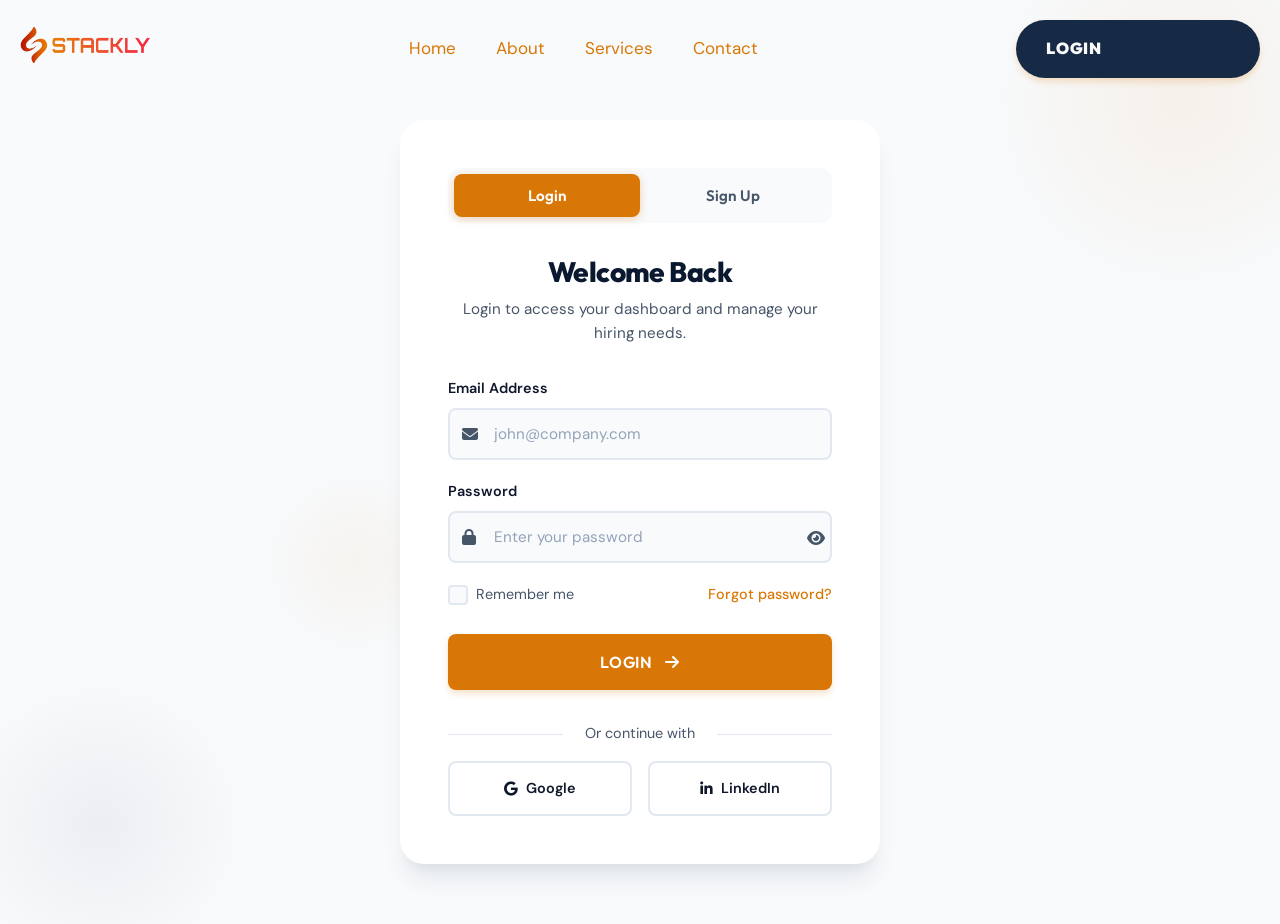
<file: Homepage2/login.html>
<!DOCTYPE html>
<html lang="en">

<head>
    <meta charset="UTF-8">
    <meta name="viewport" content="width=device-width, initial-scale=1.0">
    <title>Login -  Recuirment Agency</title>
    <meta name="description" content="Login to Stackly - Access your account and manage your hiring needs." />
    <link rel="stylesheet" href="shared.css">
    <link rel="stylesheet" href="login.css">
    <link href="https://fonts.googleapis.com/icon?family=Material+Icons" rel="stylesheet">
    <link
        href="https://fonts.googleapis.com/css2?family=DM+Sans:wght@400;500;600;700&family=Outfit:wght@400;600;700;800;900&display=swap"
        rel="stylesheet" />
    <link rel="stylesheet" href="https://cdnjs.cloudflare.com/ajax/libs/font-awesome/6.5.1/css/all.min.css">
</head>

<body>

    <div class="header-container">
        <header id="header">
            <div class="head-cls">
                <a href="index.html">
                    <img src="./assets/stackly-logo.webp" alt="Stackly Logo" class="logo">
                </a>
                <div class="menu-items" id="navMenu">
                    <a href="index.html">Home</a>
                    <a href="about.html">About</a>
                    <a href="services.html">Services</a>
                    <a href="contact.html">Contact</a>
                    <div class="close-btn material-icons" id="closeMenu">close</div>
                    <div class="head-btns mob-view">
                        <a href="login.html" class="btn btn-primary active">Login</a>
                    </div>
                </div>
                <div class="head-btns">
                    <a href="login.html" class="btn btn-primary active">Login <span
                            class="material-icons">login</span></a>
                </div>
                <div class="hamburger" id="hamburger">
                    <span class="material-icons">menu</span>
                </div>
            </div>
        </header>
    </div>


    <section class="auth-section">
        <div class="auth-container">

            <div class="auth-toggle">
                <button class="toggle-btn active" data-form="login">
                    <span>Login</span>
                </button>
                <button class="toggle-btn" data-form="signup">
                    <span>Sign Up</span>
                </button>
                <div class="toggle-slider"></div>
            </div>


            <div class="auth-form-wrapper active" id="loginForm">
                <div class="form-header">
                    <h2>Welcome Back</h2>
                    <p>Login to access your dashboard and manage your hiring needs.</p>
                </div>

                <form class="auth-form" id="loginFormElement">
                    <div class="form-group">
                        <label for="loginEmail">Email Address</label>
                        <div class="input-wrapper">
                            <i class="fas fa-envelope"></i>
                            <input type="email" id="loginEmail" name="email" placeholder="john@company.com">
                        </div>
                    </div>

                    <div class="form-group">
                        <label for="loginPassword">Password</label>
                        <div class="input-wrapper">
                            <i class="fas fa-lock"></i>
                            <input type="password" id="loginPassword" name="password" placeholder="Enter your password">
                            <button type="button" class="password-toggle" onclick="togglePassword('loginPassword')">
                                <i class="fas fa-eye"></i>
                            </button>
                        </div>
                    </div>

                    <div class="form-options">
                        <label class="checkbox-wrapper">
                            <input type="checkbox" name="remember">
                            <span class="checkmark"></span>
                            Remember me
                        </label>
                        <a href="#" class="forgot-link" onclick="showForgotPassword(event)">Forgot password?</a>
                    </div>

                    <button type="submit" class="btn btn-primary btn-auth">
                        <span>Login</span>
                        <i class="fas fa-arrow-right"></i>
                    </button>
                </form>

                <div class="social-login">
                    <p>Or continue with</p>
                    <div class="social-buttons">
                        <a href="404page.html" class="social-auth-btn google">
                            <i class="fab fa-google"></i>
                            Google
                        </a>
                        <a href="404page.html" class="social-auth-btn linkedin">
                            <i class="fab fa-linkedin-in"></i>
                            LinkedIn
                        </a>
                    </div>
                </div>
            </div>


            <div class="auth-form-wrapper" id="forgotForm">
                <div class="form-header">
                    <h2>Reset Password</h2>
                    <p>Enter your email address and we'll send you a link to reset your password.</p>
                </div>

                <form class="auth-form" id="forgotFormElement">
                    <div class="form-group">
                        <label for="forgotEmail">Email Address</label>
                        <div class="input-wrapper">
                            <i class="fas fa-envelope"></i>
                            <input type="email" id="forgotEmail" name="email" placeholder="john@company.com">
                        </div>
                    </div>

                    <button type="submit" class="btn btn-primary btn-auth">
                        <span>Send Reset Link</span>
                        <i class="fas fa-paper-plane"></i>
                    </button>

                    <div class="back-to-login">
                        <a href="#" onclick="showLogin(event)">
                            <i class="fas fa-arrow-left"></i>
                            Back to Login
                        </a>
                    </div>
                </form>
            </div>


            <div class="auth-form-wrapper" id="signupForm">
                <div class="form-header">
                    <h2>Create Account</h2>
                    <p>Join Stackly and transform your hiring process today.</p>
                </div>

                <form class="auth-form" id="signupFormElement">
                    <div class="form-row">
                        <div class="form-group">
                            <label for="signupFirstName">First Name</label>
                            <div class="input-wrapper">
                                <i class="fas fa-user"></i>
                                <input type="text" id="signupFirstName" name="firstName" placeholder="John">
                            </div>
                        </div>
                        <div class="form-group">
                            <label for="signupLastName">Last Name</label>
                            <div class="input-wrapper">
                                <i class="fas fa-user"></i>
                                <input type="text" id="signupLastName" name="lastName" placeholder="Doe">
                            </div>
                        </div>
                    </div>

                    <div class="form-group">
                        <label for="signupEmail">Email Address</label>
                        <div class="input-wrapper">
                            <i class="fas fa-envelope"></i>
                            <input type="email" id="signupEmail" name="email" placeholder="john@company.com">
                        </div>
                    </div>

                    <div class="form-group">
                        <label for="signupPassword">Password</label>
                        <div class="input-wrapper">
                            <i class="fas fa-lock"></i>
                            <input type="password" id="signupPassword" name="password" placeholder="Create a password">
                            <button type="button" class="password-toggle" onclick="togglePassword('signupPassword')">
                                <i class="fas fa-eye"></i>
                            </button>
                        </div>
                        <div class="password-strength">
                            <div class="strength-bar">
                                <div class="strength-fill" id="strengthFill"></div>
                            </div>
                            <span class="strength-text" id="strengthText"></span>
                        </div>
                    </div>

                    <div class="form-group">
                        <label for="signupConfirmPassword">Confirm Password</label>
                        <div class="input-wrapper">
                            <i class="fas fa-lock"></i>
                            <input type="password" id="signupConfirmPassword" name="confirmPassword"
                                placeholder="Confirm your password">
                            <button type="button" class="password-toggle"
                                onclick="togglePassword('signupConfirmPassword')">
                                <i class="fas fa-eye"></i>
                            </button>
                        </div>
                    </div>

                    <div class="form-group">
                        <label for="userType">I am a</label>
                        <div class="input-wrapper select-wrapper">
                            <i class="fas fa-briefcase"></i>
                            <select id="userType" name="userType">
                                <option value="">Select role</option>
                                <option value="employer">Employer / Hiring Manager</option>
                                <option value="recruiter">Recruiter</option>
                                <option value="candidate">Job Seeker</option>
                            </select>
                        </div>
                    </div>

                    <label class="checkbox-wrapper terms">
                        <input type="checkbox" name="terms" id="termsCheckbox">
                        <span class="checkmark"></span>
                        I agree to the <a href="#">Terms of Service</a> and <a href="#">Privacy Policy</a>
                    </label>

                    <button type="submit" class="btn btn-primary btn-auth">
                        <span>Create Account</span>
                        <i class="fas fa-arrow-right"></i>
                    </button>
                </form>

                <div class="social-login">
                    <p>Or sign up with</p>
                    <div class="social-buttons">
                        <a href="404page.html" class="social-auth-btn google">
                            <i class="fab fa-google"></i>
                            Google
                        </a>
                        <a href="404page.html" class="social-auth-btn linkedin">
                            <i class="fab fa-linkedin-in"></i>
                            LinkedIn
                        </a>
                    </div>
                </div>
            </div>
        </div>


        <div class="auth-decoration">
            <div class="decoration-circle circle-1"></div>
            <div class="decoration-circle circle-2"></div>
            <div class="decoration-circle circle-3"></div>
        </div>
    </section>

    <script src="script.js"></script>
    <script>
        const toggleBtns = document.querySelectorAll('.toggle-btn');
        const authForms = document.querySelectorAll('.auth-form-wrapper');
        const toggleSlider = document.querySelector('.toggle-slider');

        toggleBtns.forEach(btn => {
            btn.addEventListener('click', () => {
                const formType = btn.dataset.form;

                toggleBtns.forEach(b => b.classList.remove('active'));
                btn.classList.add('active');

                const btnIndex = Array.from(toggleBtns).indexOf(btn);
                toggleSlider.style.transform = `translateX(${btnIndex * 100}%)`;

                authForms.forEach(form => {
                    form.classList.remove('active');
                    if (form.id === formType + 'Form') {
                        setTimeout(() => {
                            form.classList.add('active');
                        }, 50);
                    }
                });
            });
        });

        function togglePassword(inputId) {
            const input = document.getElementById(inputId);
            const icon = input.parentElement.querySelector('.password-toggle i');

            if (input.type === 'password') {
                input.type = 'text';
                icon.classList.remove('fa-eye');
                icon.classList.add('fa-eye-slash');
            } else {
                input.type = 'password';
                icon.classList.remove('fa-eye-slash');
                icon.classList.add('fa-eye');
            }
        }
        const passwordInput = document.getElementById('signupPassword');
        const strengthFill = document.getElementById('strengthFill');
        const strengthText = document.getElementById('strengthText');

        passwordInput.addEventListener('input', function () {
            const password = this.value;
            const strength = calculatePasswordStrength(password);

            strengthFill.style.width = strength.percent + '%';
            strengthFill.className = 'strength-fill ' + strength.class;
            strengthText.textContent = strength.text;
            strengthText.className = 'strength-text ' + strength.class;
        });

        function calculatePasswordStrength(password) {
            let score = 0;

            if (password.length >= 8) score += 25;
            if (password.length >= 12) score += 15;
            if (/[a-z]/.test(password)) score += 15;
            if (/[A-Z]/.test(password)) score += 15;
            if (/[0-9]/.test(password)) score += 15;
            if (/[^a-zA-Z0-9]/.test(password)) score += 15;

            if (score < 30) {
                return { percent: score, class: 'weak', text: 'Weak' };
            } else if (score < 60) {
                return { percent: score, class: 'fair', text: 'Fair' };
            } else if (score < 80) {
                return { percent: score, class: 'good', text: 'Good' };
            } else {
                return { percent: score, class: 'strong', text: 'Strong' };
            }
        }

        const emailRegex = /^[^\s@]+@[^\s@]+\.[^\s@]+$/;
        const phoneRegex = /^[\+]?[(]?[0-9]{3}[)]?[-\s\.]?[0-9]{3}[-\s\.]?[0-9]{4,6}$/;

        function showError(input, message) {
            const formGroup = input.closest('.form-group');
            const existingError = formGroup.querySelector('.error-message');
            if (existingError) existingError.remove();

            input.style.borderColor = '#dc2626';

            const errorDiv = document.createElement('div');
            errorDiv.className = 'error-message';
            errorDiv.textContent = message;
            formGroup.appendChild(errorDiv);
        }

        function clearError(input) {

            if (!input) return;

            const formGroup = input.closest('.form-group');
            if (!formGroup) return;

            const existingError = formGroup.querySelector('.error-message');

            if (existingError) {
                existingError.textContent = "";
                input.style.borderColor = "";
            }
        }
        function validateField(input, rules) {

            if (!input) return false;

            const value = input.value.trim();

            if (rules.required && value === '') {
                showError(input, rules.required);
                return false;
            }

            if (rules.email && value !== '' && !emailRegex.test(value)) {
                showError(input, rules.email);
                return false;
            }

            if (rules.minLength && value.length < rules.minLength) {
                showError(input, rules.minLength);
                return false;
            }

            if (rules.match) {
                const matchField = document.getElementById(rules.match.field);

                if (!matchField || value !== matchField.value) {
                    showError(input, rules.match.message);
                    return false;
                }
            }


            clearError(input);
            return true;
        }
        const loginForm = document.getElementById('loginFormElement');

        loginForm.querySelectorAll('input').forEach(input => {
            input.addEventListener('blur', function () {
                const rules = getLoginRules(this);
                if (rules) validateField(this, rules);
            });
            input.addEventListener('input', function () {
                clearError(this);
            });
        });

        function getLoginRules(input) {
            const id = input.id;
            switch (id) {
                case 'loginEmail':
                    return { required: 'Email is required', email: 'Enter a valid email' };
                case 'loginPassword':
                    return { required: 'Password is required', minLength: 'Password must be at least 6 characters' };
                default:
                    return null;
            }
        }

        loginForm.addEventListener('submit', function (e) {
            e.preventDefault();
            let isValid = true;

            this.querySelectorAll('input').forEach(input => {
                const rules = getLoginRules(input);
                if (rules && !validateField(input, rules)) {
                    isValid = false;
                }
            });

            if (!isValid) return;
            window.location.href = '404page.html';
        });

        const signupForm = document.getElementById('signupFormElement');

        signupForm.querySelectorAll('input, select').forEach(input => {
            input.addEventListener('blur', function () {
                const rules = getSignupRules(this);
                if (rules) validateField(this, rules);
            });
            input.addEventListener('input', function () {
                clearError(this);
            });
        });

        function getSignupRules(input) {
            const id = input.id;
            switch (id) {
                case 'signupFirstName':
                    return { required: 'First name is required', minLength: 'At least 2 characters' };
                case 'signupLastName':
                    return { required: 'Last name is required', minLength: 'At least 2 characters' };
                case 'signupEmail':
                    return { required: 'Email is required', email: 'Enter a valid email' };
                case 'signupPassword':
                    return { required: 'Password is required', minLength: 'At least 8 characters' };
                case 'signupConfirmPassword':
                    return {
                        required: 'Please confirm password',
                        match: {
                            field: 'signupPassword',
                            message: 'Passwords do not match'
                        }
                    };
                case 'userType':
                    return { required: 'Please select your role' };
                default:
                    return null;
            }
        }

        signupForm.addEventListener('submit', function (e) {
            e.preventDefault();
            let isValid = true;

            const termsCheckbox = document.getElementById('termsCheckbox');
            if (!termsCheckbox.checked) {
                alert("You need to accept our terms and condition")
                return;
            }

            this.querySelectorAll('input, select').forEach(input => {
                const rules = getSignupRules(input);
                if (rules && !validateField(input, rules)) {
                    isValid = false;
                }
            });

            if (!isValid) return;
            window.location.href = '404page.html';
        });

        document.querySelectorAll('.input-wrapper input').forEach(input => {
            input.addEventListener('focus', function () {
                this.parentElement.classList.add('focused');
            });
            input.addEventListener('blur', function () {
                this.parentElement.classList.remove('focused');
            });
        });

        function showForgotPassword(e) {
            e.preventDefault();
            const forgotForm = document.getElementById('forgotForm');
            const loginForm = document.getElementById('loginForm');

            loginForm.classList.remove('active');
            setTimeout(() => {
                forgotForm.classList.add('active');
            }, 50);
        }

        function showLogin(e) {
            e.preventDefault();
            const forgotForm = document.getElementById('forgotForm');
            const loginForm = document.getElementById('loginForm');

            forgotForm.classList.remove('active');
            setTimeout(() => {
                loginForm.classList.add('active');
            }, 50);
        }
        const forgotForm = document.getElementById('forgotFormElement');

        forgotForm.querySelectorAll('input').forEach(input => {
            input.addEventListener('blur', function () {
                const rules = getForgotRules(this);
                if (rules) validateField(this, rules);
            });
            input.addEventListener('input', function () {
                clearError(this);
            });
        });

        function getForgotRules(input) {
            const id = input.id;
            switch (id) {
                case 'forgotEmail':
                    return { required: 'Email is required', email: 'Enter a valid email' };
                default:
                    return null;
            }
        }

        forgotForm.addEventListener('submit', function (e) {
            e.preventDefault();
            let isValid = true;

            this.querySelectorAll('input').forEach(input => {
                const rules = getForgotRules(input);
                if (rules && !validateField(input, rules)) {
                    isValid = false;
                }
            });

            if (!isValid) return;
            window.location.href = '404page.html'
            showLogin(e);
        });
    </script>
</body>

</html>
</file>
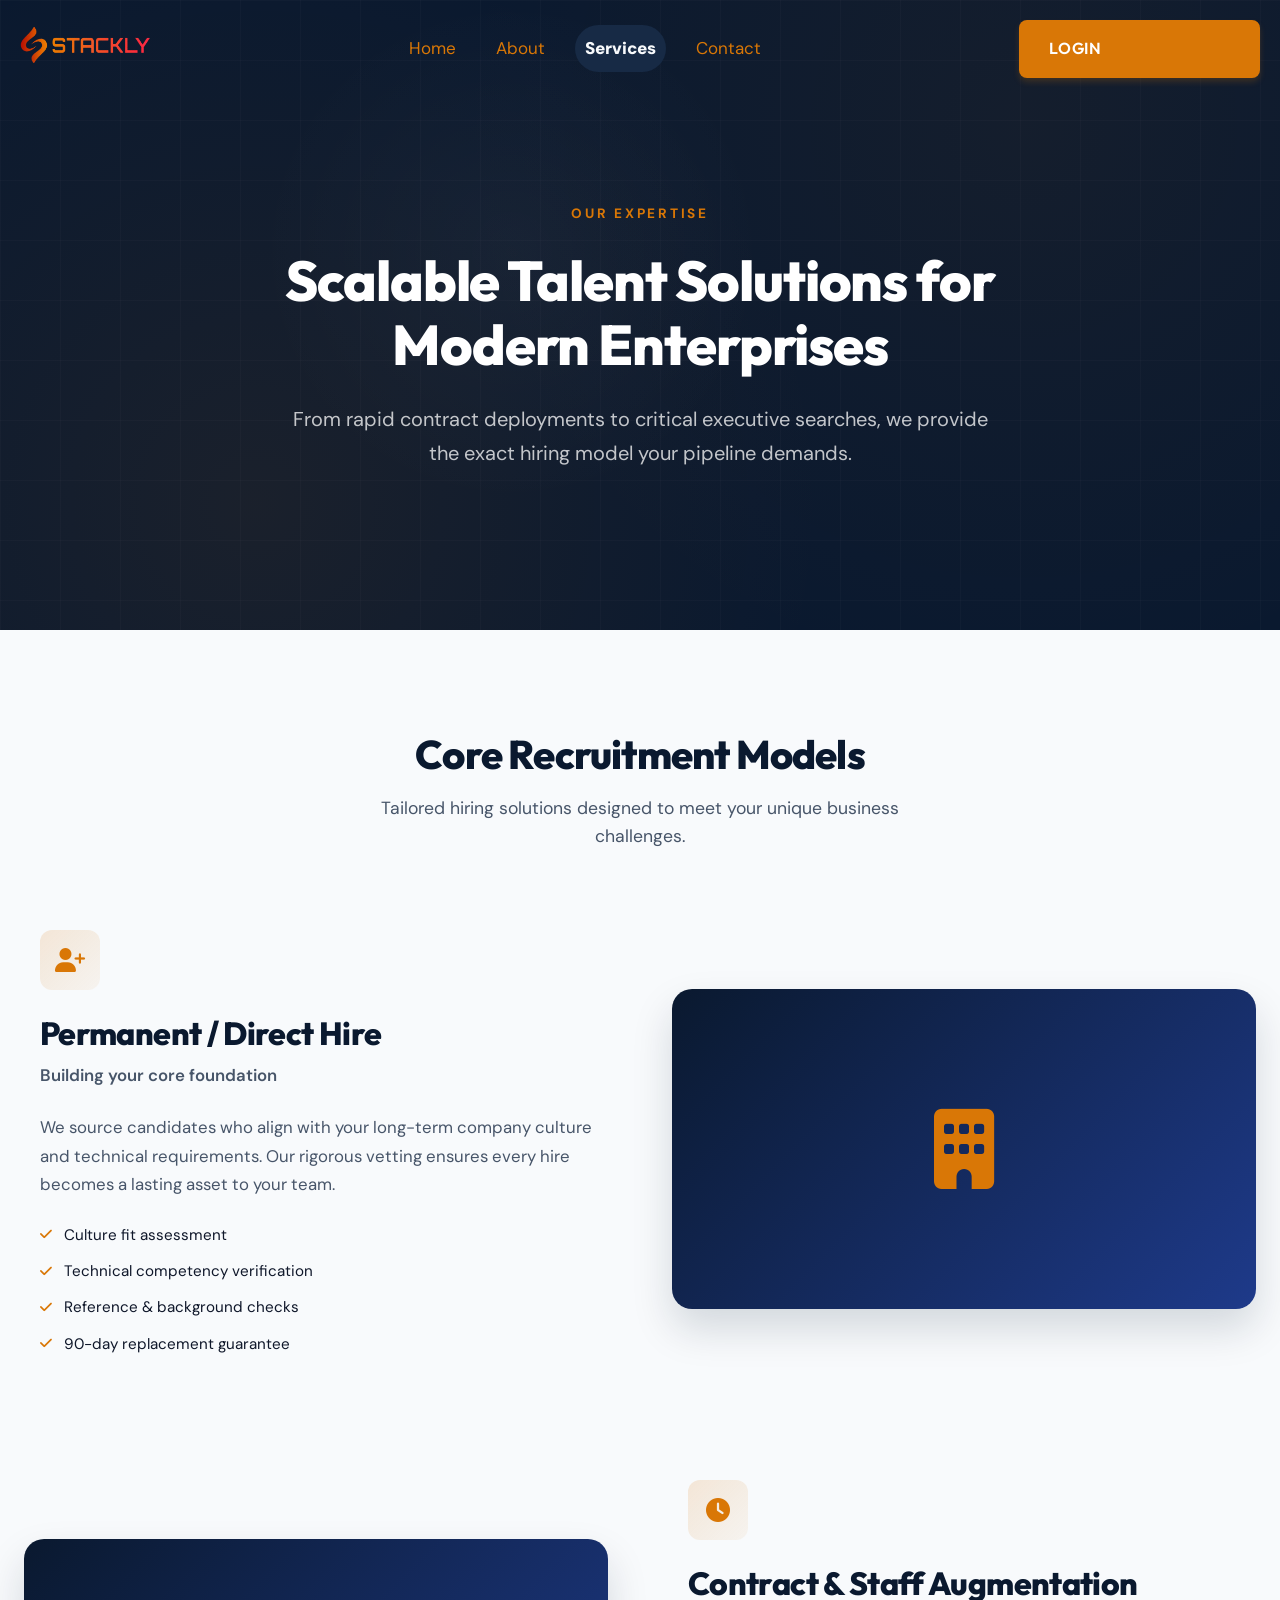
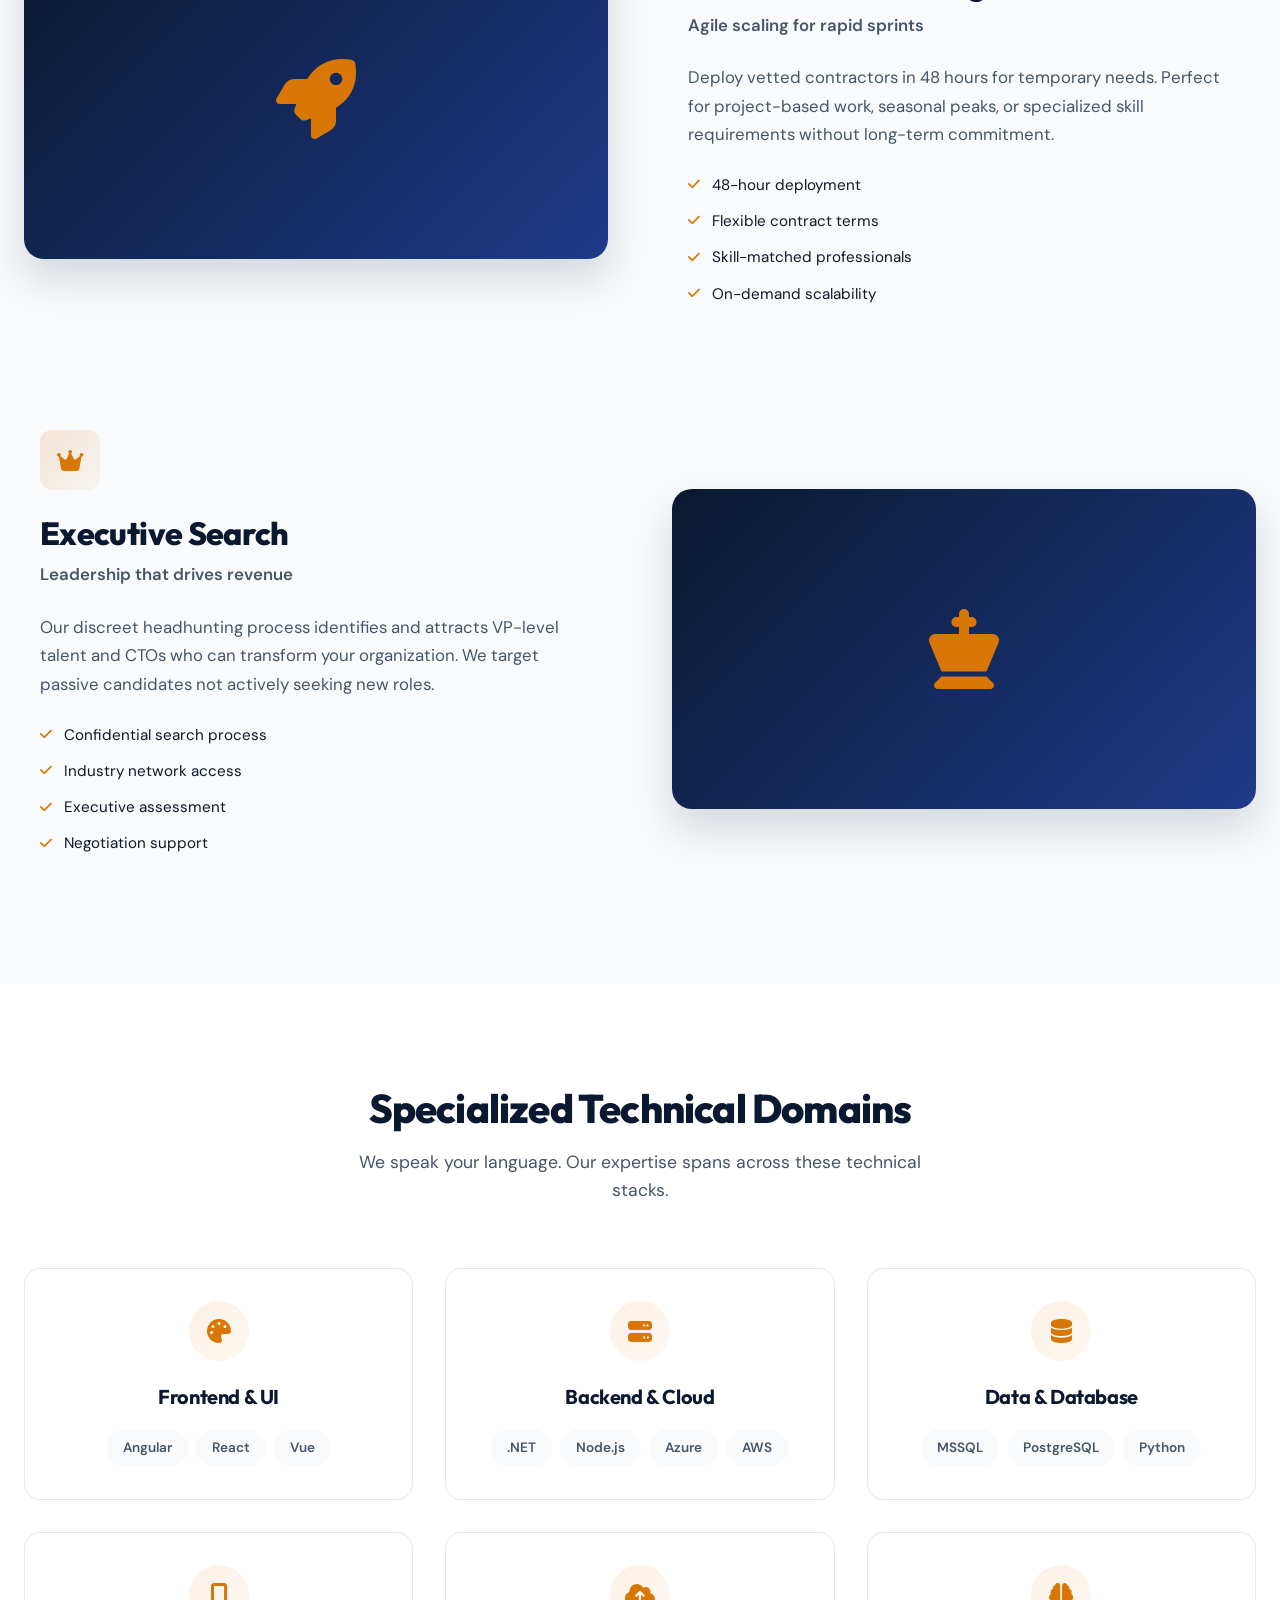
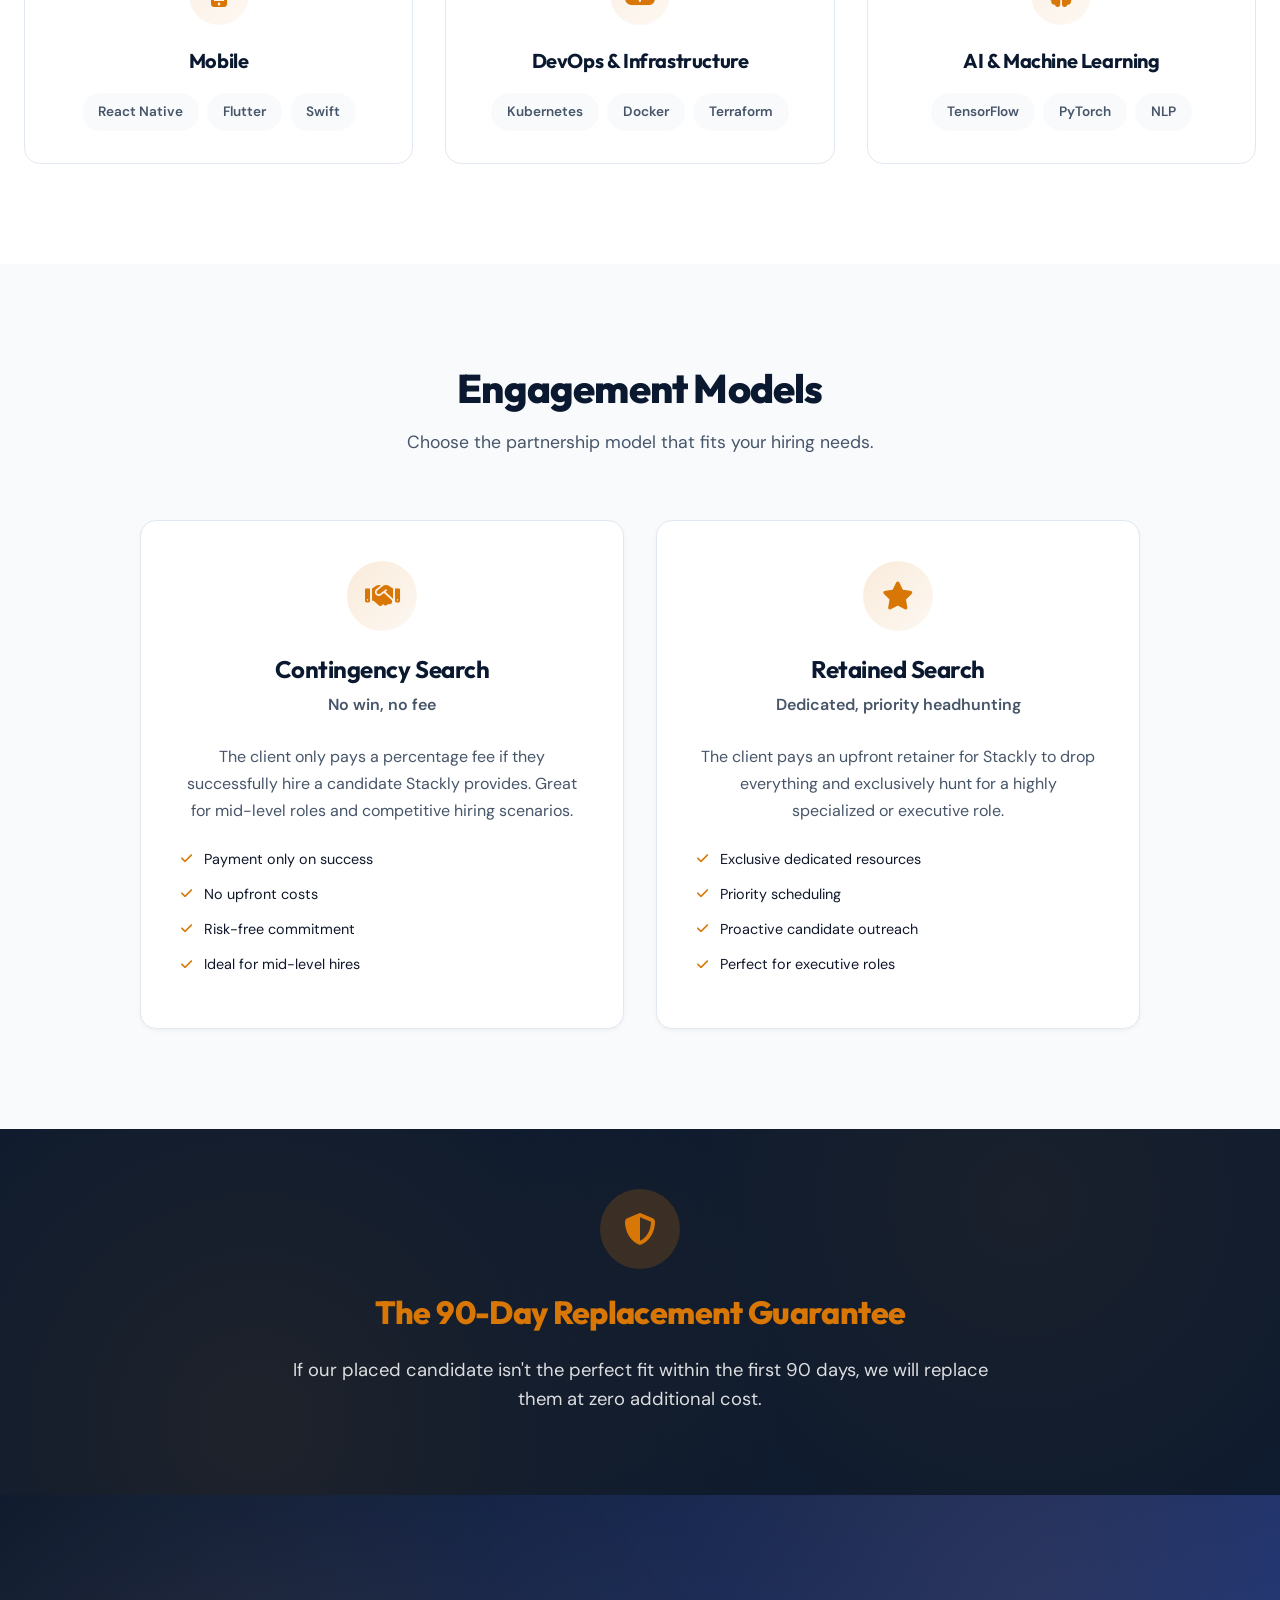
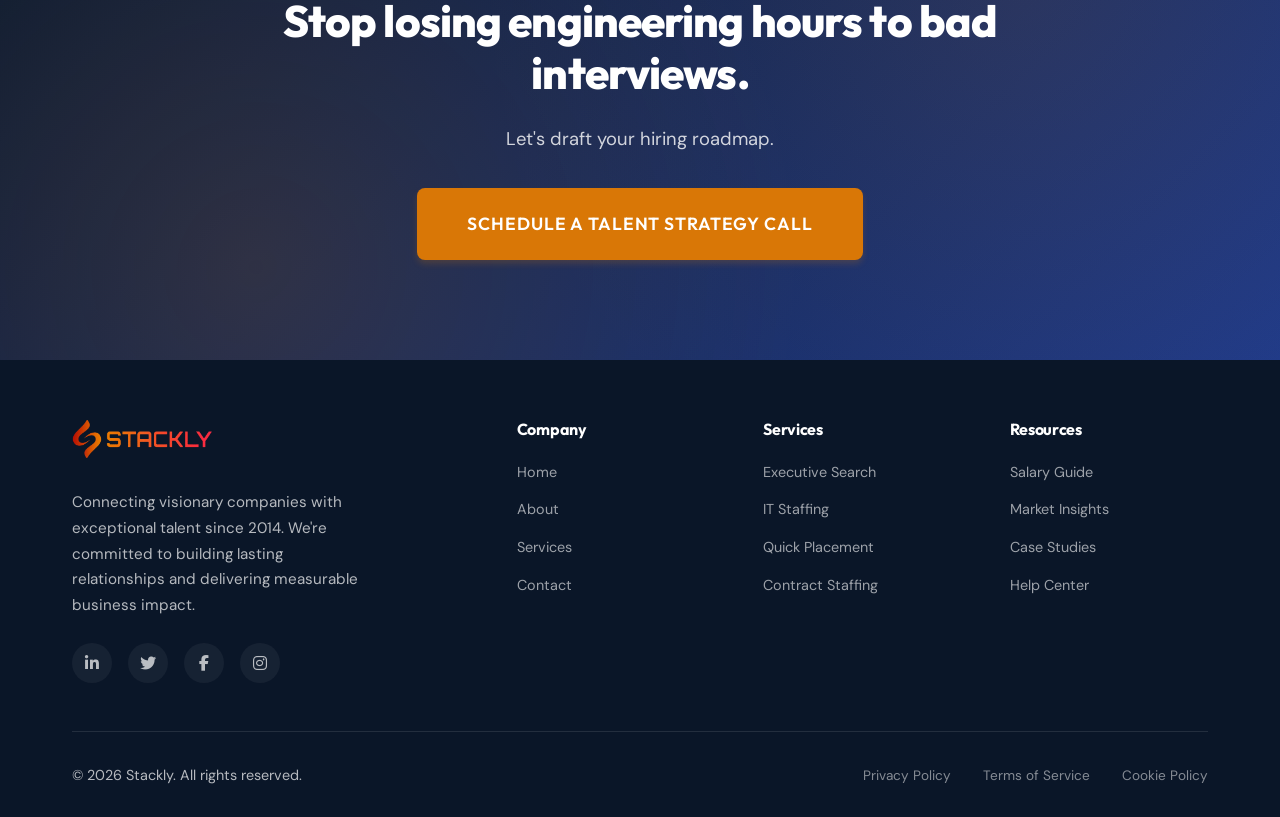
<file: Homepage2/services.html>
<!DOCTYPE html>
<html lang="en">

<head>
    <meta charset="UTF-8">
    <meta name="viewport" content="width=device-width, initial-scale=1.0">
    <title>Services -  Recuirment Agency</title>
    <meta name="description"
        content="Stackly provides scalable talent solutions for modern enterprises - from rapid contract deployments to critical executive searches." />
    <link rel="stylesheet" href="shared.css">
    <link rel="stylesheet" href="services.css">
    <link href="https://fonts.googleapis.com/icon?family=Material+Icons" rel="stylesheet">
    <link
        href="https://fonts.googleapis.com/css2?family=DM+Sans:wght@400;500;600;700&family=Outfit:wght@400;600;700;800;900&display=swap"
        rel="stylesheet" />
    <link rel="stylesheet" href="https://cdnjs.cloudflare.com/ajax/libs/font-awesome/6.5.1/css/all.min.css">
</head>

<body>
    <div class="header-container">
        <header id="header">
            <div class="head-cls">
                <a href="index.html">
                    <img src="./assets/stackly-logo.webp" alt="Stackly Logo" class="logo">
                </a>
                <div class="menu-items" id="navMenu">
                    <a href="index.html">Home</a>
                    <a href="about.html">About</a>
                    <a href="services.html" class="active">Services</a>
                    <a href="contact.html">Contact</a>
                    <div class="close-btn material-icons" id="closeMenu">close</div>
                    <div class="head-btns mob-view">
                        <a href="login.html" class="btn btn-primary">Login</a>
                    </div>
                </div>
                <div class="head-btns">
                    <a href="login.html" class="btn btn-primary">Login <span class="material-icons">login</span></a>
                </div>
                <div class="hamburger" id="hamburger">
                    <span class="material-icons">menu</span>
                </div>
            </div>
        </header>
    </div>

    <section class="services-hero-section">
        <div class="services-hero-container">
            <div class="services-hero-content">
                <span class="services-hero-eyebrow">OUR EXPERTISE</span>
                <h1 class="services-hero-headline">Scalable Talent Solutions for Modern Enterprises</h1>
                <p class="services-hero-subtext">From rapid contract deployments to critical executive searches, we
                    provide the exact hiring model your pipeline demands.</p>
            </div>
        </div>
    </section>

    <section class="recruitment-section">
        <div class="container">
            <div class="section-header text-center">
                <h2>Core Recruitment Models</h2>
                <p>Tailored hiring solutions designed to meet your unique business challenges.</p>
            </div>

            <div class="recruitment-grid">
                <div class="recruitment-row">
                    <div class="recruitment-content">
                        <div class="recruitment-icon">
                            <i class="fas fa-user-plus"></i>
                        </div>
                        <h3>Permanent / Direct Hire</h3>
                        <p class="recruitment-tagline">Building your core foundation</p>
                        <p>We source candidates who align with your long-term company culture and technical
                            requirements. Our rigorous vetting ensures every hire becomes a lasting asset to your team.
                        </p>
                        <ul class="recruitment-list">
                            <li><i class="fas fa-check"></i> Culture fit assessment</li>
                            <li><i class="fas fa-check"></i> Technical competency verification</li>
                            <li><i class="fas fa-check"></i> Reference & background checks</li>
                            <li><i class="fas fa-check"></i> 90-day replacement guarantee</li>
                        </ul>
                    </div>
                    <div class="recruitment-visual">
                        <div class="recruitment-img-wrapper">
                            <i class="fas fa-building"></i>
                        </div>
                    </div>
                </div>

                <div class="recruitment-row reverse">
                    <div class="recruitment-content">
                        <div class="recruitment-icon">
                            <i class="fas fa-clock"></i>
                        </div>
                        <h3>Contract & Staff Augmentation</h3>
                        <p class="recruitment-tagline">Agile scaling for rapid sprints</p>
                        <p>Deploy vetted contractors in 48 hours for temporary needs. Perfect for project-based work,
                            seasonal peaks, or specialized skill requirements without long-term commitment.</p>
                        <ul class="recruitment-list">
                            <li><i class="fas fa-check"></i> 48-hour deployment</li>
                            <li><i class="fas fa-check"></i> Flexible contract terms</li>
                            <li><i class="fas fa-check"></i> Skill-matched professionals</li>
                            <li><i class="fas fa-check"></i> On-demand scalability</li>
                        </ul>
                    </div>
                    <div class="recruitment-visual">
                        <div class="recruitment-img-wrapper">
                            <i class="fas fa-rocket"></i>
                        </div>
                    </div>
                </div>

                <div class="recruitment-row">
                    <div class="recruitment-content">
                        <div class="recruitment-icon">
                            <i class="fas fa-crown"></i>
                        </div>
                        <h3>Executive Search</h3>
                        <p class="recruitment-tagline">Leadership that drives revenue</p>
                        <p>Our discreet headhunting process identifies and attracts VP-level talent and CTOs who can
                            transform your organization. We target passive candidates not actively seeking new roles.
                        </p>
                        <ul class="recruitment-list">
                            <li><i class="fas fa-check"></i> Confidential search process</li>
                            <li><i class="fas fa-check"></i> Industry network access</li>
                            <li><i class="fas fa-check"></i> Executive assessment</li>
                            <li><i class="fas fa-check"></i> Negotiation support</li>
                        </ul>
                    </div>
                    <div class="recruitment-visual">
                        <div class="recruitment-img-wrapper">
                            <i class="fas fa-chess-king"></i>
                        </div>
                    </div>
                </div>
            </div>
        </div>
    </section>

    <section class="domains-section">
        <div class="container">
            <div class="section-header text-center">
                <h2>Specialized Technical Domains</h2>
                <p>We speak your language. Our expertise spans across these technical stacks.</p>
            </div>

            <div class="domains-grid">
                <div class="domain-card">
                    <div class="domain-icon">
                        <i class="fas fa-palette"></i>
                    </div>
                    <h3>Frontend & UI</h3>
                    <div class="domain-tags">
                        <span class="domain-tag">Angular</span>
                        <span class="domain-tag">React</span>
                        <span class="domain-tag">Vue</span>
                    </div>
                </div>

                <div class="domain-card">
                    <div class="domain-icon">
                        <i class="fas fa-server"></i>
                    </div>
                    <h3>Backend & Cloud</h3>
                    <div class="domain-tags">
                        <span class="domain-tag">.NET</span>
                        <span class="domain-tag">Node.js</span>
                        <span class="domain-tag">Azure</span>
                        <span class="domain-tag">AWS</span>
                    </div>
                </div>

                <div class="domain-card">
                    <div class="domain-icon">
                        <i class="fas fa-database"></i>
                    </div>
                    <h3>Data & Database</h3>
                    <div class="domain-tags">
                        <span class="domain-tag">MSSQL</span>
                        <span class="domain-tag">PostgreSQL</span>
                        <span class="domain-tag">Python</span>
                    </div>
                </div>

                <div class="domain-card">
                    <div class="domain-icon">
                        <i class="fas fa-mobile-alt"></i>
                    </div>
                    <h3>Mobile</h3>
                    <div class="domain-tags">
                        <span class="domain-tag">React Native</span>
                        <span class="domain-tag">Flutter</span>
                        <span class="domain-tag">Swift</span>
                    </div>
                </div>

                <div class="domain-card">
                    <div class="domain-icon">
                        <i class="fas fa-cloud-upload-alt"></i>
                    </div>
                    <h3>DevOps & Infrastructure</h3>
                    <div class="domain-tags">
                        <span class="domain-tag">Kubernetes</span>
                        <span class="domain-tag">Docker</span>
                        <span class="domain-tag">Terraform</span>
                    </div>
                </div>

                <div class="domain-card">
                    <div class="domain-icon">
                        <i class="fas fa-brain"></i>
                    </div>
                    <h3>AI & Machine Learning</h3>
                    <div class="domain-tags">
                        <span class="domain-tag">TensorFlow</span>
                        <span class="domain-tag">PyTorch</span>
                        <span class="domain-tag">NLP</span>
                    </div>
                </div>
            </div>
        </div>
    </section>

    <section class="engagement-section">
        <div class="container">
            <div class="section-header text-center">
                <h2>Engagement Models</h2>
                <p>Choose the partnership model that fits your hiring needs.</p>
            </div>

            <div class="engagement-grid">
                <div class="agency-card engagement-card">
                    <div class="engagement-icon">
                        <i class="fas fa-handshake"></i>
                    </div>
                    <h3>Contingency Search</h3>
                    <p class="engagement-tagline">No win, no fee</p>
                    <p>The client only pays a percentage fee if they successfully hire a candidate Stackly provides.
                        Great for mid-level roles and competitive hiring scenarios.</p>
                    <ul class="engagement-list">
                        <li><i class="fas fa-check"></i> Payment only on success</li>
                        <li><i class="fas fa-check"></i> No upfront costs</li>
                        <li><i class="fas fa-check"></i> Risk-free commitment</li>
                        <li><i class="fas fa-check"></i> Ideal for mid-level hires</li>
                    </ul>
                </div>

                <div class="agency-card engagement-card">
                    <div class="engagement-icon">
                        <i class="fas fa-star"></i>
                    </div>
                    <h3>Retained Search</h3>
                    <p class="engagement-tagline">Dedicated, priority headhunting</p>
                    <p>The client pays an upfront retainer for Stackly to drop everything and exclusively hunt for a
                        highly specialized or executive role.</p>
                    <ul class="engagement-list">
                        <li><i class="fas fa-check"></i> Exclusive dedicated resources</li>
                        <li><i class="fas fa-check"></i> Priority scheduling</li>
                        <li><i class="fas fa-check"></i> Proactive candidate outreach</li>
                        <li><i class="fas fa-check"></i> Perfect for executive roles</li>
                    </ul>
                </div>
            </div>
        </div>
    </section>

    <section class="sla-section">
        <div class="sla-container">
            <div class="sla-content">
                <div class="sla-icon">
                    <i class="fas fa-shield-alt"></i>
                </div>
                <h2>The 90-Day Replacement Guarantee</h2>
                <p>If our placed candidate isn't the perfect fit within the first 90 days, we will replace them at zero
                    additional cost.</p>
            </div>
        </div>
    </section>

    <section class="cta-section">
        <div class="cta-container">
            <div class="cta-content">
                <h2>Stop losing engineering hours to bad interviews.</h2>
                <p>Let's draft your hiring roadmap.</p>
                <a href="404page.html" class="btn btn-primary btn-cta">Schedule a Talent Strategy Call</a>
            </div>
        </div>
    </section>
    <footer class="site-footer">
        <div class="container">
            <div class="footer-grid">
                <div class="footer-brand">
                    <div class="footer-logo">
                        <img src="./assets/stackly-logo.webp" alt="Stackly Logo" style="width: 140px;">
                    </div>
                    <p class="footer-bio">Connecting visionary companies with exceptional talent since 2014. We're
                        committed to building lasting relationships and delivering measurable business impact.</p>
                    <div class="social-links">
                        <a href="404page.html" class="social-icon"><i class="fab fa-linkedin-in"></i></a>
                        <a href="404page.html" class="social-icon"><i class="fab fa-twitter"></i></a>
                        <a href="404page.html" class="social-icon"><i class="fab fa-facebook-f"></i></a>
                        <a href="404page.html" class="social-icon"><i class="fab fa-instagram"></i></a>
                    </div>
                </div>
                <div class="footer-links">
                    <h4 class="footer-title">Company</h4>
                    <ul class="footer-list">
                        <li><a href="index.html">Home</a></li>
                        <li><a href="about.html">About</a></li>
                        <li><a href="services.html">Services</a></li>
                        <li><a href="contact.html">Contact</a></li>
                    </ul>
                </div>
                <div class="footer-links">
                    <h4 class="footer-title">Services</h4>
                    <ul class="footer-list">
                        <li><a href="404page.html">Executive Search</a></li>
                        <li><a href="404page.html">IT Staffing</a></li>
                        <li><a href="404page.html">Quick Placement</a></li>
                        <li><a href="404page.html">Contract Staffing</a></li>
                    </ul>
                </div>

                <div class="footer-links">
                    <h4 class="footer-title">Resources</h4>
                    <ul class="footer-list">
                        <li><a href="404page.html">Salary Guide</a></li>
                        <li><a href="404page.html">Market Insights</a></li>
                        <li><a href="404page.html">Case Studies</a></li>
                        <li><a href="404page.html">Help Center</a></li>
                    </ul>
                </div>
            </div>
            <div class="footer-bottom">
                <p>&copy; 2026 Stackly. All rights reserved.</p>
                <div class="footer-bottom-links">
                    <a href="404page.html">Privacy Policy</a>
                    <a href="404page.html">Terms of Service</a>
                    <a href="404page.html">Cookie Policy</a>
                </div>
            </div>
        </div>
    </footer>
    <script src="script.js"></script>
</body>

</html>
</file>
<file: shared.css>
@import url('https://fonts.googleapis.com/css2?family=Inter:wght@300;400;500;600;700&display=swap');

 :root {
     --color-primary: #1E3A8A;
     --color-primary-hover: #1E40AF;
     --color-accent: #0EA5E9;
     --color-accent-hover: #0284C7;
     --color-text-main: #0F172A;
     --color-text-muted: #64748B;
     --color-bg-body: #F8FAFC;
     --color-bg-surface: #FFFFFF;
     --color-border: #E2E8F0;
     --color-success-bg: #DCFCE7;
     --color-success-text: #166534;
     --color-remote-bg: #F3E8FF;
     --color-remote-text: #6B21A8;
     --font-family-base: 'Inter', system-ui, -apple-system, sans-serif;
     --font-size-base: 16px;
     --radius-sm: 4px;
     --radius-md: 8px;
     --radius-lg: 12px;
     --radius-pill: 9999px;
     --shadow-sm: 0 1px 2px 0 rgba(0, 0, 0, 0.05);
     --shadow-md: 0 4px 6px -1px rgba(0, 0, 0, 0.05), 0 2px 4px -1px rgba(0, 0, 0, 0.03);
     --shadow-hover: 0 10px 15px -3px rgba(0, 0, 0, 0.05), 0 4px 6px -2px rgba(0, 0, 0, 0.025);
     --transition-base: all 0.2s ease-in-out;
     --hover-dim-neutral-light: #F1F5F9;
     --hover-dim-neutral-dark: rgba(15, 23, 42, 0.04);
     --hover-dim-primary: rgba(30, 58, 138, 0.06);
     --hover-dim-accent: rgba(14, 165, 233, 0.08);
     --hover-dim-success: rgba(16, 185, 129, 0.08);
     --hover-dim-danger: rgba(239, 68, 68, 0.08);
     --hover-dim-special: rgba(139, 92, 246, 0.08);
 }

 *,
 *::before,
 *::after {
     box-sizing: border-box;
     margin: 0;
     padding: 0;
 }

 body {
     font-family: var(--font-family-base);
     font-size: var(--font-size-base);
     color: var(--color-text-muted);
     background-color: var(--color-bg-body);
     line-height: 1.6;
     -webkit-font-smoothing: antialiased;
     -moz-osx-font-smoothing: grayscale;
     overflow-x: hidden;
 }

 h1,
 h2,
 h3,
 h4,
 h5,
 h6 {
     color: var(--color-text-main);
     font-weight: 600;
     line-height: 1.2;
     margin-bottom: 0.5em;
 }

 p {
     margin-bottom: 1rem;
 }

 a {
     color: var(--color-accent);
     text-decoration: none;
     transition: var(--transition-base);
 }

 a:hover {
     color: var(--color-accent-hover);
 }

 img {
     display: block;
     max-width: 100%;
     height: auto;
 }

 ul,
 ol {
     list-style: none;
 }

 .material-icons {
     transition: all 0.3s ease;
 }

 .btn {
     display: inline-flex;
     align-items: center;
     justify-content: center;
     padding: 0.75rem 1.5rem;
     font-weight: 500;
     border-radius: var(--radius-md);
     border: none;
     cursor: pointer;
     transition: var(--transition-base);
     font-family: var(--font-family-base);
     text-decoration: none;
 }

 .btn-primary {
     background-color: var(--color-accent);
     color: #FFFFFF;
 }

 .btn-primary:hover {
     color: white;
     background-color: var(--color-accent-hover);
     transform: translateY(-1px);
     box-shadow: var(--shadow-md);
 }

 .btn-outline {
     background-color: transparent;
     color: var(--color-primary);
     border: 1px solid var(--color-border);
     width: fit-content;
 }

 .btn-outline:hover {
     border-color: var(--color-primary);
     background-color: var(--color-bg-body);
 }

 .form-control {
     width: 100%;
     padding: 0.75rem 1rem;
     font-family: var(--font-family-base);
     font-size: 1rem;
     color: var(--color-text-main);
     background-color: var(--color-bg-surface);
     border: 1px solid var(--color-border);
     border-radius: var(--radius-md);
     transition: var(--transition-base);
     outline: none;
 }

 .form-control::placeholder {
     color: #94A3B8;
 }

 .form-control:focus {
     border-color: var(--color-accent);
     box-shadow: 0 0 0 3px rgba(14, 165, 233, 0.15);
 }

 .container {
     max-width: 1200px;
     margin: auto;
     padding: 20px;
 }

 #header {
     transition: all 0.5s ease-in;
     background-color: var(--color-bg-surface);
 }

 #header.fixed {
     position: fixed;
     top: 0;
     width: 100%;
     z-index: 100;
     border-bottom: 2px solid var(--color-border);
     animation: FadeDown 0.5s ease forwards;
 }

 @keyframes FadeDown {
     from {
         opacity: 0;
         transform: translateY(-30px);
     }

     to {
         opacity: 1;
         transform: translateY(0);
     }
 }

 #header.fixed .head-cls {
     justify-content: space-around;
 }

 .head-cls {
     display: flex;
     flex-direction: row;
     width: 100%;
     align-items: center;
     justify-content: space-between;
     padding: 20px 10px;
 }

 .logo {
     width: 140px;
 }

 .menu-items {
     display: flex;
     flex-direction: row;
     gap: 15px;
     align-items: center;
 }

 .menu-items a {
     color: var(--color-primary);
 }

 .menu-items a:hover {
     color: var(--color-accent);
     transform: scale(1.05);
 }

 .head-cls .active {
     color: var(--color-accent);
     transform: scale(1.07);
 }

 .head-btns{
    display: flex;
    flex-direction: row;
    gap: 15px;
 }

 .mob-view {
     display: none;
 }

 @media (max-width:768px) {
     .menu-items {
         display: none;

     }

     .head-btn {
         display: none;
     }
 }

 .hamburger {
     display: none;
     cursor: pointer;
 }

 .nav-items .close-btn {
     display: none;
 }

 .close-btn {
     position: fixed;
     top: 30px;
     right: 30px;
     font-size: 36px;
     color: #fff;
     cursor: pointer;
     z-index: 1001;
     display: none !important;
 }

 header,
 .header-items {
     overflow: visible !important;
 }

 @media (max-width: 768px) {
     .ham-btn {
         display: block !important;
     }

     .head-logo {
         z-index: 10000;
     }

     .menu-items {
         position: fixed;
         inset: 0;
         width: 100vw;
         height: 100vh;
         background: var(--color-primary-hover);
         display: flex !important;
         flex-direction: column;
         align-items: center;
         justify-content: center;
         gap: 28px;
         transform: translateY(-100%);
         transition: transform 0.4s ease;
         z-index: 9999;
     }

     .menu-items.active {
         transform: translateY(0);
         color: white !important;
     }

     .menu-items a {
         color: var(--color-bg-body);
         font-size: 26px;
         font-weight: 600;
         text-decoration: none;
     }

     .menu-items .active {
         color: var(--color-bg-surface);
     }

     .menu-items a:hover {
         color: var(--color-border);
     }

     .hamburger {
         display: flex;
         align-items: center;
         justify-content: center;
         font-size: 32px;
         cursor: pointer;
         color: rgb(0, 0, 0);
     }

     .head-btns {
         display: none;
     }

     .mob-view {
         display: flex;
         flex-direction: column;
         gap: 10px;
     }

     .close-btn.active {
         display: block !important;
     }
 }





 .section-header {
     display: flex;
     flex-direction: column;
     align-items: center;
     justify-content: center;
     max-width: 600px;
     text-align: center;
     margin: auto;
     padding: 60px 0px;
 }

 #error-message,
 #searchError {
     color: #e74c3c;
     font-size: 14px;
     margin-top: 6px;
     display: block;
 }


 .site-footer {
     background-color: #0F172A;
     color: #94A3B8;
     padding: 5rem 0 2rem 0;
     font-family: var(--font-family-base);
 }

 .footer-grid {
     display: grid;
     grid-template-columns: 2fr 1fr 1fr 1fr;
     gap: 3rem;
     margin-bottom: 4rem;
 }

 .footer-logo {
     color: #FFFFFF;
     font-size: 1.75rem;
     font-weight: 700;
     margin-bottom: 1rem;
     letter-spacing: -0.02em;
 }

 .footer-bio {
     line-height: 1.7;
     margin-bottom: 1.5rem;
     max-width: 300px;
 }

 .social-links {
     display: flex;
     gap: 1rem;
 }

 .social-icon {
     display: inline-flex;
     align-items: center;
     justify-content: center;
     width: 40px;
     height: 40px;
     border-radius: 50%;
     background-color: rgba(255, 255, 255, 0.05);
     color: #FFFFFF;
     transition: var(--transition-base);
 }

 .social-icon:hover {
     background-color: var(--color-bg-surface);
     transform: translateY(-3px);
 }

 .footer-title {
     color: #FFFFFF;
     font-size: 1.125rem;
     font-weight: 600;
     margin-bottom: 1.5rem;
 }

 .footer-list {
     display: flex;
     flex-direction: column;
     gap: 0.875rem;
 }

 .footer-list a {
     color: #94A3B8;
     font-size: 0.95rem;
     transition: color 0.2s ease;
 }

 .footer-list a:hover {
     color: var(--color-accent);
     text-decoration: none;
 }

 .footer-bottom {
     display: flex;
     justify-content: space-between;
     align-items: center;
     padding-top: 2rem;
     border-top: 1px solid rgba(255, 255, 255, 0.1);
     font-size: 0.875rem;
 }

 .footer-bottom-links {
     display: flex;
     gap: 1.5rem;
 }

 .footer-bottom-links a {
     color: #94A3B8;
 }

 .footer-bottom-links a:hover {
     color: #FFFFFF;
 }

 @media (max-width: 992px) {
     .footer-grid {
         grid-template-columns: 1fr 1fr;
     }
 }

 @media (max-width: 576px) {
     .footer-grid {
         grid-template-columns: 1fr;
         gap: 2.5rem;
     }

     .footer-bottom {
         flex-direction: column;
         text-align: center;
         gap: 1rem;
     }
 }
</file>
<file: style.css>
:root {
    --color-primary: #1E3A8A;
    --color-primary-hover: #1E40AF;
    --color-accent: #0EA5E9;
    --color-accent-hover: #0284C7;
    --color-text-main: #0F172A;
    --color-text-muted: #64748B;
    --color-bg-body: #F8FAFC;
    --color-bg-surface: #FFFFFF;
    --color-border: #E2E8F0;
    --color-success-bg: #DCFCE7;
    --color-success-text: #166534;
    --color-remote-bg: #F3E8FF;
    --color-remote-text: #6B21A8;
    --font-family-base: 'Inter', system-ui, -apple-system, sans-serif;
    --font-size-base: 16px;
    --radius-sm: 4px;
    --radius-md: 8px;
    --radius-lg: 12px;
    --radius-pill: 9999px;
    --shadow-sm: 0 1px 2px 0 rgba(0, 0, 0, 0.05);
    --shadow-md: 0 4px 6px -1px rgba(0, 0, 0, 0.05), 0 2px 4px -1px rgba(0, 0, 0, 0.03);
    --shadow-hover: 0 10px 15px -3px rgba(0, 0, 0, 0.05), 0 4px 6px -2px rgba(0, 0, 0, 0.025);
    --transition-base: all 0.2s ease-in-out;
    --hover-dim-neutral-light: #F1F5F9;
    --hover-dim-neutral-dark: rgba(15, 23, 42, 0.04);
    --hover-dim-primary: rgba(30, 58, 138, 0.06);
    --hover-dim-accent: rgba(14, 165, 233, 0.08);
    --hover-dim-success: rgba(16, 185, 129, 0.08);
    --hover-dim-danger: rgba(239, 68, 68, 0.08);
    --hover-dim-special: rgba(139, 92, 246, 0.08);
}


.home-nav {
    position: relative;
    display: flex;
    align-items: center;
    gap: 4px;
    cursor: pointer;
    z-index: 10;
}

.home-btn {
    background: transparent;
    border: none;
    font-size: 16px;
    cursor: pointer;
    display: flex;
    align-items: center;
    gap: 6px;
}

.dropdown-icon {
    font-size: 20px;
    cursor: pointer;
    color: var(--color-accent);
    transition: 0.3s ease;
}

.dropdown-icon.rotate {
    transform: rotate(180deg);
}

.home-select {
    position: absolute;
    top: 25px;
    left: 0;
    border: 1px solid #555454;
    border-radius: 10px;
    min-width: max-content;
    box-shadow: 0 6px 20px rgba(0, 0, 0, 0.1);
    display: none;
    z-index: 100;
    background-color: var(--color-bg-body);
    z-index: 100;
}

.home-select.show {
    display: block;
}

.home-select a {
    display: block;
    padding: 10px 14px;
    color: var(--color-primary);
    text-decoration: none;
}

.home-select a:hover {
    color: var(--green-dark);
}

@media (max-width:768px) {
    .home-select {
        top: 50px;
    }
}

.hero-section {
    position: relative;
    padding: 80px 0 100px;
    background: linear-gradient(135deg, #f8fafc 0%, #e2e8f9 50%, #f0f5ff 100%);
    overflow: hidden;
    min-height: 700px;
    display: flex;
    align-items: center;
}

.hero-bg-pattern {
    position: absolute;
    top: 0;
    left: 0;
    right: 0;
    bottom: 0;
    background-image:
        radial-gradient(circle at 20% 80%, rgba(30, 58, 138, 0.08) 0%, transparent 50%),
        radial-gradient(circle at 80% 20%, rgba(14, 165, 233, 0.08) 0%, transparent 50%),
        radial-gradient(circle at 40% 40%, rgba(30, 58, 138, 0.05) 0%, transparent 30%);
    pointer-events: none;
}

.hero-floating-shapes {
    position: absolute;
    top: 0;
    left: 0;
    right: 0;
    bottom: 0;
    pointer-events: none;
    overflow: hidden;
}

.shape {
    position: absolute;
    border-radius: 50%;
    animation: float 6s ease-in-out infinite;
}

.shape-1 {
    width: 300px;
    height: 300px;
    background: linear-gradient(135deg, rgba(30, 58, 138, 0.1), rgba(14, 165, 233, 0.1));
    top: -100px;
    right: 10%;
    animation-delay: 0s;
}

.shape-2 {
    width: 200px;
    height: 200px;
    background: linear-gradient(135deg, rgba(14, 165, 233, 0.15), rgba(30, 58, 138, 0.1));
    bottom: 20%;
    left: 5%;
    animation-delay: 2s;
}

.shape-3 {
    width: 150px;
    height: 150px;
    background: linear-gradient(135deg, rgba(30, 58, 138, 0.08), rgba(14, 165, 233, 0.12));
    top: 40%;
    right: 5%;
    animation-delay: 4s;
}

@keyframes float {

    0%,
    100% {
        transform: translateY(0) rotate(0deg);
    }

    50% {
        transform: translateY(-20px) rotate(5deg);
    }
}

.hero-section .container {
    display: grid;
    grid-template-columns: 1fr 1fr;
    gap: 60px;
    align-items: center;
    position: relative;
    z-index: 1;
}

.hero-content {
    display: flex;
    flex-direction: column;
    gap: 32px;
}

.hero-text-slider {
    display: grid;
}

.slide-text {
    grid-area: 1 / 1;
    opacity: 0;
    visibility: hidden;
    transform: translateY(20px);
    transition: opacity 0.6s ease, transform 0.6s ease, visibility 0.6s;
}

.slide-text.active {
    opacity: 1;
    visibility: visible;
    transform: translateY(0);
}

.hero-head {
    font-size: 3.5rem;
    font-weight: 800;
    line-height: 1.15;
    color: var(--color-text-main);
    margin-bottom: 1rem;
    letter-spacing: -0.02em;
}

.text-gradient {
    background: linear-gradient(135deg, var(--color-primary), var(--color-accent));
    -webkit-background-clip: text;
    -webkit-text-fill-color: transparent;
    background-clip: text;
}

.hero-desc {
    font-size: 1.125rem;
    color: var(--color-text-muted);
    line-height: 1.7;
    max-width: 500px;
}

.hero-search-wrapper {
    display: flex;
    flex-direction: column;
    gap: 16px;
}

.hero-search-box {
    display: flex;
    align-items: center;
    background: var(--color-bg-surface);
    border-radius: 16px;
    padding: 8px;
    box-shadow: 0 10px 40px rgba(30, 58, 138, 0.12);
    border: 1px solid rgba(255, 255, 255, 0.8);
}

.search-field {
    flex: 1;
    display: flex;
    align-items: center;
    gap: 12px;
    padding: 12px 16px;
}

.search-icon {
    color: var(--color-primary);
    font-size: 1.1rem;
    width: 20px;
    text-align: center;
}

.search-input {
    flex: 1;
    border: none;
    background: transparent;
    font-size: 1rem;
    color: var(--color-text-main);
    outline: none;
}

.search-input::placeholder {
    color: #94a3b8;
}

.search-divider {
    width: 1px;
    height: 40px;
    background: var(--color-border);
}

.btn-search {
    display: flex;
    align-items: center;
    gap: 8px;
    padding: 16px 28px;
    border-radius: 12px;
    font-weight: 600;
    font-size: 1rem;
    white-space: nowrap;
    transition: all 0.3s ease;
}

.btn-search:hover {
    transform: translateY(-2px);
    box-shadow: 0 8px 20px rgba(30, 58, 138, 0.3);
}

.btn-icon {
    transition: transform 0.3s ease;
}

.btn-search:hover .btn-icon {
    transform: translateX(4px);
}

.hero-popular-search {
    display: flex;
    align-items: center;
    flex-wrap: wrap;
    gap: 10px;
    padding-left: 8px;
}

.popular-label {
    font-size: 0.875rem;
    color: #64748b;
    font-weight: 500;
}

.popular-tag {
    font-size: 0.875rem;
    color: var(--color-primary);
    text-decoration: none;
    padding: 4px 12px;
    background: rgba(30, 58, 138, 0.08);
    border-radius: 20px;
    transition: all 0.2s ease;
}

.popular-tag:hover {
    background: var(--color-primary);
    color: white;
}

.hero-trust-stats {
    display: flex;
    align-items: center;
    gap: 24px;
    padding: 20px 24px;
    background: rgba(255, 255, 255, 0.7);
    backdrop-filter: blur(10px);
    border-radius: 12px;
    border: 1px solid rgba(255, 255, 255, 0.9);
    box-shadow: 0 4px 20px rgba(30, 58, 138, 0.08);
}

.trust-item {
    display: flex;
    flex-direction: column;
    gap: 2px;
}

.trust-number {
    font-size: 1.5rem;
    font-weight: 800;
    color: var(--color-primary);
    line-height: 1;
}

.trust-label {
    font-size: 0.75rem;
    color: #64748b;
    text-transform: uppercase;
    letter-spacing: 0.5px;
    font-weight: 500;
}

.trust-divider {
    width: 1px;
    height: 40px;
    background: var(--color-border);
}

.hero .avatar-stack-candidates {
    display: flex;
    align-items: center;
}

.avatar-stack-candidates .avatar-img {
    width: 44px;
    height: 44px;
    border-radius: 50%;
    border: 3px solid var(--color-bg-surface);
    object-fit: cover;
    margin-right: -12px;
    transition: transform 0.2s ease;
    position: relative;
}

.avatar-stack-candidates .avatar-img:hover {
    transform: translateY(-4px);
    z-index: 10;
}

.avatar-more {
    width: 44px;
    height: 44px;
    border-radius: 50%;
    background: linear-gradient(135deg, var(--color-primary), var(--color-accent));
    color: white;
    display: flex;
    align-items: center;
    justify-content: center;
    font-size: 0.75rem;
    font-weight: 700;
    margin-left: -12px;
    border: 3px solid var(--color-bg-surface);
}

.candidate-info {
    display: flex;
    flex-direction: column;
    margin-left: 16px;
}

.candidate-count {
    font-size: 1rem;
    font-weight: 700;
    color: var(--color-text-main);
}

.candidate-text {
    font-size: 0.875rem;
    color: #64748b;
}

.hero-image-wrapper {
    position: relative;
    display: flex;
    justify-content: center;
}

.hero-img-container {
    position: relative;
    border-radius: 24px;
    overflow: hidden;
    box-shadow: 0 25px 60px rgba(30, 58, 138, 0.2);
    width: 100%;
    max-width: 550px;
    aspect-ratio: 4/5;
}

.hero-img-container .slide-img {
    position: absolute;
    top: 0;
    left: 0;
    width: 100%;
    height: 100%;
    object-fit: cover;
    opacity: 0;
    visibility: hidden;
    transform: scale(1.1);
    transition: opacity 0.8s ease, transform 0.8s ease, visibility 0.8s;
}

.hero-img-container .slide-img.active {
    opacity: 1;
    visibility: visible;
    transform: scale(1);
}

.hero-card {
    position: absolute;
    display: flex;
    align-items: center;
    gap: 14px;
    background: var(--color-bg-surface);
    padding: 16px 20px;
    border-radius: 14px;
    box-shadow: 0 10px 40px rgba(30, 58, 138, 0.15);
    animation: cardFloat 4s ease-in-out infinite;
}

.hero-card .card-icon {
    width: 48px;
    height: 48px;
    border-radius: 12px;
    background: linear-gradient(135deg, rgba(30, 58, 138, 0.1), rgba(14, 165, 233, 0.1));
    display: flex;
    align-items: center;
    justify-content: center;
    color: var(--color-primary);
    font-size: 1.25rem;
}

.hero-card .card-icon.success {
    background: linear-gradient(135deg, rgba(16, 185, 129, 0.15), rgba(5, 150, 105, 0.15));
    color: #059669;
}

.hero-card .card-content {
    display: flex;
    flex-direction: column;
    gap: 2px;
}

.hero-card .card-value {
    font-size: 1.25rem;
    font-weight: 800;
    color: var(--color-text-main);
}

.hero-card .card-label {
    font-size: 0.75rem;
    color: #64748b;
    text-transform: uppercase;
    letter-spacing: 0.5px;
}

.card-1 {
    top: 10%;
    left: -30px;
    animation-delay: 0s;
}

.card-2 {
    bottom: 15%;
    right: -20px;
    animation-delay: 2s;
}

@keyframes cardFloat {

    0%,
    100% {
        transform: translateY(0);
    }

    50% {
        transform: translateY(-10px);
    }
}

@media (max-width: 1200px) {
    .hero-section {
        padding: 60px 0 80px;
        min-height: auto;
    }

    .hero-section .container {
        gap: 40px;
    }

    .hero-head {
        font-size: 3rem;
    }

    .hero-img-container {
        max-width: 480px;
    }

    .card-1 {
        left: -20px;
    }

    .card-2 {
        right: -10px;
    }
}

@media (max-width: 992px) {
    .hero-section .container {
        grid-template-columns: 1fr;
        text-align: center;
    }

    .hero-content {
        align-items: center;
    }

    .hero-desc {
        max-width: 600px;
    }

    .hero-search-box {
        flex-direction: column;
        gap: 8px;
        padding: 12px;
    }

    .search-field {
        width: 100%;
        border-bottom: 1px solid var(--color-border);
        padding: 14px 16px;
    }

    .search-field:last-of-type {
        border-bottom: none;
    }

    .search-divider {
        display: none;
    }

    .btn-search {
        width: 100%;
        justify-content: center;
    }

    .hero-trust-stats {
        justify-content: center;
    }

    .hero .avatar-stack-candidates,
    .hero .candidate-info {
        justify-content: center;
    }

    .hero-image-wrapper {
        margin-bottom: 20px;
    }

    .hero-img-container {
        max-width: 450px;
    }

    .hero-card {
        display: none;
    }
}

@media (max-width: 768px) {
    .hero-section {
        padding: 50px 0 60px;
    }

    .hero-head {
        font-size: 2.5rem;
    }

    .hero-desc {
        font-size: 1rem;
    }

    .hero-trust-stats {
        flex-wrap: wrap;
        justify-content: center;
        gap: 16px;
    }

    .trust-divider {
        display: none;
    }

    .trust-item {
        flex: 0 0 auto;
    }

    .popular-tag {
        font-size: 0.8rem;
        padding: 4px 10px;
    }
}

@media (max-width: 576px) {
    .hero-section {
        padding: 40px 0 50px;
    }

    .hero-head {
        font-size: 2rem;
    }

    .hero-desc {
        font-size: 0.95rem;
    }

    .hero-search-box {
        border-radius: 14px;
    }

    .search-input {
        font-size: 0.9rem;
    }

    .btn-search {
        padding: 14px 24px;
        font-size: 0.95rem;
    }

    .hero-trust-stats {
        padding: 16px 20px;
    }

    .trust-number {
        font-size: 1.25rem;
    }

    .avatar-stack-candidates .avatar-img,
    .avatar-more {
        width: 38px;
        height: 38px;
    }

    .candidate-count {
        font-size: 0.9rem;
    }

    .candidate-text {
        font-size: 0.8rem;
    }

    .hero-img-container {
        max-width: 100%;
        border-radius: 20px;
    }
}

@media (max-width: 480px) {
    .hero-head {
        font-size: 1.75rem;
    }

    .hero-content {
        gap: 24px;
    }

    .hero-search-box {
        padding: 10px;
    }

    .search-field {
        padding: 12px 14px;
    }

    .hero-popular-search {
        justify-content: center;
    }

    .hero-trust-stats {
        width: 100%;
    }
}


.trust-section {
    margin-top: 5rem;
    text-align: center;
    border-top: 1px solid var(--color-border);
    padding-top: 2.5rem;
}

.trust-title {
    font-size: 0.875rem;
    text-transform: uppercase;
    letter-spacing: 0.05em;
    color: var(--color-text-muted);
    margin-bottom: 2rem;
    font-weight: 600;
}

.marquee-container {
    width: 100%;
    overflow: hidden;
    position: relative;
    padding: 1rem 0;
}

.marquee-container::before,
.marquee-container::after {
    content: "";
    position: absolute;
    top: 0;
    width: 150px;
    height: 100%;
    z-index: 2;
    pointer-events: none;
}

.marquee-container::before {
    left: 0;
    background: linear-gradient(to right, var(--color-bg-body) 0%, transparent 100%);
}

.marquee-container::after {
    right: 0;
    background: linear-gradient(to left, var(--color-bg-body) 0%, transparent 100%);
}

.marquee-track {
    display: flex;
    width: max-content;
    animation: scroll-marquee 35s linear infinite;
}

.marquee-track:hover {
    animation-play-state: paused;
}

.marquee-logos {
    display: flex;
    align-items: center;
    gap: 4rem;
    padding-right: 4rem;
}

.marquee-logos img {
    height: 30px;
    max-width: 130px;
    object-fit: contain;
    filter: grayscale(100%) opacity(50%);
    transition: all 0.3s ease;
    cursor: pointer;
}

.marquee-logos img:hover {
    filter: grayscale(0%) opacity(100%);
    transform: scale(1.05);
}

@keyframes scroll-marquee {
    to {
        transform: translateX(-50%);
    }
}

.categories-container {
    display: flex;
    flex-direction: row;
    flex-wrap: wrap;
    align-items: center;
    justify-content: center;
    gap: 20px;
    padding: 40px 0;
}

.category-card {
    display: flex;
    flex-direction: column;
    gap: 20px;
    align-items: center;
    justify-content: center;
    text-align: center;
    padding: 34px 24px;
    border-radius: 50px;
}

.category-card .material-icons {
    padding: 10px;
    background-color: var(--hover-dim-accent);
    font-size: 32px;
    color: var(--color-primary);
    border-radius: 30px;
}

.category-card:hover {
    background-color: var(--hover-dim-primary);
}

.category-card:hover .material-icons {
    color: var(--color-bg-surface);
    background-color: var(--color-accent);
}

.category-card .category-name {
    color: var(--color-text-main);
}

.jobs-container {
    display: flex;
    flex-direction: column;
    gap: 30px;
    align-items: center;
}

.job-grid {
    display: grid;
    grid-template-columns: 1fr 1fr 1fr;
    gap: 10px;
}

.job-card {
    background-color: var(--color-bg-surface);
    border: 1px solid var(--color-border);
    border-radius: var(--radius-lg);
    padding: 1.5rem;
    display: flex;
    flex-direction: column;
    gap: 1.25rem;
    transition: var(--transition-base);
    height: 100%;
}

.job-card:hover {
    background-color: var(--hover-dim-neutral-light);
    border-color: #CBD5E1;
    transform: translateY(-4px);
    box-shadow: var(--shadow-md);
}

.job-card-header {
    display: flex;
    align-items: flex-start;
    justify-content: space-between;
    gap: 1rem;
}

.company-logo-link {
    flex-shrink: 0;
}

.company-logo {
    width: 56px;
    height: 56px;
    object-fit: contain;
    background-color: #FFFFFF;
    border: 1px solid var(--color-border);
    border-radius: var(--radius-md);
    padding: 0.35rem;
    box-shadow: var(--shadow-sm);
}

.job-logo-grid {
    display: flex;
    flex-direction: row;
    gap: 10px;
}

.job-meta {
    display: flex;
    flex-direction: column;
    gap: 0.25rem;
}

.job-title-link {
    text-decoration: none;
    outline: none;
}

.job-title {
    font-size: 1.125rem;
    font-weight: 600;
    color: var(--color-text-main);
    margin: 0;
    line-height: 1.3;
    transition: color 0.2s ease;
}

.job-title-link:hover .job-title,
.job-title-link:focus .job-title {
    color: var(--color-accent);
}

.company-name {
    font-size: 0.875rem;
    color: var(--color-text-muted);
    font-weight: 500;
}

.job-tags {
    display: flex;
    flex-wrap: wrap;
    gap: 0.5rem;
}

.job-card-footer {
    display: flex;
    justify-content: space-between;
    align-items: center;
    margin-top: auto;
    padding-top: 1.25rem;
    border-top: 1px solid var(--color-border);
}

.salary-range {
    font-size: 0.95rem;
    font-weight: 600;
    color: var(--color-text-main);
}

.job-card-footer .btn-outline {
    padding: 0.5rem 1rem;
    font-size: 0.875rem;
}

.job-card-new {
    background: var(--color-bg-surface);
    border-radius: 16px;
    padding: 1.5rem;
    box-shadow: 0 2px 12px rgba(0, 0, 0, 0.06);
    transition: all 0.3s cubic-bezier(0.4, 0, 0.2, 1);
    display: flex;
    flex-direction: column;
    position: relative;
    overflow: hidden;
    border: 1px solid transparent;
}

.job-card-new:hover {
    transform: translateY(-8px);
    box-shadow: 0 20px 40px rgba(30, 58, 138, 0.12);
    border-color: var(--color-accent);
}

.job-card-new::before {
    content: '';
    position: absolute;
    top: 0;
    left: 0;
    right: 0;
    height: 4px;
    background: linear-gradient(90deg, var(--color-primary), var(--color-accent));
    opacity: 0;
    transition: opacity 0.3s ease;
}

.job-card-new:hover::before {
    opacity: 1;
}

.job-card-new .card-header {
    display: flex;
    justify-content: space-between;
    align-items: flex-start;
    margin-bottom: 1rem;
}

.company-logo-wrapper {
    width: 56px;
    height: 56px;
    border-radius: 12px;
    overflow: hidden;
    background: #fff;
    box-shadow: 0 2px 8px rgba(0, 0, 0, 0.08);
    padding: 0.5rem;
    display: flex;
    align-items: center;
    justify-content: center;
}

.company-logo-wrapper .company-logo {
    width: 100%;
    height: 100%;
    object-fit: contain;
    border: none;
    padding: 0;
    box-shadow: none;
}

.job-type-badge {
    background: linear-gradient(135deg, rgba(30, 58, 138, 0.1), rgba(14, 165, 233, 0.1));
    color: var(--color-primary);
    padding: 0.35rem 0.75rem;
    border-radius: 20px;
    font-size: 0.75rem;
    font-weight: 600;
    text-transform: uppercase;
    letter-spacing: 0.5px;
}

.job-card-new .card-body {
    flex: 1;
}

.job-card-new .job-title {
    font-size: 1.1rem;
    font-weight: 600;
    margin-bottom: 0.5rem;
    line-height: 1.4;
}

.job-card-new .job-title a {
    color: var(--color-text-main);
    text-decoration: none;
    transition: color 0.2s ease;
}

.job-card-new .job-title a:hover {
    color: var(--color-accent);
}

.job-card-new .company-name {
    font-size: 0.875rem;
    color: var(--color-text-muted);
    margin-bottom: 0.25rem;
    display: flex;
    align-items: center;
    gap: 0.35rem;
}

.job-card-new .company-name i {
    color: var(--color-primary);
    font-size: 0.8rem;
}

.job-card-new .job-location {
    font-size: 0.8rem;
    color: #94A3B8;
    margin-bottom: 1rem;
    display: flex;
    align-items: center;
    gap: 0.35rem;
}

.job-card-new .job-location i {
    color: var(--color-accent);
}

.skills-row {
    display: flex;
    flex-wrap: wrap;
    gap: 0.5rem;
    margin-top: auto;
}

.skill-tag {
    background: var(--hover-dim-accent);
    color: var(--color-accent-hover);
    padding: 0.35rem 0.75rem;
    border-radius: 20px;
    font-size: 0.75rem;
    font-weight: 500;
    transition: all 0.2s ease;
}

.skill-tag:hover {
    background: var(--color-accent);
    color: white;
    transform: scale(1.05);
}

.skill-more {
    background: var(--hover-dim-neutral-light);
    color: var(--color-text-muted);
}

.skill-more:hover {
    background: var(--color-primary);
    color: white;
}

.job-card-new .card-footer {
    display: flex;
    justify-content: space-between;
    align-items: center;
    padding: 1rem 0;
    margin-top: 0.5rem;
    border-top: 1px solid var(--color-border);
}

.salary-wrapper {
    display: flex;
    flex-direction: column;
}

.salary-wrapper .salary-label {
    font-size: 0.7rem;
    color: #94A3B8;
    text-transform: uppercase;
    letter-spacing: 0.5px;
}

.salary-wrapper .salary-value {
    font-size: 1rem;
    font-weight: 700;
    color: var(--color-success-text);
}

.job-meta-info .posted-time {
    font-size: 0.8rem;
    color: #94A3B8;
    display: flex;
    align-items: center;
    gap: 0.35rem;
}

.btn-apply-card {
    display: flex;
    align-items: center;
    justify-content: center;
    gap: 0.5rem;
    background: linear-gradient(135deg, var(--color-primary), var(--color-primary-hover));
    color: white;
    padding: 0.875rem 1.5rem;
    border-radius: 12px;
    font-weight: 600;
    text-decoration: none;
    transition: all 0.3s ease;
    margin-top: 0.5rem;
}

.btn-apply-card:hover {
    background: linear-gradient(135deg, var(--color-accent), var(--color-accent-hover));
    transform: translateY(-2px);
    box-shadow: 0 8px 20px rgba(14, 165, 233, 0.3);
    color: white;
}

.btn-apply-card i {
    font-size: 0.875rem;
    transition: transform 0.3s ease;
}

.btn-apply-card:hover i {
    transform: translateX(4px);
}

@media (max-width: 768px) {
    .job-grid {
        grid-template-columns: 1fr;
    }

    .job-card-new {
        padding: 1.25rem;
    }
}


.featured-companies {
    background: linear-gradient(180deg, var(--color-bg-body) 0%, #EEF2FF 100%);
}

.companies-grid {
    display: grid;
    grid-template-columns: repeat(auto-fill, minmax(340px, 1fr));
    gap: 1.5rem;
    margin-bottom: 2.5rem;
}

.company-card {
    background: var(--color-bg-surface);
    border-radius: 16px;
    overflow: hidden;
    box-shadow: 0 4px 20px rgba(0, 0, 0, 0.06);
    transition: all 0.3s ease;
    position: relative;
}

.company-card:hover {
    transform: translateY(-8px);
    box-shadow: 0 20px 40px rgba(30, 58, 138, 0.12);
}

.company-banner {
    height: 100px;
    overflow: hidden;
    position: relative;
}

.company-banner img {
    width: 100%;
    height: 100%;
    object-fit: cover;
    transition: transform 0.3s ease;
}

.company-card:hover .company-banner img {
    transform: scale(1.05);
}

.company-info {
    display: flex;
    align-items: flex-start;
    gap: 1rem;
    padding: 1.25rem;
    position: relative;
}

.company-logo-large {
    width: 60px;
    height: 60px;
    background: var(--color-bg-surface);
    border-radius: 12px;
    padding: 0.5rem;
    box-shadow: 0 4px 12px rgba(0, 0, 0, 0.1);
    margin-top: -45px;
    position: relative;
    z-index: 2;
    display: flex;
    align-items: center;
    justify-content: center;
}

.company-logo-large img {
    width: 100%;
    height: 100%;
    object-fit: contain;
}

.company-details {
    flex: 1;
    padding-top: 0.5rem;
}

.company-details h3 {
    font-size: 1.125rem;
    font-weight: 600;
    color: var(--color-text-main);
    margin-bottom: 0.5rem;
}

.company-industry,
.company-location {
    font-size: 0.8rem;
    color: var(--color-text-muted);
    display: flex;
    align-items: center;
    gap: 0.35rem;
    margin-bottom: 0.25rem;
}

.company-industry i,
.company-location i {
    color: var(--color-accent);
    font-size: 0.75rem;
}

.company-stats {
    display: flex;
    padding: 0 1.25rem;
    border-top: 1px solid var(--color-border);
    margin-top: 0.5rem;
}

.company-stats .stat {
    flex: 1;
    text-align: center;
    padding: 1rem 0;
    display: flex;
    flex-direction: column;
    gap: 0.25rem;
}

.company-stats .stat:first-child {
    border-right: 1px solid var(--color-border);
}

.stat-value {
    font-size: 1.25rem;
    font-weight: 700;
    color: var(--color-text-main);
}

.stat-label {
    font-size: 0.75rem;
    color: var(--color-text-muted);
    text-transform: uppercase;
    letter-spacing: 0.5px;
}

.btn-view-jobs {
    display: flex;
    align-items: center;
    justify-content: center;
    gap: 0.5rem;
    margin: 0 1.25rem 1.25rem;
    padding: 0.75rem;
    background: linear-gradient(135deg, var(--color-primary), var(--color-primary-hover));
    color: white;
    border-radius: 10px;
    font-weight: 600;
    font-size: 0.9rem;
    text-decoration: none;
    transition: all 0.3s ease;
}

.btn-view-jobs:hover {
    background: linear-gradient(135deg, var(--color-accent), var(--color-accent-hover));
    color: white;
    transform: translateY(-2px);
    box-shadow: 0 8px 20px rgba(14, 165, 233, 0.3);
}

.btn-view-jobs i {
    font-size: 0.8rem;
    transition: transform 0.3s ease;
}

.btn-view-jobs:hover i {
    transform: translateX(4px);
}

.section-cta {
    text-align: center;
    margin-top: 1rem;
}

.section-cta .btn-outline {
    border: 2px solid var(--color-primary);
    color: var(--color-primary);
    padding: 0.875rem 2rem;
    font-weight: 600;
    display: inline-flex;
    align-items: center;
    gap: 0.5rem;
    transition: all 0.3s ease;
}

.section-cta .btn-outline:hover {
    background: var(--color-primary);
    color: white;
    transform: translateY(-2px);
}

.section-cta .btn-outline i {
    font-size: 0.875rem;
    transition: transform 0.3s ease;
}

.section-cta .btn-outline:hover i {
    transform: translateX(4px);
}

@media (max-width: 768px) {
    .companies-grid {
        grid-template-columns: 1fr;
    }

    .featured-companies {
        padding: 3rem 0;
    }
}

.no-jobs-message {
    text-align: center;
    padding: 3rem;
    font-size: 1.125rem;
    color: var(--color-text-muted);
    background: var(--color-bg-surface);
    border-radius: var(--radius-lg);
    grid-column: 1 / -1;
}


.how-it-works-section {
    padding: 5rem 0;
    background-color: var(--color-bg-surface);
    border-top: 1px solid var(--color-border);
}

.section-header {
    margin-bottom: 4rem;
}

.text-center {
    text-align: center;
}

.section-header h2 {
    font-size: 2.25rem;
    color: var(--color-text-main);
    margin-bottom: 0.5rem;
}

.section-header p {
    font-size: 1.125rem;
    color: var(--color-text-muted);
}

.process-grid {
    display: grid;
    grid-template-columns: repeat(3, 1fr);
    gap: 2rem;
    position: relative;
}

.process-grid::before {
    content: "";
    position: absolute;
    top: 45px;
    left: 16%;
    right: 16%;
    height: 2px;
    background-image: linear-gradient(to right, var(--color-border) 50%, transparent 50%);
    background-size: 12px 2px;
    z-index: 1;
}

.process-step {
    text-align: center;
    position: relative;
    z-index: 2;
    padding: 0 1rem;
}

.step-icon-wrapper {
    position: relative;
    display: inline-block;
    margin-bottom: 1.5rem;
}

.step-icon {
    width: 90px;
    height: 90px;
    background-color: var(--color-bg-surface);
    border: 2px solid var(--color-border);
    border-radius: 50%;
    display: flex;
    align-items: center;
    justify-content: center;
    color: var(--color-primary);
    box-shadow: 0 0 0 8px var(--color-bg-surface);
    transition: var(--transition-base);
}

.step-icon span {
    font-size: 30px;
}

.process-step:hover .step-icon {
    border-color: var(--color-accent);
    color: var(--color-accent);
    transform: translateY(-5px);
    box-shadow: 0 10px 25px rgba(14, 165, 233, 0.15), 0 0 0 8px var(--color-bg-surface);
}

.step-number {
    position: absolute;
    top: 0;
    right: -5px;
    width: 28px;
    height: 28px;
    background-color: var(--color-accent);
    color: #fff;
    font-size: 0.875rem;
    font-weight: 700;
    border-radius: 50%;
    display: flex;
    align-items: center;
    justify-content: center;
    border: 3px solid var(--color-bg-surface);
    z-index: 3;
}

.step-title {
    font-size: 1.25rem;
    color: var(--color-text-main);
    margin-bottom: 0.75rem;
}

.step-desc {
    font-size: 0.95rem;
    color: var(--color-text-muted);
    line-height: 1.6;
}

@media (max-width: 768px) {
    .process-grid {
        grid-template-columns: 1fr;
        gap: 3rem;
    }

    .process-grid::before {
        display: none;
    }
}


.testimonial {
    padding: 30px;
    padding-top: 50px;
    position: relative;
}

.testimonial-container {
    display: flex;
    padding: 20px;
}

.testimonial-head {
    display: flex;
    flex-direction: column;
    gap: 20px;
    align-items: center;
    justify-items: center;
    text-align: center;
}

.testimonial-head h1 {
    font-size: 40px;
    color: var(--clr-accent);
    font-weight: 400;
}

.testimonial-avatars {
    display: flex;
    gap: 15px;
    margin-bottom: 40px;
}

.avatar {
    width: 60px;
    height: 60px;
    border-radius: 12px;
    object-fit: cover;
    cursor: pointer;
    opacity: 0.5;
    transition: all 0.3s ease;
    border: 2px solid transparent;
}

.avatar:hover {
    opacity: 1;
}

.avatar.active {
    opacity: 1;
    border-color: var(--color-accent);
    transform: scale(1.05);
}

.testimonial-content {
    display: flex;
    flex-direction: column;
    gap: 50px;
    align-items: flex-start;
    justify-content: center;
    padding: 30px;
}

.testimonial-image-col {
    flex: 0 0 35%;
}

#main-testimonial-img {
    width: 400px;
    height: auto;
    border-radius: 20px;
    object-fit: cover;
    aspect-ratio: 4/5;
    transition: all 0.3s ease;
}

.testimonial-text-col {
    flex: 1;
    display: flex;
    flex-direction: column;
    justify-content: space-between;
}

#testimonial-quote {
    font-size: 24px;
    line-height: 1.4;
    color: var(--color-primary);
    font-weight: 900;
    margin-bottom: 30px;
}

#author-name {
    font-size: 18px;
    font-weight: 600;
    color: var(--color-text-main);
    margin-bottom: 5px;
}

#author-role {
    font-size: 15px;
    color: var(--color-text-muted);
}

@media (max-width: 768px) {
    .testimonial-content {
        flex-direction: column;
        padding: 5px;
    }

    .testimonial-image-col {
        width: 100%;
    }

    .testimonial-avatars {
        justify-content: center;
    }

    #testimonial-quote {
        font-size: 20px;
        text-align: center;
    }

    .testimonial-author {
        text-align: center;
    }

    .testimonial-image-col img {
        width: 100% !important;
    }

    .testimonial-container {
        justify-content: center !important;
        align-items: center;
    }
}

@media (max-width:478px) {
    .testimonial-container {
        flex-direction: column;
    }

    .testimonial-content {
        padding: 10px;
    }

    .avatar {
        width: 50px;
    }
}

.newsletter-section {
    padding: 5rem 0;
    background-color: var(--color-primary);
    color: #FFFFFF;
    text-align: center;
}

.newsletter-content {
    max-width: 600px;
    margin: 0 auto;
}

.newsletter-content h2 {
    font-size: 2.25rem;
    color: #FFFFFF;
    margin-bottom: 1rem;
}

.newsletter-content p {
    color: #CBD5E1;
    font-size: 1.125rem;
    margin-bottom: 2rem;
}

.newsletter-form {
    display: flex;
    flex-direction: column;
    align-items: center;
    gap: 0.5rem;
    margin-bottom: 1.5rem;
}

.input-group {
    display: flex;
    width: 100%;
    max-width: 500px;
    background-color: #FFFFFF;
    border-radius: var(--radius-md);
    padding: 0.25rem;
    box-shadow: 0 10px 25px rgba(0, 0, 0, 0.1);
}

.input-group .form-control {
    flex-grow: 1;
    border: none;
    background: transparent;
    padding: 0.75rem 1rem;
    color: var(--color-text-main);
}

.input-group .form-control:focus {
    box-shadow: none;
    outline: none;
}

.input-group .btn {
    white-space: nowrap;
}

.validation-message {
    font-size: 0.875rem;
    font-weight: 500;
    min-height: 20px;
    transition: opacity 0.3s ease;
    opacity: 0;
}

.validation-message.show {
    opacity: 1;
}

.validation-message.error {
    color: #FCA5A5;
}

.validation-message.success {
    color: #6EE7B7;
}

.privacy-note {
    font-size: 0.875rem !important;
    color: #94A3B8 !important;
    margin-bottom: 0 !important;
}

.privacy-note a {
    color: var(--color-accent);
    text-decoration: underline;
}

@media (max-width: 576px) {
    .input-group {
        flex-direction: column;
        background-color: transparent;
        box-shadow: none;
        padding: 0;
        gap: 0.5rem;
    }

    .input-group .form-control {
        background-color: #FFFFFF;
        border-radius: var(--radius-md);
        width: 100%;
    }

    .input-group .btn {
        width: 100%;
    }
}
</file>
<file: Homepage2/shared.css>
@import url('https://fonts.googleapis.com/css2?family=DM+Sans:opsz,wght@9..40,400;9..40,500;9..40,600&family=Outfit:wght@500;600;700;800&display=swap');

:root {
    --color-primary: #0A192F;
    --color-primary-hover: #172A45;
    --color-accent: #D97706;
    --color-accent-hover: #B45309;
    --color-text-main: #0F172A;
    --color-text-muted: #475569;
    --color-bg-body: #F8FAFC;
    --color-bg-surface: #FFFFFF;
    --color-border: #E2E8F0;
    --font-heading: 'Outfit', sans-serif;
    --font-body: 'DM Sans', sans-serif;
    --radius-sm: 4px;
    --radius-md: 8px;
    --radius-lg: 16px;
    --radius-pill: 9999px;
    --shadow-sm: 0 2px 4px rgba(10, 25, 47, 0.04);
    --shadow-md: 0 8px 16px rgba(10, 25, 47, 0.06);
    --shadow-hover: 0 20px 25px -5px rgba(10, 25, 47, 0.08), 0 10px 10px -5px rgba(10, 25, 47, 0.04);
    --transition-base: all 0.3s cubic-bezier(0.4, 0, 0.2, 1);
}

*,
*::before,
*::after {
    box-sizing: border-box;
    margin: 0;
    padding: 0;
}

body {
    font-family: var(--font-body);
    color: var(--color-text-muted);
    background-color: var(--color-bg-body);
    line-height: 1.6;
    -webkit-font-smoothing: antialiased;
    overflow-x: hidden;
}

h1,
h2,
h3,
h4,
h5,
h6 {
    font-family: var(--font-heading);
    color: var(--color-primary);
    font-weight: 700;
    line-height: 1.2;
    margin-bottom: 0.5em;
    letter-spacing: -0.02em;
}

p {
    margin-bottom: 1.25rem;
    font-size: 1.05rem;
}

a {
    color: var(--color-accent);
    text-decoration: none;
    transition: var(--transition-base);
}



.btn {
    display: inline-flex;
    align-items: center;
    justify-content: center;
    gap: 0.5rem;
    padding: 0.875rem 1.75rem;
    font-family: var(--font-heading);
    font-weight: 600;
    font-size: 1rem;
    border-radius: var(--radius-md);
    border: 2px solid transparent;
    cursor: pointer;
    transition: var(--transition-base);
    text-transform: uppercase;
    letter-spacing: 0.05em;
}

.btn-primary {
    background-color: var(--color-accent);
    color: #FFFFFF;
    box-shadow: 0 4px 6px rgba(217, 119, 6, 0.2);
}

.btn-primary:hover {
    background-color: var(--color-accent-hover);
    transform: translateY(-2px);
    box-shadow: 0 8px 15px rgba(217, 119, 6, 0.3);
}

.btn-outline {
    background-color: transparent;
    color: var(--color-primary);
    border-color: var(--color-primary);
}

.btn-outline:hover {
    background-color: var(--color-primary);
    color: #FFFFFF;
    transform: translateY(-2px);
}

.agency-card {
    background-color: var(--color-bg-surface);
    border-radius: var(--radius-lg);
    border: 1px solid var(--color-border);
    box-shadow: var(--shadow-sm);
    padding: 2.5rem;
    transition: var(--transition-base);
}

.agency-card:hover {
    box-shadow: var(--shadow-hover);
    border-color: #CBD5E1;
}

.container {
    width: 100%;
    max-width: 1280px;
    margin: 0 auto;
    padding: 0 1.5rem;
}

.text-gradient-agency {
    background: linear-gradient(135deg, var(--color-primary), var(--color-accent));
    -webkit-background-clip: text;
    -webkit-text-fill-color: transparent;
}

.header-container {
    position: fixed;
    top: 0px;
    width: 100%;
    display: flex;
    justify-content: center;
    transition: all 0.4s ease;

    z-index: 100;
}

#header {
    width: 100%;
    transition: all 0.4s ease
}

.head-cls {
    display: flex;
    flex-direction: row;
    align-items: center;
    justify-content: space-between;
    padding: 20px;
    transition: all 0.4s ease;
}

#header.fixed {
    max-width: 1280px;
    width: 100%;
    border: 1px solid;
    border-radius: 50px;
    animation: FadeDown 0.8s ease;
    background: rgba(255, 255, 255, 0.15);
    backdrop-filter: blur(12px);
    -webkit-backdrop-filter: blur(12px);
    border-radius: 50px;
    border: 1px solid rgba(255, 255, 255, 0.3);
    box-shadow: 0 8px 25px rgba(0, 0, 0, 0.08);
}

@keyframes FadeDown {
    from {
        opacity: 0;
        transform: translateY(-50px);
    }

    to {
        opacity: 1;
        transform: translateY(0);
    }
}

.logo {
    width: 130px;
}

.menu-items {
    display: flex;
    gap: 20px;
    align-items: center;
}

.menu-items a {
    font-size: 17px;
    padding: 10px;
    border-radius: 90px;
}

.menu-items a:hover {
    color: var(--color-bg-body);
    background-color: var(--color-primary);
}

.head-cls .active {
    color: var(--color-bg-body);
    background-color: var(--color-primary-hover);
    border-radius: 90px;
    font-weight: 900;
}


.mob-view {
    display: none;
}

@media (max-width:768px) {
    .menu-items {
        display: none;

    }

    .head-btn {
        display: none;
    }
}

.hamburger {
    display: none;
    cursor: pointer;
}

.nav-items .close-btn {
    display: none;
}

.close-btn {
    position: fixed;
    top: 30px;
    right: 30px;
    font-size: 36px;
    color: #fff;
    cursor: pointer;
    z-index: 1001;
    display: none !important;
}

header,
.header-items {
    overflow: visible !important;
}

@media (max-width: 768px) {
    .ham-btn {
        display: block !important;
    }

    .head-logo {
        z-index: 10000;
    }

    .menu-items {
        position: fixed;
        inset: 0;
        width: 100vw;
        height: 100vh;
        background: var(--color-primary-hover);
        display: flex !important;
        flex-direction: column;
        align-items: center;
        justify-content: center;
        gap: 28px;
        transform: translateY(-100%);
        transition: transform 0.4s ease;
        z-index: 9999;
    }

    .menu-items.active {
        transform: translateY(0);
        color: var(--color-accent) !important;
    }

    .menu-items a {
        color: var(--color-accent);
        font-size: 26px;
        font-weight: 600;
        text-decoration: none;
    }

    .menu-items .active {
        color: var(--color-border);
    }

    .menu-items a:hover {
        color: var(--color-accent-hover);
    }

    .head-btns a {
        color: var(--color-primary);
        text-transform: none;
    }

    .hamburger {
        display: flex;
        align-items: center;
        justify-content: center;
        font-size: 32px;
        cursor: pointer;
        color: var(--color-primary);
        padding: 14px;
        background-color: var(--color-accent-hover);
        border-radius: 15px;
    }

    .head-btns {
        display: none;
    }

    .mob-view {
        display: flex;
        flex-direction: column;
        gap: 10px;
    }

    .close-btn.active {
        display: block !important;
    }
}



.site-footer {
    background-color: #0a1628;
    padding: 60px 0 30px;
    color: rgba(255, 255, 255, 0.7);
}

.site-footer .container {
    max-width: 1200px;
    margin: 0 auto;
    padding: 0 2rem;
}

.footer-grid {
    display: grid;
    grid-template-columns: 2fr 1fr 1fr 1fr;
    gap: 3rem;
    margin-bottom: 3rem;
}

.footer-brand {
    max-width: 300px;
}

.footer-logo {
    margin-bottom: 1.5rem;
}

.footer-bio {
    font-size: 0.95rem;
    line-height: 1.7;
    margin-bottom: 1.5rem;
}

.social-links {
    display: flex;
    gap: 1rem;
}

.social-icon {
    width: 40px;
    height: 40px;
    background: rgba(255, 255, 255, 0.05);
    border-radius: 50%;
    display: flex;
    align-items: center;
    justify-content: center;
    color: rgba(255, 255, 255, 0.7);
    text-decoration: none;
    transition: all 0.3s ease;
}

.social-icon:hover {
    background: var(--color-accent);
    color: #FFFFFF;
}

.footer-title {
    font-size: 1rem;
    font-weight: 700;
    color: #FFFFFF;
    margin-bottom: 1.25rem;
    font-family: var(--font-heading);
}

.footer-list {
    list-style: none;
    padding: 0;
    margin: 0;
}

.footer-list li {
    margin-bottom: 0.75rem;
}

.footer-list a {
    color: rgba(255, 255, 255, 0.6);
    text-decoration: none;
    font-size: 0.9rem;
    transition: color 0.3s ease;
}

.footer-list a:hover {
    color: var(--color-accent);
}

.footer-bottom {
    padding-top: 2rem;
    border-top: 1px solid rgba(255, 255, 255, 0.1);
    display: flex;
    justify-content: space-between;
    align-items: center;
    flex-wrap: wrap;
    gap: 1rem;
}

.footer-bottom p {
    font-size: 0.9rem;
    margin: 0;
}

.footer-bottom-links {
    display: flex;
    gap: 2rem;
}

.footer-bottom-links a {
    color: rgba(255, 255, 255, 0.5);
    font-size: 0.85rem;
    text-decoration: none;
    transition: color 0.3s ease;
}

.footer-bottom-links a:hover {
    color: var(--color-accent);
}


@media (max-width: 992px) {
    .footer-grid {
        grid-template-columns: 1fr 1fr;
        text-align: start;
    }

    .footer-brand {
        grid-column: 1 / -1;
        max-width: 100%;
    }
}

@media (max-width: 576px) {
    .footer-grid {
        grid-template-columns: 1fr;
        text-align: start;
    }
 

    .footer-bottom {
        flex-direction: column;
        text-align: start;
    }

    .cta-content h2 {
        font-size: 2rem;
    }
}

.section-header {
    margin-bottom: 4rem;
    text-align: center;

}

.section-header h2 {
    font-family: var(--font-heading);
    font-size: 2.5rem;
    font-weight: 800;
    color: var(--color-primary);
    margin-bottom: 1rem;
}

.section-header p {
    font-size: 1.1rem;
    color: var(--color-text-muted);
    max-width: 600px;
    margin: 0 auto;
}
</file>
<file: Homepage2/style.css>
.home-nav {
    position: relative;
    display: flex;
    align-items: center;
    gap: 4px;
    cursor: pointer;
    z-index: 10;
}

.home-btn {
    background: transparent;
    border: none;
    font-size: 16px;
    cursor: pointer;
    display: flex;
    align-items: center;
    gap: 6px;
}

.dropdown-icon {
    font-size: 20px;
    cursor: pointer;
    color: var(--color-accent);
    transition: 0.3s ease;
}

.dropdown-icon.rotate {
    transform: rotate(180deg);
}

.home-select {
    position: absolute;
    top: 25px;
    left: 0;
    border: 1px solid #555454;
    border-radius: 10px;
    min-width: max-content;
    box-shadow: 0 6px 20px rgba(0, 0, 0, 0.1);
    display: none;
    z-index: 100;
    background-color: var(--color-bg-body);
}

.home-select.show {
    display: block;
}

.home-select a {
    display: block;
    padding: 10px 14px;
    color: var(--color-accent);
    text-decoration: none;
}

.home-select a:hover {
    color: var(--color-accent-hover);
}

@media (max-width:768px) {
    .home-select {
        top: 50px;
    }
}

.hero-section {
    min-height: 100vh;
    background-color: var(--color-primary);
    display: flex;
    align-items: center;
    padding: 120px 0 80px;
    position: relative;
    overflow: hidden;
}


.hero-section::before {
    content: '';
    position: absolute;
    top: 0;
    left: 0;
    right: 0;
    bottom: 0;
    background-image:
        radial-gradient(circle at 20% 80%, rgba(217, 119, 6, 0.08) 0%, transparent 50%),
        radial-gradient(circle at 80% 20%, rgba(217, 119, 6, 0.05) 0%, transparent 50%),
        radial-gradient(circle at 40% 40%, rgba(255, 255, 255, 0.03) 0%, transparent 30%);
    pointer-events: none;
}


.hero-section::after {
    content: '';
    position: absolute;
    top: 0;
    left: 0;
    right: 0;
    bottom: 0;
    background-image: linear-gradient(rgba(255, 255, 255, 0.02) 1px, transparent 1px),
        linear-gradient(90deg, rgba(255, 255, 255, 0.02) 1px, transparent 1px);
    background-size: 60px 60px;
    pointer-events: none;
}

.hero-container {
    max-width: 1280px;
    margin: 0 auto;
    padding: 0 2rem;
    display: grid;
    grid-template-columns: 1fr 1fr;
    gap: 80px;
    align-items: center;
    position: relative;
    z-index: 1;
}



.hero-content {
    display: flex;
    flex-direction: column;
    gap: 1.5rem;
}


.hero-eyebrow {
    font-family: var(--font-body);
    font-size: 0.75rem;
    font-weight: 700;
    text-transform: uppercase;
    letter-spacing: 0.2em;
    color: var(--color-accent);
    opacity: 0;
    transform: translateY(20px);
    animation: fadeInUp 0.6s ease forwards;
    animation-delay: 0.1s;
}


.hero-headline {
    font-family: var(--font-heading);
    font-size: 3.5rem;
    font-weight: 800;
    line-height: 1.15;
    color: #FFFFFF;
    letter-spacing: -0.02em;
    opacity: 0;
    transform: translateY(20px);
    animation: fadeInUp 0.6s ease forwards;
    animation-delay: 0.3s;
}

.hero-headline .highlight {
    color: var(--color-accent);
    position: relative;
}


.hero-subheadline {
    font-family: var(--font-body);
    font-size: 1.125rem;
    line-height: 1.7;
    color: rgba(255, 255, 255, 0.7);
    max-width: 520px;
    opacity: 0;
    transform: translateY(20px);
    animation: fadeInUp 0.6s ease forwards;
    animation-delay: 0.5s;
}


.hero-ctas {
    display: flex;
    gap: 1rem;
    flex-wrap: wrap;
    margin-top: 0.5rem;
    opacity: 0;
    transform: translateY(20px);
    animation: fadeInUp 0.6s ease forwards;
    animation-delay: 0.7s;
}

.btn-request-talent {
    background-color: var(--color-accent);
    color: #FFFFFF;
    border: none;
    padding: 1rem 2rem;
    font-size: 0.95rem;
    box-shadow: 0 4px 14px rgba(217, 119, 6, 0.3);
}

.btn-request-talent:hover {
    background-color: var(--color-accent-hover);
    box-shadow: 0 8px 30px rgba(217, 119, 6, 0.5);
    transform: translateY(-2px);
}

.btn-explore-services {
    background-color: transparent;
    color: #FFFFFF;
    border: 2px solid rgba(255, 255, 255, 0.3);
    padding: 1rem 2rem;
    font-size: 0.95rem;
}

.btn-explore-services:hover {
    border-color: #FFFFFF;
    background-color: rgba(255, 255, 255, 0.1);
    transform: translateY(-2px);
}


.hero-social-proof {
    font-family: var(--font-body);
    font-size: 0.9rem;
    color: rgba(255, 255, 255, 0.5);
    display: flex;
    align-items: center;
    gap: 0.5rem;
    margin-top: 0.5rem;
    opacity: 0;
    transform: translateY(20px);
    animation: fadeInUp 0.6s ease forwards;
    animation-delay: 0.9s;
}

.hero-social-proof i {
    color: var(--color-accent);
}

.proof-divider {
    margin: 0 0.5rem;
    opacity: 0.3;
}


.trust-badges {
    display: flex;
    gap: 1.5rem;
    margin-top: 1rem;
    opacity: 0;
    transform: translateY(20px);
    animation: fadeInUp 0.6s ease forwards;
    animation-delay: 1.1s;
    flex-wrap: wrap;
}

.badge-item {
    display: flex;
    align-items: center;
    gap: 0.5rem;
    font-size: 0.8rem;
    color: rgba(255, 255, 255, 0.6);
}

.badge-item i {
    color: var(--color-accent);
    font-size: 0.9rem;
}

.hero-social-proof i {
    color: var(--color-accent);
}

.proof-divider {
    margin: 0 0.5rem;
    opacity: 0.3;
}


.trust-badges {
    display: flex;
    gap: 1.5rem;
    margin-top: 1rem;
    opacity: 0;
    transform: translateY(20px);
    animation: fadeInUp 0.6s ease forwards;
    animation-delay: 1.1s;
}

.badge-item {
    display: flex;
    align-items: center;
    gap: 0.5rem;
    font-size: 0.8rem;
    color: rgba(255, 255, 255, 0.6);
}

.badge-item i {
    color: var(--color-accent);
    font-size: 0.9rem;
}

.hero-social-proof::before {
    content: '';
    width: 20px;
    height: 1px;
    background-color: var(--color-accent);
}


.hero-visual {
    position: relative;
    height: 500px;
    display: flex;
    align-items: center;
    justify-content: center;
}

.candidate-cards {
    position: relative;
    width: 100%;
    max-width: 420px;
    height: 100%;
}

.candidate-card {
    position: absolute;
    background: #FFFFFF;
    border-radius: 16px;
    padding: 1.25rem;
    box-shadow: 0 20px 50px rgba(0, 0, 0, 0.3);
    width: 320px;
    opacity: 0;
    animation: fadeInUp 0.8s ease forwards;
}


.card-1 {
    top: 10%;
    right: 0;
    z-index: 3;
    animation: fadeInUp 0.8s ease forwards, float1 6s ease-in-out infinite;
    animation-delay: 1.1s, 1.9s;
}


.card-2 {
    top: 35%;
    right: -40px;
    z-index: 2;
    animation: fadeInUp 0.8s ease forwards, float2 6s ease-in-out infinite;
    animation-delay: 1.3s, 2.2s;
    transition: all 0.4s ease;
}


.card-3 {
    top: 60%;
    right: 20px;
    z-index: 1;
    animation: fadeInUp 0.8s ease forwards, float3 6s ease-in-out infinite;
    animation-delay: 1.5s, 2.5s;
}

.card-2:hover {
    z-index: 3 !important;
}

.card-3:hover {
    z-index: 3;
}


.card-badge {
    position: absolute;
    top: -10px;
    left: 20px;
    background: linear-gradient(135deg, #10B981, #059669);
    color: #FFFFFF;
    font-size: 0.7rem;
    font-weight: 700;
    text-transform: uppercase;
    letter-spacing: 0.05em;
    padding: 0.35rem 0.75rem;
    border-radius: 20px;
    box-shadow: 0 4px 10px rgba(16, 185, 129, 0.3);
}

.card-badge.verified {
    background: linear-gradient(135deg, var(--color-accent), #B45309);
}


.card-header-info {
    display: flex;
    align-items: center;
    gap: 1rem;
    margin-bottom: 1rem;
}

.card-avatar {
    width: 48px;
    height: 48px;
    border-radius: 12px;
    overflow: hidden;
    flex-shrink: 0;
}

.card-avatar img {
    width: 100%;
    height: 100%;
    object-fit: cover;
}

.card-title-area h4 {
    font-size: 1rem;
    font-weight: 700;
    color: var(--color-primary);
    margin-bottom: 0.2rem;
    font-family: var(--font-heading);
}

.card-experience {
    font-size: 0.8rem;
    color: var(--color-accent);
    font-weight: 600;
}


.card-skills {
    display: flex;
    flex-wrap: wrap;
    gap: 0.5rem;
    margin-bottom: 1rem;
}

.skill-pill {
    background: #F1F5F9;
    color: #475569;
    font-size: 0.75rem;
    font-weight: 600;
    padding: 0.4rem 0.75rem;
    border-radius: 20px;
    font-family: var(--font-body);
}


.card-footer-info {
    display: flex;
    justify-content: space-between;
    align-items: center;
    padding-top: 0.75rem;
    border-top: 1px solid #E2E8F0;
}

.card-rate {
    font-size: 1.1rem;
    font-weight: 800;
    color: var(--color-primary);
    font-family: var(--font-heading);
}

.card-location {
    font-size: 0.8rem;
    color: #64748B;
    display: flex;
    align-items: center;
    gap: 0.3rem;
}

.card-location i {
    color: var(--color-accent);
}


@keyframes fadeInUp {
    from {
        opacity: 0;
        transform: translateY(20px);
    }

    to {
        opacity: 1;
        transform: translateY(0);
    }
}

@keyframes float1 {

    0%,
    100% {
        transform: translateY(0);
    }

    50% {
        transform: translateY(-10px);
    }
}

@keyframes float2 {

    0%,
    100% {
        transform: translateY(0);
    }

    50% {
        transform: translateY(-10px);
    }
}

@keyframes float3 {

    0%,
    100% {
        transform: translateY(0);
    }

    50% {
        transform: translateY(-10px);
    }
}

.services-section {
    padding: 80px 0;
    background-color: var(--color-bg-body);
}

.services-section .section-header {
    text-align: center;
    margin-bottom: 3rem;
}

.services-section .section-header h2 {
    font-size: 2.5rem;
    color: var(--color-primary);
    margin-bottom: 0.5rem;
}

.services-section .section-header p {
    font-size: 1.1rem;
    color: var(--color-text-muted);
}

.services-grid {
    display: grid;
    grid-template-columns: repeat(3, 1fr);
    gap: 2rem;
}

.service-card {
    background: #FFFFFF;
    border-radius: 16px;
    padding: 2.5rem;
    text-align: center;
    box-shadow: var(--shadow-sm);
    transition: var(--transition-base);
    border: 1px solid var(--color-border);
}

.service-card:hover {
    transform: translateY(-8px);
    box-shadow: var(--shadow-hover);
    border-color: var(--color-accent);
}

.service-icon {
    width: 70px;
    height: 70px;
    background: linear-gradient(135deg, rgba(217, 119, 6, 0.1), rgba(217, 119, 6, 0.05));
    border-radius: 16px;
    display: flex;
    align-items: center;
    justify-content: center;
    margin: 0 auto 1.5rem;
}

.service-icon i {
    font-size: 1.75rem;
    color: var(--color-accent);
}

.service-card h3 {
    font-size: 1.25rem;
    color: var(--color-primary);
    margin-bottom: 0.75rem;
}

.service-card p {
    font-size: 0.95rem;
    color: var(--color-text-muted);
    margin-bottom: 0;
}


@media (max-width: 1200px) {
    .hero-container {
        gap: 60px;
    }

    .hero-headline {
        font-size: 3rem;
    }

    .hero-visual {
        height: 450px;
    }

    .candidate-card {
        width: 290px;
    }

    .card-2 {
        right: -30px;
    }
}

@media (max-width: 992px) {
    .hero-container {
        grid-template-columns: 1fr;
        text-align: center;
        gap: 60px;
    }

    .hero-content {
        align-items: center;
        order: 1;
    }

    .hero-visual {
        order: 2;
        height: 400px;
    }

    .hero-subheadline {
        max-width: 600px;
    }

    .hero-ctas {
        justify-content: center;
    }

    .hero-headline {
        font-size: 2.75rem;
    }

    .services-grid {
        grid-template-columns: 1fr;
        max-width: 500px;
        margin: 0 auto;
    }
}

@media (max-width: 768px) {
    .hero-section {
        padding: 100px 0 60px;
    }

    .hero-container {
        padding: 0 1.5rem;
    }

    .hero-headline {
        font-size: 2.25rem;
    }

    .hero-subheadline {
        font-size: 1rem;
    }

    .hero-eyebrow {
        font-size: 0.65rem;
    }

    .hero-ctas {
        flex-direction: column;
        width: 100%;
        max-width: 320px;
    }

    .hero-ctas .btn {
        width: 100%;
        justify-content: center;
    }

    .hero-visual {
        height: 350px;
    }

    .candidate-card {
        width: 260px;
    }

    .card-2 {
        right: -20px;
    }

    .card-1 {
        right: 20px;
    }

    .card-3 {
        right: 0;
    }
}

@media (max-width: 576px) {
    .hero-headline {
        font-size: 1.875rem;
    }

    .hero-subheadline {
        font-size: 0.95rem;
    }

    .hero-social-proof {
        font-size: 0.8rem;
    }

    .hero-visual {
        height: 320px;
    }

    .candidate-card {
        width: 220px;
        padding: 1rem;
    }

    .card-avatar {
        width: 40px;
        height: 40px;
    }

    .card-title-area h4 {
        font-size: 0.875rem;
    }

    .card-experience {
        font-size: 0.7rem;
    }

    .skill-pill {
        font-size: 0.65rem;
        padding: 0.3rem 0.5rem;
    }

    .card-rate {
        font-size: 0.95rem;
    }

    .services-section {
        padding: 60px 0;
    }

    .services-section .section-header h2 {
        font-size: 2rem;
    }
}


.impact-bar {
    background-color: var(--color-primary);
    padding: 50px 0;
    position: relative;
    overflow: hidden;
}

.impact-bar::before {
    content: '';
    position: absolute;
    top: 0;
    left: 0;
    right: 0;
    bottom: 0;
    background-image:
        radial-gradient(circle at 10% 50%, rgba(217, 119, 6, 0.06) 0%, transparent 40%),
        radial-gradient(circle at 90% 50%, rgba(217, 119, 6, 0.04) 0%, transparent 40%);
    pointer-events: none;
}

.impact-container {
    max-width: 1200px;
    margin: 0 auto;
    padding: 0 2rem;
    display: flex;
    justify-content: space-between;
    align-items: center;
    position: relative;
    z-index: 1;
}

.impact-stat {
    display: flex;
    flex-direction: column;
    align-items: center;
    text-align: center;
    flex: 1;
    padding: 1rem;
}

.impact-number {
    font-family: var(--font-heading);
    font-size: 3rem;
    font-weight: 800;
    color: var(--color-accent);
    line-height: 1;
    margin-bottom: 0.25rem;
}

.impact-unit {
    font-family: var(--font-heading);
    font-size: 1.25rem;
    font-weight: 700;
    color: var(--color-accent);
    margin-bottom: 0.5rem;
}

.impact-label {
    font-family: var(--font-body);
    font-size: 0.85rem;
    color: rgba(255, 255, 255, 0.7);
    font-weight: 500;
    max-width: 150px;
}

.impact-divider {
    width: 1px;
    height: 80px;
    background: linear-gradient(to bottom, transparent, rgba(255, 255, 255, 0.2), transparent);
}


@media (max-width: 992px) {
    .impact-container {
        flex-wrap: wrap;
        gap: 2rem;
    }

    .impact-stat {
        flex: 0 0 45%;
    }

    .impact-divider {
        display: none;
    }

    .impact-number {
        font-size: 2.5rem;
    }
}

@media (max-width: 576px) {
    .impact-bar {
        padding: 40px 0;
    }

    .impact-stat {
        flex: 0 0 100%;
    }

    .impact-number {
        font-size: 2.25rem;
    }

    .impact-label {
        font-size: 0.8rem;
    }
}



.talent-section {
    padding: 80px 0;
    background-color: var(--color-bg-body);
}

.talent-section .section-header {
    text-align: center;
    margin-bottom: 3rem;
}

.talent-section .section-header h2 {
    font-size: 2.5rem;
    color: var(--color-primary);
    margin-bottom: 0.5rem;
}

.talent-section .section-header p {
    font-size: 1.1rem;
    color: var(--color-text-muted);
}

.talent-grid {
    display: grid;
    grid-template-columns: repeat(4, 1fr);
    gap: 1.5rem;
}

.talent-card {
    background: #FFFFFF;
    border-radius: 16px;
    padding: 1.5rem;
    box-shadow: var(--shadow-sm);
    border: 1px solid var(--color-border);
    opacity: 0;
    transform: translateY(15px);
    transition: all 0.4s ease;
}

.talent-card.visible {
    opacity: 1;
    transform: translateY(0);
}

.talent-card:hover {
    transform: scale(1.02);
    box-shadow: 0 20px 40px rgba(10, 25, 47, 0.15);
    border-color: var(--color-primary);
}

.talent-header {
    display: flex;
    align-items: center;
    gap: 1rem;
    margin-bottom: 1rem;
}

.talent-avatar {
    width: 56px;
    height: 56px;
    border-radius: 12px;
    overflow: hidden;
    flex-shrink: 0;
}

.talent-avatar img {
    width: 100%;
    height: 100%;
    object-fit: cover;
}

.talent-info h4 {
    font-size: 1rem;
    font-weight: 700;
    color: var(--color-primary);
    margin-bottom: 0.25rem;
    font-family: var(--font-heading);
}

.talent-exp {
    font-size: 0.8rem;
    color: var(--color-text-muted);
}

.talent-availability {
    margin-bottom: 1rem;
}

.availability-badge {
    display: inline-block;
    background: linear-gradient(135deg, #10B981, #059669);
    color: #FFFFFF;
    font-size: 0.7rem;
    font-weight: 700;
    text-transform: uppercase;
    letter-spacing: 0.05em;
    padding: 0.35rem 0.75rem;
    border-radius: 20px;
}

.talent-skills {
    display: flex;
    flex-wrap: wrap;
    gap: 0.5rem;
    margin-bottom: 1.25rem;
}

.talent-skills .skill-tag {
    background: #F1F5F9;
    color: #475569;
    font-size: 0.7rem;
    font-weight: 600;
    padding: 0.35rem 0.65rem;
    border-radius: 20px;
    font-family: var(--font-body);
}

.btn-ghost {
    display: flex;
    align-items: center;
    justify-content: center;
    width: 100%;
    padding: 0.75rem 1rem;
    background: transparent;
    border: 2px solid var(--color-primary);
    color: var(--color-primary);
    border-radius: 8px;
    font-weight: 600;
    font-size: 0.85rem;
    text-decoration: none;
    transition: all 0.3s ease;
}

.btn-ghost:hover {
    background: var(--color-primary);
    color: #FFFFFF;
}


.talent-meta {
    display: flex;
    flex-direction: column;
    gap: 0.5rem;
    margin-bottom: 1rem;
    font-size: 0.8rem;
    color: var(--color-text-muted);
}

.talent-meta span {
    display: flex;
    align-items: center;
    gap: 0.5rem;
}

.talent-meta i {
    color: var(--color-accent);
    font-size: 0.75rem;
}


.talent-cta {
    text-align: center;
    margin-top: 3rem;
    padding: 2rem;
    background: linear-gradient(135deg, rgba(30, 58, 138, 0.03), rgba(14, 165, 233, 0.03));
    border-radius: 16px;
    border: 1px solid var(--color-border);
}

.talent-cta p {
    font-size: 1rem;
    color: var(--color-text-muted);
    margin-bottom: 1.5rem;
}


@media (max-width: 1200px) {
    .talent-grid {
        grid-template-columns: repeat(3, 1fr);
    }
}

@media (max-width: 992px) {
    .talent-grid {
        grid-template-columns: repeat(2, 1fr);
    }
}

@media (max-width: 576px) {
    .talent-grid {
        grid-template-columns: 1fr;
    }

    .talent-section {
        padding: 60px 0;
    }

    .talent-section .section-header h2 {
        font-size: 2rem;
    }
}



.process-timeline-section {
    padding: 80px 0;
    background-color: var(--color-primary);
    position: relative;
    overflow: hidden;
}

.process-timeline-section::before {
    content: '';
    position: absolute;
    top: 0;
    left: 0;
    right: 0;
    bottom: 0;
    background-image:
        radial-gradient(circle at 20% 80%, rgba(217, 119, 6, 0.08) 0%, transparent 50%),
        radial-gradient(circle at 80% 20%, rgba(217, 119, 6, 0.05) 0%, transparent 50%);
    pointer-events: none;
}

.process-timeline-section .section-header {
    text-align: center;
    margin-bottom: 4rem;
    position: relative;
    z-index: 1;
}

.process-timeline-section .section-header h2 {
    font-size: 2.5rem;
    color: #FFFFFF;
    margin-bottom: 0.5rem;
}

.process-timeline-section .section-header p {
    font-size: 1.1rem;
    color: rgba(255, 255, 255, 0.7);
}

.timeline {
    position: relative;
    max-width: 900px;
    margin: 0 auto;
    padding: 2rem 0;
    z-index: 1;
}

.timeline-line {
    position: absolute;
    left: 50%;
    top: 0;
    bottom: 0;
    width: 3px;
    background: rgba(255, 255, 255, 0.1);
    transform: translateX(-50%);
}

.timeline-line::before {
    content: '';
    position: absolute;
    top: 0;
    left: 0;
    width: 100%;
    height: 0;
    background: linear-gradient(to bottom, var(--color-accent), #B45309);
    transition: height 1s ease;
}

.timeline-line.draw::before {
    height: 100%;
}

.timeline-step {
    display: flex;
    align-items: center;
    justify-content: flex-end;
    padding: 2rem 0;
    position: relative;
    opacity: 0;
    transform: translateX(-30px);
    transition: all 0.5s ease;
}

.timeline-step:nth-child(odd) {
    justify-content: flex-start;
    transform: translateX(30px);
}

.timeline-step.visible {
    opacity: 1;
    transform: translateX(0);
}

.timeline-step:nth-child(odd).visible {
    transform: translateX(0);
}

.timeline-step:nth-child(even) .timeline-content {
    text-align: right;
    margin-right: calc(50% + 40px);
    margin-left: 0;
}

.timeline-step:nth-child(odd) .timeline-content {
    text-align: left;
    margin-left: calc(50% + 40px);
    margin-right: 0;
}

.timeline-icon {
    position: absolute;
    left: 50%;
    transform: translateX(-50%);
    width: 70px;
    height: 70px;
    background: var(--color-primary);
    border: 3px solid var(--color-accent);
    border-radius: 50%;
    display: flex;
    align-items: center;
    justify-content: center;
    z-index: 2;
    transition: all 0.3s ease;
}

.timeline-icon i {
    font-size: 1.5rem;
    color: var(--color-accent);
}

.timeline-step.visible .timeline-icon {
    animation: iconPulse 0.5s ease;
}

@keyframes iconPulse {

    0%,
    100% {
        transform: translateX(-50%) scale(1);
    }

    50% {
        transform: translateX(-50%) scale(1.1);
    }
}

.timeline-content {
    background: rgba(255, 255, 255, 0.05);
    border: 1px solid rgba(255, 255, 255, 0.1);
    border-radius: 16px;
    padding: 1.5rem 2rem;
    max-width: 350px;
    backdrop-filter: blur(10px);
}

.timeline-content h3 {
    font-size: 1.25rem;
    color: var(--color-accent);
    margin-bottom: 0.5rem;
    font-family: var(--font-heading);
}

.timeline-content p {
    font-size: 0.95rem;
    color: rgba(255, 255, 255, 0.8);
    margin-bottom: 1rem;
    line-height: 1.6;
}


.process-list {
    list-style: none;
    padding: 0;
    margin: 0;
}

.process-list li {
    font-size: 0.85rem;
    color: rgba(255, 255, 255, 0.7);
    display: flex;
    align-items: center;
    gap: 0.5rem;
    margin-bottom: 0.5rem;
}

.process-list li:last-child {
    margin-bottom: 0;
}

.process-list li i {
    color: var(--color-accent);
    font-size: 0.75rem;
}


@media (max-width: 768px) {
    .timeline-line {
        left: 20px;
    }

    .timeline-step,
    .timeline-step:nth-child(odd) {
        justify-content: flex-start;
        padding-left: 60px;
        transform: translateX(-20px);
    }

    .timeline-step.visible,
    .timeline-step:nth-child(odd).visible {
        transform: translateX(0);
    }

    .timeline-step:nth-child(even) .timeline-content,
    .timeline-step:nth-child(odd) .timeline-content {
        text-align: left;
        margin: 0;
        max-width: 100%;
    }

    .timeline-icon {
        left: 20px;
        width: 50px;
        height: 50px;
    }

    .timeline-icon i {
        font-size: 1.1rem;
    }

    .timeline-content {
        padding: 1rem 1.25rem;
    }

    .timeline-content h3 {
        font-size: 1.1rem;
    }

    .timeline-content p {
        font-size: 0.85rem;
    }
}


.success-stories-section {
    padding: 80px 0;
    background-color: var(--color-bg-body);
}

.success-stories-grid {
    display: grid;
    grid-template-columns: 1fr 1.5fr;
    gap: 4rem;
    align-items: flex-start;
}

.success-stories-content {
    position: sticky;
    top: 120px;
}

.success-stories-content h2 {
    font-size: 2.5rem;
    color: var(--color-primary);
    margin-bottom: 1.5rem;
    font-family: var(--font-heading);
}

.success-stories-content p {
    font-size: 1.05rem;
    color: var(--color-text-muted);
    line-height: 1.8;
    margin-bottom: 2rem;
}


.success-stats {
    display: flex;
    gap: 2rem;
    margin-top: 2rem;
    padding-top: 2rem;
    border-top: 1px solid var(--color-border);
}

.success-stat-item {
    display: flex;
    flex-direction: column;
}

.success-stat-item .stat-number {
    font-family: var(--font-heading);
    font-size: 2rem;
    font-weight: 800;
    color: var(--color-accent);
    line-height: 1;
}

.success-stat-item .stat-label {
    font-size: 0.8rem;
    color: var(--color-text-muted);
    margin-top: 0.5rem;
}

.success-stories-slider {
    position: relative;
}

.success-cards-wrapper {
    position: relative;
    min-height: 320px;
}

.success-card {
    position: absolute;
    top: 0;
    left: 0;
    right: 0;
    background: #FFFFFF;
    border-radius: 20px;
    padding: 2rem;
    box-shadow: var(--shadow-md);
    border: 1px solid var(--color-border);
    opacity: 0;
    visibility: hidden;
    transition: opacity 0.8s ease-in-out, visibility 0.8s ease-in-out;
    transform: translateX(20px);
}

.success-card.active {
    opacity: 1;
    visibility: visible;
    transform: translateX(0);
}

.metric-badge {
    display: inline-block;
    background: linear-gradient(135deg, rgba(217, 119, 6, 0.1), rgba(217, 119, 6, 0.05));
    color: var(--color-accent);
    font-size: 0.85rem;
    font-weight: 700;
    padding: 0.5rem 1rem;
    border-radius: 20px;
    margin-bottom: 1.5rem;
    transform: translateX(-10px);
    opacity: 0;
    transition: all 0.5s ease;
}

.success-card.active .metric-badge {
    transform: translateX(0);
    opacity: 1;
    transition-delay: 0.3s;
}

.success-quote {
    font-size: 1.1rem;
    color: var(--color-text-main);
    line-height: 1.7;
    font-style: italic;
    margin-bottom: 1.5rem;
    padding-left: 1rem;
    border-left: 3px solid var(--color-accent);
}

.success-author {
    display: flex;
    align-items: center;
    justify-content: space-between;
    padding-top: 1rem;
    border-top: 1px solid var(--color-border);
}

.author-info {
    display: flex;
    flex-direction: column;
}

.author-name {
    font-size: 1rem;
    font-weight: 700;
    color: var(--color-primary);
    font-family: var(--font-heading);
}

.author-title {
    font-size: 0.85rem;
    color: var(--color-text-muted);
}

.company-logo-small img {
    width: 80px;
    height: auto;
    object-fit: contain;
}


.slider-dots {
    display: flex;
    justify-content: center;
    gap: 0.75rem;
    margin-top: 2rem;
}

.dot {
    width: 12px;
    height: 12px;
    border-radius: 50%;
    background: var(--color-border);
    cursor: pointer;
    transition: all 0.3s ease;
}

.dot.active {
    background: var(--color-accent);
    transform: scale(1.2);
}

.dot:hover {
    background: var(--color-accent);
}


@media (max-width: 992px) {
    .success-stories-grid {
        grid-template-columns: 1fr;
        gap: 3rem;
    }

    .success-stories-content {
        position: static;
        text-align: center;
    }

    .success-cards-wrapper {
        min-height: 350px;
    }
}

@media (max-width: 576px) {
    .success-stories-section {
        padding: 60px 0;
    }

    .success-card {
        padding: 1.5rem;
    }

    .success-quote {
        font-size: 1rem;
    }

    .success-author {
        flex-direction: column;
        gap: 1rem;
        align-items: flex-start;
    }

    .company-logo-small img {
        width: 60px;
    }
}


.cta-section {
    padding: 80px 0;
    background: linear-gradient(135deg, var(--color-primary) 0%, #1e3a8a 100%);
    position: relative;
    overflow: hidden;
}

.cta-section::before {
    content: '';
    position: absolute;
    top: 0;
    left: 0;
    right: 0;
    bottom: 0;
    background-image:
        radial-gradient(circle at 20% 80%, rgba(217, 119, 6, 0.15) 0%, transparent 50%),
        radial-gradient(circle at 80% 20%, rgba(217, 119, 6, 0.1) 0%, transparent 50%);
    pointer-events: none;
}

.cta-content {
    text-align: center;
    position: relative;
    z-index: 1;
    max-width: 700px;
    margin: 0 auto;
}

.cta-content h2 {
    font-size: 2.5rem;
    color: #FFFFFF;
    margin-bottom: 1rem;
    font-family: var(--font-heading);
}

.cta-content p {
    font-size: 1.1rem;
    color: rgba(255, 255, 255, 0.8);
    line-height: 1.7;
    margin-bottom: 2rem;
}

.cta-buttons {
    display: flex;
    gap: 1rem;
    justify-content: center;
    flex-wrap: wrap;
}

.btn-cta {
    padding: 1rem 2.5rem;
    font-size: 1rem;
}

.btn-cta-outline {
    padding: 1rem 2.5rem;
    font-size: 1rem;
    border: 2px solid rgba(255, 255, 255, 0.3);
    color: #FFFFFF;
    background: transparent;
    border-radius: 8px;
    text-decoration: none;
    transition: all 0.3s ease;
}

.btn-cta-outline:hover {
    border-color: #FFFFFF;
    background: rgba(255, 255, 255, 0.1);
}
</file>
<file: Company-listing.css>
.company-listing-main {
    padding: 0 0 80px;
    background-color: var(--color-bg-body);
    min-height: 100vh;
}

.head-hero {
    background: linear-gradient(135deg, var(--color-primary) 0%, #2563eb 100%);
}

.company-hero {
    background: linear-gradient(135deg, var(--color-primary) 0%, #2563eb 100%);
    padding: 60px 20px;
    text-align: center;
    color: white;
    margin-bottom: 40px;
}

.company-hero h1 {
    font-size: 2.5rem;
    font-weight: 800;
    margin-bottom: 12px;
    color: white;
}

.company-hero>p {
    font-size: 1.125rem;
    color: rgba(255, 255, 255, 0.85);
    margin-bottom: 32px;
}

.company-search-bar {
    display: flex;
    gap: 16px;
    max-width: 900px;
    margin: 0 auto;
    flex-wrap: wrap;
    justify-content: center;
}

.search-input-wrapper {
    flex: 1;
    min-width: 280px;
    position: relative;
}

.search-input-wrapper i {
    position: absolute;
    left: 16px;
    top: 50%;
    transform: translateY(-50%);
    color: var(--color-primary);
}

.search-input-wrapper input {
    width: 100%;
    padding: 16px 16px 16px 48px;
    border: none;
    border-radius: 12px;
    font-size: 1rem;
    box-shadow: 0 4px 20px rgba(0, 0, 0, 0.1);
}

.search-input-wrapper input:focus {
    outline: 2px solid var(--color-accent);
}

.filter-dropdowns {
    display: flex;
    gap: 12px;
}

.filter-select {
    padding: 16px 20px;
    border: none;
    border-radius: 12px;
    font-size: 0.95rem;
    background: white;
    color: var(--color-text-main);
    cursor: pointer;
    box-shadow: 0 4px 20px rgba(0, 0, 0, 0.1);
    min-width: 160px;
}

.filter-select:focus {
    outline: 2px solid var(--color-accent);
}
 
.results-info {
    display: flex;
    justify-content: space-between;
    align-items: center;
    padding: 0 20px;
    margin-bottom: 24px;
}

#companyCount {
    font-size: 1rem;
    color: var(--color-text-muted);
    font-weight: 500;
}

.view-options {
    display: flex;
    gap: 8px;
}

.view-btn {
    width: 40px;
    height: 40px;
    border: 1px solid var(--color-border);
    border-radius: 8px;
    background: var(--color-bg-surface);
    color: var(--color-text-muted);
    cursor: pointer;
    transition: all 0.2s ease;
}

.view-btn:hover {
    border-color: var(--color-primary);
    color: var(--color-primary);
}

.view-btn.active {
    background: var(--color-primary);
    border-color: var(--color-primary);
    color: white;
}

.companies-grid {
    display: grid;
    grid-template-columns: repeat(auto-fill, minmax(320px, 1fr));
    gap: 24px;
    padding: 0 20px;
}

.companies-grid.list-view {
    grid-template-columns: 1fr;
}

.company-card {
    background: var(--color-bg-surface);
    border-radius: 16px;
    overflow: hidden;
    box-shadow: 0 4px 20px rgba(30, 58, 138, 0.08);
    transition: all 0.3s ease;
    position: relative;
    display: flex;
    flex-direction: column;
    height: 100%;
}

.company-card:hover {
    transform: translateY(-6px);
    box-shadow: 0 12px 40px rgba(30, 58, 138, 0.15);
}

.company-banner-img {
    height: 80px;
    background: linear-gradient(135deg, var(--color-primary) 0%, var(--color-accent) 100%);
}

.company-logo-wrapper {
    position: relative;
    margin-top: -40px;
    /* padding: 0 20px; */
}

.company-card .company-logo {
    width: 72px;
    height: 72px;
    background: white;
    border-radius: 12px;
    padding: 8px;
    object-fit: contain;
    box-shadow: 0 4px 12px rgba(0, 0, 0, 0.1);
}

.company-info {
    padding: 16px 20px;
    flex: 1;
}

.company-name {
    font-size: 1.25rem;
    font-weight: 700;
    color: var(--color-text-main);
    margin-bottom: 8px;
}

.company-industry,
.company-location {
    font-size: 0.875rem;
    color: var(--color-text-muted);
    display: flex;
    align-items: center;
    gap: 6px;
    margin-bottom: 4px;
}

.company-industry i,
.company-location i {
    color: var(--color-accent);
    font-size: 0.8rem;
}
 
.company-stats {
    display: flex;
    justify-content: space-between;
    align-items: center;
    gap: 24px;
    padding: 16px 20px;
    border-top: 1px solid var(--color-border);
    border-bottom: 1px solid var(--color-border);
}

.stat-item {
    display: flex;
    flex-direction: column;
    align-items: center;
    gap: 2px;
}

.stat-item .stat-value {
    font-size: 1.25rem;
    font-weight: 700;
    color: var(--color-primary);
}

.stat-item .stat-label {
    font-size: 0.75rem;
    color: var(--color-text-muted);
    text-transform: uppercase;
    letter-spacing: 0.5px;
}
 
.company-skills {
    display: flex;
    flex-wrap: wrap;
    gap: 8px;
    padding: 16px 20px;
}

.company-skills .skill-tag {
    padding: 4px 12px;
    background: rgba(14, 165, 233, 0.1);
    color: var(--color-accent);
    border-radius: 20px;
    font-size: 0.75rem;
    font-weight: 500;
}
 
.btn-view-jobs {
    display: flex;
    align-items: center;
    justify-content: center;
    gap: 8px;
    margin: 0 20px 20px;
    padding: 14px 24px;
    background: linear-gradient(135deg, var(--color-primary), var(--color-primary-hover));
    color: white;
    border-radius: 10px;
    font-weight: 600;
    text-decoration: none;
    transition: all 0.3s ease;
}

.btn-view-jobs:hover {
    background: linear-gradient(135deg, var(--color-accent), var(--color-accent-hover));
    transform: translateY(-2px);
    box-shadow: 0 6px 16px rgba(14, 165, 233, 0.3);
    color: white;
}

.btn-view-jobs i {
    font-size: 0.85rem;
    transition: transform 0.3s ease;
}

.btn-view-jobs:hover i {
    transform: translateX(4px);
}
 
.no-companies {
    display: flex;
    flex-direction: column;
    align-items: center;
    justify-content: center;
    padding: 80px 20px;
    text-align: center;
}

.no-companies i {
    font-size: 4rem;
    color: var(--color-text-muted);
    margin-bottom: 20px;
}

.no-companies h3 {
    font-size: 1.5rem;
    color: var(--color-text-main);
    margin-bottom: 8px;
}

.no-companies p {
    color: var(--color-text-muted);
}
 
.pagination {
    display: flex;
    justify-content: center;
    align-items: center;
    gap: 8px;
    margin-top: 48px;
    padding: 20px;
}

.page-btn {
    padding: 12px 20px;
    border: 1px solid var(--color-border);
    border-radius: 8px;
    background: var(--color-bg-surface);
    color: var(--color-text-main);
    font-weight: 500;
    cursor: pointer;
    transition: all 0.2s ease;
}

.page-btn:hover:not(:disabled) {
    border-color: var(--color-primary);
    color: var(--color-primary);
}

.page-btn:disabled {
    opacity: 0.5;
    cursor: not-allowed;
}

.page-numbers {
    display: flex;
    gap: 6px;
}

.page-number {
    width: 40px;
    height: 40px;
    border: 1px solid var(--color-border);
    border-radius: 8px;
    background: var(--color-bg-surface);
    color: var(--color-text-main);
    font-weight: 500;
    cursor: pointer;
    transition: all 0.2s ease;
}

.page-number:hover {
    border-color: var(--color-primary);
    color: var(--color-primary);
}

.page-number.active {
    background: var(--color-primary);
    border-color: var(--color-primary);
    color: white;
}

.dots {
    padding: 0 8px;
    color: var(--color-text-muted);
}
 
@media (max-width: 992px) {
    .company-search-bar {
        flex-direction: column;
        padding: 0 20px;
    }

    .search-input-wrapper {
        width: 100%;
    }

    .filter-dropdowns {
        width: 100%;
    }

    .filter-select {
        flex: 1;
    }
}

@media (max-width: 768px) {
    .company-hero h1 {
        font-size: 2rem;
    }

    .company-hero>p {
        font-size: 1rem;
    }

    .results-info {
        flex-direction: column;
        gap: 16px;
    }

    .companies-grid {
        grid-template-columns: 1fr;
        padding: 0px;
    }

    .company-stats {
        justify-content: center;
    }
}

@media (max-width: 576px) {
    .company-hero {
        padding: 40px 16px;
    }

    .company-hero h1 {
        font-size: 1.75rem;
    }

    .filter-dropdowns {
        flex-direction: column;
    }

    .filter-select {
        width: 100%;
    }

    .btn-view-jobs {
        margin: 0 16px 16px;
    }

    .search-input-wrapper {
        min-width: 200px;
    }
}
</file>
<file: company.css>
.company-hero {
    background: linear-gradient(135deg, var(--color-primary) 0%, #2563EB 100%);
    padding: 3rem 0;
    position: relative;
    overflow: hidden;
}

.company-hero::before {
    content: '';
    position: absolute;
    top: 0;
    left: 0;
    right: 0;
    bottom: 0;
    background: url('data:image/svg+xml,<svg xmlns="http://www.w3.org/2000/svg" viewBox="0 0 100 100"><circle cx="50" cy="50" r="40" fill="none" stroke="rgba(255,255,255,0.1)" stroke-width="0.5"/></svg>') repeat;
    background-size: 50px 50px;
    opacity: 0.5;
}

.company-hero .back-link {
    color: rgba(255, 255, 255, 0.9);
    text-decoration: none;
    display: inline-flex;
    align-items: center;
    gap: 0.5rem;
    margin-bottom: 2rem;
    font-weight: 500;
    transition: all 0.3s ease;
    position: relative;
    z-index: 1;
}

.company-hero .back-link:hover {
    color: white;
    transform: translateX(-5px);
}

.company-hero-content {
    position: relative;
    z-index: 1;
}

.company-header-info {
    display: flex;
    align-items: center;
    gap: 1.5rem;
}

.company-hero .company-logo-wrapper {
    width: 100px;
    height: 100px;
    background: white;
    border-radius: 20px;
    padding: 1rem;
    box-shadow: 0 10px 30px rgba(0, 0, 0, 0.2);
    display: flex;
    align-items: center;
    justify-content: center;
}

.company-hero .company-logo-wrapper img {
    width: 100%;
    height: 100%;
    object-fit: contain;
}

.company-text-info h1 {
    color: white;
    font-size: 2.5rem;
    margin-bottom: 0.75rem;
    font-weight: 700;
}

.company-meta {
    display: flex;
    flex-wrap: wrap;
    gap: 1.5rem;
    color: rgba(255, 255, 255, 0.9);
}

.company-meta span {
    display: flex;
    align-items: center;
    gap: 0.5rem;
    font-size: 0.95rem;
}

.company-meta i {
    font-size: 1rem;
    color: rgba(255, 255, 255, 0.8);
}

.company-jobs-section {
    padding: 4rem 0;
    background: var(--color-bg-body);
    min-height: 60vh;
}

.company-jobs-section .section-header {
    text-align: center;
    margin-bottom: 3rem;
}

.company-jobs-section .section-header h1 {
    font-size: 2rem;
    margin-bottom: 0.5rem;
    color: var(--color-text-main);
}

.company-jobs-section .section-header h1 span {
    color: var(--color-accent);
}

.company-jobs-section .section-header p {
    color: var(--color-text-muted);
    font-size: 1.1rem;
}

@media (max-width: 768px) {
    .company-header-info {
        flex-direction: column;
        text-align: center;
    }

    .company-hero .company-logo-wrapper {
        width: 80px;
        height: 80px;
    }

    .company-text-info h1 {
        font-size: 1.75rem;
    }

    .company-meta {
        justify-content: center;
    }

    .company-jobs-section .section-header h1 {
        font-size: 1.5rem;
    }
}
</file>
<file: contact.css>
.contact-main {
    padding: 0 0 80px;
    background-color: var(--color-bg-body);
    min-height: calc(100vh - 80px);
}

.contact-hero {
    background: linear-gradient(135deg, var(--color-primary) 0%, #2563eb 100%);
    padding: 60px 20px;
    text-align: center;
    color: white;
    margin-bottom: 50px;
}

.contact-hero h1 {
    font-size: 2.5rem;
    font-weight: 800;
    margin-bottom: 12px;
    color: white;
}

.contact-hero p {
    font-size: 1.125rem;
    color: rgba(255, 255, 255, 0.85);
    max-width: 600px;
    margin: 0 auto;
}

.contact-content {
    display: grid;
    grid-template-columns: 350px 1fr;
    gap: 40px;
    margin-bottom: 60px;
}

.contact-info {
    display: flex;
    flex-direction: column;
    gap: 20px;
}

.info-card {
    background: var(--color-bg-surface);
    padding: 24px;
    border-radius: 12px;
    box-shadow: 0 4px 20px rgba(30, 58, 138, 0.08);
    transition: all 0.3s ease;
}

.info-card:hover {
    transform: translateY(-4px);
    box-shadow: 0 8px 30px rgba(30, 58, 138, 0.12);
}

.info-icon {
    width: 56px;
    height: 56px;
    background: linear-gradient(135deg, rgba(30, 58, 138, 0.1), rgba(14, 165, 233, 0.1));
    border-radius: 12px;
    display: flex;
    align-items: center;
    justify-content: center;
    margin-bottom: 16px;
}

.info-icon i {
    font-size: 1.5rem;
    color: var(--color-primary);
}

.info-card h3 {
    font-size: 1.1rem;
    font-weight: 600;
    color: var(--color-text-main);
    margin-bottom: 8px;
}

.info-card p {
    font-size: 0.9rem;
    color: var(--color-text-muted);
    line-height: 1.6;
    margin: 0;
}

.chat-btn {
    margin-top: 12px;
    width: 100%;
}

.contact-form-wrapper {
    background: var(--color-bg-surface);
    padding: 40px;
    border-radius: 16px;
    box-shadow: 0 4px 30px rgba(30, 58, 138, 0.08);
}

.form-header {
    margin-bottom: 32px;
}

.form-header h2 {
    font-size: 1.75rem;
    font-weight: 700;
    color: var(--color-text-main);
    margin-bottom: 8px;
}

.form-header p {
    color: var(--color-text-muted);
    font-size: 0.95rem;
}

.contact-form {
    display: flex;
    flex-direction: column;
    gap: 20px;
}

.form-row {
    display: grid;
    grid-template-columns: 1fr 1fr;
    gap: 20px;
}

.form-group {
    display: flex;
    flex-direction: column;
    gap: 8px;
}

.form-group label {
    font-size: 0.9rem;
    font-weight: 600;
    color: var(--color-text-main);
}

.form-group input,
.form-group select,
.form-group textarea {
    padding: 14px 16px;
    border: 2px solid var(--color-border);
    border-radius: 10px;
    font-size: 1rem;
    color: var(--color-text-main);
    background: var(--color-bg-surface);
    transition: all 0.2s ease;
    font-family: inherit;
}

.form-group input:focus,
.form-group select:focus,
.form-group textarea:focus {
    outline: none;
    border-color: var(--color-primary);
    box-shadow: 0 0 0 4px rgba(30, 58, 138, 0.1);
}

.form-group input::placeholder,
.form-group textarea::placeholder {
    color: #94a3b8;
}

.form-group textarea {
    resize: vertical;
    min-height: 120px;
}

.form-group select {
    cursor: pointer;
    appearance: none;
    background-image: url("data:image/svg+xml,%3Csvg xmlns='http://www.w3.org/2000/svg' width='12' height='12' fill='%2364748B' viewBox='0 0 16 16'%3E%3Cpath d='M8 11L3 6h10l-5 5z'/%3E%3C/svg%3E");
    background-repeat: no-repeat;
    background-position: right 16px center;
    padding-right: 40px;
}

.form-group.has-error input,
.form-group.has-error select,
.form-group.has-error textarea {
    border-color: #ef4444;
}

.error-message {
    font-size: 0.8rem;
    color: #ef4444;
    min-height: 16px;
}

.checkbox-group {
    margin-top: 8px;
}

.checkbox-group .checkbox-label {
    display: flex;
    align-items: flex-start;
    gap: 12px;
    cursor: pointer;
}

.checkbox-group .checkbox-custom {
    width: 22px;
    height: 22px;
    border: 2px solid var(--color-border);
    border-radius: 6px;
    display: flex;
    align-items: center;
    justify-content: center;
    flex-shrink: 0;
    transition: all 0.2s ease;
}

.checkbox-group .checkbox-custom::after {
    content: '\f00c';
    font-family: 'Font Awesome 6 Free';
    font-weight: 900;
    color: white;
    font-size: 0.7rem;
    opacity: 0;
    transform: scale(0);
    transition: all 0.2s ease;
}

.checkbox-group input:checked+.checkbox-custom {
    background: var(--color-primary);
    border-color: var(--color-primary);
}

.checkbox-group input:checked+.checkbox-custom::after {
    opacity: 1;
    transform: scale(1);
}

.checkbox-group .label-text {
    font-size: 0.9rem;
    color: var(--color-text-muted);
    line-height: 1.5;
}

.btn-submit {
    display: flex;
    align-items: center;
    justify-content: center;
    gap: 10px;
    padding: 16px 32px;
    font-size: 1.1rem;
    font-weight: 600;
    border-radius: 12px;
    margin-top: 8px;
    transition: all 0.3s ease;
}

.btn-submit:hover:not(:disabled) {
    transform: translateY(-2px);
    box-shadow: 0 8px 20px rgba(30, 58, 138, 0.3);
}

.btn-submit:disabled {
    opacity: 0.7;
    cursor: not-allowed;
}

.btn-submit i {
    transition: transform 0.3s ease;
}

.btn-submit:hover i {
    transform: translateX(4px);
}

.success-message {
    text-align: center;
    padding: 60px 20px;
}

.success-icon {
    width: 80px;
    height: 80px;
    background: linear-gradient(135deg, rgba(16, 185, 129, 0.1), rgba(5, 150, 105, 0.1));
    border-radius: 50%;
    display: flex;
    align-items: center;
    justify-content: center;
    margin: 0 auto 24px;
}

.success-icon i {
    font-size: 2.5rem;
    color: #059669;
}

.success-message h3 {
    font-size: 1.75rem;
    font-weight: 700;
    color: var(--color-text-main);
    margin-bottom: 12px;
}

.success-message p {
    color: var(--color-text-muted);
    margin-bottom: 24px;
}

.faq-section {
    margin-bottom: 60px;
}

.faq-section h2 {
    font-size: 1.75rem;
    font-weight: 700;
    color: var(--color-text-main);
    text-align: center;
    margin-bottom: 32px;
}

.faq-grid {
    display: grid;
    grid-template-columns: repeat(2, 1fr);
    gap: 20px;
}

.faq-item {
    background: var(--color-bg-surface);
    padding: 24px;
    border-radius: 12px;
    box-shadow: 0 2px 12px rgba(30, 58, 138, 0.06);
    transition: all 0.3s ease;
}

.faq-item:hover {
    box-shadow: 0 4px 20px rgba(30, 58, 138, 0.1);
}

.faq-item h3 {
    font-size: 1rem;
    font-weight: 600;
    color: var(--color-text-main);
    display: flex;
    align-items: center;
    gap: 10px;
    margin-bottom: 10px;
}

.faq-item h3 i {
    color: var(--color-accent);
}

.faq-item p {
    font-size: 0.9rem;
    color: var(--color-text-muted);
    line-height: 1.6;
    margin: 0;
}

.map-section {
    margin-bottom: 60px;
}

.map-section h2 {
    font-size: 1.75rem;
    font-weight: 700;
    color: var(--color-text-main);
    text-align: center;
    margin-bottom: 24px;
}

.map-container {
    border-radius: 16px;
    overflow: hidden;
    box-shadow: 0 4px 20px rgba(30, 58, 138, 0.1);
}

.map-placeholder {
    height: 350px;
    background: linear-gradient(135deg, #e2e8f0 0%, #f1f5f9 100%);
    display: flex;
    flex-direction: column;
    align-items: center;
    justify-content: center;
    cursor: pointer;
    transition: all 0.3s ease;
    position: relative;
}

.map-placeholder iframe {
    width: 100%;
    height: 100%;
    filter: brightness(0.5);
}

.map-content {
    position: absolute;
    display: flex;
    flex-direction: column;
    align-items: center;
}

.map-placeholder:hover {
    background: linear-gradient(135deg, #cbd5e1 0%, #e2e8f0 100%);
}

.map-placeholder i {
    font-size: 3rem;
    color: var(--color-primary);
    margin-bottom: 16px;
}

.map-placeholder p {
    font-size: 1.9rem;
    font-weight: 900;
    color: var(--color-bg-body);
    margin-bottom: 4px;
}

.map-placeholder a {
    font-size: 1.1rem;
    color: var(--color-primary-hover);
    text-decoration: underline;
    font-weight: 600;
}

@media (max-width: 768px) {
    .contact-hero h1 {
        font-size: 2rem;
    }

    .form-row {
        grid-template-columns: 1fr;
    }

    .contact-form-wrapper {
        padding: 24px;
    }

    .faq-grid {
        grid-template-columns: 1fr;
    }
    .contact-content{
        grid-template-columns: 1fr;
    }

}

@media (max-width: 576px) {
    .contact-hero {
        padding: 40px 16px;
    }

    .contact-hero h1 {
        font-size: 1.75rem;
    }

    .contact-hero p {
        font-size: 1rem;
    }

    .contact-info {
        flex-direction: column;
    }

    .info-card {
        min-width: 100%;
    }

    .form-header h2 {
        font-size: 1.5rem;
    }
}
</file>
<file: job-desc.css>
.job-detail-main {
    padding: 2rem 0 5rem;
    background-color: var(--color-bg-body);
    min-height: calc(100vh - 80px);
}

.back-link {
    display: inline-flex;
    align-items: center;
    gap: 0.5rem;
    color: var(--color-text-muted);
    font-weight: 500;
    margin-bottom: 1.5rem;
    transition: var(--transition-base);
}

.back-link:hover {
    color: var(--color-accent);
    transform: translateX(-4px);
}

.back-link .material-icons {
    font-size: 20px;
}

.job-detail-container {
    max-width: 900px;
    margin: 0 auto;
}

.job-detail-header-card {
    background: var(--color-bg-surface);
    border-radius: var(--radius-lg);
    padding: 2rem;
    box-shadow: var(--shadow-md);
    margin-bottom: 2rem;
}

.header-top {
    display: flex;
    gap: 1.5rem;
    padding-bottom: 1.5rem;
    border-bottom: 1px solid var(--color-border);
}

.company-logo-large {
    width: 80px;
    height: 80px;
    object-fit: contain;
    border: 1px solid var(--color-border);
    border-radius: var(--radius-md);
    padding: 0.5rem;
    background: var(--color-bg-surface);
    flex-shrink: 0;
}

.header-content {
    flex: 1;
}

.header-content h1 {
    font-size: 1.75rem;
    margin-bottom: 0.5rem;
    color: var(--color-text-main);
}

.header-content .company-name {
    font-size: 1.125rem;
    font-weight: 500;
    color: var(--color-text-muted);
    margin-bottom: 1rem;
}

.job-meta-row {
    display: flex;
    flex-wrap: wrap;
    gap: 1.5rem;
}

.meta-item {
    display: inline-flex;
    align-items: center;
    gap: 0.35rem;
    color: var(--color-text-muted);
    font-size: 0.9rem;
}

.meta-item .material-icons {
    font-size: 18px;
    color: var(--color-accent);
}

.meta-item .badge {
    background: var(--hover-dim-primary);
    color: var(--color-primary);
    padding: 0.2rem 0.75rem;
    border-radius: var(--radius-pill);
    font-size: 0.8rem;
    font-weight: 500;
}

.header-bottom {
    display: flex;
    justify-content: space-between;
    align-items: center;
    padding-top: 1.5rem;
    gap: 1rem;
    flex-wrap: wrap;
}

.salary-info {
    display: flex;
    align-items: center;
    gap: 0.75rem;
}

.salary-info .material-icons {
    font-size: 28px;
    color: var(--color-success-text);
    background: var(--color-success-bg);
    padding: 0.5rem;
    border-radius: var(--radius-md);
}

.salary-label {
    display: block;
    font-size: 0.8rem;
    color: var(--color-text-muted);
    text-transform: uppercase;
    letter-spacing: 0.5px;
}

.salary-value {
    font-size: 1.25rem;
    font-weight: 700;
    color: var(--color-text-main);
}

.btn-apply-now {
    padding: 0.875rem 2rem;
    font-size: 1rem;
    display: inline-flex;
    align-items: center;
    gap: 0.5rem;
}

.btn-apply-now .material-icons {
    font-size: 20px;
}

.job-detail-content {
    background: var(--color-bg-surface);
    border-radius: var(--radius-lg);
    padding: 2rem;
    box-shadow: var(--shadow-md);
}

.content-section {
    margin-bottom: 2rem;
}

.content-section:last-child {
    margin-bottom: 0;
}

.content-section h3 {
    display: flex;
    align-items: center;
    gap: 0.5rem;
    font-size: 1.25rem;
    margin-bottom: 1rem;
    color: var(--color-text-main);
}

.content-section h3 .material-icons {
    font-size: 24px;
    color: var(--color-accent);
}

.content-section>p {
    color: var(--color-text-muted);
    line-height: 1.7;
    font-size: 1rem;
}

.responsibility-list,
.requirements-list {
    display: flex;
    flex-direction: column;
    gap: 0.75rem;
}

.responsibility-list li,
.requirements-list li {
    display: flex;
    align-items: flex-start;
    gap: 0.75rem;
    color: var(--color-text-muted);
    line-height: 1.6;
}

.responsibility-list .material-icons,
.requirements-list .material-icons {
    font-size: 20px;
    color: var(--color-accent);
    flex-shrink: 0;
    margin-top: 2px;
}

.requirements-list .material-icons {
    color: var(--color-success-text);
}

.skills-container {
    display: flex;
    flex-wrap: wrap;
    gap: 0.5rem;
}

.skill-pill {
    background: var(--hover-dim-accent);
    color: var(--color-accent-hover);
    padding: 0.5rem 1rem;
    border-radius: var(--radius-pill);
    font-size: 0.875rem;
    font-weight: 500;
    transition: var(--transition-base);
}

.skill-pill:hover {
    background: var(--color-accent);
    color: white;
    transform: translateY(-2px);
}

.benefits-section {
    background: linear-gradient(135deg, rgba(30, 58, 138, 0.03), rgba(14, 165, 233, 0.05));
    margin: 2rem -2rem -2rem;
    padding: 2rem;
    border-radius: 0 0 var(--radius-lg) var(--radius-lg);
    border-top: 1px solid var(--color-border);
}

.benefits-grid {
    display: grid;
    grid-template-columns: repeat(auto-fill, minmax(250px, 1fr));
    gap: 1rem;
}

.benefit-item {
    display: flex;
    align-items: center;
    gap: 0.75rem;
    padding: 0.75rem;
    background: var(--color-bg-surface);
    border-radius: var(--radius-md);
    border: 1px solid var(--color-border);
    transition: var(--transition-base);
}

.benefit-item:hover {
    border-color: var(--color-accent);
    transform: translateY(-2px);
    box-shadow: var(--shadow-sm);
}

.benefit-item .material-icons {
    font-size: 20px;
    color: #F59E0B;
}

.benefit-item span:last-child {
    color: var(--color-text-main);
    font-size: 0.9rem;
}

.sticky-apply-bar {
    display: none;
    position: fixed;
    bottom: 0;
    left: 0;
    right: 0;
    background: var(--color-bg-surface);
    box-shadow: 0 -4px 20px rgba(0, 0, 0, 0.1);
    padding: 1rem;
    z-index: 100;
}

.sticky-apply-content {
    max-width: 900px;
    margin: 0 auto;
    display: flex;
    justify-content: space-between;
    align-items: center;
    gap: 1rem;
}

.sticky-job-info {
    display: flex;
    flex-direction: column;
    gap: 0.25rem;
}

.sticky-job-info #sticky-title {
    font-weight: 600;
    color: var(--color-text-main);
    font-size: 0.95rem;
}

.sticky-job-info #sticky-company {
    font-size: 0.8rem;
    color: var(--color-text-muted);
}

.sticky-apply-bar .btn {
    padding: 0.75rem 1.5rem;
}

.modal {
    position: fixed;
    top: 0;
    left: 0;
    right: 0;
    bottom: 0;
    background: rgba(15, 23, 42, 0.6);
    backdrop-filter: blur(4px);
    display: flex;
    align-items: center;
    justify-content: center;
    z-index: 1000;
    opacity: 0;
    visibility: hidden;
    transition: var(--transition-base);
    padding: 1rem;
}

.modal.active {
    opacity: 1;
    visibility: visible;
}

.modal-content {
    background: var(--color-bg-surface);
    border-radius: var(--radius-lg);
    width: 100%;
    max-width: 500px;
    max-height: 90vh;
    overflow-y: auto;
    transform: scale(0.9) translateY(20px);
    transition: var(--transition-base);
}

.modal.active .modal-content {
    transform: scale(1) translateY(0);
}

.modal-header {
    display: flex;
    justify-content: space-between;
    align-items: center;
    padding: 1.5rem;
    border-bottom: 1px solid var(--color-border);
}

.modal-header h2 {
    font-size: 1.25rem;
    margin: 0;
}

.modal-close {
    background: none;
    cursor: pointer;
    border: none;
    padding: 0.25rem;
    border-radius: var(--radius-sm);
    transition: var(--transition-base);
}

.modal-close:hover {
    background: var(--hover-dim-neutral-light);
}

.application-form {
    padding: 1.5rem;
}

.form-group {
    margin-bottom: 1.25rem;
}

.form-group label {
    display: block;
    font-weight: 500;
    color: var(--color-text-main);
    margin-bottom: 0.5rem;
    font-size: 0.9rem;
}

.file-upload {
    position: relative;
}

.file-upload input[type="file"] {
    position: absolute;
    width: 100%;
    height: 100%;
    opacity: 0;
    cursor: pointer;
}

.file-upload-label {
    display: flex;
    flex-direction: column;
    align-items: center;
    gap: 0.5rem;
    padding: 1.5rem;
    border: 2px dashed var(--color-border);
    border-radius: var(--radius-md);
    color: var(--color-text-muted);
    transition: var(--transition-base);
}

.file-upload-label:hover {
    border-color: var(--color-accent);
    background: var(--hover-dim-accent);
}

.file-upload-label .material-icons {
    font-size: 32px;
    color: var(--color-accent);
}

.form-actions {
    display: flex;
    gap: 1rem;
    justify-content: flex-end;
    margin-top: 1.5rem;
    padding-top: 1.5rem;
    border-top: 1px solid var(--color-border);
}

.toast {
    position: fixed;
    bottom: 2rem;
    left: 50%;
    transform: translateX(-50%) translateY(100px);
    background: var(--color-success-text);
    color: white;
    padding: 1rem 1.5rem;
    border-radius: var(--radius-md);
    box-shadow: var(--shadow-hover);
    z-index: 1001;
    opacity: 0;
    transition: var(--transition-base);
}

.toast.show {
    transform: translateX(-50%) translateY(0);
    opacity: 1;
}

.toast-content {
    display: flex;
    align-items: center;
    gap: 0.75rem;
}

.toast-content .material-icons {
    font-size: 24px;
}

@media (max-width: 768px) {
    .header-top {
        flex-direction: column;
        align-items: flex-start;
    }

    .company-logo-large {
        width: 60px;
        height: 60px;
    }

    .header-content h1 {
        font-size: 1.5rem;
    }

    .job-meta-row {
        flex-direction: column;
        gap: 0.75rem;
    }

    .header-bottom {
        flex-direction: column;
        align-items: stretch;
    }

    .salary-info {
        justify-content: center;
    }

    .btn-apply-now {
        width: 100%;
        justify-content: center;
    }

    .job-detail-content {
        padding: 1.5rem;
    }

    .content-section h3 {
        font-size: 1.1rem;
    }

    .benefits-section {
        margin: 2rem -1.5rem -1.5rem;
        padding: 1.5rem;
    }

    .sticky-apply-bar {
        display: block;
    }

    .job-detail-main {
        padding-bottom: 6rem;
    }
}
</file>
<file: jobs-listing.css>
.jobs-listing-main {
    padding: 40px 0 80px;
    background-color: var(--color-bg-body);
    min-height: calc(100vh - 80px);
}

.top-search-bar {
    margin-bottom: 40px;
}

.search-controls {
    background: var(--color-bg-surface);
    padding: 24px;
    border-radius: 16px;
    box-shadow: 0 4px 20px rgba(30, 58, 138, 0.08);
    margin-bottom: 20px;
}

.search-inputs {
    display: flex;
    gap: 16px;
    align-items: center;
}

.search-inputs .input-group {
    flex: 1;
    display: flex;
    align-items: center;
    gap: 12px;
    background: var(--color-bg-body);
    border: 2px solid transparent;
    border-radius: 12px;
    padding: 14px 18px;
    transition: all 0.3s ease;
}

.search-inputs .input-group:focus-within {
    border-color: var(--color-primary);
    background: var(--color-bg-surface);
}

.search-inputs .input-icon {
    color: var(--color-primary);
    font-size: 1.1rem;
    width: 20px;
    text-align: center;
}

.search-inputs input {
    flex: 1;
    border: none;
    background: transparent;
    font-size: 1rem;
    color: var(--color-text-main);
    outline: none;
}

.search-inputs input::placeholder {
    color: #94a3b8;
}

.btn-search-jobs {
    display: flex;
    align-items: center;
    gap: 10px;
    padding: 16px 32px;
    border-radius: 12px;
    font-weight: 600;
    font-size: 1rem;
    white-space: nowrap;
    transition: all 0.3s ease;
}

.btn-search-jobs:hover {
    transform: translateY(-2px);
    box-shadow: 0 8px 20px rgba(30, 58, 138, 0.3);
}

.btn-search-jobs i {
    transition: transform 0.3s ease;
}

.btn-search-jobs:hover i {
    transform: translateX(4px);
}

.active-filters {
    display: flex;
    align-items: center;
    flex-wrap: wrap;
    gap: 12px;
    padding: 16px 20px;
    background: var(--color-bg-surface);
    border-radius: 12px;
    box-shadow: 0 2px 10px rgba(30, 58, 138, 0.06);
}

.filters-label {
    font-weight: 600;
    color: var(--color-text-muted);
    font-size: 0.9rem;
}

.filter-tags {
    display: flex;
    flex-wrap: wrap;
    gap: 8px;
    flex: 1;
}

.filter-tag {
    display: inline-flex;
    align-items: center;
    gap: 8px;
    padding: 6px 12px;
    background: linear-gradient(135deg, rgba(30, 58, 138, 0.1), rgba(14, 165, 233, 0.1));
    color: var(--color-primary);
    border-radius: 20px;
    font-size: 0.85rem;
    font-weight: 500;
    cursor: pointer;
    transition: all 0.2s ease;
}

.filter-tag:hover {
    background: var(--color-primary);
    color: white;
}

.filter-tag i {
    font-size: 0.75rem;
}

.clear-all-btn {
    background: none;
    border: none;
    color: var(--color-accent);
    font-weight: 600;
    cursor: pointer;
    font-size: 0.9rem;
    padding: 8px 16px;
    border-radius: 8px;
    transition: all 0.2s ease;
}

.clear-all-btn:hover {
    background: rgba(14, 165, 233, 0.1);
}

.jobs-content-wrapper {
    display: grid;
    grid-template-columns: 300px 1fr;
    gap: 32px;
    align-items: start;
}

.filter-sidebar {
    background: var(--color-bg-surface);
    border-radius: 16px;
    padding: 24px;
    box-shadow: 0 4px 20px rgba(30, 58, 138, 0.08);
    position: sticky;
    top: 100px;
}

.filter-header {
    display: flex;
    justify-content: space-between;
    align-items: center;
    margin-bottom: 24px;
    padding-bottom: 16px;
    border-bottom: 1px solid var(--color-border);
}

.filter-header h3 {
    font-size: 1.25rem;
    font-weight: 700;
    color: var(--color-text-main);
    display: flex;
    align-items: center;
    gap: 10px;
}

.filter-header h3 i {
    color: var(--color-primary);
}

.reset-filters-btn {
    background: none;
    border: none;
    color: var(--color-accent);
    font-weight: 500;
    cursor: pointer;
    font-size: 0.85rem;
}

.reset-filters-btn:hover {
    text-decoration: underline;
}

.filter-section {
    margin-bottom: 28px;
    padding-bottom: 24px;
    border-bottom: 1px solid var(--color-border);
}

.filter-section:last-child {
    border-bottom: none;
    margin-bottom: 0;
    padding-bottom: 0;
}

.filter-title {
    font-size: 0.95rem;
    font-weight: 600;
    color: var(--color-text-main);
    margin-bottom: 16px;
}

.filter-options {
    display: flex;
    flex-direction: column;
    gap: 12px;
}

.checkbox-label,
.radio-label {
    display: flex;
    align-items: center;
    gap: 10px;
    cursor: pointer;
    font-size: 0.9rem;
    color: var(--color-text-main);
    transition: color 0.2s ease;
}

.checkbox-label:hover,
.radio-label:hover {
    color: var(--color-primary);
}

.checkbox-label input,
.radio-label input {
    display: none;
}

.checkbox-custom {
    width: 20px;
    height: 20px;
    border: 2px solid var(--color-border);
    border-radius: 6px;
    display: flex;
    align-items: center;
    justify-content: center;
    transition: all 0.2s ease;
    flex-shrink: 0;
}

.checkbox-custom::after {
    content: '\f00c';
    font-family: 'Font Awesome 6 Free';
    font-weight: 900;
    color: white;
    font-size: 0.7rem;
    opacity: 0;
    transform: scale(0);
    transition: all 0.2s ease;
}

.checkbox-label input:checked+.checkbox-custom {
    background: var(--color-primary);
    border-color: var(--color-primary);
}

.checkbox-label input:checked+.checkbox-custom::after {
    opacity: 1;
    transform: scale(1);
}

.radio-custom {
    width: 20px;
    height: 20px;
    border: 2px solid var(--color-border);
    border-radius: 50%;
    display: flex;
    align-items: center;
    justify-content: center;
    transition: all 0.2s ease;
    flex-shrink: 0;
}

.radio-custom::after {
    content: '';
    width: 10px;
    height: 10px;
    border-radius: 50%;
    background: var(--color-primary);
    opacity: 0;
    transform: scale(0);
    transition: all 0.2s ease;
}

.radio-label input:checked+.radio-custom {
    border-color: var(--color-primary);
}

.radio-label input:checked+.radio-custom::after {
    opacity: 1;
    transform: scale(1);
}

.label-text {
    flex: 1;
}

.job-count {
    font-size: 0.8rem;
    color: #94a3b8;
}

.salary-slider-container {
    margin-top: 16px;
}

.salary-range-labels {
    display: flex;
    justify-content: space-between;
    font-size: 0.8rem;
    color: var(--color-text-muted);
    margin-bottom: 8px;
}

.salary-slider {
    width: 100%;
    height: 6px;
    border-radius: 3px;
    background: var(--color-border);
    outline: none;
    -webkit-appearance: none;
    cursor: pointer;
}

.salary-slider::-webkit-slider-thumb {
    -webkit-appearance: none;
    width: 20px;
    height: 20px;
    border-radius: 50%;
    background: var(--color-primary);
    cursor: pointer;
    box-shadow: 0 2px 8px rgba(30, 58, 138, 0.3);
    transition: transform 0.2s ease;
}

.salary-slider::-webkit-slider-thumb:hover {
    transform: scale(1.1);
}

.salary-value-display {
    text-align: center;
    font-size: 0.9rem;
    color: var(--color-primary);
    font-weight: 600;
    margin-top: 8px;
}

.jobs-results {
    min-height: 500px;
}

.results-header {
    display: flex;
    justify-content: space-between;
    align-items: center;
    margin-bottom: 24px;
    padding: 16px 20px;
    background: var(--color-bg-surface);
    border-radius: 12px;
    box-shadow: 0 2px 10px rgba(30, 58, 138, 0.06);
}

.results-count {
    font-size: 1rem;
    color: var(--color-text-main);
}

.results-count .count {
    font-weight: 700;
    color: var(--color-primary);
}

.sort-controls {
    display: flex;
    align-items: center;
    gap: 10px;
}

.sort-controls label {
    font-size: 0.9rem;
    color: var(--color-text-muted);
}

.sort-dropdown {
    padding: 10px 16px;
    border: 1px solid var(--color-border);
    border-radius: 8px;
    background: var(--color-bg-surface);
    color: var(--color-text-main);
    font-size: 0.9rem;
    cursor: pointer;
    outline: none;
    transition: border-color 0.2s ease;
}

.sort-dropdown:focus {
    border-color: var(--color-primary);
}

.job-cards-container {
    display: grid;
    grid-template-columns: repeat(2, 1fr);
    gap: 24px;
}

.job-card-listing {
    background: var(--color-bg-surface);
    border-radius: 16px;
    padding: 24px;
    box-shadow: 0 4px 20px rgba(30, 58, 138, 0.08);
    transition: all 0.3s ease;
    position: relative;
    border: 1px solid transparent;
}

.job-card-listing:hover {
    transform: translateY(-4px);
    box-shadow: 0 12px 40px rgba(30, 58, 138, 0.12);
    border-color: var(--color-accent);
}

.job-card-listing::before {
    content: '';
    position: absolute;
    top: 0;
    left: 0;
    right: 0;
    height: 4px;
    background: linear-gradient(90deg, var(--color-primary), var(--color-accent));
    opacity: 0;
    transition: opacity 0.3s ease;
    border-radius: 16px 16px 0 0;
}

.job-card-listing:hover::before {
    opacity: 1;
}

.job-card-listing .card-header {
    display: flex;
    justify-content: space-between;
    align-items: flex-start;
    margin-bottom: 16px;
}

.job-card-listing .company-logo-wrapper {
    width: 56px;
    height: 56px;
    border-radius: 12px;
    overflow: hidden;
    background: #fff;
    box-shadow: 0 2px 8px rgba(0, 0, 0, 0.08);
    padding: 0.5rem;
    display: flex;
    align-items: center;
    justify-content: center;
}

.job-card-listing .company-logo {
    width: 100%;
    height: 100%;
    object-fit: contain;
}

.save-job-btn {
    background: none;
    border: none;
    cursor: pointer;
    font-size: 1.2rem;
    color: var(--color-text-muted);
    padding: 8px;
    border-radius: 8px;
    transition: all 0.2s ease;
}

.save-job-btn:hover {
    background: var(--hover-dim-primary);
    color: var(--color-primary);
}

.save-job-btn.saved {
    color: var(--color-primary);
}

.job-card-listing .job-type-badge {
    display: inline-block;
    background: linear-gradient(135deg, rgba(30, 58, 138, 0.1), rgba(14, 165, 233, 0.1));
    color: var(--color-primary);
    padding: 4px 12px;
    border-radius: 20px;
    font-size: 0.75rem;
    font-weight: 600;
    text-transform: uppercase;
    letter-spacing: 0.5px;
    margin-bottom: 12px;
}

.job-card-listing .job-title {
    font-size: 1.1rem;
    font-weight: 600;
    margin-bottom: 8px;
    line-height: 1.4;
}

.job-card-listing .job-title a {
    color: var(--color-text-main);
    text-decoration: none;
    transition: color 0.2s ease;
}

.job-card-listing .job-title a:hover {
    color: var(--color-accent);
}

.job-card-listing .company-name {
    font-size: 0.875rem;
    color: var(--color-text-muted);
    margin-bottom: 4px;
    display: flex;
    align-items: center;
    gap: 6px;
}

.job-card-listing .company-name i {
    color: var(--color-primary);
    font-size: 0.8rem;
}

.job-card-listing .job-location {
    font-size: 0.8rem;
    color: #94a3b8;
    margin-bottom: 12px;
    display: flex;
    align-items: center;
    gap: 6px;
}

.job-card-listing .job-location i {
    color: var(--color-accent);
}

.job-card-listing .skills-row {
    display: flex;
    flex-wrap: wrap;
    gap: 8px;
    margin-bottom: 16px;
}

.job-card-listing .skill-tag {
    background: var(--hover-dim-accent);
    color: var(--color-accent-hover);
    padding: 4px 10px;
    border-radius: 20px;
    font-size: 0.75rem;
    font-weight: 500;
}

.job-card-listing .card-footer {
    display: flex;
    justify-content: space-between;
    align-items: center;
    padding-top: 16px;
    border-top: 1px solid var(--color-border);
    margin-bottom: 16px;
}

.job-card-listing .salary-wrapper {
    display: flex;
    flex-direction: column;
    gap: 2px;
}

.job-card-listing .salary-label {
    font-size: 0.7rem;
    color: #94a3b8;
    text-transform: uppercase;
    letter-spacing: 0.5px;
}

.job-card-listing .salary-value {
    font-size: 1rem;
    font-weight: 700;
    color: var(--color-success-text);
}

.job-card-listing .posted-time {
    font-size: 0.8rem;
    color: #94a3b8;
    display: flex;
    align-items: center;
    gap: 6px;
}

.btn-view-details {
    display: flex;
    align-items: center;
    justify-content: center;
    gap: 8px;
    background: linear-gradient(135deg, var(--color-primary), var(--color-primary-hover));
    color: white;
    padding: 12px 20px;
    border-radius: 10px;
    font-weight: 600;
    text-decoration: none;
    transition: all 0.3s ease;
    width: 100%;
}

.btn-view-details:hover {
    background: linear-gradient(135deg, var(--color-accent), var(--color-accent-hover));
    transform: translateY(-2px);
    box-shadow: 0 6px 16px rgba(14, 165, 233, 0.3);
    color: white;
}

.btn-view-details i {
    font-size: 0.85rem;
    transition: transform 0.3s ease;
}

.btn-view-details:hover i {
    transform: translateX(4px);
}

.no-results-state {
    text-align: center;
    padding: 60px 20px;
    background: var(--color-bg-surface);
    border-radius: 16px;
    box-shadow: 0 4px 20px rgba(30, 58, 138, 0.08);
}

.no-results-illustration {
    width: 120px;
    height: 120px;
    margin: 0 auto 24px;
    background: linear-gradient(135deg, rgba(30, 58, 138, 0.1), rgba(14, 165, 233, 0.1));
    border-radius: 50%;
    display: flex;
    align-items: center;
    justify-content: center;
}

.no-results-illustration i {
    font-size: 3rem;
    color: var(--color-primary);
}

.no-results-state h3 {
    font-size: 1.5rem;
    color: var(--color-text-main);
    margin-bottom: 12px;
}

.no-results-state p {
    color: var(--color-text-muted);
    margin-bottom: 32px;
}

.job-alert-prompt {
    max-width: 500px;
    margin: 0 auto;
    padding: 24px;
    background: var(--color-bg-body);
    border-radius: 12px;
}

.job-alert-prompt h4 {
    font-size: 1rem;
    color: var(--color-text-main);
    margin-bottom: 16px;
    display: flex;
    align-items: center;
    justify-content: center;
    gap: 10px;
}

.job-alert-prompt h4 i {
    color: var(--color-accent);
}

.alert-form {
    display: flex;
    gap: 12px;
}

.alert-form input {
    flex: 1;
    padding: 14px 18px;
    border: 2px solid var(--color-border);
    border-radius: 10px;
    font-size: 1rem;
    outline: none;
    transition: border-color 0.2s ease;
}

.alert-form input:focus {
    border-color: var(--color-primary);
}

.alert-form .btn {
    white-space: nowrap;
}

.pagination-container {
    display: flex;
    justify-content: center;
    align-items: center;
    gap: 8px;
    margin-top: 40px;
    padding: 20px;
    background: var(--color-bg-surface);
    border-radius: 12px;
    box-shadow: 0 2px 10px rgba(30, 58, 138, 0.06);
}

.pagination-btn {
    display: flex;
    align-items: center;
    gap: 8px;
    padding: 10px 20px;
    border: 1px solid var(--color-border);
    border-radius: 8px;
    background: var(--color-bg-surface);
    color: var(--color-text-main);
    font-weight: 500;
    cursor: pointer;
    transition: all 0.2s ease;
}

.pagination-btn:hover:not(:disabled) {
    border-color: var(--color-primary);
    color: var(--color-primary);
}

.pagination-btn:disabled {
    opacity: 0.5;
    cursor: not-allowed;
}

.pagination-numbers {
    display: flex;
    gap: 6px;
}

.page-number {
    width: 40px;
    height: 40px;
    border: 1px solid var(--color-border);
    border-radius: 8px;
    background: var(--color-bg-surface);
    color: var(--color-text-main);
    font-weight: 500;
    cursor: pointer;
    transition: all 0.2s ease;
}

.page-number:hover {
    border-color: var(--color-primary);
    color: var(--color-primary);
}

.page-number.active {
    background: var(--color-primary);
    border-color: var(--color-primary);
    color: white;
}

.page-dots {
    padding: 0 8px;
    color: var(--color-text-muted);
}

.load-more-container {
    text-align: center;
    margin-top: 40px;
}

.btn-load-more {
    display: inline-flex;
    align-items: center;
    gap: 10px;
    padding: 16px 40px;
    font-size: 1rem;
    font-weight: 600;
}

.btn-load-more i {
    transition: transform 0.3s ease;
}

.btn-load-more:hover i {
    transform: rotate(90deg);
}

@media (max-width: 1200px) {
    .job-cards-container {
        grid-template-columns: repeat(2, 1fr);
    }
}

@media (max-width: 992px) {
    .jobs-content-wrapper {
        grid-template-columns: 1fr;
        justify-content: center;
    }

    .filter-sidebar {
        position: static;
        display: grid;
        grid-template-columns: repeat(2, 1fr);
        gap: 20px;
    }

    .filter-header {
        grid-column: 1 / -1;
    }

    .filter-section {
        border-bottom: none;
        margin-bottom: 0;
    }

    .search-inputs {
        flex-direction: column;
    }

    .search-inputs .input-group {
        width: 100%;
    }

    .btn-search-jobs {
        width: 100%;
        justify-content: center;
    }
}

@media (max-width: 768px) {
    .filter-sidebar {
        grid-template-columns: 1fr;
    }

    .job-cards-container {
        grid-template-columns: 1fr;
    }

    .results-header {
        flex-direction: column;
        gap: 16px;
        text-align: center;
    }

    .sort-controls {
        width: 100%;
        justify-content: center;
    }
}

@media (max-width: 576px) {
    .jobs-listing-main {
        padding: 20px 0 60px;
    }

    .search-controls {
        padding: 16px;
    }

    .active-filters {
        flex-direction: column;
        align-items: flex-start;
    }

    .filter-tags {
        width: 100%;
    }

    .pagination-container {
        flex-wrap: wrap;
    }

    .pagination-numbers {
        order: -1;
        width: 100%;
        justify-content: center;
        margin-bottom: 10px;
    }

    .alert-form {
        flex-direction: column;
    }

    .alert-form .btn {
        width: 100%;
    }
}

@media (max-width: 480px) {
    .filter-tag {
        font-size: 0.75rem;
        padding: 4px 8px;
    }

    .job-card-listing {
        padding: 16px;
    }

    .page-number {
        width: 36px;
        height: 36px;
        font-size: 0.9rem;
    }
}
</file>
<file: login.css>
.login-page-body {
    margin: 0;
    padding: 0;
    font-family: 'Inter', system-ui, sans-serif;
    background: var(--color-bg-body);
    min-height: 100vh;
}

.login-wrapper {
    display: grid;
    grid-template-columns: 1fr 1fr;
    min-height: 100vh;
}

.login-form-section {
    display: flex;
    align-items: center;
    justify-content: center;
    padding: 40px;
    background: var(--color-bg-surface);
}

.login-container {
    width: 100%;
    max-width: 420px;
}

.login-logo {
    margin-bottom: 24px;
}

.login-logo img {
    height: 48px;
}

.auth-tabs {
    display: flex;
    background: var(--color-bg-body);
    border-radius: 12px;
    padding: 4px;
    margin-bottom: 32px;
}

.tab-btn {
    flex: 1;
    padding: 14px;
    border: none;
    background: transparent;
    font-size: 1rem;
    font-weight: 600;
    color: var(--color-text-muted);
    cursor: pointer;
    border-radius: 10px;
    transition: all 0.3s ease;
}

.tab-btn:hover {
    color: var(--color-text-main);
}

.tab-btn.active {
    background: var(--color-bg-surface);
    color: var(--color-primary);
    box-shadow: 0 2px 8px rgba(30, 58, 138, 0.1);
}

.auth-form-container {
    animation: fadeIn 0.3s ease;
}

@keyframes fadeIn {
    from {
        opacity: 0;
        transform: translateY(10px);
    }

    to {
        opacity: 1;
        transform: translateY(0);
    }
}

.auth-form .form-group {
    margin-bottom: 20px;
}

.auth-form .form-group label {
    display: block;
    font-size: 0.9rem;
    font-weight: 600;
    color: var(--color-text-main);
    margin-bottom: 8px;
}

.form-row {
    display: grid;
    grid-template-columns: 1fr 1fr;
    gap: 16px;
}

.input-wrapper {
    position: relative;
    display: flex;
    align-items: center;
}

.input-wrapper .input-icon {
    position: absolute;
    left: 16px;
    color: var(--color-text-muted);
    font-size: 1rem;
    z-index: 1;
}

.input-wrapper input {
    width: 100%;
    padding: 14px 50px 14px 48px;
    border: 2px solid var(--color-border);
    border-radius: 10px;
    font-size: 1rem;
    color: var(--color-text-main);
    transition: all 0.2s ease;
    background: var(--color-bg-surface);
    box-sizing: border-box;
}

.input-wrapper input:focus {
    outline: none;
    border-color: var(--color-primary);
    box-shadow: 0 0 0 4px rgba(30, 58, 138, 0.1);
}

.input-wrapper input::placeholder {
    color: #94a3b8;
}

.toggle-password {
    position: absolute;
    right: 16px;
    background: none;
    border: none;
    cursor: pointer;
    color: var(--color-text-muted);
    font-size: 1rem;
    padding: 0;
    transition: color 0.2s ease;
}

.toggle-password:hover {
    color: var(--color-primary);
}

.error-message {
    display: block;
    font-size: 0.8rem;
    color: #ef4444;
    margin-top: 6px;
    min-height: 18px;
}

.form-group.has-error input {
    border-color: #ef4444;
}

.form-options {
    display: flex;
    justify-content: space-between;
    align-items: center;
    margin-bottom: 24px;
}

.form-options .checkbox-label {
    display: flex;
    align-items: center;
    gap: 10px;
    cursor: pointer;
}

.form-options .checkbox-custom {
    width: 20px;
    height: 20px;
    border: 2px solid var(--color-border);
    border-radius: 6px;
    display: flex;
    align-items: center;
    justify-content: center;
    transition: all 0.2s ease;
    flex-shrink: 0;
}

.form-options .checkbox-custom::after {
    content: '\f00c';
    font-family: 'Font Awesome 6 Free';
    font-weight: 900;
    color: white;
    font-size: 0.7rem;
    opacity: 0;
    transform: scale(0);
    transition: all 0.2s ease;
}

.form-options input:checked+.checkbox-custom {
    background: var(--color-primary);
    border-color: var(--color-primary);
}

.form-options input:checked+.checkbox-custom::after {
    opacity: 1;
    transform: scale(1);
}

.form-options .label-text {
    font-size: 0.9rem;
    color: var(--color-text-muted);
}

.forgot-link {
    font-size: 0.9rem;
    color: var(--color-accent);
    text-decoration: none;
    font-weight: 500;
}

.forgot-link:hover {
    text-decoration: underline;
}

.btn-auth {
    width: 100%;
    display: flex;
    align-items: center;
    justify-content: center;
    gap: 10px;
    padding: 16px;
    font-size: 1.1rem;
    font-weight: 600;
    border-radius: 12px;
    margin-bottom: 24px;
    transition: all 0.3s ease;
    border: none;
    cursor: pointer;
}

.btn-auth:hover {
    transform: translateY(-2px);
    box-shadow: 0 8px 20px rgba(30, 58, 138, 0.3);
}

.btn-auth:disabled {
    opacity: 0.7;
    cursor: not-allowed;
}

.social-auth {
    margin-top: 0;
}

.auth-divider {
    display: flex;
    align-items: center;
    gap: 16px;
    margin-bottom: 20px;
}

.auth-divider::before,
.auth-divider::after {
    content: '';
    flex: 1;
    height: 1px;
    background: var(--color-border);
}

.auth-divider span {
    font-size: 0.85rem;
    color: var(--color-text-muted);
    white-space: nowrap;
}

.social-buttons {
    display: grid;
    grid-template-columns: 1fr 1fr;
    gap: 16px;
}

.social-btn {
    display: flex;
    align-items: center;
    justify-content: center;
    gap: 10px;
    padding: 14px;
    border: 2px solid var(--color-border);
    border-radius: 10px;
    background: var(--color-bg-surface);
    font-size: 0.95rem;
    font-weight: 500;
    cursor: pointer;
    transition: all 0.2s ease;
}

.social-btn:hover {
    border-color: var(--color-primary);
    background: rgba(30, 58, 138, 0.05);
}

.social-btn.google i {
    color: #4285f4;
}

.social-btn.linkedin i {
    color: #0077b5;
}

.password-hint {
    display: block;
    font-size: 0.8rem;
    color: var(--color-text-muted);
    margin-top: 6px;
}

.success-message {
    text-align: center;
    padding: 40px 20px;
    animation: fadeIn 0.3s ease;
}

.success-message .success-icon {
    width: 80px;
    height: 80px;
    background: linear-gradient(135deg, rgba(16, 185, 129, 0.1), rgba(5, 150, 105, 0.1));
    border-radius: 50%;
    display: flex;
    align-items: center;
    justify-content: center;
    margin: 0 auto 24px;
}

.success-message .success-icon i {
    font-size: 2.5rem;
    color: #059669;
}

.success-message h3 {
    font-size: 1.5rem;
    color: var(--color-text-main);
    margin-bottom: 8px;
}

.success-message p {
    color: var(--color-text-muted);
}

.login-image-section {
    position: relative;
    background: linear-gradient(135deg, var(--color-primary) 0%, #1e40af 100%);
    display: flex;
    align-items: center;
    justify-content: center;
    padding: 60px;
    overflow: hidden;
}

.image-content {
    position: relative;
    z-index: 2;
    color: white;
    max-width: 480px;
    text-align: center;
}

.image-content h2 {
    font-size: 2.5rem;
    font-weight: 700;
    margin-bottom: 16px;
    color: white;
}

.image-content>p {
    font-size: 1.1rem;
    opacity: 0.9;
    line-height: 1.7;
    margin-bottom: 32px;
}

.testimonial-card {
    background: rgba(255, 255, 255, 0.15);
    backdrop-filter: blur(10px);
    border-radius: 16px;
    padding: 24px;
    text-align: left;
}

.testimonial-card .quote {
    font-size: 1rem;
    line-height: 1.6;
    margin-bottom: 16px;
    font-style: italic;
}

.testimonial-card .author {
    display: flex;
    align-items: center;
    gap: 12px;
}

.testimonial-card .author img {
    width: 48px;
    height: 48px;
    border-radius: 50%;
    object-fit: cover;
    border: 2px solid rgba(255, 255, 255, 0.5);
}

.testimonial-card .author .name {
    display: block;
    font-weight: 600;
    color: white;
    font-size: 0.95rem;
}

.testimonial-card .author .role {
    display: block;
    font-size: 0.8rem;
    opacity: 0.8;
}

.image-decoration {
    position: absolute;
    top: 0;
    left: 0;
    right: 0;
    bottom: 0;
    background:
        radial-gradient(circle at 20% 80%, rgba(14, 165, 233, 0.3) 0%, transparent 40%),
        radial-gradient(circle at 80% 20%, rgba(255, 255, 255, 0.1) 0%, transparent 30%);
}

@media (max-width: 992px) {
    .login-wrapper {
        grid-template-columns: 1fr;
    }

    .login-image-section {
        display: none;
    }
}

@media (max-width: 576px) {
    .login-form-section {
        padding: 24px;
    }

    .form-row {
        grid-template-columns: 1fr;
    }

    .social-buttons {
        grid-template-columns: 1fr;
    }

    .form-options {
        flex-direction: column;
        align-items: flex-start;
        gap: 12px;
    }
}
</file>
<file: Homepage2/404.css>
:root {
    --color-primary: #0A192F;
    --color-accent: #D97706;
    --color-accent-hover: #B45309;
    --color-text-main: #0F172A;
    --color-text-muted: #475569;
    --color-bg-body: #F8FAFC;
    --color-bg-surface: #FFFFFF;
    --color-border: #E2E8F0;
    --font-heading: 'Outfit', sans-serif;
    --font-body: 'DM Sans', sans-serif;
    --radius-md: 8px;
    --radius-lg: 16px;
    --shadow-md: 0 8px 16px rgba(10, 25, 47, 0.06);
    --shadow-hover: 0 20px 25px -5px rgba(10, 25, 47, 0.08), 0 10px 10px -5px rgba(10, 25, 47, 0.04);
}



.error-section {
    min-height: 100vh;
    background-color: var(--color-bg-body);
    display: flex;
    align-items: center;
    justify-content: center;
    padding: 120px 20px 60px;
    position: relative;
    overflow: hidden;
}

.error-container {
    max-width: 900px;
    width: 100%;
    display: flex;
    flex-direction: column;
    align-items: center;
    position: relative;
    z-index: 1;
}
 
.error-visual {
    text-align: center;
    margin-bottom: 2rem;
    position: relative;
}

.error-code {
    display: flex;
    align-items: center;
    justify-content: center;
    gap: 0.5rem;
    margin-bottom: 1rem;
}

.digit {
    font-family: var(--font-heading);
    font-size: 8rem;
    font-weight: 900;
    line-height: 1;
    color: var(--color-primary);
    animation: floatDigit 3s ease-in-out infinite;
}

.digit-4:first-child {
    animation-delay: 0s;
}

.digit-0 {
    position: relative;
    display: inline-block;
}

.digit-4:last-child {
    animation-delay: 0.2s;
}

.zero-container {
    position: relative;
    display: inline-block;
}

.zero-container .digit {
    color: var(--color-accent);
    font-size: 8rem;
}

.glitch-effect {
    position: absolute;
    top: 0;
    left: 0;
    right: 0;
    bottom: 0;
    background: transparent;
    pointer-events: none;
}

.zero-container.glitching .digit {
    animation: glitch 0.2s ease-in-out;
}

@keyframes floatDigit {
    0%, 100% {
        transform: translateY(0);
    }
    50% {
        transform: translateY(-10px);
    }
}

@keyframes glitch {
    0%, 100% {
        transform: translate(0);
    }
    20% {
        transform: translate(-3px, 3px);
    }
    40% {
        transform: translate(3px, -3px);
    }
    60% {
        transform: translate(-3px, -3px);
    }
    80% {
        transform: translate(3px, 3px);
    }
}
 
.error-illustration {
    margin: 2rem 0;
}

.robot-container {
    display: flex;
    justify-content: center;
}

.robot {
    position: relative;
    width: 120px;
    height: 160px;
    animation: robotFloat 4s ease-in-out infinite;
}

@keyframes robotFloat {
    0%, 100% {
        transform: translateY(0) rotate(-2deg);
    }
    50% {
        transform: translateY(-15px) rotate(2deg);
    }
}

.robot-head {
    width: 80px;
    height: 70px;
    background: linear-gradient(145deg, #1E3A5F, var(--color-primary));
    border-radius: 20px 20px 30px 30px;
    position: relative;
    margin: 0 auto;
    z-index: 2;
}

.robot-eyes {
    display: flex;
    justify-content: center;
    gap: 20px;
    padding-top: 18px;
}

.eye {
    width: 16px;
    height: 8px;
    background: var(--color-accent);
    border-radius: 50%;
    position: relative;
    top: 8px;
    transition: all 0.15s ease;
}

.eye::after {
    content: '';
    position: absolute;
    width: 6px;
    height: 6px;
    background: white;
    border-radius: 50%;
    top: 2px;
    left: 2px;
}

.robot-mouth {
    width: 30px;
    height: 8px;
    background: #334155;
    border-radius: 4px;
    margin: 12px auto 0;
}

.robot-antenna {
    position: absolute;
    top: -20px;
    left: 50%;
    transform: translateX(-50%);
    display: flex;
    flex-direction: column;
    align-items: center;
}

.antenna-stem {
    width: 4px;
    height: 15px;
    background: var(--color-accent);
}

.antenna-ball {
    width: 12px;
    height: 12px;
    background: var(--color-accent);
    border-radius: 50%;
    animation: pulse 2s ease-in-out infinite;
}

@keyframes pulse {
    0%, 100% {
        box-shadow: 0 0 0 0 rgba(217, 119, 6, 0.4);
    }
    50% {
        box-shadow: 0 0 0 10px rgba(217, 119, 6, 0);
    }
}

.robot-body {
    width: 70px;
    height: 60px;
    background: linear-gradient(145deg, #1E3A5F, var(--color-primary));
    border-radius: 15px;
    margin: -10px auto 0;
    position: relative;
    z-index: 1;
}

.body-panel {
    display: flex;
    justify-content: center;
    gap: 8px;
    padding-top: 15px;
}

.body-panel .light {
    width: 12px;
    height: 12px;
    border-radius: 50%;
    animation: blink 1.5s ease-in-out infinite;
}

.body-panel .light:nth-child(1) {
    background: #10B981;
    animation-delay: 0s;
}

.body-panel .light:nth-child(2) {
    background: #3B82F6;
    animation-delay: 0.5s;
}

.body-panel .light:nth-child(3) {
    background: var(--color-accent);
    animation-delay: 1s;
}

@keyframes blink {
    0%, 100% {
        opacity: 1;
    }
    50% {
        opacity: 0.4;
    }
}

.robot-arm {
    position: absolute;
    width: 15px;
    height: 50px;
    background: linear-gradient(145deg, #1E3A5F, var(--color-primary));
    border-radius: 10px;
    top: 80px;
}

.robot-arm.left {
    left: 10px;
    transform: rotate(20deg);
    animation: armWave 2s ease-in-out infinite;
}

.robot-arm.right {
    right: 10px;
    transform: rotate(-20deg);
    animation: armWave 2s ease-in-out infinite 1s;
}

@keyframes armWave {
    0%, 100% {
        transform: rotate(20deg);
    }
    50% {
        transform: rotate(-20deg);
    }
}

.robot-arm.right {
    animation-name: armWaveRight;
}

@keyframes armWaveRight {
    0%, 100% {
        transform: rotate(-20deg);
    }
    50% {
        transform: rotate(20deg);
    }
}
 
.error-content {
    text-align: center;
    max-width: 600px;
}

.error-content h1 {
    font-family: var(--font-heading);
    font-size: 2.5rem;
    font-weight: 800;
    color: var(--color-primary);
    margin-bottom: 1rem;
}

.error-content > p {
    font-size: 1.1rem;
    color: var(--color-text-muted);
    line-height: 1.7;
    margin-bottom: 2rem;
} 

.search-box {
    display: flex;
    gap: 1rem;
    margin-bottom: 2.5rem;
    max-width: 500px;
    margin-left: auto;
    margin-right: auto;
}

.search-input-wrapper {
    flex: 1;
    position: relative;
    display: flex;
    align-items: center;
}

.search-input-wrapper i {
    position: absolute;
    left: 16px;
    color: var(--color-text-muted);
}

.search-input-wrapper input {
    width: 100%;
    padding: 14px 16px 14px 48px;
    font-family: var(--font-body);
    font-size: 1rem;
    color: var(--color-text-main);
    background: var(--color-bg-surface);
    border: 2px solid var(--color-border);
    border-radius: var(--radius-md);
    transition: all 0.3s ease;
}

.search-input-wrapper input:focus {
    outline: none;
    border-color: var(--color-accent);
}

.btn-search {
    padding: 14px 28px;
    background: var(--color-primary);
    color: white;
    border: none;
    border-radius: var(--radius-md);
    font-family: var(--font-heading);
    font-weight: 600;
    font-size: 1rem;
    cursor: pointer;
    transition: all 0.3s ease;
}

.btn-search:hover {
    background: var(--color-accent);
    transform: translateY(-2px);
}
 
.quick-links {
    margin-bottom: 2.5rem;
}

.quick-links h3 {
    font-family: var(--font-heading);
    font-size: 1.1rem;
    font-weight: 700;
    color: var(--color-primary);
    margin-bottom: 1rem;
}

.link-buttons {
    display: flex;
    justify-content: center;
    gap: 1rem;
    flex-wrap: wrap;
}

.link-btn {
    display: flex;
    align-items: center;
    gap: 0.5rem;
    padding: 12px 20px;
    background: var(--color-bg-surface);
    border: 2px solid var(--color-border);
    border-radius: var(--radius-md);
    color: var(--color-text-main);
    text-decoration: none;
    font-family: var(--font-body);
    font-size: 0.95rem;
    font-weight: 500;
    transition: all 0.3s ease;
}

.link-btn i {
    color: var(--color-accent);
    font-size: 1rem;
}

.link-btn:hover {
    border-color: var(--color-accent);
    color: var(--color-accent);
    transform: translateY(-3px);
    box-shadow: var(--shadow-md);
}

.error-cta {
    padding: 2rem;
    background: linear-gradient(135deg, rgba(10, 25, 47, 0.03), rgba(217, 119, 6, 0.03));
    border-radius: var(--radius-lg);
    border: 1px solid var(--color-border);
}

.error-cta p {
    font-size: 1rem;
    color: var(--color-text-muted);
    margin-bottom: 1.5rem;
}

.cta-buttons {
    display: flex;
    justify-content: center;
    gap: 1rem;
    flex-wrap: wrap;
}

.cta-buttons .btn {
    display: flex;
    align-items: center;
    gap: 0.5rem;
    padding: 14px 28px;
    font-size: 1rem;
}

.cta-buttons .btn-primary {
    background: var(--color-accent);
    color: white;
    border-radius: var(--radius-md);
    text-decoration: none;
    transition: all 0.3s ease;
}

.cta-buttons .btn-primary:hover {
    background: var(--color-accent-hover);
    transform: translateY(-2px);
    box-shadow: 0 8px 20px rgba(217, 119, 6, 0.3);
}

.cta-buttons .btn-outline {
    background: transparent;
    border: 2px solid var(--color-primary);
    color: var(--color-primary);
    border-radius: var(--radius-md);
    text-decoration: none;
    transition: all 0.3s ease;
}

.cta-buttons .btn-outline:hover {
    background: var(--color-primary);
    color: white;
    transform: translateY(-2px);
}
 
.floating-elements {
    position: absolute;
    top: 0;
    left: 0;
    right: 0;
    bottom: 0;
    pointer-events: none;
    overflow: hidden;
}

.float-element {
    position: absolute;
    font-size: 2rem;
    color: var(--color-primary);
    opacity: 0.1;
    animation: floatAround 15s linear infinite;
}

.float-element i {
    display: block;
}

.element-1 {
    top: 15%;
    left: 10%;
    animation-delay: 0s;
}

.element-2 {
    top: 25%;
    right: 15%;
    animation-delay: 2s;
}

.element-3 {
    bottom: 30%;
    left: 8%;
    animation-delay: 4s;
}

.element-4 {
    bottom: 20%;
    right: 10%;
    animation-delay: 6s;
}

.element-5 {
    top: 50%;
    left: 5%;
    animation-delay: 8s;
}

@keyframes floatAround {
    0% {
        transform: translate(0, 0) rotate(0deg);
        opacity: 0.1;
    }
    25% {
        transform: translate(30px, -30px) rotate(90deg);
        opacity: 0.15;
    }
    50% {
        transform: translate(-20px, 20px) rotate(180deg);
        opacity: 0.1;
    }
    75% {
        transform: translate(20px, 30px) rotate(270deg);
        opacity: 0.15;
    }
    100% {
        transform: translate(0, 0) rotate(360deg);
        opacity: 0.1;
    }
}



@media (max-width: 768px) {
    .digit {
        font-size: 5rem;
    }
    
    .zero-container .digit {
        font-size: 5rem;
    }
    
    .error-content h1 {
        font-size: 1.75rem;
    }
    
    .error-content > p {
        font-size: 1rem;
    }
    
    .search-box {
        flex-direction: column;
    }
    
    .link-buttons {
        flex-direction: column;
        align-items: center;
    }
    
    .link-btn {
        width: 100%;
        max-width: 250px;
        justify-content: center;
    }
    
    .cta-buttons {
        flex-direction: column;
        align-items: center;
    }
    
    .cta-buttons .btn {
        width: 100%;
        max-width: 250px;
        justify-content: center;
    }
}

@media (max-width: 480px) {
    .digit {
        font-size: 4rem;
    }
    
    .zero-container .digit {
        font-size: 4rem;
    }
    
    .robot {
        transform: scale(0.8);
    }
    
    .error-section {
        padding: 100px 15px 40px;
    }
}



.site-footer {
    background-color: #0a1628;
    padding: 60px 0 30px;
    color: rgba(255, 255, 255, 0.7);
}

.site-footer .container {
    max-width: 1200px;
    margin: 0 auto;
    padding: 0 2rem;
}

.footer-grid {
    display: grid;
    grid-template-columns: 2fr 1fr 1fr 1fr;
    gap: 3rem;
    margin-bottom: 3rem;
}

.footer-brand {
    max-width: 300px;
}

.footer-logo {
    margin-bottom: 1.5rem;
}

.footer-bio {
    font-size: 0.95rem;
    line-height: 1.7;
    margin-bottom: 1.5rem;
}

.social-links {
    display: flex;
    gap: 1rem;
}

.social-icon {
    width: 40px;
    height: 40px;
    background: rgba(255, 255, 255, 0.05);
    border-radius: 50%;
    display: flex;
    align-items: center;
    justify-content: center;
    color: rgba(255, 255, 255, 0.7);
    text-decoration: none;
    transition: all 0.3s ease;
}

.social-icon:hover {
    background: var(--color-accent);
    color: #FFFFFF;
}

.footer-title {
    font-size: 1rem;
    font-weight: 700;
    color: #FFFFFF;
    margin-bottom: 1.25rem;
    font-family: var(--font-heading);
}

.footer-list {
    list-style: none;
    padding: 0;
    margin: 0;
}

.footer-list li {
    margin-bottom: 0.75rem;
}

.footer-list a {
    color: rgba(255, 255, 255, 0.6);
    text-decoration: none;
    font-size: 0.9rem;
    transition: color 0.3s ease;
}

.footer-list a:hover {
    color: var(--color-accent);
}

.footer-bottom {
    padding-top: 2rem;
    border-top: 1px solid rgba(255, 255, 255, 0.1);
    display: flex;
    justify-content: space-between;
    align-items: center;
    flex-wrap: wrap;
    gap: 1rem;
}

.footer-bottom p {
    font-size: 0.9rem;
    margin: 0;
}

.footer-bottom-links {
    display: flex;
    gap: 2rem;
}

.footer-bottom-links a {
    color: rgba(255, 255, 255, 0.5);
    font-size: 0.85rem;
    text-decoration: none;
    transition: color 0.3s ease;
}

.footer-bottom-links a:hover {
    color: var(--color-accent);
}

@media (max-width: 992px) {
    .footer-grid {
        grid-template-columns: 1fr 1fr;
    }
    
    .footer-brand {
        grid-column: 1 / -1;
        max-width: 100%;
    }
}

@media (max-width: 576px) {
    .footer-grid {
        grid-template-columns: 1fr;
        text-align: center;
    }
    
    .footer-brand {
        text-align: center;
    }
    
    .social-links {
        justify-content: center;
    }
    
    .footer-bottom {
        flex-direction: column;
        text-align: center;
    }
}



.header-container {
    position: absolute;
    width: 100%;
}
</file>
<file: Homepage2/about.css>
.about-hero-section {
    min-height: 70vh;
    background-color: var(--color-primary);
    display: flex;
    align-items: center;
    justify-content: center;
    position: relative;
    overflow: hidden;
    padding: 120px 0 80px;
}

.about-hero-section::before {
    content: '';
    position: absolute;
    top: 0;
    left: 0;
    right: 0;
    bottom: 0;
    background-image:
        radial-gradient(circle at 20% 80%, rgba(217, 119, 6, 0.08) 0%, transparent 50%),
        radial-gradient(circle at 80% 20%, rgba(217, 119, 6, 0.05) 0%, transparent 50%),
        radial-gradient(circle at 40% 40%, rgba(255, 255, 255, 0.03) 0%, transparent 30%);
    pointer-events: none;
}

.about-hero-section::after {
    content: '';
    position: absolute;
    top: 0;
    left: 0;
    right: 0;
    bottom: 0;
    background-image: linear-gradient(rgba(255, 255, 255, 0.02) 1px, transparent 1px),
        linear-gradient(90deg, rgba(255, 255, 255, 0.02) 1px, transparent 1px);
    background-size: 60px 60px;
    pointer-events: none;
}

.about-hero-container {
    max-width: 900px;
    padding: 0 2rem;
    text-align: center;
    position: relative;
    z-index: 1;
}

.about-hero-content {
    opacity: 0;
    transform: translateY(20px);
    animation: cinematicFade 1.2s ease forwards;
}

@keyframes cinematicFade {
    from {
        opacity: 0;
        transform: translateY(20px);
    }

    to {
        opacity: 1;
        transform: translateY(0);
    }
}

.about-hero-headline {
    font-family: var(--font-heading);
    font-size: 4rem;
    font-weight: 800;
    color: #FFFFFF;
    line-height: 1.1;
    margin-bottom: 1.5rem;
    letter-spacing: -0.02em;
}

.about-hero-subtext {
    font-family: var(--font-body);
    font-size: 1.25rem;
    color: rgba(255, 255, 255, 0.75);
    line-height: 1.7;
    max-width: 700px;
    margin: 0 auto;
}

@media (max-width: 992px) {
    .about-hero-headline {
        font-size: 3rem;
    }

    .about-hero-subtext {
        font-size: 1.1rem;
    }
}

@media (max-width: 576px) {
    .about-hero-section {
        min-height: 60vh;
        padding: 100px 0 60px;
    }

    .about-hero-headline {
        font-size: 2.25rem;
    }

    .about-hero-subtext {
        font-size: 1rem;
    }
}

.methodology-section {
    padding: 100px 0;
    background-color: var(--color-bg-body);
}

.methodology-grid {
    display: flex;
    flex-direction: column;
    gap: 4rem;
}

.methodology-step {
    display: grid;
    grid-template-columns: 1fr 1.2fr;
    gap: 4rem;
    align-items: center;
    opacity: 0;
    transform: translateX(-30px);
    transition: all 0.8s ease;
}

.methodology-step.reverse {
    grid-template-columns: 1.2fr 1fr;
    transform: translateX(30px);
}

.methodology-step.reverse .methodology-content {
    order: -1;
}

.methodology-step.visible {
    opacity: 1;
    transform: translateX(0);
}

.methodology-image {
    position: relative;
}

.methodology-img-wrapper {
    width: 100%;
    height: 280px;
    background: linear-gradient(135deg, var(--color-primary), #1e3a8a);
    border-radius: 20px;
    display: flex;
    align-items: center;
    justify-content: center;
    box-shadow: 0 20px 40px rgba(10, 25, 47, 0.15);
}

.methodology-img-wrapper i {
    font-size: 4rem;
    color: var(--color-accent);
}

.methodology-content {
    position: relative;
}

.step-number {
    font-family: var(--font-heading);
    font-size: 5rem;
    font-weight: 900;
    color: rgba(217, 119, 6, 0.15);
    line-height: 1;
    margin-bottom: -1rem;
    position: relative;
    z-index: 0;
}

.methodology-content h3 {
    font-family: var(--font-heading);
    font-size: 1.75rem;
    font-weight: 700;
    color: var(--color-primary);
    margin-bottom: 1rem;
    position: relative;
    z-index: 1;
}

.methodology-content p {
    font-size: 1.05rem;
    color: var(--color-text-muted);
    line-height: 1.7;
    margin-bottom: 1.5rem;
}

.methodology-list {
    list-style: none;
    padding: 0;
    margin: 0;
}

.methodology-list li {
    font-size: 0.95rem;
    color: var(--color-text-main);
    display: flex;
    align-items: center;
    gap: 0.75rem;
    margin-bottom: 0.75rem;
}

.methodology-list li i {
    color: var(--color-accent);
    font-size: 0.85rem;
}

@media (max-width: 992px) {

    .methodology-step,
    .methodology-step.reverse {
        grid-template-columns: 1fr;
        gap: 2rem;
        transform: translateY(30px);
        opacity: 1;
    }

    .methodology-step.reverse .methodology-content {
        order: 0;
    }

    .methodology-step.visible {
        transform: translateY(0);
    }

    .methodology-img-wrapper {
        height: 220px;
    }

    .step-number {
        font-size: 4rem;
    }
}

.impact-section {
    padding: 100px 0;
    background-color: var(--color-bg-surface);
}

.impact-grid {
    display: grid;
    grid-template-columns: repeat(4, 1fr);
    gap: 2rem;
}

.impact-card {
    text-align: center;
    padding: 2.5rem 1.5rem;
    background: var(--color-bg-surface);
    border-radius: 16px;
    opacity: 0;
    transform: translateY(20px);
    transition: all 0.6s ease;
}

.impact-card.visible {
    opacity: 1;
    transform: translateY(0);
}

.impact-card .impact-number {
    display: block;
    font-family: var(--font-heading);
    font-size: 4rem;
    font-weight: 900;
    color: var(--color-primary);
    line-height: 1;
    margin-bottom: 0.5rem;
}

.impact-card .impact-label {
    font-size: 1rem;
    color: var(--color-text-muted);
    font-weight: 500;
}

@media (max-width: 992px) {
    .impact-grid {
        grid-template-columns: repeat(2, 1fr);
    }

    .impact-card .impact-number {
        font-size: 3rem;
    }
}

@media (max-width: 576px) {
    .impact-grid {
        grid-template-columns: 1fr;
    }

    .impact-card {
        padding: 2rem 1rem;
    }
}

.team-section {
    padding: 100px 0;
    background-color: var(--color-bg-body);
}

.team-grid {
    display: grid;
    grid-template-columns: repeat(3, 1fr);
    gap: 2rem;
}

.team-card {
    background: var(--color-bg-surface);
    border-radius: 16px;
    overflow: hidden;
    box-shadow: var(--shadow-sm);
    border: 1px solid var(--color-border);
    transition: var(--transition-base);
}

.team-card:hover {
    transform: translateY(-8px);
    box-shadow: var(--shadow-hover);
}

.team-image {
    position: relative;
    height: 280px;
    overflow: hidden;
}

.team-image img {
    width: 100%;
    height: 100%;
    object-fit: cover;
    filter: grayscale(100%);
    transition: filter 0.5s ease;
}

.team-card:hover .team-image img {
    filter: grayscale(0%);
    transform: scale(1.05);
}

.team-info {
    padding: 1.5rem;
    text-align: center;
}

.team-info h4 {
    font-family: var(--font-heading);
    font-size: 1.25rem;
    font-weight: 700;
    color: var(--color-primary);
    margin-bottom: 0.5rem;
}

.team-info p {
    font-size: 0.95rem;
    color: var(--color-text-muted);
    margin-bottom: 1rem;
}

.team-linkedin {
    display: inline-flex;
    align-items: center;
    justify-content: center;
    width: 40px;
    height: 40px;
    background: var(--color-bg-body);
    border-radius: 50%;
    color: var(--color-primary);
    transition: all 0.3s ease;
}

.team-linkedin:hover {
    background: #0077b5;
    color: #FFFFFF;
}

@media (max-width: 992px) {
    .team-grid {
        grid-template-columns: repeat(2, 1fr);
    }
}

@media (max-width: 576px) {
    .team-grid {
        grid-template-columns: 1fr;
    }

    .team-image {
        height: 250px;
    }
}


.values-section {
    padding: 100px 0;
    background-color: var(--color-bg-surface);
}

.values-grid {
    display: grid;
    grid-template-columns: repeat(4, 1fr);
    gap: 1.5rem;
}

.value-card {
    padding: 2rem;
    text-align: center;
    height: 100%;
    opacity: 0;
    transform: translateY(20px);
    transition: all 0.6s ease;
}

.value-card.visible {
    opacity: 1;
    transform: translateY(0);
}

.value-card:hover {
    border-color: var(--color-accent);
    transform: translateY(-5px);
}

.value-icon {
    width: 60px;
    height: 60px;
    margin: 0 auto 1.5rem;
    display: flex;
    align-items: center;
    justify-content: center;
}

.value-icon svg {
    width: 48px;
    height: 48px;
    color: var(--color-accent);
}

.value-card h3 {
    font-family: var(--font-heading);
    font-size: 1.25rem;
    font-weight: 700;
    color: var(--color-primary);
    margin-bottom: 1rem;
}

.value-card p {
    font-size: 0.95rem;
    color: var(--color-text-muted);
    line-height: 1.6;
    margin-bottom: 0;
}

@media (max-width: 992px) {
    .values-grid {
        grid-template-columns: repeat(2, 1fr);
    }
}

@media (max-width: 576px) {
    .values-grid {
        grid-template-columns: 1fr;
    }
}

.cta-section {
    padding: 100px 0;
    background: linear-gradient(135deg, var(--color-primary) 0%, #1e3a8a 100%);
    position: relative;
    overflow: hidden;
}

.cta-section::before {
    content: '';
    position: absolute;
    top: 0;
    left: 0;
    right: 0;
    bottom: 0;
    background-image:
        radial-gradient(circle at 20% 80%, rgba(217, 119, 6, 0.15) 0%, transparent 50%),
        radial-gradient(circle at 80% 20%, rgba(217, 119, 6, 0.1) 0%, transparent 50%);
    pointer-events: none;
}

.cta-container {
    max-width: 800px;
    margin: 0 auto;
    padding: 0 2rem;
    text-align: center;
    position: relative;
    z-index: 1;
}

.cta-content h2 {
    font-family: var(--font-heading);
    font-size: 2.75rem;
    font-weight: 800;
    color: #FFFFFF;
    margin-bottom: 1.5rem;
}

.cta-content p {
    font-size: 1.15rem;
    color: rgba(255, 255, 255, 0.8);
    line-height: 1.7;
    margin-bottom: 2rem;
}

.btn-cta {
    padding: 1.25rem 3rem;
    font-size: 1.1rem;
    display: inline-flex;
    align-items: center;
    gap: 0.75rem;
}

@media (max-width: 768px) {
    .cta-content h2 {
        font-size: 2rem;
    }

    .cta-content p {
        font-size: 1rem;
    }
}

@media (max-width: 576px) {
    .cta-section {
        padding: 80px 0;
    }

    .cta-content h2 {
        font-size: 1.75rem;
    }
}

.team-card {
    opacity: 0;
    transform: translateY(20px);
    transition: all 0.5s ease;
}

.team-card.visible {
    opacity: 1;
    transform: translateY(0);
}
</file>
<file: Homepage2/contact.css>
.contact-hero-section {
    min-height: 60vh;
    background-color: var(--color-primary);
    display: flex;
    align-items: center;
    justify-content: center;
    position: relative;
    overflow: hidden;
    padding: 120px 0 80px;
}
 
.contact-hero-section::before {
    content: '';
    position: absolute;
    top: 0;
    left: 0;
    right: 0;
    bottom: 0;
    background-image:
        radial-gradient(circle at 20% 80%, rgba(217, 119, 6, 0.08) 0%, transparent 50%),
        radial-gradient(circle at 80% 20%, rgba(217, 119, 6, 0.05) 0%, transparent 50%),
        radial-gradient(circle at 40% 40%, rgba(255, 255, 255, 0.03) 0%, transparent 30%);
    pointer-events: none;
}
 
.contact-hero-section::after {
    content: '';
    position: absolute;
    top: 0;
    left: 0;
    right: 0;
    bottom: 0;
    background-image: linear-gradient(rgba(255, 255, 255, 0.02) 1px, transparent 1px),
        linear-gradient(90deg, rgba(255, 255, 255, 0.02) 1px, transparent 1px);
    background-size: 60px 60px;
    pointer-events: none;
}

.contact-hero-container {
    max-width: 900px;
    padding: 0 2rem;
    text-align: center;
    position: relative;
    z-index: 1;
}

.contact-hero-content {
    opacity: 0;
    transform: translateY(20px);
    animation: cinematicFade 1.2s ease forwards;
}

@keyframes cinematicFade {
    from {
        opacity: 0;
        transform: translateY(20px);
    }
    to {
        opacity: 1;
        transform: translateY(0);
    }
}

.contact-hero-eyebrow {
    display: inline-block;
    font-family: var(--font-body);
    font-size: 0.85rem;
    font-weight: 700;
    text-transform: uppercase;
    letter-spacing: 0.2em;
    color: var(--color-accent);
    margin-bottom: 1.5rem;
}

.contact-hero-headline {
    font-family: var(--font-heading);
    font-size: 3rem;
    font-weight: 800;
    color: #FFFFFF;
    line-height: 1.2;
    margin-bottom: 1.5rem;
    letter-spacing: -0.02em;
}

.contact-hero-subtext {
    font-family: var(--font-body);
    font-size: 1.2rem;
    color: rgba(255, 255, 255, 0.75);
    line-height: 1.7;
    max-width: 600px;
    margin: 0 auto;
}
 
@media (max-width: 992px) {
    .contact-hero-headline {
        font-size: 2.5rem;
    }
    
    .contact-hero-subtext {
        font-size: 1.1rem;
    }
}

@media (max-width: 576px) {
    .contact-hero-section {
        min-height: 50vh;
        padding: 100px 0 60px;
    }
    
    .contact-hero-headline {
        font-size: 1.875rem;
    }
    
    .contact-hero-subtext {
        font-size: 1rem;
    }
} 
.contact-info-section {
    padding: 80px 0;
    background-color: var(--color-bg-body);
    margin-top: -40px;
    position: relative;
    z-index: 2;
}

.contact-info-grid {
    display: grid;
    grid-template-columns: repeat(4, 1fr);
    gap: 1.5rem;
}

.contact-info-card {
    background: var(--color-bg-surface);
    border-radius: 16px;
    padding: 2rem;
    text-align: center;
    box-shadow: var(--shadow-md);
    border: 1px solid var(--color-border);
    transition: all 0.3s ease;
}

.contact-info-card:hover {
    transform: translateY(-5px);
    box-shadow: var(--shadow-hover);
    border-color: var(--color-accent);
}

.contact-info-icon {
    width: 60px;
    height: 60px;
    background: linear-gradient(135deg, rgba(217, 119, 6, 0.15), rgba(217, 119, 6, 0.05));
    border-radius: 50%;
    display: flex;
    align-items: center;
    justify-content: center;
    margin: 0 auto 1.25rem;
}

.contact-info-icon i {
    font-size: 1.5rem;
    color: var(--color-accent);
}

.contact-info-card h3 {
    font-family: var(--font-heading);
    font-size: 1.1rem;
    font-weight: 700;
    color: var(--color-primary);
    margin-bottom: 0.5rem;
}

.contact-info-card p {
    font-size: 0.9rem;
    color: var(--color-text-muted);
    margin-bottom: 0.75rem;
}

.contact-info-card a {
    font-size: 0.95rem;
    color: var(--color-accent);
    font-weight: 600;
    text-decoration: none;
}

.contact-info-card a:hover {
    color: var(--color-accent-hover);
}

.contact-info-card span {
    font-size: 0.95rem;
    color: var(--color-text-muted);
}

 @media (max-width: 992px) {
    .contact-info-grid {
        grid-template-columns: repeat(2, 1fr);
    }
}

@media (max-width: 576px) {
    .contact-info-grid {
        grid-template-columns: 1fr;
    }
    
    .contact-info-section {
        margin-top: 0;
        padding: 60px 0;
    }
}
 
.contact-form-section {
    padding: 100px 0;
    background-color: var(--color-bg-body);
}

.contact-form-grid {
    display: grid;
    grid-template-columns: 1.5fr 1fr;
    gap: 3rem;
}

.contact-form-wrapper {
    background: var(--color-bg-surface);
    border-radius: 20px;
    padding: 3rem;
    box-shadow: var(--shadow-md);
    border: 1px solid var(--color-border);
}

.form-header {
    margin-bottom: 2rem;
}

.form-header h2 {
    font-family: var(--font-heading);
    font-size: 2rem;
    font-weight: 800;
    color: var(--color-primary);
    margin-bottom: 0.5rem;
}

.form-header p {
    font-size: 1rem;
    color: var(--color-text-muted);
    margin-bottom: 0;
}

.form-row {
    display: grid;
    grid-template-columns: 1fr 1fr;
    gap: 1.5rem;
}

.form-group {
    margin-bottom: 1.5rem;
}

.form-group label {
    display: block;
    font-size: 0.9rem;
    font-weight: 600;
    color: var(--color-text-main);
    margin-bottom: 0.5rem;
}

.form-group input,
.form-group select,
.form-group textarea {
    width: 100%;
    padding: 0.875rem 1rem;
    font-family: var(--font-body);
    font-size: 1rem;
    color: var(--color-text-main);
    background: var(--color-bg-body);
    border: 2px solid var(--color-border);
    border-radius: var(--radius-md);
    transition: all 0.3s ease;
}

.form-group input:focus,
.form-group select:focus,
.form-group textarea:focus {
    outline: none;
    border-color: var(--color-accent);
    background: var(--color-bg-surface);
}

.form-group input::placeholder,
.form-group textarea::placeholder {
    color: #94A3B8;
}

.form-group select {
    cursor: pointer;
    appearance: none;
    background-image: url("data:image/svg+xml,%3Csvg xmlns='http://www.w3.org/2000/svg' fill='none' viewBox='0 0 24 24' stroke='%23475569'%3E%3Cpath stroke-linecap='round' stroke-linejoin='round' stroke-width='2' d='M19 9l-7 7-7-7'%3E%3C/path%3E%3C/svg%3E");
    background-repeat: no-repeat;
    background-position: right 1rem center;
    background-size: 1.25rem;
}

.form-group textarea {
    resize: vertical;
    min-height: 120px;
}

.btn-submit {
    width: 100%;
    padding: 1rem 2rem;
    font-size: 1.1rem;
    display: flex;
    align-items: center;
    justify-content: center;
    gap: 0.75rem;
    margin-top: 1rem;
}

.btn-submit i {
    font-size: 1rem;
}


.contact-sidebar {
    display: flex;
    flex-direction: column;
    gap: 1.5rem;
}

.sidebar-card {
    background: var(--color-bg-surface);
    border-radius: 16px;
    padding: 2rem;
    box-shadow: var(--shadow-md);
    border: 1px solid var(--color-border);
}

.sidebar-card h3 {
    font-family: var(--font-heading);
    font-size: 1.25rem;
    font-weight: 700;
    color: var(--color-primary);
    margin-bottom: 1.25rem;
}

.benefits-list {
    list-style: none;
    padding: 0;
    margin: 0;
}

.benefits-list li {
    display: flex;
    align-items: flex-start;
    gap: 0.75rem;
    margin-bottom: 1rem;
    font-size: 0.95rem;
    color: var(--color-text-muted);
}

.benefits-list li:last-child {
    margin-bottom: 0;
}

.benefits-list li i {
    color: var(--color-accent);
    font-size: 1rem;
    margin-top: 0.2rem;
    flex-shrink: 0;
}

.sidebar-card p {
    font-size: 0.95rem;
    color: var(--color-text-muted);
    margin-bottom: 1.25rem;
}

.quick-connect {
    display: flex;
    gap: 0.75rem;
}

.social-btn {
    width: 44px;
    height: 44px;
    display: flex;
    align-items: center;
    justify-content: center;
    border-radius: 50%;
    color: #FFFFFF;
    text-decoration: none;
    transition: all 0.3s ease;
}

.social-btn.linkedin {
    background: #0077B5;
}

.social-btn.twitter {
    background: #1DA1F2;
}

.social-btn.facebook {
    background: #4267B2;
}

.social-btn.instagram {
    background: linear-gradient(45deg, #f09433, #e6683c, #dc2743, #cc2366, #bc1888);
}

.social-btn:hover {
    transform: translateY(-3px);
    box-shadow: 0 5px 15px rgba(0, 0, 0, 0.2);
}


@media (max-width: 992px) {
    .contact-form-grid {
        grid-template-columns: 1fr;
    }
    
    .contact-sidebar {
        flex-direction: row;
    }
    
    .sidebar-card {
        flex: 1;
    }
}

@media (max-width: 768px) {
    .contact-sidebar {
        flex-direction: column;
    }
    
    .contact-form-wrapper {
        padding: 2rem;
    }
    
    .form-row {
        grid-template-columns: 1fr;
    }
}



.locations-section {
    padding: 100px 0;
    background-color: var(--color-bg-surface);
}

.locations-grid {
    display: grid;
    grid-template-columns: repeat(4, 1fr);
    gap: 2rem;
}

.location-card {
    background: var(--color-bg-body);
    border-radius: 16px;
    padding: 2rem;
    text-align: center;
    border: 1px solid var(--color-border);
    transition: all 0.3s ease;
}

.location-card:hover {
    transform: translateY(-5px);
    box-shadow: var(--shadow-hover);
    border-color: var(--color-accent);
}

.location-icon {
    width: 50px;
    height: 50px;
    background: linear-gradient(135deg, rgba(217, 119, 6, 0.15), rgba(217, 119, 6, 0.05));
    border-radius: 50%;
    display: flex;
    align-items: center;
    justify-content: center;
    margin: 0 auto 1.25rem;
}

.location-icon i {
    font-size: 1.25rem;
    color: var(--color-accent);
}

.location-card h3 {
    font-family: var(--font-heading);
    font-size: 1.25rem;
    font-weight: 700;
    color: var(--color-primary);
    margin-bottom: 0.75rem;
}

.location-card p {
    font-size: 0.9rem;
    color: var(--color-text-muted);
    line-height: 1.6;
    margin-bottom: 1rem;
}

.location-card a {
    font-size: 0.9rem;
    color: var(--color-accent);
    font-weight: 600;
    text-decoration: none;
}

.location-card a:hover {
    color: var(--color-accent-hover);
}


@media (max-width: 992px) {
    .locations-grid {
        grid-template-columns: repeat(2, 1fr);
    }
}

@media (max-width: 576px) {
    .locations-grid {
        grid-template-columns: 1fr;
    }
}



.faq-section {
    padding: 100px 0;
    background-color: var(--color-bg-body);
}

.faq-grid {
    max-width: 800px;
    margin: 0 auto;
    display: flex;
    flex-direction: column;
    gap: 1rem;
}

.faq-item {
    background: var(--color-bg-surface);
    border-radius: 12px;
    border: 1px solid var(--color-border);
    overflow: hidden;
    transition: all 0.3s ease;
}

.faq-item:hover {
    border-color: var(--color-accent);
}

.faq-item.active {
    border-color: var(--color-accent);
}

.faq-question {
    padding: 1.5rem;
    display: flex;
    align-items: center;
    justify-content: space-between;
    cursor: pointer;
    gap: 1rem;
}

.faq-question h4 {
    font-family: var(--font-heading);
    font-size: 1.05rem;
    font-weight: 600;
    color: var(--color-primary);
    margin: 0;
}

.faq-question i {
    font-size: 0.9rem;
    color: var(--color-accent);
    transition: transform 0.3s ease;
    flex-shrink: 0;
}

.faq-item.active .faq-question i {
    transform: rotate(180deg);
}

.faq-answer {
    max-height: 0;
    overflow: hidden;
    transition: max-height 0.3s ease;
}

.faq-item.active .faq-answer {
    max-height: 300px;
}

.faq-answer p {
    padding: 0 1.5rem 1.5rem;
    font-size: 0.95rem;
    color: var(--color-text-muted);
    line-height: 1.7;
    margin: 0;
}



.cta-section {
    padding: 100px 0;
    background: linear-gradient(135deg, var(--color-primary) 0%, #1e3a8a 100%);
    position: relative;
    overflow: hidden;
}

.cta-section::before {
    content: '';
    position: absolute;
    top: 0;
    left: 0;
    right: 0;
    bottom: 0;
    background-image: 
        radial-gradient(circle at 20% 80%, rgba(217, 119, 6, 0.15) 0%, transparent 50%),
        radial-gradient(circle at 80% 20%, rgba(217, 119, 6, 0.1) 0%, transparent 50%);
    pointer-events: none;
}

.cta-container {
    max-width: 800px;
    margin: 0 auto;
    padding: 0 2rem;
    text-align: center;
    position: relative;
    z-index: 1;
}

.cta-content h2 {
    font-family: var(--font-heading);
    font-size: 2.5rem;
    font-weight: 800;
    color: #FFFFFF;
    margin-bottom: 1.5rem;
}

.cta-content p {
    font-size: 1.15rem;
    color: rgba(255, 255, 255, 0.8);
    line-height: 1.7;
    margin-bottom: 2rem;
}

.cta-buttons {
    display: flex;
    gap: 1rem;
    justify-content: center;
    flex-wrap: wrap;
}

.btn-cta {
    padding: 1rem 2rem;
    font-size: 1rem;
}

.btn-cta-outline {
    padding: 1rem 2rem;
    font-size: 1rem;
    border: 2px solid rgba(255, 255, 255, 0.3);
    color: #FFFFFF;
    background: transparent;
    border-radius: 8px;
    text-decoration: none;
    transition: all 0.3s ease;
    display: inline-flex;
    align-items: center;
    gap: 0.5rem;
}

.btn-cta-outline:hover {
    border-color: #FFFFFF;
    background: rgba(255, 255, 255, 0.1);
}


@media (max-width: 768px) {
    .cta-content h2 {
        font-size: 2rem;
    }
    
    .cta-content p {
        font-size: 1rem;
    }
}

@media (max-width: 576px) {
    .cta-section {
        padding: 80px 0;
    }
    
    .cta-content h2 {
        font-size: 1.75rem;
    }
    
    .cta-buttons {
        flex-direction: column;
        align-items: center;
    }
}
</file>
<file: Homepage2/login.css>
:root {
    --color-primary: #0A192F;
    --color-primary-hover: #172A45;
    --color-accent: #D97706;
    --color-accent-hover: #B45309;
    --color-text-main: #0F172A;
    --color-text-muted: #475569;
    --color-bg-body: #F8FAFC;
    --color-bg-surface: #FFFFFF;
    --color-border: #E2E8F0;
    --font-heading: 'Outfit', sans-serif;
    --font-body: 'DM Sans', sans-serif;
    --radius-sm: 4px;
    --radius-md: 8px;
    --radius-lg: 16px;
    --shadow-sm: 0 2px 4px rgba(10, 25, 47, 0.04);
    --shadow-md: 0 8px 16px rgba(10, 25, 47, 0.06);
    --shadow-hover: 0 20px 25px -5px rgba(10, 25, 47, 0.08), 0 10px 10px -5px rgba(10, 25, 47, 0.04);
}



.auth-section {
    min-height: 100vh;
    background-color: var(--color-bg-body);
    display: flex;
    align-items: center;
    justify-content: center;
    padding: 120px 20px 60px;
    position: relative;
    overflow: hidden;
}


.auth-decoration {
    position: absolute;
    top: 0;
    left: 0;
    right: 0;
    bottom: 0;
    pointer-events: none;
    overflow: hidden;
}

.decoration-circle {
    position: absolute;
    border-radius: 50%;
    opacity: 0.5;
}

.circle-1 {
    width: 400px;
    height: 400px;
    background: radial-gradient(circle, rgba(217, 119, 6, 0.15) 0%, transparent 70%);
    top: -100px;
    right: -100px;
    animation: float 8s ease-in-out infinite;
}

.circle-2 {
    width: 300px;
    height: 300px;
    background: radial-gradient(circle, rgba(10, 25, 47, 0.1) 0%, transparent 70%);
    bottom: -50px;
    left: -50px;
    animation: float 10s ease-in-out infinite reverse;
}

.circle-3 {
    width: 200px;
    height: 200px;
    background: radial-gradient(circle, rgba(217, 119, 6, 0.1) 0%, transparent 70%);
    top: 50%;
    left: 20%;
    animation: float 6s ease-in-out infinite;
}

@keyframes float {

    0%,
    100% {
        transform: translateY(0) rotate(0deg);
    }

    50% {
        transform: translateY(-20px) rotate(5deg);
    }
}

.auth-container {
    width: 100%;
    max-width: 480px;
    background: var(--color-bg-surface);
    border-radius: 24px;
    padding: 3rem;
    box-shadow: var(--shadow-hover);
    position: relative;
    z-index: 1;
}



.auth-toggle {
    display: flex;
    background: var(--color-bg-body);
    border-radius: 12px;
    padding: 6px;
    margin-bottom: 2rem;
    position: relative;
}

.toggle-btn {
    flex: 1;
    padding: 12px 20px;
    border: none;
    background: transparent;
    font-family: var(--font-heading);
    font-size: 0.95rem;
    font-weight: 600;
    color: var(--color-text-muted);
    cursor: pointer;
    border-radius: 8px;
    transition: all 0.3s ease;
    position: relative;
    z-index: 1;
}

.toggle-btn.active {
    color: #FFFFFF;
}

.toggle-slider {
    position: absolute;
    top: 6px;
    left: 6px;
    width: calc(50% - 6px);
    height: calc(100% - 12px);
    background: var(--color-accent);
    border-radius: 8px;
    transition: transform 0.4s cubic-bezier(0.4, 0, 0.2, 1);
    box-shadow: 0 2px 8px rgba(217, 119, 6, 0.3);
}



.auth-form-wrapper {
    display: none;
    opacity: 0;
    transform: translateX(20px);
    transition: all 0.4s ease;
}

.auth-form-wrapper.active {
    display: block;
    animation: fadeInSlide 0.4s ease forwards;
}

@keyframes fadeInSlide {
    from {
        opacity: 0;
        transform: translateX(20px);
    }

    to {
        opacity: 1;
        transform: translateX(0);
    }
}

.form-header {
    text-align: center;
    margin-bottom: 2rem;
}

.form-header h2 {
    font-family: var(--font-heading);
    font-size: 1.75rem;
    font-weight: 800;
    color: var(--color-primary);
    margin-bottom: 0.5rem;
}

.form-header p {
    font-size: 0.95rem;
    color: var(--color-text-muted);
    margin-bottom: 0;
}



.auth-form {
    display: flex;
    flex-direction: column;
    gap: 1.25rem;
}

.form-row {
    display: grid;
    grid-template-columns: 1fr 1fr;
    gap: 1rem;
}

.form-group {
    display: flex;
    flex-direction: column;
}

.form-group label {
    font-size: 0.9rem;
    font-weight: 600;
    color: var(--color-text-main);
    margin-bottom: 0.5rem;
}

.input-wrapper {
    position: relative;
    display: flex;
    align-items: center;
}

.input-wrapper i {
    position: absolute;
    left: 14px;
    color: var(--color-text-muted);
    font-size: 1rem;
    transition: color 0.3s ease;
}

.input-wrapper input,
.input-wrapper select {
    width: 100%;
    padding: 14px 14px 14px 44px;
    font-family: var(--font-body);
    font-size: 0.95rem;
    color: var(--color-text-main);
    background: var(--color-bg-body);
    border: 2px solid var(--color-border);
    border-radius: var(--radius-md);
    transition: all 0.3s ease;
}

.input-wrapper.focused i {
    color: var(--color-accent);
}

.input-wrapper input:focus,
.input-wrapper select:focus {
    outline: none;
    border-color: var(--color-accent);
    background: var(--color-bg-surface);
}

.input-wrapper input::placeholder {
    color: #94A3B8;
}

.input-wrapper select {
    cursor: pointer;
    appearance: none;
    background-image: url("data:image/svg+xml,%3Csvg xmlns='http://www.w3.org/2000/svg' fill='none' viewBox='0 0 24 24' stroke='%23475569'%3E%3Cpath stroke-linecap='round' stroke-linejoin='round' stroke-width='2' d='M19 9l-7 7-7-7'%3E%3C/path%3E%3C/svg%3E");
    background-repeat: no-repeat;
    background-position: right 14px center;
    background-size: 1.25rem;
}

.password-toggle {
    position: absolute;
    right: 31px;
    top: 15px;
    background: none;
    border: none;
    color: var(--color-text-muted);
    cursor: pointer;
    padding: 4px;
    transition: color 0.3s ease;
}

.password-toggle:hover {
    color: var(--color-accent);
}



.form-options {
    display: flex;
    justify-content: space-between;
    align-items: center;
    font-size: 0.9rem;
}

.checkbox-wrapper {
    display: flex;
    align-items: center;
    gap: 0.5rem;
    cursor: pointer;
    color: var(--color-text-muted);
    position: relative;
    padding-left: 28px;
}

.checkbox-wrapper input {
    position: absolute;
    opacity: 0;
    cursor: pointer;
}

.checkmark {
    position: absolute;
    left: 0;
    width: 20px;
    height: 20px;
    background: var(--color-bg-body);
    border: 2px solid var(--color-border);
    border-radius: 4px;
    transition: all 0.3s ease;
}

.checkbox-wrapper input:checked~.checkmark {
    background: var(--color-accent);
    border-color: var(--color-accent);
}

.checkmark::after {
    content: '';
    position: absolute;
    display: none;
    left: 6px;
    top: 2px;
    width: 5px;
    height: 10px;
    border: solid white;
    border-width: 0 2px 2px 0;
    transform: rotate(45deg);
}

.checkbox-wrapper input:checked~.checkmark::after {
    display: block;
}

.forgot-link {
    color: var(--color-accent);
    text-decoration: none;
    font-weight: 500;
    transition: color 0.3s ease;
}

.forgot-link:hover {
    color: var(--color-accent-hover);
}



.btn-auth {
    width: 100%;
    padding: 1rem;
    font-size: 1rem;
    display: flex;
    align-items: center;
    justify-content: center;
    gap: 0.75rem;
    margin-top: 0.5rem;
    transition: all 0.3s ease;
}

.btn-auth:hover {
    transform: translateY(-2px);
    box-shadow: 0 8px 20px rgba(217, 119, 6, 0.3);
}

.btn-auth i {
    transition: transform 0.3s ease;
}

.btn-auth:hover i {
    transform: translateX(4px);
}



.social-login {
    margin-top: 2rem;
    text-align: center;
}

.social-login p {
    font-size: 0.9rem;
    color: var(--color-text-muted);
    margin-bottom: 1rem;
    position: relative;
}

.social-login p::before,
.social-login p::after {
    content: '';
    position: absolute;
    top: 50%;
    width: 30%;
    height: 1px;
    background: var(--color-border);
}

.social-login p::before {
    left: 0;
}

.social-login p::after {
    right: 0;
}

.social-buttons {
    display: flex;
    gap: 1rem;
}

.social-auth-btn {
    flex: 1;
    display: flex;
    align-items: center;
    justify-content: center;
    gap: 0.5rem;
    padding: 0.875rem;
    border-radius: var(--radius-md);
    font-family: var(--font-body);
    font-size: 0.9rem;
    font-weight: 600;
    text-decoration: none;
    transition: all 0.3s ease;
    border: 2px solid var(--color-border);
    background: var(--color-bg-surface);
    color: var(--color-text-main);
}

.social-auth-btn:hover {
    transform: translateY(-2px);
    box-shadow: var(--shadow-md);
}

.social-auth-btn.google:hover {
    border-color: #DB4437;
    color: #DB4437;
}

.social-auth-btn.linkedin:hover {
    border-color: #0077B5;
    color: #0077B5;
}



.password-strength {
    margin-top: 0.5rem;
}

.strength-bar {
    height: 4px;
    background: var(--color-border);
    border-radius: 2px;
    overflow: hidden;
}

.strength-fill {
    height: 100%;
    width: 0;
    transition: all 0.3s ease;
    border-radius: 2px;
}

.strength-fill.weak {
    width: 30%;
    background: #EF4444;
}

.strength-fill.fair {
    width: 60%;
    background: #F59E0B;
}

.strength-fill.good {
    width: 80%;
    background: #10B981;
}

.strength-fill.strong {
    width: 100%;
    background: #059669;
}

.strength-text {
    font-size: 0.8rem;
    font-weight: 600;
    margin-top: 0.25rem;
    display: block;
}

.strength-text.weak {
    color: #EF4444;
}

.strength-text.fair {
    color: #F59E0B;
}

.strength-text.good {
    color: #10B981;
}

.strength-text.strong {
    color: #059669;
}



.error-message {
    color: #DC2626;
    font-size: 0.8rem;
    margin-top: 0.5rem;
    display: block;
}



.back-to-login {
    text-align: center;
    margin-top: 1.5rem;
}

.back-to-login a {
    display: inline-flex;
    align-items: center;
    gap: 0.5rem;
    color: var(--color-accent);
    text-decoration: none;
    font-weight: 500;
    font-size: 0.95rem;
    transition: all 0.3s ease;
}

.back-to-login a:hover {
    color: var(--color-accent-hover);
    transform: translateX(-4px);
}

.back-to-login a i {
    font-size: 0.85rem;
    transition: transform 0.3s ease;
}

.back-to-login a:hover i {
    transform: translateX(-4px);
}



.checkbox-wrapper.terms {
    font-size: 0.85rem;
    padding-left: 30px;
}

.checkbox-wrapper.terms .checkmark {
    width: 22px;
    height: 22px;
}

.checkbox-wrapper.terms a {
    color: var(--color-accent);
    text-decoration: none;
}

.checkbox-wrapper.terms a:hover {
    text-decoration: underline;
}



@media (max-width: 576px) {
    .auth-container {
        padding: 2rem 1.5rem;
        margin: 0 1rem;
    }

    .form-row {
        grid-template-columns: 1fr;
    }

    .auth-toggle {
        margin-bottom: 1.5rem;
    }

    .form-options {
        flex-direction: column;
        gap: 1rem;
        align-items: flex-start;
    }

    .social-buttons {
        flex-direction: column;
    }
}


.site-footer {
    background-color: #0a1628;
    padding: 30px 0;
    color: rgba(255, 255, 255, 0.7);
    text-align: center;
}

.site-footer .container {
    max-width: 1200px;
    margin: 0 auto;
    padding: 0 2rem;
}

.site-footer p {
    font-size: 0.85rem;
    margin: 0;
}


.header-container {
    position: absolute;
    width: 100%;
}
</file>
<file: Homepage2/services.css>
.services-hero-section {
    min-height: 70vh;
    background-color: var(--color-primary);
    display: flex;
    align-items: center;
    justify-content: center;
    position: relative;
    overflow: hidden;
    padding: 120px 0 80px;
}


.services-hero-section::before {
    content: '';
    position: absolute;
    top: 0;
    left: 0;
    right: 0;
    bottom: 0;
    background-image:
        radial-gradient(circle at 20% 80%, rgba(217, 119, 6, 0.08) 0%, transparent 50%),
        radial-gradient(circle at 80% 20%, rgba(217, 119, 6, 0.05) 0%, transparent 50%),
        radial-gradient(circle at 40% 40%, rgba(255, 255, 255, 0.03) 0%, transparent 30%);
    pointer-events: none;
}


.services-hero-section::after {
    content: '';
    position: absolute;
    top: 0;
    left: 0;
    right: 0;
    bottom: 0;
    background-image: linear-gradient(rgba(255, 255, 255, 0.02) 1px, transparent 1px),
        linear-gradient(90deg, rgba(255, 255, 255, 0.02) 1px, transparent 1px);
    background-size: 60px 60px;
    pointer-events: none;
}

.services-hero-container {
    max-width: 900px;
    padding: 0 2rem;
    text-align: center;
    position: relative;
    z-index: 1;
}

.services-hero-content {
    opacity: 0;
    transform: translateY(20px);
    animation: cinematicFade 1.2s ease forwards;
}

@keyframes cinematicFade {
    from {
        opacity: 0;
        transform: translateY(20px);
    }
    to {
        opacity: 1;
        transform: translateY(0);
    }
}

.services-hero-eyebrow {
    display: inline-block;
    font-family: var(--font-body);
    font-size: 0.85rem;
    font-weight: 700;
    text-transform: uppercase;
    letter-spacing: 0.2em;
    color: var(--color-accent);
    margin-bottom: 1.5rem;
}

.services-hero-headline {
    font-family: var(--font-heading);
    font-size: 3.5rem;
    font-weight: 800;
    color: #FFFFFF;
    line-height: 1.15;
    margin-bottom: 1.5rem;
    letter-spacing: -0.02em;
}

.services-hero-subtext {
    font-family: var(--font-body);
    font-size: 1.25rem;
    color: rgba(255, 255, 255, 0.75);
    line-height: 1.7;
    max-width: 700px;
    margin: 0 auto;
}


@media (max-width: 992px) {
    .services-hero-headline {
        font-size: 2.75rem;
    }
    
    .services-hero-subtext {
        font-size: 1.1rem;
    }
}

@media (max-width: 576px) {
    .services-hero-section {
        min-height: 60vh;
        padding: 100px 0 60px;
    }
    
    .services-hero-headline {
        font-size: 2rem;
    }
    
    .services-hero-subtext {
        font-size: 1rem;
    }
}



.recruitment-section {
    padding: 100px 0;
    background-color: var(--color-bg-body);
    overflow-x: hidden;
}

.recruitment-grid {
    display: flex;
    flex-direction: column;
    gap: 5rem;
}

.recruitment-row {
    display: grid;
    grid-template-columns: 1fr 1fr;
    gap: 4rem;
    align-items: center;
    opacity: 1;
}

.recruitment-row.reverse {
    grid-template-columns: 1fr 1fr;
}

.recruitment-row.reverse .recruitment-content {
    order: 2;
}

.recruitment-row.reverse .recruitment-visual {
    order: 1;
}

.recruitment-row.visible .recruitment-content {
    animation: slideInLeft 0.8s ease forwards;
}

.recruitment-row.visible .recruitment-visual {
    animation: slideInRight 0.8s ease forwards;
}

@keyframes slideInLeft {
    from {
        opacity: 0;
        transform: translateX(-40px);
    }
    to {
        opacity: 1;
        transform: translateX(0);
    }
}

@keyframes slideInRight {
    from {
        opacity: 0;
        transform: translateX(40px);
    }
    to {
        opacity: 1;
        transform: translateX(0);
    }
}

.recruitment-content {
    padding: 1rem;
}

.recruitment-icon {
    width: 60px;
    height: 60px;
    background: linear-gradient(135deg, rgba(217, 119, 6, 0.15), rgba(217, 119, 6, 0.05));
    border-radius: 12px;
    display: flex;
    align-items: center;
    justify-content: center;
    margin-bottom: 1.5rem;
}

.recruitment-icon i {
    font-size: 1.5rem;
    color: var(--color-accent);
}

.recruitment-content h3 {
    font-family: var(--font-heading);
    font-size: 2rem;
    font-weight: 800;
    color: var(--color-primary);
    margin-bottom: 0.5rem;
}

.recruitment-tagline {
    font-size: 1.15rem;
    color: var(--color-accent);
    font-weight: 600;
    margin-bottom: 1.5rem;
}

.recruitment-content p {
    font-size: 1.05rem;
    color: var(--color-text-muted);
    line-height: 1.7;
    margin-bottom: 1.5rem;
}

.recruitment-list {
    list-style: none;
    padding: 0;
    margin: 0;
}

.recruitment-list li {
    font-size: 0.95rem;
    color: var(--color-text-main);
    display: flex;
    align-items: center;
    gap: 0.75rem;
    margin-bottom: 0.75rem;
}

.recruitment-list li i {
    color: var(--color-accent);
    font-size: 0.85rem;
}

.recruitment-visual {
    position: relative;
}

.recruitment-img-wrapper {
    width: 100%;
    height: 320px;
    background: linear-gradient(135deg, var(--color-primary), #1e3a8a);
    border-radius: 20px;
    display: flex;
    align-items: center;
    justify-content: center;
    box-shadow: 0 20px 40px rgba(10, 25, 47, 0.15);
}

.recruitment-img-wrapper i {
    font-size: 5rem;
    color: var(--color-accent);
}


@media (max-width: 992px) {
    .recruitment-row,
    .recruitment-row.reverse {
        grid-template-columns: 1fr;
        gap: 2rem;
    }
    
    .recruitment-row.reverse .recruitment-content {
        order: 0;
    }
    
    .recruitment-row.reverse .recruitment-visual {
        order: 0;
    }
    
    .recruitment-img-wrapper {
        height: 250px;
    }
}



.domains-section {
    padding: 100px 0;
    background-color: var(--color-bg-surface);
}

.domains-grid {
    display: grid;
    grid-template-columns: repeat(3, 1fr);
    gap: 2rem;
}

.domain-card {
    background: var(--color-bg-surface);
    border: 1px solid var(--color-border);
    border-radius: 16px;
    padding: 2rem;
    text-align: center;
    opacity: 0;
    transform: translateY(20px);
    transition: all 0.4s ease;
}

.domain-card.visible {
    opacity: 1;
    transform: translateY(0);
}

.domain-card:hover {
    transform: translateY(-5px);
    box-shadow: var(--shadow-hover);
    border-color: var(--color-accent);
}

.domain-icon {
    width: 60px;
    height: 60px;
    background: linear-gradient(135deg, rgba(217, 119, 6, 0.1), rgba(217, 119, 6, 0.05));
    border-radius: 50%;
    display: flex;
    align-items: center;
    justify-content: center;
    margin: 0 auto 1.5rem;
}

.domain-icon i {
    font-size: 1.5rem;
    color: var(--color-accent);
}

.domain-card h3 {
    font-family: var(--font-heading);
    font-size: 1.25rem;
    font-weight: 700;
    color: var(--color-primary);
    margin-bottom: 1.25rem;
}

.domain-tags {
    display: flex;
    flex-wrap: wrap;
    gap: 0.5rem;
    justify-content: center;
}

.domain-tag {
    background: var(--color-bg-body);
    color: var(--color-text-muted);
    font-size: 0.85rem;
    font-weight: 600;
    padding: 0.5rem 1rem;
    border-radius: 20px;
    transition: all 0.3s ease;
}

.domain-card:hover .domain-tag {
    background: var(--color-primary);
    color: #FFFFFF;
}


@media (max-width: 992px) {
    .domains-grid {
        grid-template-columns: repeat(2, 1fr);
    }
}

@media (max-width: 576px) {
    .domains-grid {
        grid-template-columns: 1fr;
    }
}



.engagement-section {
    padding: 100px 0;
    background-color: var(--color-bg-body);
}

.engagement-grid {
    display: grid;
    grid-template-columns: repeat(2, 1fr);
    gap: 2rem;
    max-width: 1000px;
    margin: 0 auto;
}

.engagement-card {
    padding: 2.5rem;
    text-align: center;
    transition: all 0.4s ease;
}

.engagement-card:hover {
    transform: translateY(-8px);
    border-color: var(--color-accent);
    box-shadow: var(--shadow-hover);
}

.engagement-icon {
    width: 70px;
    height: 70px;
    background: linear-gradient(135deg, rgba(217, 119, 6, 0.15), rgba(217, 119, 6, 0.05));
    border-radius: 50%;
    display: flex;
    align-items: center;
    justify-content: center;
    margin: 0 auto 1.5rem;
}

.engagement-icon i {
    font-size: 1.75rem;
    color: var(--color-accent);
}

.engagement-card h3 {
    font-family: var(--font-heading);
    font-size: 1.5rem;
    font-weight: 700;
    color: var(--color-primary);
    margin-bottom: 0.5rem;
}

.engagement-tagline {
    font-size: 1.1rem;
    color: var(--color-accent);
    font-weight: 600;
    margin-bottom: 1.5rem;
}

.engagement-card p {
    font-size: 1rem;
    color: var(--color-text-muted);
    line-height: 1.7;
    margin-bottom: 1.5rem;
}

.engagement-list {
    list-style: none;
    padding: 0;
    margin: 0;
    text-align: left;
}

.engagement-list li {
    font-size: 0.9rem;
    color: var(--color-text-main);
    display: flex;
    align-items: center;
    gap: 0.75rem;
    margin-bottom: 0.75rem;
}

.engagement-list li i {
    color: var(--color-accent);
    font-size: 0.8rem;
}


@media (max-width: 768px) {
    .engagement-grid {
        grid-template-columns: 1fr;
    }
}



.sla-section {
    padding: 60px 0;
    background-color: var(--color-primary);
    position: relative;
    overflow: hidden;
}

.sla-section::before {
    content: '';
    position: absolute;
    top: 0;
    left: 0;
    right: 0;
    bottom: 0;
    background-image:
        radial-gradient(circle at 20% 80%, rgba(217, 119, 6, 0.1) 0%, transparent 50%),
        radial-gradient(circle at 80% 20%, rgba(217, 119, 6, 0.08) 0%, transparent 50%);
    pointer-events: none;
}

.sla-container {
    max-width: 900px;
    margin: 0 auto;
    padding: 0 2rem;
    text-align: center;
    position: relative;
    z-index: 1;
}

.sla-content {
    display: flex;
    flex-direction: column;
    align-items: center;
    gap: 1rem;
}

.sla-icon {
    width: 80px;
    height: 80px;
    background: rgba(217, 119, 6, 0.2);
    border-radius: 50%;
    display: flex;
    align-items: center;
    justify-content: center;
    margin-bottom: 0.5rem;
}

.sla-icon i {
    font-size: 2rem;
    color: var(--color-accent);
}

.sla-content h2 {
    font-family: var(--font-heading);
    font-size: 2rem;
    font-weight: 800;
    color: var(--color-accent);
    margin-bottom: 0.5rem;
}

.sla-content p {
    font-size: 1.15rem;
    color: rgba(255, 255, 255, 0.85);
    line-height: 1.6;
    max-width: 700px;
}


@media (max-width: 576px) {
    .sla-content h2 {
        font-size: 1.5rem;
    }
    
    .sla-content p {
        font-size: 1rem;
    }
}



.cta-section {
    padding: 100px 0;
    background: linear-gradient(135deg, var(--color-primary) 0%, #1e3a8a 100%);
    position: relative;
    overflow: hidden;
}

.cta-section::before {
    content: '';
    position: absolute;
    top: 0;
    left: 0;
    right: 0;
    bottom: 0;
    background-image: 
        radial-gradient(circle at 20% 80%, rgba(217, 119, 6, 0.15) 0%, transparent 50%),
        radial-gradient(circle at 80% 20%, rgba(217, 119, 6, 0.1) 0%, transparent 50%);
    pointer-events: none;
}

.cta-container {
    max-width: 800px;
    margin: 0 auto;
    padding: 0 2rem;
    text-align: center;
    position: relative;
    z-index: 1;
}

.cta-content h2 {
    font-family: var(--font-heading);
    font-size: 2.75rem;
    font-weight: 800;
    color: #FFFFFF;
    margin-bottom: 1.5rem;
}

.cta-content p {
    font-size: 1.15rem;
    color: rgba(255, 255, 255, 0.8);
    line-height: 1.7;
    margin-bottom: 2rem;
}

.btn-cta {
    padding: 1.25rem 3rem;
    font-size: 1.1rem;
    display: inline-flex;
    align-items: center;
    gap: 0.75rem;
}


@media (max-width: 768px) {
    .cta-content h2 {
        font-size: 2rem;
    }
    
    .cta-content p {
        font-size: 1rem;
    }
}

@media (max-width: 576px) {
    .cta-section {
        padding: 80px 0;
    }
    
    .cta-content h2 {
        font-size: 1.75rem;
    }
}
</file>
